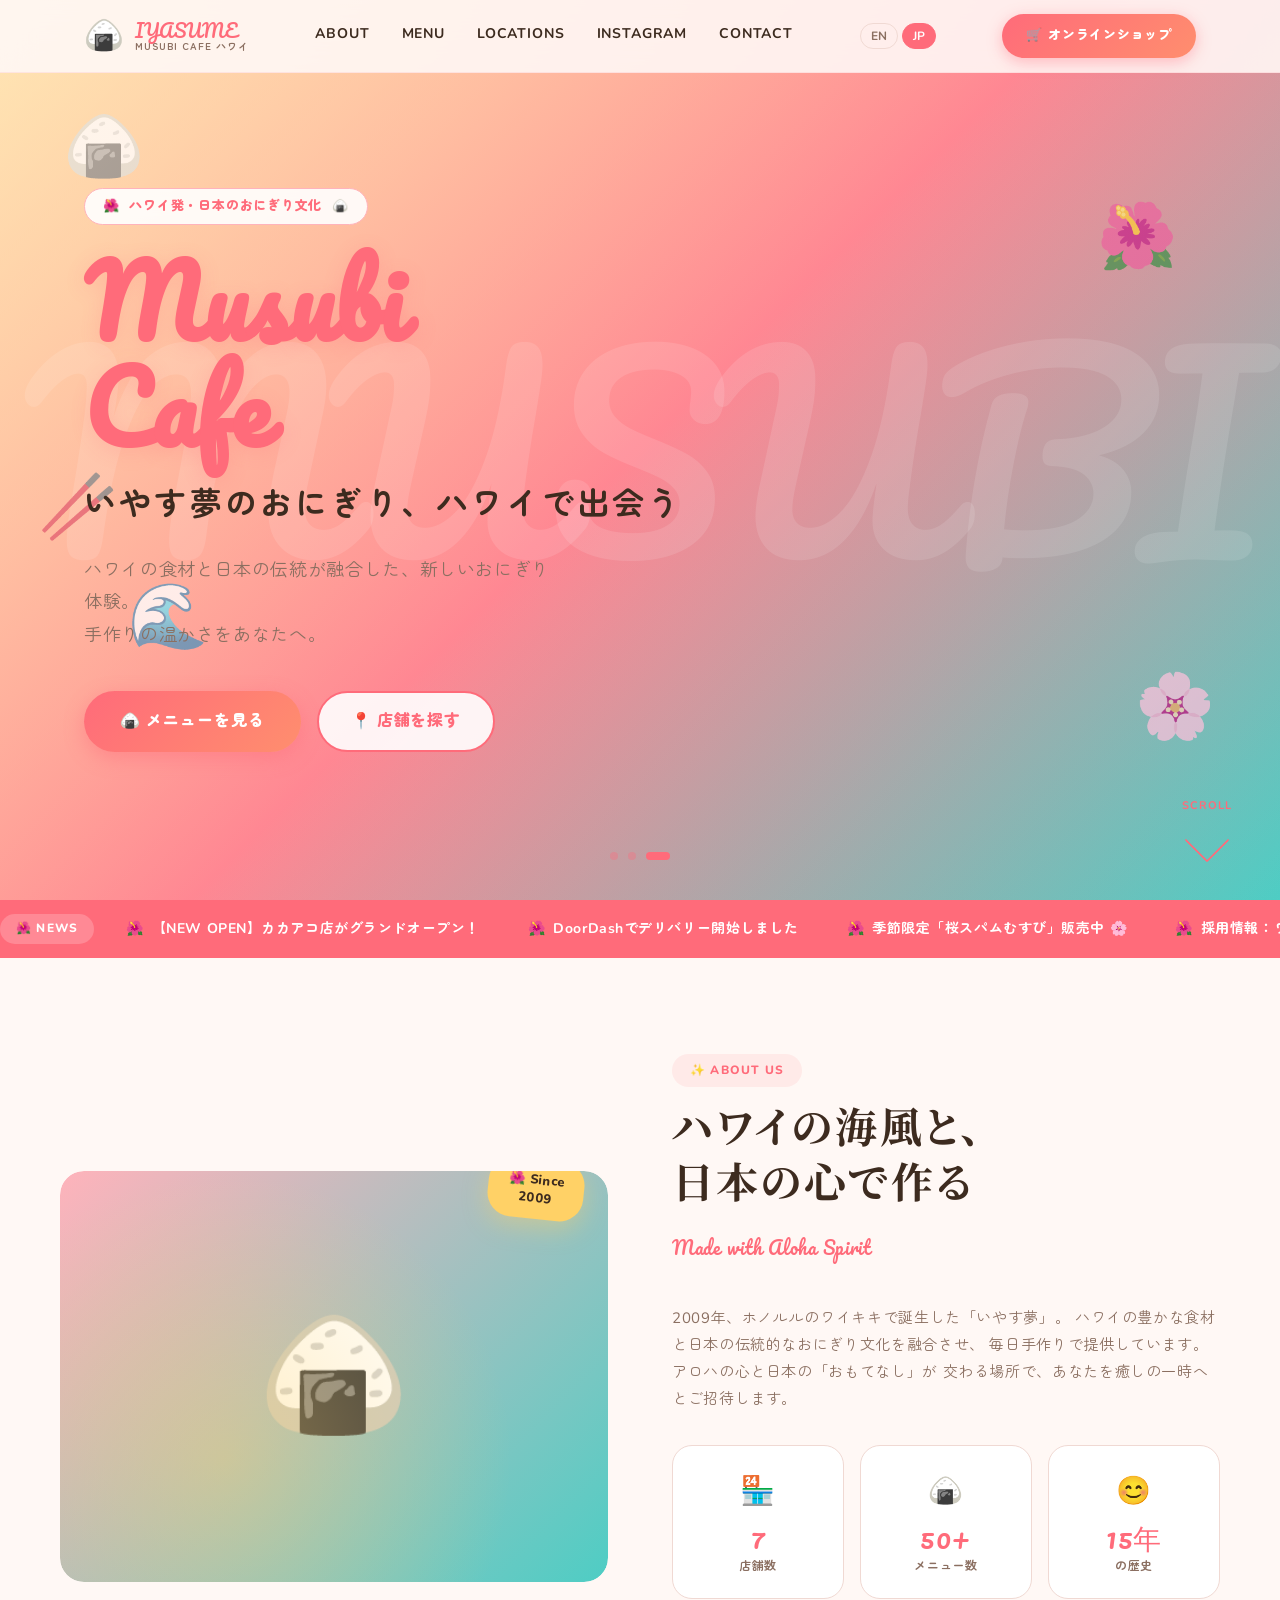
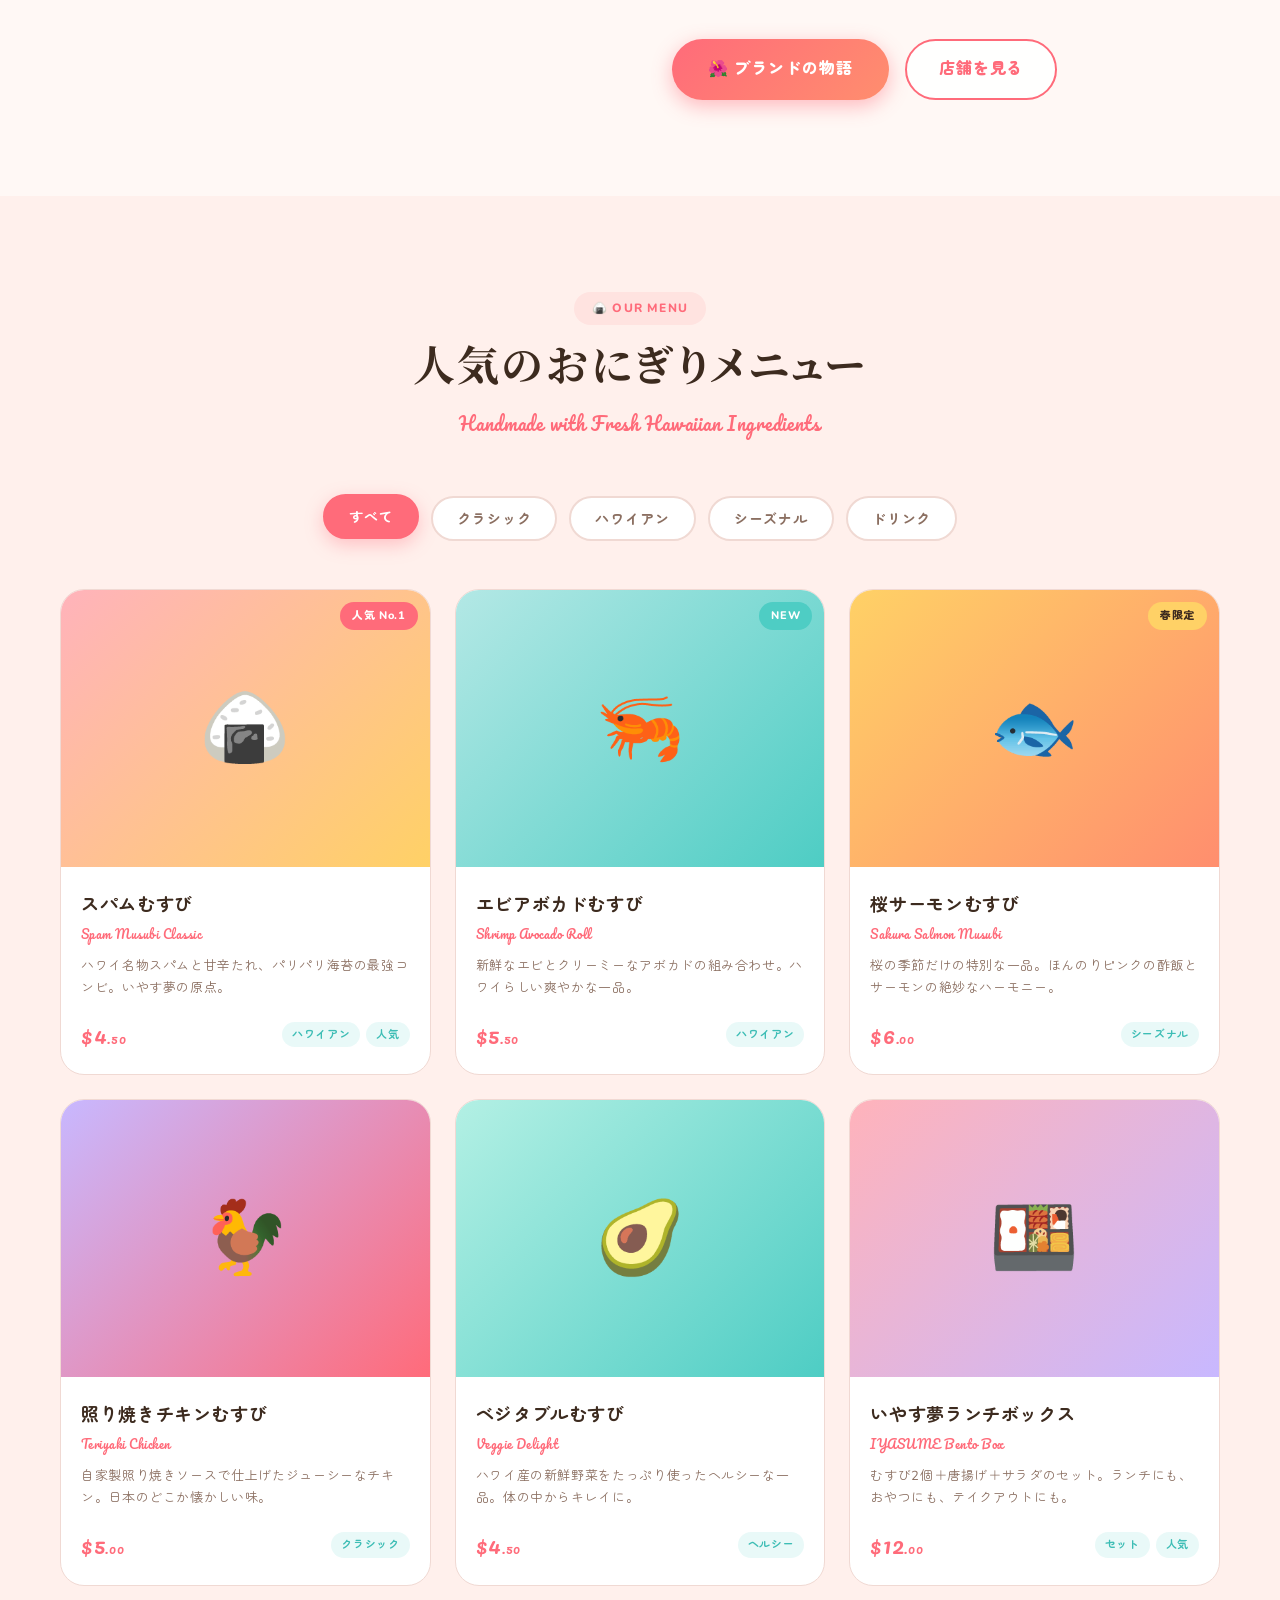
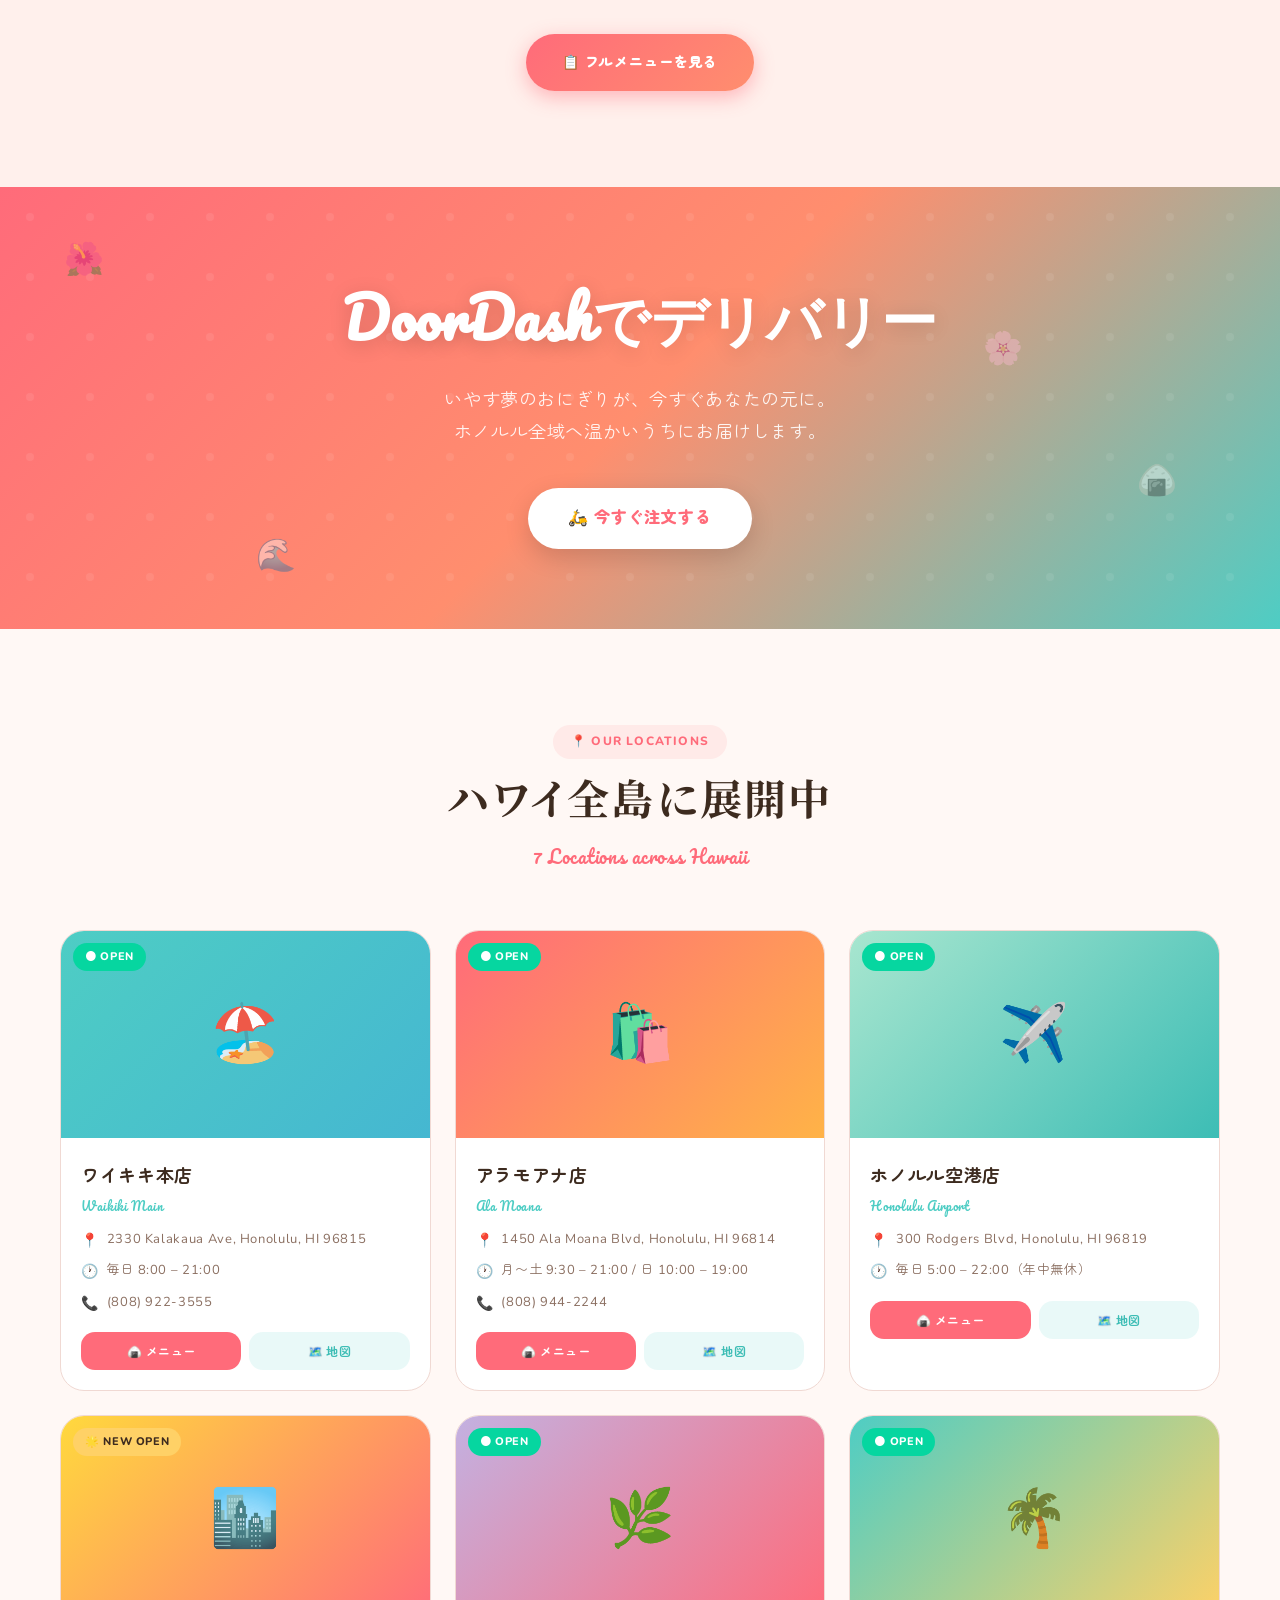
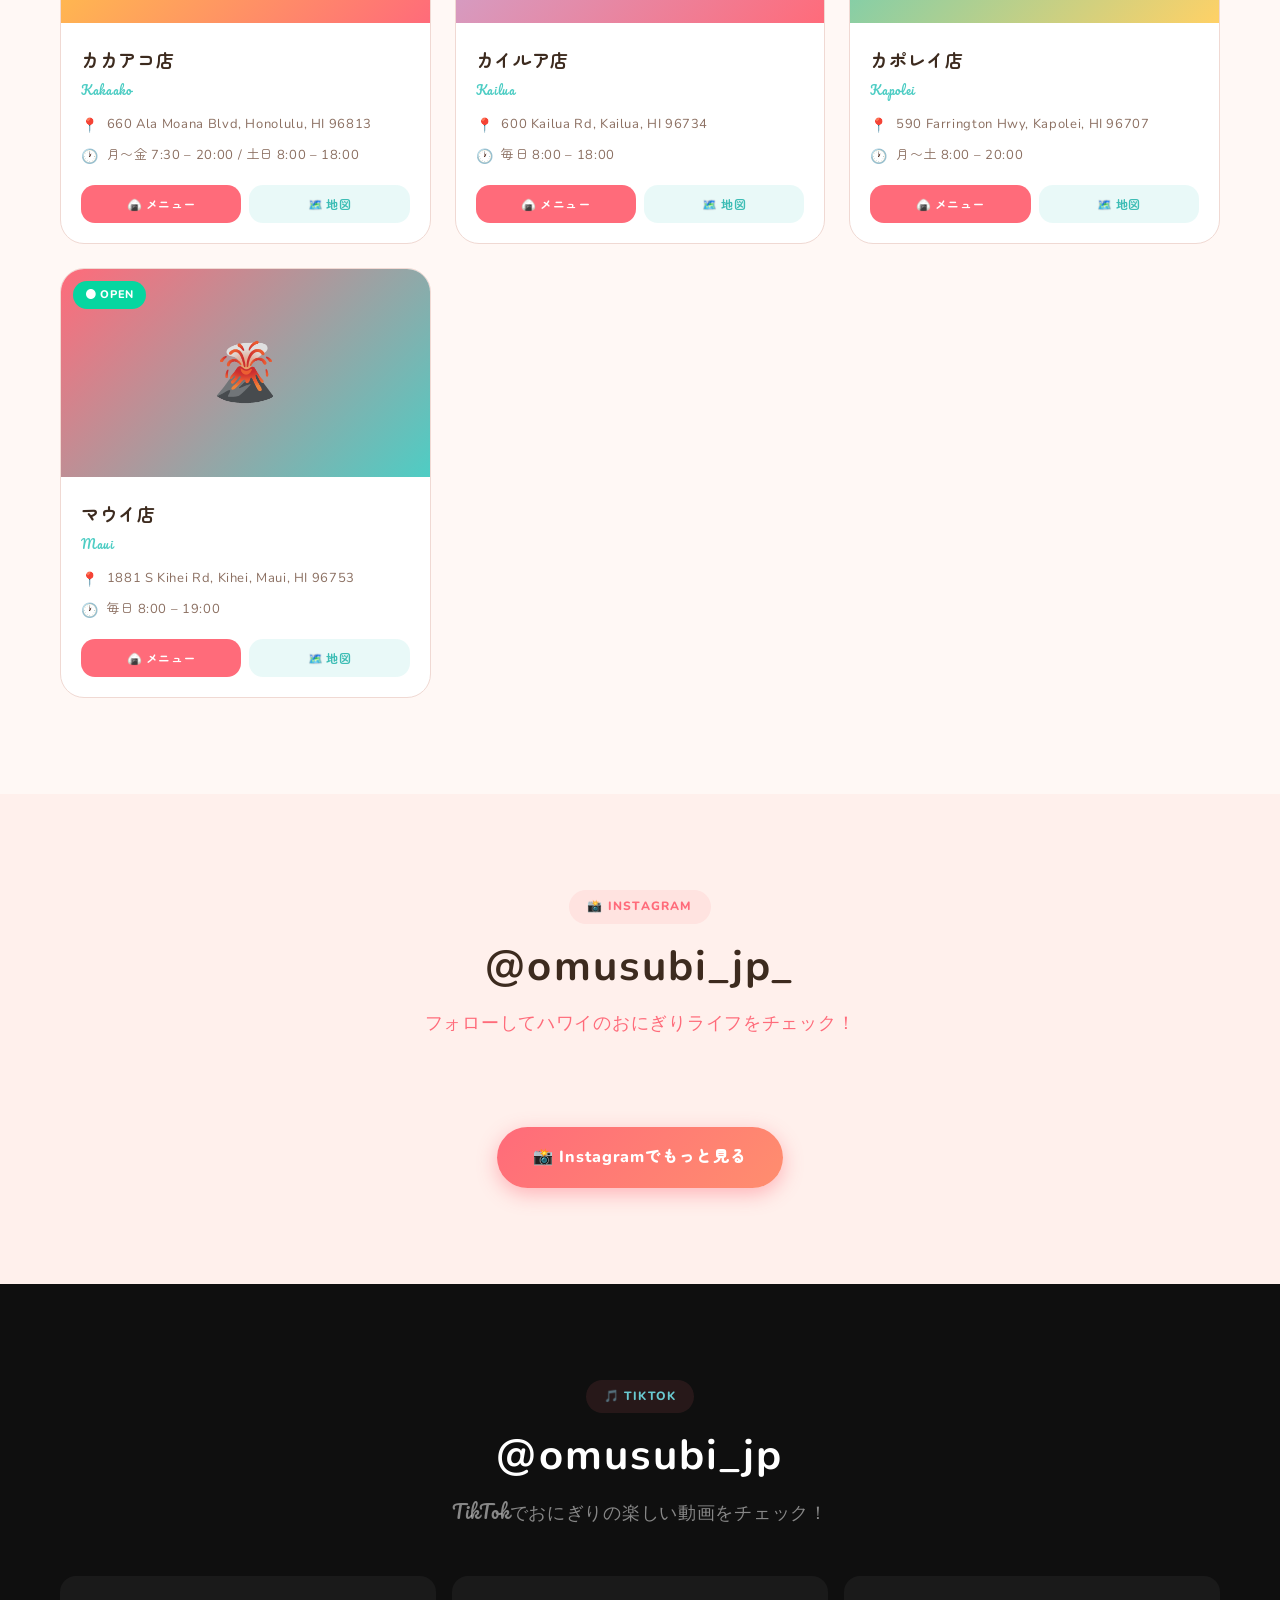
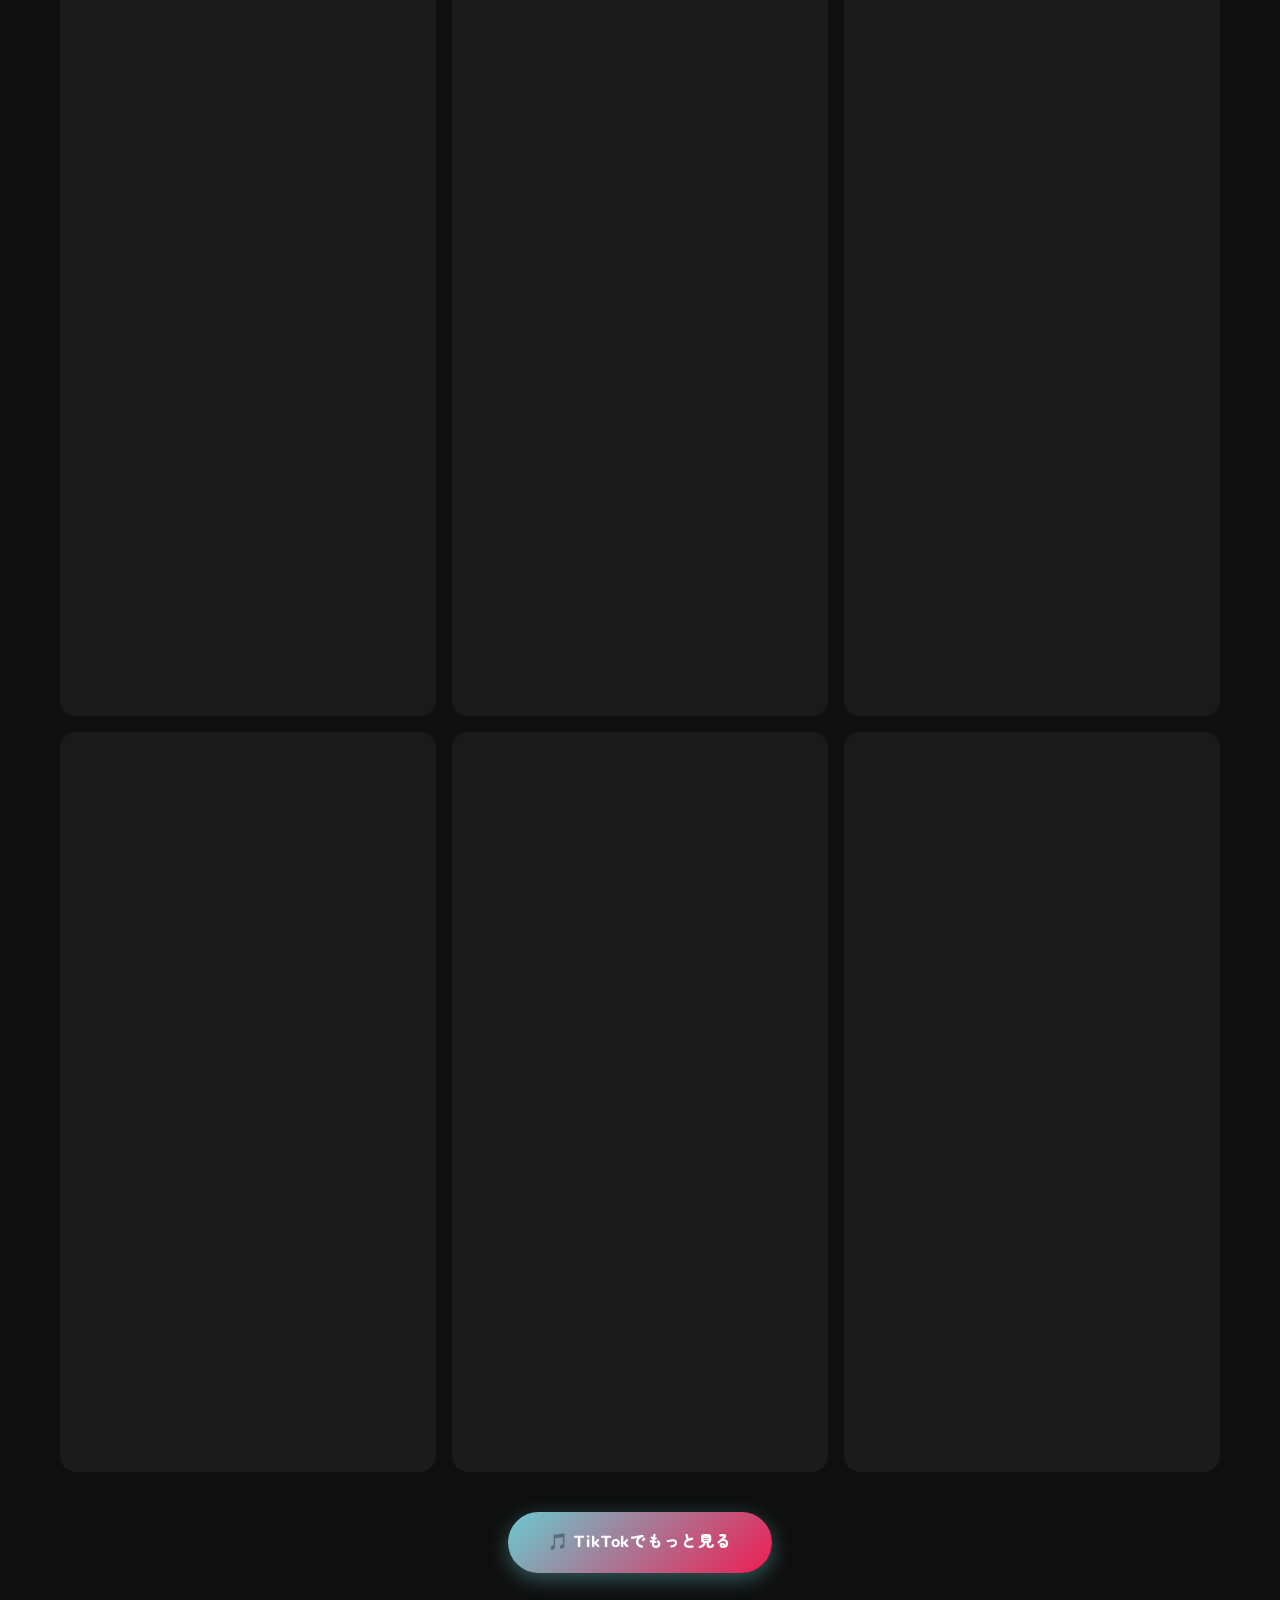
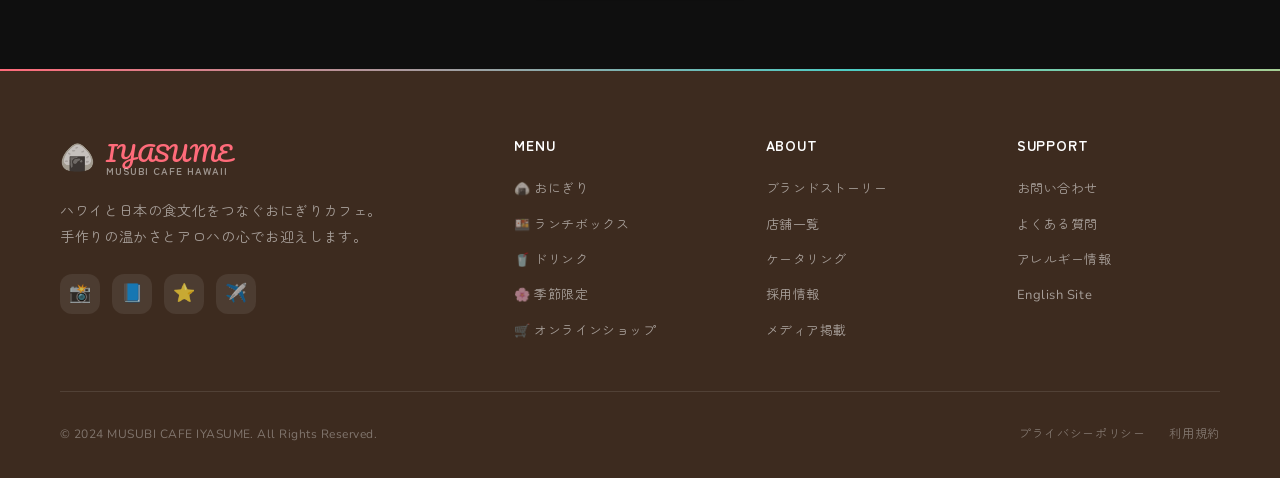
<file: index.html>
<!DOCTYPE html>
<html lang="ja">
<head>
  <meta charset="UTF-8">
  <meta name="viewport" content="width=device-width, initial-scale=1.0">
  <title>MUSUBI CAFE IYASUME | ハワイのおにぎりカフェ</title>
  <meta name="description" content="ハワイ発のおにぎりカフェ「いやす夢」。ハワイの食材と日本の伝統が出会う、新しいおにぎり体験。">
  <link rel="icon" href="favicon.svg" type="image/svg+xml">
  <link rel="preconnect" href="https://fonts.googleapis.com">
  <link rel="preconnect" href="https://fonts.gstatic.com" crossorigin>
  <link href="https://fonts.googleapis.com/css2?family=Nunito:wght@400;600;700;800;900&family=Pacifico&family=Zen+Maru+Gothic:wght@400;500;700&family=Noto+Serif+JP:wght@400;700&display=swap" rel="stylesheet">

  <style>
    /* =============================================
       CSS Variables & Reset
    ============================================= */
    :root {
      --coral:        #FF6B7A;
      --coral-dark:   #E8556A;
      --coral-light:  #FFB3BB;
      --mint:         #4ECDC4;
      --mint-dark:    #3DBDB5;
      --yellow:       #FFD166;
      --yellow-dark:  #F5B800;
      --success:      #06D6A0;
      --text:         #3D2B1F;
      --text-sub:     #8B6F61;
      --text-muted:   #C4AFA8;
      --border:       #F0D9D3;
      --bg:           #FFF8F5;
      --surface:      #FFFFFF;
      --surface-alt:  #FFF0EC;

      --font-body:    "Nunito", "Zen Maru Gothic", "Hiragino Maru Gothic ProN", "Hiragino Kaku Gothic ProN", Meiryo, sans-serif;
      --font-heading: "Nunito", "Noto Serif JP", "Zen Maru Gothic", "Hiragino Maru Gothic ProN", serif;
      --font-display: "Pacifico", "Nunito", cursive;

      --ease-bounce:  cubic-bezier(0.34, 1.56, 0.64, 1);
      --ease-smooth:  cubic-bezier(0.4, 0, 0.2, 1);
      --ease-enter:   cubic-bezier(0, 0, 0.2, 1);

      --radius-pill:  9999px;
      --radius-card:  24px;
      --radius-input: 16px;
    }

    *, *::before, *::after { box-sizing: border-box; margin: 0; padding: 0; }

    html { scroll-behavior: smooth; }

    body {
      font-family: var(--font-body);
      font-size: 16px;
      line-height: 1.8;
      letter-spacing: 0.04em;
      color: var(--text);
      background: var(--bg);
      overflow-x: hidden;
      word-break: break-all;
      overflow-wrap: break-word;
      line-break: strict;
    }

    img { max-width: 100%; display: block; }
    a { text-decoration: none; color: inherit; }
    ul { list-style: none; }

    @media (prefers-reduced-motion: reduce) {
      *, *::before, *::after {
        animation-duration: 0.01ms !important;
        transition-duration: 0.01ms !important;
      }
    }

    /* =============================================
       Page Loader
    ============================================= */
    #loader {
      position: fixed;
      inset: 0;
      background: var(--bg);
      display: flex;
      flex-direction: column;
      align-items: center;
      justify-content: center;
      z-index: 9999;
      transition: opacity 0.6s var(--ease-smooth), visibility 0.6s;
    }
    #loader.hidden { opacity: 0; visibility: hidden; }

    .loader-onigiri {
      font-size: 64px;
      animation: loaderFloat 1s var(--ease-bounce) infinite alternate;
      margin-bottom: 16px;
    }
    .loader-text {
      font-family: var(--font-display);
      font-size: 22px;
      color: var(--coral);
      letter-spacing: 0.05em;
    }
    .loader-dots span {
      display: inline-block;
      width: 8px; height: 8px;
      border-radius: 50%;
      background: var(--coral);
      margin: 0 3px;
      animation: dotPulse 1.2s var(--ease-smooth) infinite;
    }
    .loader-dots span:nth-child(2) { animation-delay: 0.2s; background: var(--mint); }
    .loader-dots span:nth-child(3) { animation-delay: 0.4s; background: var(--yellow); }

    @keyframes loaderFloat {
      from { transform: translateY(0) rotate(-5deg); }
      to   { transform: translateY(-16px) rotate(5deg); }
    }
    @keyframes dotPulse {
      0%, 80%, 100% { transform: scale(0.6); opacity: 0.4; }
      40% { transform: scale(1); opacity: 1; }
    }

    /* =============================================
       Floating Particles (背景装飾)
    ============================================= */
    .particles {
      position: fixed;
      inset: 0;
      pointer-events: none;
      z-index: 0;
      overflow: hidden;
    }
    .particle {
      position: absolute;
      font-size: 20px;
      opacity: 0;
      animation: particleDrift linear infinite;
    }
    @keyframes particleDrift {
      0%   { transform: translateY(-20px) rotate(0deg); opacity: 0; }
      10%  { opacity: 0.6; }
      90%  { opacity: 0.3; }
      100% { transform: translateY(100vh) rotate(720deg); opacity: 0; }
    }

    /* =============================================
       Scroll Reveal
    ============================================= */
    .reveal {
      opacity: 0;
      transform: translateY(32px);
      transition: opacity 0.7s var(--ease-enter), transform 0.7s var(--ease-enter);
    }
    .reveal.is-visible {
      opacity: 1;
      transform: translateY(0);
    }
    .reveal-delay-1 { transition-delay: 0.1s; }
    .reveal-delay-2 { transition-delay: 0.2s; }
    .reveal-delay-3 { transition-delay: 0.3s; }
    .reveal-delay-4 { transition-delay: 0.4s; }
    .reveal-delay-5 { transition-delay: 0.5s; }
    .reveal-delay-6 { transition-delay: 0.6s; }

    /* =============================================
       Header / Navigation
    ============================================= */
    #header {
      position: fixed;
      top: 0; left: 0; right: 0;
      z-index: 100;
      background: rgba(255, 248, 245, 0.9);
      backdrop-filter: blur(16px);
      -webkit-backdrop-filter: blur(16px);
      border-bottom: 1.5px solid rgba(255, 107, 122, 0.12);
      transition: box-shadow 0.3s var(--ease-smooth), background 0.3s;
    }
    #header.scrolled {
      box-shadow: 0 4px 24px rgba(255, 107, 122, 0.12);
      background: rgba(255, 248, 245, 0.97);
    }

    .header-inner {
      max-width: 1160px;
      margin: 0 auto;
      padding: 0 24px;
      height: 72px;
      display: flex;
      align-items: center;
      justify-content: space-between;
      gap: 24px;
    }

    .logo {
      display: flex;
      align-items: center;
      gap: 10px;
      flex-shrink: 0;
    }
    .logo-icon {
      font-size: 32px;
      animation: logoFloat 3s ease-in-out infinite;
    }
    @keyframes logoFloat {
      0%, 100% { transform: translateY(0) rotate(0deg); }
      50%       { transform: translateY(-4px) rotate(3deg); }
    }
    .logo-text {
      display: flex;
      flex-direction: column;
      line-height: 1.1;
    }
    .logo-main {
      font-family: var(--font-display);
      font-size: 18px;
      color: var(--coral);
      letter-spacing: 0.02em;
    }
    .logo-sub {
      font-family: "Zen Maru Gothic", sans-serif;
      font-size: 10px;
      font-weight: 700;
      color: var(--text-sub);
      letter-spacing: 0.1em;
    }

    .nav {
      display: flex;
      align-items: center;
      gap: 32px;
    }
    .nav-link {
      position: relative;
      font-weight: 700;
      font-size: 14px;
      letter-spacing: 0.06em;
      color: var(--text);
      padding-bottom: 4px;
      transition: color 0.2s var(--ease-smooth);
      white-space: nowrap;
    }
    .nav-link::after {
      content: '';
      position: absolute;
      bottom: 0; left: 50%;
      transform: translateX(-50%);
      width: 0; height: 2px;
      background: linear-gradient(90deg, var(--coral), var(--mint));
      border-radius: var(--radius-pill);
      transition: width 0.35s var(--ease-bounce);
    }
    .nav-link:hover { color: var(--coral); }
    .nav-link:hover::after { width: 100%; }

    .header-cta {
      background: linear-gradient(135deg, var(--coral) 0%, #FF8E6E 100%);
      color: #fff;
      padding: 10px 24px;
      border-radius: var(--radius-pill);
      font-size: 13px;
      font-weight: 800;
      letter-spacing: 0.06em;
      box-shadow: 0 4px 15px rgba(255, 107, 122, 0.4);
      transition: all 0.3s var(--ease-bounce);
      white-space: nowrap;
    }
    .header-cta:hover {
      transform: translateY(-3px) scale(1.04);
      box-shadow: 0 8px 25px rgba(255, 107, 122, 0.5);
    }

    .lang-switch {
      display: flex;
      gap: 4px;
    }
    .lang-btn {
      padding: 4px 10px;
      border-radius: var(--radius-pill);
      font-size: 12px;
      font-weight: 700;
      cursor: pointer;
      border: 1.5px solid var(--border);
      background: transparent;
      color: var(--text-sub);
      font-family: var(--font-body);
      transition: all 0.2s var(--ease-smooth);
    }
    .lang-btn.active, .lang-btn:hover {
      background: var(--coral);
      border-color: var(--coral);
      color: #fff;
    }

    /* ハンバーガー */
    .hamburger {
      display: none;
      flex-direction: column;
      gap: 5px;
      cursor: pointer;
      padding: 8px;
      border: none;
      background: none;
    }
    .hamburger span {
      display: block;
      width: 24px; height: 2.5px;
      background: var(--coral);
      border-radius: 2px;
      transition: all 0.3s var(--ease-smooth);
    }

    .mobile-menu {
      display: none;
      position: fixed;
      inset: 72px 0 0 0;
      background: #FFF8F5;
      border-top: 2px solid var(--border);
      box-shadow: 0 8px 32px rgba(255,107,122,0.12);
      z-index: 99;
      padding: 32px 24px 48px;
      flex-direction: column;
      gap: 8px;
      transform: translateX(100%);
      transition: transform 0.4s var(--ease-bounce);
      overflow-y: auto;
    }
    .mobile-menu.open { transform: translateX(0); }
    .mobile-menu .nav-link {
      font-size: 18px;
      padding: 12px 0;
      border-bottom: 1px solid var(--border);
    }

    /* =============================================
       Hero Section
    ============================================= */
    .hero {
      position: relative;
      min-height: 100vh;
      display: flex;
      align-items: center;
      overflow: hidden;
    }

    .hero-slides {
      position: absolute;
      inset: 0;
    }
    .hero-slide {
      position: absolute;
      inset: 0;
      opacity: 0;
      transition: opacity 1.2s var(--ease-smooth);
    }
    .hero-slide.active { opacity: 1; }
    .hero-slide-1 {
      background: linear-gradient(135deg, #FFB3BB 0%, #4ECDC4 50%, #FFD166 100%);
    }
    .hero-slide-2 {
      background: linear-gradient(135deg, #4ECDC4 0%, #FF6B7A 60%, #FFB3BB 100%);
    }
    .hero-slide-3 {
      background: linear-gradient(135deg, #FFD166 0%, #FF6B7A 50%, #4ECDC4 100%);
    }

    /* 背景の大きな装飾テキスト */
    .hero-bg-text {
      position: absolute;
      inset: 0;
      display: flex;
      align-items: center;
      justify-content: center;
      font-family: var(--font-display);
      font-size: clamp(120px, 20vw, 280px);
      color: rgba(255,255,255,0.12);
      letter-spacing: -0.04em;
      pointer-events: none;
      user-select: none;
      white-space: nowrap;
    }

    /* 浮遊するおにぎり */
    .hero-floats {
      position: absolute;
      inset: 0;
      pointer-events: none;
    }
    .hero-float {
      position: absolute;
      font-size: clamp(32px, 5vw, 64px);
      animation: heroFloat linear infinite;
      opacity: 0.8;
    }
    .hf1 { top: 10%; left: 5%;  animation-duration: 6s;  animation-delay: 0s; }
    .hf2 { top: 20%; right: 8%; animation-duration: 8s;  animation-delay: -2s; }
    .hf3 { bottom: 25%; left: 10%; animation-duration: 7s; animation-delay: -4s; }
    .hf4 { bottom: 15%; right: 5%; animation-duration: 5s; animation-delay: -1s; }
    .hf5 { top: 50%; left: 3%;  animation-duration: 9s;  animation-delay: -3s; }

    @keyframes heroFloat {
      0%, 100% { transform: translateY(0) rotate(-8deg); }
      33%       { transform: translateY(-20px) rotate(4deg); }
      66%       { transform: translateY(-10px) rotate(-4deg); }
    }

    /* オーバーレイ */
    .hero-overlay {
      position: absolute;
      inset: 0;
      background: linear-gradient(135deg,
        rgba(255,248,245,0.55) 0%,
        rgba(255,248,245,0.2) 50%,
        rgba(78,205,196,0.1) 100%);
    }

    .hero-content {
      position: relative;
      z-index: 2;
      max-width: 1160px;
      margin: 0 auto;
      padding: 120px 24px 80px;
      width: 100%;
    }

    .hero-badge {
      display: inline-flex;
      align-items: center;
      gap: 8px;
      background: rgba(255,255,255,0.9);
      backdrop-filter: blur(8px);
      border: 1.5px solid var(--coral-light);
      padding: 6px 18px;
      border-radius: var(--radius-pill);
      font-size: 13px;
      font-weight: 800;
      color: var(--coral);
      letter-spacing: 0.06em;
      margin-bottom: 24px;
      animation: fadeInUp 0.8s var(--ease-enter) 0.2s both;
    }

    .hero-title {
      font-family: var(--font-display);
      font-size: clamp(48px, 8vw, 96px);
      color: var(--coral);
      line-height: 1.1;
      margin-bottom: 12px;
      text-shadow: 0 4px 20px rgba(255,107,122,0.2);
      animation: heroTextReveal 1s var(--ease-bounce) 0.4s both;
    }

    .hero-title-jp {
      font-family: "Zen Maru Gothic", sans-serif;
      font-size: clamp(20px, 3vw, 32px);
      font-weight: 700;
      color: var(--text);
      letter-spacing: 0.1em;
      margin-bottom: 24px;
      animation: fadeInUp 0.8s var(--ease-enter) 0.6s both;
    }

    .hero-desc {
      font-size: clamp(15px, 2vw, 18px);
      color: var(--text-sub);
      max-width: 480px;
      margin-bottom: 40px;
      animation: fadeInUp 0.8s var(--ease-enter) 0.8s both;
    }

    .hero-ctas {
      display: flex;
      gap: 16px;
      flex-wrap: wrap;
      animation: fadeInUp 0.8s var(--ease-enter) 1s both;
    }

    .btn-primary {
      display: inline-flex;
      align-items: center;
      gap: 8px;
      background: linear-gradient(135deg, var(--coral) 0%, #FF8E6E 100%);
      color: #fff;
      padding: 16px 36px;
      border-radius: var(--radius-pill);
      font-size: 16px;
      font-weight: 800;
      letter-spacing: 0.06em;
      box-shadow: 0 6px 20px rgba(255, 107, 122, 0.45);
      transition: all 0.35s var(--ease-bounce);
      border: none;
      cursor: pointer;
      font-family: var(--font-body);
    }
    .btn-primary:hover {
      transform: translateY(-4px) scale(1.04);
      box-shadow: 0 12px 32px rgba(255, 107, 122, 0.55);
      background: linear-gradient(135deg, var(--coral-dark) 0%, #FF6B4A 100%);
    }
    .btn-primary:active { transform: translateY(0) scale(0.98); }

    .btn-secondary {
      display: inline-flex;
      align-items: center;
      gap: 8px;
      background: rgba(255,255,255,0.9);
      backdrop-filter: blur(8px);
      color: var(--coral);
      padding: 14px 32px;
      border-radius: var(--radius-pill);
      font-size: 16px;
      font-weight: 800;
      letter-spacing: 0.06em;
      border: 2px solid var(--coral);
      transition: all 0.3s var(--ease-bounce);
      cursor: pointer;
      font-family: var(--font-body);
    }
    .btn-secondary:hover {
      background: var(--coral);
      color: #fff;
      transform: translateY(-3px);
      box-shadow: 0 8px 24px rgba(255, 107, 122, 0.4);
    }

    /* スライドインジケーター */
    .hero-dots {
      position: absolute;
      bottom: 40px;
      left: 50%;
      transform: translateX(-50%);
      display: flex;
      gap: 10px;
      z-index: 3;
    }
    .hero-dot {
      width: 8px; height: 8px;
      border-radius: 50%;
      background: rgba(255,107,122,0.35);
      cursor: pointer;
      transition: all 0.3s var(--ease-bounce);
      border: none;
    }
    .hero-dot.active {
      background: var(--coral);
      width: 24px;
      border-radius: var(--radius-pill);
    }

    /* スクロールダウン矢印 */
    .scroll-down {
      position: absolute;
      bottom: 44px;
      right: 48px;
      display: flex;
      flex-direction: column;
      align-items: center;
      gap: 8px;
      color: var(--coral);
      font-size: 11px;
      font-weight: 700;
      letter-spacing: 0.1em;
      animation: scrollBounce 2s ease-in-out infinite;
      z-index: 3;
    }
    .scroll-down-arrow {
      width: 32px; height: 32px;
      border-right: 2px solid var(--coral);
      border-bottom: 2px solid var(--coral);
      transform: rotate(45deg);
      border-radius: 2px;
    }
    @keyframes scrollBounce {
      0%, 100% { transform: translateY(0); }
      50%       { transform: translateY(8px); }
    }

    @keyframes fadeInUp {
      from { opacity: 0; transform: translateY(24px); }
      to   { opacity: 1; transform: translateY(0); }
    }
    @keyframes heroTextReveal {
      from { opacity: 0; transform: translateY(48px) scale(0.92); }
      to   { opacity: 1; transform: translateY(0) scale(1); }
    }

    /* =============================================
       News Ticker
    ============================================= */
    .news-ticker {
      background: var(--coral);
      padding: 14px 0;
      overflow: hidden;
      position: relative;
      z-index: 1;
    }
    .news-ticker-inner {
      display: flex;
      align-items: center;
      gap: 0;
      white-space: nowrap;
      animation: tickerScroll 30s linear infinite;
    }
    .news-ticker-inner:hover { animation-play-state: paused; }
    .ticker-label {
      display: inline-flex;
      align-items: center;
      gap: 6px;
      background: rgba(255,255,255,0.2);
      padding: 4px 16px;
      border-radius: var(--radius-pill);
      font-size: 12px;
      font-weight: 800;
      color: #fff;
      letter-spacing: 0.1em;
      margin-right: 32px;
      flex-shrink: 0;
    }
    .ticker-item {
      display: inline-flex;
      align-items: center;
      gap: 8px;
      color: #fff;
      font-size: 14px;
      font-weight: 700;
      letter-spacing: 0.04em;
      padding-right: 48px;
      flex-shrink: 0;
    }
    .ticker-item::before {
      content: '🌺';
    }
    @keyframes tickerScroll {
      from { transform: translateX(0); }
      to   { transform: translateX(-50%); }
    }

    /* =============================================
       Section共通
    ============================================= */
    .section {
      padding: 96px 24px;
      position: relative;
    }
    .section-inner {
      max-width: 1160px;
      margin: 0 auto;
    }

    .section-tag {
      display: inline-flex;
      align-items: center;
      gap: 8px;
      background: rgba(255, 107, 122, 0.1);
      color: var(--coral);
      padding: 6px 18px;
      border-radius: var(--radius-pill);
      font-size: 12px;
      font-weight: 800;
      letter-spacing: 0.1em;
      margin-bottom: 16px;
    }

    .section-title {
      font-family: var(--font-heading);
      font-size: clamp(28px, 4vw, 42px);
      font-weight: 700;
      line-height: 1.3;
      letter-spacing: 0.05em;
      color: var(--text);
      margin-bottom: 12px;
      font-feature-settings: "palt" 1;
    }

    .section-title-en {
      font-family: var(--font-display);
      font-size: clamp(14px, 2vw, 18px);
      color: var(--coral);
      letter-spacing: 0.04em;
      margin-bottom: 40px;
    }

    /* =============================================
       About Section
    ============================================= */
    .about {
      background: var(--bg);
    }
    .about-grid {
      display: grid;
      grid-template-columns: 1fr 1fr;
      gap: 64px;
      align-items: center;
    }

    .about-visual {
      position: relative;
      border-radius: var(--radius-card);
      overflow: hidden;
    }
    .about-visual-inner {
      aspect-ratio: 4/3;
      background: linear-gradient(135deg, var(--coral-light) 0%, var(--mint) 100%);
      border-radius: var(--radius-card);
      display: flex;
      align-items: center;
      justify-content: center;
      font-size: 120px;
      position: relative;
      overflow: hidden;
    }
    .about-visual-inner::before {
      content: '';
      position: absolute;
      inset: 0;
      background: radial-gradient(circle at 30% 70%, rgba(255,209,102,0.4), transparent 60%);
    }
    .about-visual-badge {
      position: absolute;
      top: -12px;
      right: 24px;
      background: var(--yellow);
      color: var(--text);
      padding: 12px 20px;
      border-radius: var(--radius-card);
      font-size: 13px;
      font-weight: 800;
      text-align: center;
      line-height: 1.4;
      box-shadow: 0 8px 24px rgba(255,209,102,0.4);
      transform: rotate(6deg);
      animation: badgeWiggle 3s ease-in-out infinite;
    }
    @keyframes badgeWiggle {
      0%, 100% { transform: rotate(6deg); }
      50%       { transform: rotate(3deg) scale(1.03); }
    }

    .about-text .section-title { margin-bottom: 20px; }

    .about-desc {
      color: var(--text-sub);
      margin-bottom: 32px;
      font-size: 15px;
    }

    .about-stats {
      display: grid;
      grid-template-columns: repeat(3, 1fr);
      gap: 16px;
      margin-bottom: 40px;
    }
    .stat-card {
      background: var(--surface);
      border: 1.5px solid var(--border);
      border-radius: 20px;
      padding: 20px 16px;
      text-align: center;
      transition: all 0.3s var(--ease-bounce);
    }
    .stat-card:hover {
      border-color: var(--coral);
      transform: translateY(-4px);
      box-shadow: 0 8px 24px rgba(255,107,122,0.15);
    }
    .stat-icon { font-size: 28px; margin-bottom: 8px; }
    .stat-number {
      font-family: var(--font-display);
      font-size: 28px;
      color: var(--coral);
      line-height: 1;
      margin-bottom: 4px;
    }
    .stat-label {
      font-size: 12px;
      font-weight: 700;
      color: var(--text-sub);
      letter-spacing: 0.06em;
    }

    /* =============================================
       Menu Section
    ============================================= */
    .menu {
      background: var(--surface-alt);
    }
    .menu-header {
      text-align: center;
      margin-bottom: 56px;
    }

    .menu-tabs {
      display: flex;
      justify-content: center;
      gap: 12px;
      margin-bottom: 48px;
      flex-wrap: wrap;
    }
    .menu-tab {
      padding: 10px 24px;
      border-radius: var(--radius-pill);
      font-size: 14px;
      font-weight: 700;
      letter-spacing: 0.06em;
      cursor: pointer;
      border: 2px solid var(--border);
      background: var(--surface);
      color: var(--text-sub);
      transition: all 0.25s var(--ease-bounce);
      font-family: var(--font-body);
    }
    .menu-tab.active, .menu-tab:hover {
      background: var(--coral);
      border-color: var(--coral);
      color: #fff;
      transform: translateY(-2px);
      box-shadow: 0 6px 18px rgba(255,107,122,0.35);
    }

    .menu-grid {
      display: grid;
      grid-template-columns: repeat(auto-fill, minmax(280px, 1fr));
      gap: 24px;
    }

    .menu-card {
      background: var(--surface);
      border: 1.5px solid var(--border);
      border-radius: var(--radius-card);
      overflow: hidden;
      transition: all 0.4s var(--ease-bounce);
      cursor: pointer;
      position: relative;
    }
    .menu-card:hover {
      transform: translateY(-10px) rotate(0.5deg);
      box-shadow: 0 20px 48px rgba(255,107,122,0.2);
      border-color: var(--coral);
    }
    .menu-card-img {
      aspect-ratio: 4/3;
      display: flex;
      align-items: center;
      justify-content: center;
      font-size: 72px;
      position: relative;
      overflow: hidden;
      transition: all 0.5s var(--ease-smooth);
    }
    .menu-card:hover .menu-card-img { transform: scale(1.04); }

    .menu-card-img-1 { background: linear-gradient(135deg, #FFB3BB, #FFD166); }
    .menu-card-img-2 { background: linear-gradient(135deg, #B3E8E5, #4ECDC4); }
    .menu-card-img-3 { background: linear-gradient(135deg, #FFD166, #FF8E6E); }
    .menu-card-img-4 { background: linear-gradient(135deg, #C8B8FF, #FF6B7A); }
    .menu-card-img-5 { background: linear-gradient(135deg, #B3F0E4, #4ECDC4); }
    .menu-card-img-6 { background: linear-gradient(135deg, #FFB3BB, #C8B8FF); }

    .menu-card-badge {
      position: absolute;
      top: 12px; right: 12px;
      padding: 4px 12px;
      border-radius: var(--radius-pill);
      font-size: 11px;
      font-weight: 800;
      letter-spacing: 0.06em;
    }
    .badge-popular { background: var(--coral); color: #fff; }
    .badge-new     { background: var(--mint);  color: #fff; animation: badgePulse 2s ease-in-out infinite; }
    .badge-seasonal{ background: var(--yellow); color: var(--text); }

    @keyframes badgePulse {
      0%, 100% { transform: scale(1); }
      50%       { transform: scale(1.08); }
    }

    .menu-card-body { padding: 20px; }
    .menu-card-name {
      font-family: "Zen Maru Gothic", sans-serif;
      font-size: 18px;
      font-weight: 700;
      color: var(--text);
      margin-bottom: 4px;
      font-feature-settings: "palt" 1;
    }
    .menu-card-name-en {
      font-family: var(--font-display);
      font-size: 12px;
      color: var(--coral);
      margin-bottom: 10px;
      letter-spacing: 0.04em;
    }
    .menu-card-desc {
      font-size: 13px;
      color: var(--text-sub);
      line-height: 1.7;
      margin-bottom: 16px;
    }
    .menu-card-footer {
      display: flex;
      align-items: center;
      justify-content: space-between;
    }
    .menu-card-price {
      font-family: var(--font-display);
      font-size: 22px;
      color: var(--coral);
    }
    .menu-card-price span { font-size: 13px; }
    .menu-card-tag {
      display: flex;
      gap: 6px;
    }
    .tag {
      padding: 3px 10px;
      border-radius: var(--radius-pill);
      font-size: 11px;
      font-weight: 700;
      background: rgba(78,205,196,0.12);
      color: var(--mint-dark);
    }

    /* =============================================
       Locations Section
    ============================================= */
    .locations {
      background: var(--bg);
    }
    .locations-header {
      text-align: center;
      margin-bottom: 56px;
    }

    .locations-grid {
      display: grid;
      grid-template-columns: repeat(auto-fill, minmax(300px, 1fr));
      gap: 24px;
    }

    .location-card {
      background: var(--surface);
      border: 1.5px solid var(--border);
      border-radius: var(--radius-card);
      overflow: hidden;
      transition: all 0.4s var(--ease-bounce);
      position: relative;
    }
    .location-card:hover {
      transform: translateY(-8px) rotate(0.3deg);
      box-shadow: 0 16px 40px rgba(255,107,122,0.18);
      border-color: var(--coral);
    }

    .location-card-img {
      aspect-ratio: 16/9;
      display: flex;
      align-items: center;
      justify-content: center;
      font-size: 56px;
      overflow: hidden;
      transition: transform 0.5s var(--ease-smooth);
      position: relative;
    }
    .location-card:hover .location-card-img { transform: scale(1.06); }

    .loc-img-1 { background: linear-gradient(135deg, #4ECDC4, #45B7D1); }
    .loc-img-2 { background: linear-gradient(135deg, #FF6B7A, #FFB347); }
    .loc-img-3 { background: linear-gradient(135deg, #A8E6CF, #3DBDB5); }
    .loc-img-4 { background: linear-gradient(135deg, #FFD93D, #FF6B7A); }
    .loc-img-5 { background: linear-gradient(135deg, #C3B1E1, #FF6B7A); }
    .loc-img-6 { background: linear-gradient(135deg, #4ECDC4, #FFD166); }
    .loc-img-7 { background: linear-gradient(135deg, #FF6B7A, #4ECDC4); }

    .location-status {
      position: absolute;
      top: 12px; left: 12px;
      padding: 4px 12px;
      border-radius: var(--radius-pill);
      font-size: 11px;
      font-weight: 800;
    }
    .status-open   { background: var(--success); color: #fff; }
    .status-closed { background: rgba(0,0,0,0.35); color: #fff; }
    .status-new    { background: var(--yellow); color: var(--text); animation: badgePulse 2s ease-in-out infinite; }

    .location-card-body { padding: 20px; }
    .location-name {
      font-family: "Zen Maru Gothic", sans-serif;
      font-size: 18px;
      font-weight: 700;
      color: var(--text);
      margin-bottom: 4px;
      font-feature-settings: "palt" 1;
    }
    .location-name-en {
      font-family: var(--font-display);
      font-size: 12px;
      color: var(--mint);
      margin-bottom: 12px;
    }
    .location-info {
      display: flex;
      flex-direction: column;
      gap: 6px;
      margin-bottom: 16px;
    }
    .location-info-item {
      display: flex;
      align-items: flex-start;
      gap: 8px;
      font-size: 13px;
      color: var(--text-sub);
    }
    .location-info-icon { flex-shrink: 0; font-size: 14px; }
    .location-actions {
      display: flex;
      gap: 8px;
    }
    .btn-location {
      flex: 1;
      padding: 10px;
      border-radius: 14px;
      font-size: 12px;
      font-weight: 700;
      text-align: center;
      cursor: pointer;
      border: none;
      font-family: var(--font-body);
      transition: all 0.25s var(--ease-bounce);
      letter-spacing: 0.04em;
    }
    .btn-location-primary {
      background: var(--coral);
      color: #fff;
    }
    .btn-location-primary:hover {
      background: var(--coral-dark);
      transform: translateY(-2px);
      box-shadow: 0 4px 12px rgba(255,107,122,0.35);
    }
    .btn-location-secondary {
      background: rgba(78,205,196,0.12);
      color: var(--mint-dark);
    }
    .btn-location-secondary:hover {
      background: var(--mint);
      color: #fff;
      transform: translateY(-2px);
    }

    /* =============================================
       Highlight Banner
    ============================================= */
    .highlight-banner {
      background: linear-gradient(135deg, var(--coral) 0%, #FF8E6E 50%, var(--mint) 100%);
      padding: 80px 24px;
      text-align: center;
      position: relative;
      overflow: hidden;
    }
    .highlight-banner::before {
      content: '';
      position: absolute;
      inset: 0;
      background: url("data:image/svg+xml,%3Csvg width='60' height='60' viewBox='0 0 60 60' xmlns='http://www.w3.org/2000/svg'%3E%3Cg fill='none' fill-rule='evenodd'%3E%3Cg fill='%23ffffff' fill-opacity='0.08'%3E%3Ccircle cx='30' cy='30' r='4'/%3E%3C/g%3E%3C/g%3E%3C/svg%3E");
    }
    .highlight-banner .section-inner { position: relative; }
    .highlight-title {
      font-family: var(--font-display);
      font-size: clamp(32px, 5vw, 56px);
      color: #fff;
      margin-bottom: 16px;
      text-shadow: 0 4px 20px rgba(0,0,0,0.15);
    }
    .highlight-desc {
      color: rgba(255,255,255,0.9);
      font-size: 18px;
      margin-bottom: 40px;
      max-width: 560px;
      margin-left: auto;
      margin-right: auto;
    }
    .highlight-floats {
      position: absolute;
      inset: 0;
      pointer-events: none;
    }
    .hbf {
      position: absolute;
      font-size: 32px;
      opacity: 0.4;
      animation: heroFloat 5s ease-in-out infinite;
    }
    .hbf1 { top: 10%; left: 5%;  animation-delay: 0s; }
    .hbf2 { top: 60%; right: 8%; animation-delay: -2s; }
    .hbf3 { bottom: 10%; left: 20%; animation-delay: -4s; }
    .hbf4 { top: 30%; right: 20%; animation-delay: -1s; }

    .btn-white {
      display: inline-flex;
      align-items: center;
      gap: 8px;
      background: #fff;
      color: var(--coral);
      padding: 16px 40px;
      border-radius: var(--radius-pill);
      font-size: 16px;
      font-weight: 800;
      letter-spacing: 0.06em;
      box-shadow: 0 8px 24px rgba(0,0,0,0.15);
      transition: all 0.35s var(--ease-bounce);
    }
    .btn-white:hover {
      transform: translateY(-4px) scale(1.04);
      box-shadow: 0 16px 40px rgba(0,0,0,0.2);
      color: var(--coral-dark);
    }

    /* =============================================
       Instagram Section
    ============================================= */
    .instagram {
      background: var(--surface-alt);
      text-align: center;
    }
    .instagram-grid {
      display: grid;
      grid-template-columns: repeat(2, 1fr);
      gap: 20px;
      margin-bottom: 40px;
      justify-items: center;
    }
    .instagram-grid .instagram-media {
      width: 100% !important;
      max-width: 540px !important;
      min-width: 0 !important;
      border-radius: 16px !important;
      box-shadow: 0 4px 20px rgba(0,0,0,0.08) !important;
    }
    @media (max-width: 768px) {
      .instagram-grid { grid-template-columns: 1fr; }
    }

    /* =============================================
       TikTok Section
    ============================================= */
    .tiktok {
      background: #0f0f0f;
      text-align: center;
    }
    .tiktok .section-tag { color: #69C9D0; }
    .tiktok .section-title { color: #fff; }
    .tiktok .section-title-en { color: rgba(255,255,255,0.5); }
    .tiktok-grid {
      display: grid;
      grid-template-columns: repeat(3, 1fr);
      gap: 16px;
      margin-bottom: 40px;
    }
    .tiktok-card {
      border-radius: 16px;
      overflow: hidden;
      background: #1a1a1a;
      transition: transform 0.35s var(--ease-bounce), box-shadow 0.35s;
      /* TikTok embed の最小幅 325px を守るためアスペクト比ではなく高さを固定 */
      height: 740px;
    }
    .tiktok-card:hover {
      transform: translateY(-6px) scale(1.02);
      box-shadow: 0 16px 40px rgba(105,201,208,0.25);
    }
    .tiktok-card iframe {
      width: 100%;
      height: 100%;
      border: none;
      display: block;
    }

    @media (max-width: 1024px) {
      .tiktok-grid { grid-template-columns: repeat(2, 1fr); }
      .tiktok-card { height: 620px; }
    }
    @media (max-width: 768px) {
      .tiktok-grid { grid-template-columns: 1fr; }
      .tiktok-card { height: 680px; }
    }

    /* =============================================
       Footer
    ============================================= */
    footer {
      background: var(--text);
      color: rgba(255,255,255,0.7);
      padding: 64px 24px 32px;
      position: relative;
      overflow: hidden;
    }
    footer::before {
      content: '';
      position: absolute;
      top: -2px; left: 0; right: 0;
      height: 4px;
      background: linear-gradient(90deg, var(--coral), var(--mint), var(--yellow), var(--coral));
      background-size: 200%;
      animation: rainbowSlide 4s linear infinite;
    }
    @keyframes rainbowSlide {
      from { background-position: 0%; }
      to   { background-position: 200%; }
    }

    .footer-inner {
      max-width: 1160px;
      margin: 0 auto;
    }
    .footer-top {
      display: grid;
      grid-template-columns: 2fr 1fr 1fr 1fr;
      gap: 48px;
      margin-bottom: 48px;
    }
    .footer-logo .logo-main { color: var(--coral); font-size: 22px; }
    .footer-logo .logo-sub { color: rgba(255,255,255,0.5); }
    .footer-about {
      font-size: 14px;
      line-height: 1.8;
      margin: 16px 0 24px;
      color: rgba(255,255,255,0.55);
    }
    .footer-sns {
      display: flex;
      gap: 12px;
    }
    .sns-btn {
      width: 40px; height: 40px;
      border-radius: 12px;
      display: flex;
      align-items: center;
      justify-content: center;
      font-size: 18px;
      background: rgba(255,255,255,0.08);
      transition: all 0.25s var(--ease-bounce);
      cursor: pointer;
    }
    .sns-btn:hover {
      background: var(--coral);
      transform: translateY(-3px) scale(1.1);
    }

    .footer-col-title {
      font-family: "Zen Maru Gothic", sans-serif;
      font-size: 14px;
      font-weight: 700;
      color: #fff;
      letter-spacing: 0.06em;
      margin-bottom: 20px;
    }
    .footer-links {
      display: flex;
      flex-direction: column;
      gap: 12px;
    }
    .footer-link {
      font-size: 13px;
      color: rgba(255,255,255,0.55);
      transition: color 0.2s;
      letter-spacing: 0.04em;
    }
    .footer-link:hover { color: var(--coral); }

    .footer-bottom {
      padding-top: 32px;
      border-top: 1px solid rgba(255,255,255,0.1);
      display: flex;
      align-items: center;
      justify-content: space-between;
      flex-wrap: wrap;
      gap: 16px;
    }
    .footer-copy {
      font-size: 12px;
      color: rgba(255,255,255,0.35);
      letter-spacing: 0.04em;
    }
    .footer-bottom-links {
      display: flex;
      gap: 24px;
    }
    .footer-bottom-link {
      font-size: 12px;
      color: rgba(255,255,255,0.35);
      transition: color 0.2s;
    }
    .footer-bottom-link:hover { color: var(--coral); }

    /* Back to top */
    #back-top {
      position: fixed;
      bottom: 32px;
      right: 32px;
      width: 52px; height: 52px;
      background: linear-gradient(135deg, var(--coral), #FF8E6E);
      color: #fff;
      border-radius: 50%;
      display: flex;
      align-items: center;
      justify-content: center;
      font-size: 20px;
      cursor: pointer;
      box-shadow: 0 6px 20px rgba(255,107,122,0.4);
      opacity: 0;
      transform: translateY(16px);
      transition: all 0.35s var(--ease-bounce);
      z-index: 50;
      border: none;
    }
    #back-top.visible {
      opacity: 1;
      transform: translateY(0);
    }
    #back-top:hover {
      transform: translateY(-4px) scale(1.1);
      box-shadow: 0 12px 32px rgba(255,107,122,0.5);
    }

    /* =============================================
       Responsive
    ============================================= */
    @media (max-width: 1024px) {
      .about-grid { grid-template-columns: 1fr; gap: 40px; }
      .footer-top { grid-template-columns: 1fr 1fr; gap: 32px; }
    }

    @media (max-width: 768px) {
      .section { padding: 64px 20px; }
      .nav { display: none; }
      .lang-switch { display: none; }
      .header-cta { display: none; }
      .hamburger { display: flex; }
      .mobile-menu { display: flex; }
      .hero-content { padding: 100px 20px 60px; }
      .about-stats { grid-template-columns: repeat(3, 1fr); gap: 12px; }
      .menu-grid { grid-template-columns: repeat(auto-fill, minmax(240px, 1fr)); }
      .locations-grid { grid-template-columns: 1fr; }
      .footer-top { grid-template-columns: 1fr; gap: 24px; }
      .scroll-down { display: none; }
      .hero-floats .hf3, .hero-floats .hf4, .hero-floats .hf5 { display: none; }
    }

    @media (max-width: 480px) {
      .hero-ctas { flex-direction: column; }
      .btn-primary, .btn-secondary { width: 100%; justify-content: center; }
      .about-stats { grid-template-columns: repeat(3, 1fr); }
      .footer-bottom { flex-direction: column; align-items: flex-start; }
    }
  </style>
</head>
<body>

  <!-- Loader -->
  <div id="loader">
    <div class="loader-onigiri">🍙</div>
    <div class="loader-text">IYASUME</div>
    <div class="loader-dots" style="margin-top:16px">
      <span></span><span></span><span></span>
    </div>
  </div>

  <!-- 背景パーティクル -->
  <div class="particles" id="particles"></div>

  <!-- =============================================
       HEADER
  ============================================= -->
  <header id="header">
    <div class="header-inner">
      <a href="index.html" class="logo">
        <span class="logo-icon">🍙</span>
        <div class="logo-text">
          <span class="logo-main">IYASUME</span>
          <span class="logo-sub">MUSUBI CAFE ハワイ</span>
        </div>
      </a>

      <nav class="nav">
        <a href="about.html" class="nav-link">ABOUT</a>
        <a href="menu.html" class="nav-link">MENU</a>
        <a href="locations.html" class="nav-link">LOCATIONS</a>
        <a href="#instagram" class="nav-link">INSTAGRAM</a>
        <a href="contact.html" class="nav-link">CONTACT</a>
      </nav>

      <div class="lang-switch">
        <button class="lang-btn" data-lang="en">EN</button>
        <button class="lang-btn active" data-lang="jp">JP</button>
      </div>

      <a href="menu.html" class="header-cta">🛒 オンラインショップ</a>

      <button class="hamburger" id="hamburger" aria-label="メニューを開く">
        <span></span><span></span><span></span>
      </button>
    </div>

    <nav class="mobile-menu" id="mobile-menu">
      <a href="about.html" class="nav-link">ABOUT</a>
      <a href="menu.html" class="nav-link">MENU</a>
      <a href="locations.html" class="nav-link">LOCATIONS</a>
      <a href="#instagram" class="nav-link">INSTAGRAM</a>
      <a href="contact.html" class="nav-link">CONTACT</a>
      <a href="menu.html" class="btn-primary" style="justify-content:center;margin-top:8px">🛒 オンラインショップ</a>
    </nav>
  </header>

  <!-- =============================================
       HERO
  ============================================= -->
  <section class="hero">
    <div class="hero-slides">
      <div class="hero-slide hero-slide-1 active"></div>
      <div class="hero-slide hero-slide-2"></div>
      <div class="hero-slide hero-slide-3"></div>
    </div>

    <div class="hero-bg-text">MUSUBI</div>

    <div class="hero-floats">
      <span class="hero-float hf1">🍙</span>
      <span class="hero-float hf2">🌺</span>
      <span class="hero-float hf3">🌊</span>
      <span class="hero-float hf4">🌸</span>
      <span class="hero-float hf5">🥢</span>
    </div>

    <div class="hero-overlay"></div>

    <div class="hero-content">
      <div class="hero-badge" data-en="🌺 &nbsp;Born in Hawaii, Rooted in Japan&nbsp; 🍙">
        🌺 &nbsp;ハワイ発・日本のおにぎり文化 &nbsp;🍙
      </div>
      <h1 class="hero-title">Musubi<br>Cafe</h1>
      <p class="hero-title-jp" data-en="Hawaiian Onigiri, a New Experience">いやす夢のおにぎり、ハワイで出会う</p>
      <p class="hero-desc" data-en="A new onigiri experience where Hawaiian ingredients meet Japanese tradition.<br>Handmade warmth, just for you.">
        ハワイの食材と日本の伝統が融合した、新しいおにぎり体験。<br>
        手作りの温かさをあなたへ。
      </p>
      <div class="hero-ctas">
        <a href="#menu" class="btn-primary" data-en="🍙 See Menu">🍙 メニューを見る</a>
        <a href="#locations" class="btn-secondary" data-en="📍 Find a Store">📍 店舗を探す</a>
      </div>
    </div>

    <div class="hero-dots">
      <button class="hero-dot active" data-slide="0"></button>
      <button class="hero-dot" data-slide="1"></button>
      <button class="hero-dot" data-slide="2"></button>
    </div>

    <div class="scroll-down">
      <span>SCROLL</span>
      <div class="scroll-down-arrow"></div>
    </div>
  </section>

  <!-- =============================================
       NEWS TICKER
  ============================================= -->
  <div class="news-ticker">
    <div class="news-ticker-inner" id="ticker">
      <div class="ticker-label">🌺 NEWS</div>
      <span class="ticker-item" data-en="【NOW OPEN】Kakaako location grand opening!">【NEW OPEN】カカアコ店がグランドオープン！</span>
      <span class="ticker-item" data-en="Now delivering via DoorDash">DoorDashでデリバリー開始しました</span>
      <span class="ticker-item" data-en='Seasonal "Sakura Spam Musubi" now available 🌸'>季節限定「桜スパムむすび」販売中 🌸</span>
      <span class="ticker-item" data-en="Hiring: Staff wanted at Waikiki location">採用情報：ワイキキ店でスタッフ募集中</span>
      <span class="ticker-item" data-en="【Event】We'll be at the Hawaii Japan Festival!">【イベント】ハワイ日本祭りに出店します！</span>
      <span class="ticker-item" data-en="Online shop now ships nationwide">オンラインショップで全国配送対応</span>
      <!-- 繰り返し -->
      <div class="ticker-label">🌺 NEWS</div>
      <span class="ticker-item" data-en="【NOW OPEN】Kakaako location grand opening!">【NEW OPEN】カカアコ店がグランドオープン！</span>
      <span class="ticker-item" data-en="Now delivering via DoorDash">DoorDashでデリバリー開始しました</span>
      <span class="ticker-item" data-en='Seasonal "Sakura Spam Musubi" now available 🌸'>季節限定「桜スパムむすび」販売中 🌸</span>
      <span class="ticker-item" data-en="Hiring: Staff wanted at Waikiki location">採用情報：ワイキキ店でスタッフ募集中</span>
      <span class="ticker-item" data-en="【Event】We'll be at the Hawaii Japan Festival!">【イベント】ハワイ日本祭りに出店します！</span>
      <span class="ticker-item" data-en="Online shop now ships nationwide">オンラインショップで全国配送対応</span>
    </div>
  </div>

  <!-- =============================================
       ABOUT
  ============================================= -->
  <section class="section about" id="about">
    <div class="section-inner">
      <div class="about-grid">
        <div class="about-visual reveal">
          <div class="about-visual-inner">🍙</div>
          <div class="about-visual-badge">
            🌺 Since<br>2009
          </div>
        </div>

        <div class="about-text">
          <div class="section-tag reveal" data-en="✨ ABOUT US">✨ ABOUT US</div>
          <h2 class="section-title reveal reveal-delay-1" data-en="Made with Hawaiian Breeze<br>and Japanese Heart">
            ハワイの海風と、<br>日本の心で作る
          </h2>
          <p class="section-title-en reveal reveal-delay-2">Made with Aloha Spirit</p>
          <p class="about-desc reveal reveal-delay-2" data-en="Born in Waikiki, Honolulu in 2009, IYASUME blends the rich flavors of Hawaii with the traditional Japanese onigiri culture — handmade fresh every day. Where the Aloha spirit meets Japanese omotenashi, we invite you to a moment of comfort.">
            2009年、ホノルルのワイキキで誕生した「いやす夢」。
            ハワイの豊かな食材と日本の伝統的なおにぎり文化を融合させ、
            毎日手作りで提供しています。アロハの心と日本の「おもてなし」が
            交わる場所で、あなたを癒しの一時へとご招待します。
          </p>

          <div class="about-stats reveal reveal-delay-3">
            <div class="stat-card">
              <div class="stat-icon">🏪</div>
              <div class="stat-number">7</div>
              <div class="stat-label" data-en="Locations">店舗数</div>
            </div>
            <div class="stat-card">
              <div class="stat-icon">🍙</div>
              <div class="stat-number">50+</div>
              <div class="stat-label" data-en="Menu Items">メニュー数</div>
            </div>
            <div class="stat-card">
              <div class="stat-icon">😊</div>
              <div class="stat-number" data-en="15 yrs">15年</div>
              <div class="stat-label" data-en="of History">の歴史</div>
            </div>
          </div>

          <div class="reveal reveal-delay-4" style="display:flex;gap:16px;flex-wrap:wrap">
            <a href="about.html" class="btn-primary" data-en="🌺 Our Story">🌺 ブランドの物語</a>
            <a href="#locations" class="btn-secondary" data-en="See Locations">店舗を見る</a>
          </div>
        </div>
      </div>
    </div>
  </section>

  <!-- =============================================
       MENU
  ============================================= -->
  <section class="section menu" id="menu">
    <div class="section-inner">
      <div class="menu-header">
        <div class="section-tag reveal" data-en="🍙 OUR MENU">🍙 OUR MENU</div>
        <h2 class="section-title reveal reveal-delay-1" data-en="Our Popular Onigiri Menu">人気のおにぎりメニュー</h2>
        <p class="section-title-en reveal reveal-delay-2">Handmade with Fresh Hawaiian Ingredients</p>
      </div>

      <div class="menu-tabs reveal">
        <button class="menu-tab active" data-en="All">すべて</button>
        <button class="menu-tab" data-en="Classic">クラシック</button>
        <button class="menu-tab" data-en="Hawaiian">ハワイアン</button>
        <button class="menu-tab" data-en="Seasonal">シーズナル</button>
        <button class="menu-tab" data-en="Drinks">ドリンク</button>
      </div>

      <div class="menu-grid">
        <div class="menu-card reveal">
          <div class="menu-card-img menu-card-img-1">
            🍙
            <div class="menu-card-badge badge-popular" data-en="#1 Popular">人気 No.1</div>
          </div>
          <div class="menu-card-body">
            <div class="menu-card-name" data-en="Spam Musubi Classic">スパムむすび</div>
            <div class="menu-card-name-en">Spam Musubi Classic</div>
            <p class="menu-card-desc" data-en="Hawaii's famous Spam with sweet teriyaki sauce and crispy nori. The original IYASUME.">ハワイ名物スパムと甘辛たれ、パリパリ海苔の最強コンビ。いやす夢の原点。</p>
            <div class="menu-card-footer">
              <div class="menu-card-price">$4<span>.50</span></div>
              <div class="menu-card-tag">
                <span class="tag" data-en="Hawaiian">ハワイアン</span>
                <span class="tag" data-en="Popular">人気</span>
              </div>
            </div>
          </div>
        </div>

        <div class="menu-card reveal reveal-delay-1">
          <div class="menu-card-img menu-card-img-2">
            🦐
            <div class="menu-card-badge badge-new">NEW</div>
          </div>
          <div class="menu-card-body">
            <div class="menu-card-name" data-en="Shrimp Avocado Roll">エビアボカドむすび</div>
            <div class="menu-card-name-en">Shrimp Avocado Roll</div>
            <p class="menu-card-desc" data-en="Fresh shrimp and creamy avocado. A refreshing Hawaiian combination.">新鮮なエビとクリーミーなアボカドの組み合わせ。ハワイらしい爽やかな一品。</p>
            <div class="menu-card-footer">
              <div class="menu-card-price">$5<span>.50</span></div>
              <div class="menu-card-tag">
                <span class="tag" data-en="Hawaiian">ハワイアン</span>
              </div>
            </div>
          </div>
        </div>

        <div class="menu-card reveal reveal-delay-2">
          <div class="menu-card-img menu-card-img-3">
            🐟
            <div class="menu-card-badge badge-seasonal" data-en="Spring Only">春限定</div>
          </div>
          <div class="menu-card-body">
            <div class="menu-card-name" data-en="Sakura Salmon Musubi">桜サーモンむすび</div>
            <div class="menu-card-name-en">Sakura Salmon Musubi</div>
            <p class="menu-card-desc" data-en="A special spring-only item. Lightly pink vinegared rice paired with salmon in perfect harmony.">桜の季節だけの特別な一品。ほんのりピンクの酢飯とサーモンの絶妙なハーモニー。</p>
            <div class="menu-card-footer">
              <div class="menu-card-price">$6<span>.00</span></div>
              <div class="menu-card-tag">
                <span class="tag" data-en="Seasonal">シーズナル</span>
              </div>
            </div>
          </div>
        </div>

        <div class="menu-card reveal reveal-delay-3">
          <div class="menu-card-img menu-card-img-4">
            🐓
          </div>
          <div class="menu-card-body">
            <div class="menu-card-name" data-en="Teriyaki Chicken">照り焼きチキンむすび</div>
            <div class="menu-card-name-en">Teriyaki Chicken</div>
            <p class="menu-card-desc" data-en="Juicy chicken glazed with homemade teriyaki sauce. A nostalgic Japanese flavor.">自家製照り焼きソースで仕上げたジューシーなチキン。日本のどこか懐かしい味。</p>
            <div class="menu-card-footer">
              <div class="menu-card-price">$5<span>.00</span></div>
              <div class="menu-card-tag">
                <span class="tag" data-en="Classic">クラシック</span>
              </div>
            </div>
          </div>
        </div>

        <div class="menu-card reveal reveal-delay-4">
          <div class="menu-card-img menu-card-img-5">
            🥑
          </div>
          <div class="menu-card-body">
            <div class="menu-card-name" data-en="Veggie Delight">ベジタブルむすび</div>
            <div class="menu-card-name-en">Veggie Delight</div>
            <p class="menu-card-desc" data-en="Packed with fresh Hawaii-grown vegetables. Feel beautiful from the inside.">ハワイ産の新鮮野菜をたっぷり使ったヘルシーな一品。体の中からキレイに。</p>
            <div class="menu-card-footer">
              <div class="menu-card-price">$4<span>.50</span></div>
              <div class="menu-card-tag">
                <span class="tag" data-en="Healthy">ヘルシー</span>
              </div>
            </div>
          </div>
        </div>

        <div class="menu-card reveal reveal-delay-5">
          <div class="menu-card-img menu-card-img-6">
            🍱
          </div>
          <div class="menu-card-body">
            <div class="menu-card-name" data-en="IYASUME Bento Box">いやす夢ランチボックス</div>
            <div class="menu-card-name-en">IYASUME Bento Box</div>
            <p class="menu-card-desc" data-en="2 musubi + karaage + salad set. Perfect for lunch, a snack, or takeout.">むすび2個＋唐揚げ＋サラダのセット。ランチにも、おやつにも、テイクアウトにも。</p>
            <div class="menu-card-footer">
              <div class="menu-card-price">$12<span>.00</span></div>
              <div class="menu-card-tag">
                <span class="tag" data-en="Set">セット</span>
                <span class="tag" data-en="Popular">人気</span>
              </div>
            </div>
          </div>
        </div>
      </div>

      <div style="text-align:center;margin-top:48px" class="reveal">
        <a href="menu.html" class="btn-primary" style="font-size:14px" data-en="📋 Full Menu">📋 フルメニューを見る</a>
      </div>
    </div>
  </section>

  <!-- =============================================
       HIGHLIGHT BANNER
  ============================================= -->
  <div class="highlight-banner">
    <div class="highlight-floats">
      <span class="hbf hbf1">🌺</span>
      <span class="hbf hbf2">🍙</span>
      <span class="hbf hbf3">🌊</span>
      <span class="hbf hbf4">🌸</span>
    </div>
    <div class="section-inner">
      <div class="reveal">
        <h2 class="highlight-title" data-en="Delivery via DoorDash">DoorDashでデリバリー</h2>
        <p class="highlight-desc" data-en="IYASUME onigiri delivered right to you.<br>We deliver warm and fresh across all of Honolulu.">
          いやす夢のおにぎりが、今すぐあなたの元に。<br>
          ホノルル全域へ温かいうちにお届けします。
        </p>
        <a href="menu.html" class="btn-white" data-en="🛵 Order Now">🛵 今すぐ注文する</a>
      </div>
    </div>
  </div>

  <!-- =============================================
       LOCATIONS
  ============================================= -->
  <section class="section locations" id="locations">
    <div class="section-inner">
      <div class="locations-header">
        <div class="section-tag reveal" data-en="📍 OUR LOCATIONS">📍 OUR LOCATIONS</div>
        <h2 class="section-title reveal reveal-delay-1" data-en="Across the Hawaiian Islands">ハワイ全島に展開中</h2>
        <p class="section-title-en reveal reveal-delay-2">7 Locations across Hawaii</p>
      </div>

      <div class="locations-grid">
        <div class="location-card reveal">
          <div class="location-card-img loc-img-1">
            🏖️
            <div class="location-status status-open">● OPEN</div>
          </div>
          <div class="location-card-body">
            <div class="location-name" data-en="Waikiki Main">ワイキキ本店</div>
            <div class="location-name-en">Waikiki Main</div>
            <div class="location-info">
              <div class="location-info-item">
                <span class="location-info-icon">📍</span>
                <span>2330 Kalakaua Ave, Honolulu, HI 96815</span>
              </div>
              <div class="location-info-item">
                <span class="location-info-icon">🕐</span>
                <span data-en="Daily 8:00 – 21:00">毎日 8:00 – 21:00</span>
              </div>
              <div class="location-info-item">
                <span class="location-info-icon">📞</span>
                <span>(808) 922-3555</span>
              </div>
            </div>
            <div class="location-actions">
              <button class="btn-location btn-location-primary" data-en="🍙 Menu">🍙 メニュー</button>
              <button class="btn-location btn-location-secondary" data-en="🗺️ Map">🗺️ 地図</button>
            </div>
          </div>
        </div>

        <div class="location-card reveal reveal-delay-1">
          <div class="location-card-img loc-img-2">
            🛍️
            <div class="location-status status-open">● OPEN</div>
          </div>
          <div class="location-card-body">
            <div class="location-name" data-en="Ala Moana">アラモアナ店</div>
            <div class="location-name-en">Ala Moana</div>
            <div class="location-info">
              <div class="location-info-item">
                <span class="location-info-icon">📍</span>
                <span>1450 Ala Moana Blvd, Honolulu, HI 96814</span>
              </div>
              <div class="location-info-item">
                <span class="location-info-icon">🕐</span>
                <span data-en="Mon–Sat 9:30 – 21:00 / Sun 10:00 – 19:00">月〜土 9:30 – 21:00 / 日 10:00 – 19:00</span>
              </div>
              <div class="location-info-item">
                <span class="location-info-icon">📞</span>
                <span>(808) 944-2244</span>
              </div>
            </div>
            <div class="location-actions">
              <button class="btn-location btn-location-primary" data-en="🍙 Menu">🍙 メニュー</button>
              <button class="btn-location btn-location-secondary" data-en="🗺️ Map">🗺️ 地図</button>
            </div>
          </div>
        </div>

        <div class="location-card reveal reveal-delay-2">
          <div class="location-card-img loc-img-3">
            ✈️
            <div class="location-status status-open">● OPEN</div>
          </div>
          <div class="location-card-body">
            <div class="location-name" data-en="Honolulu Airport">ホノルル空港店</div>
            <div class="location-name-en">Honolulu Airport</div>
            <div class="location-info">
              <div class="location-info-item">
                <span class="location-info-icon">📍</span>
                <span>300 Rodgers Blvd, Honolulu, HI 96819</span>
              </div>
              <div class="location-info-item">
                <span class="location-info-icon">🕐</span>
                <span data-en="Daily 5:00 – 22:00 (Open year-round)">毎日 5:00 – 22:00（年中無休）</span>
              </div>
            </div>
            <div class="location-actions">
              <button class="btn-location btn-location-primary" data-en="🍙 Menu">🍙 メニュー</button>
              <button class="btn-location btn-location-secondary" data-en="🗺️ Map">🗺️ 地図</button>
            </div>
          </div>
        </div>

        <div class="location-card reveal reveal-delay-3">
          <div class="location-card-img loc-img-4">
            🏙️
            <div class="location-status status-new">🌟 NEW OPEN</div>
          </div>
          <div class="location-card-body">
            <div class="location-name" data-en="Kakaako">カカアコ店</div>
            <div class="location-name-en">Kakaako</div>
            <div class="location-info">
              <div class="location-info-item">
                <span class="location-info-icon">📍</span>
                <span>660 Ala Moana Blvd, Honolulu, HI 96813</span>
              </div>
              <div class="location-info-item">
                <span class="location-info-icon">🕐</span>
                <span data-en="Mon–Fri 7:30 – 20:00 / Sat–Sun 8:00 – 18:00">月〜金 7:30 – 20:00 / 土日 8:00 – 18:00</span>
              </div>
            </div>
            <div class="location-actions">
              <button class="btn-location btn-location-primary" data-en="🍙 Menu">🍙 メニュー</button>
              <button class="btn-location btn-location-secondary" data-en="🗺️ Map">🗺️ 地図</button>
            </div>
          </div>
        </div>

        <div class="location-card reveal reveal-delay-4">
          <div class="location-card-img loc-img-5">
            🌿
            <div class="location-status status-open">● OPEN</div>
          </div>
          <div class="location-card-body">
            <div class="location-name" data-en="Kailua">カイルア店</div>
            <div class="location-name-en">Kailua</div>
            <div class="location-info">
              <div class="location-info-item">
                <span class="location-info-icon">📍</span>
                <span>600 Kailua Rd, Kailua, HI 96734</span>
              </div>
              <div class="location-info-item">
                <span class="location-info-icon">🕐</span>
                <span data-en="Daily 8:00 – 18:00">毎日 8:00 – 18:00</span>
              </div>
            </div>
            <div class="location-actions">
              <button class="btn-location btn-location-primary" data-en="🍙 Menu">🍙 メニュー</button>
              <button class="btn-location btn-location-secondary" data-en="🗺️ Map">🗺️ 地図</button>
            </div>
          </div>
        </div>

        <div class="location-card reveal reveal-delay-5">
          <div class="location-card-img loc-img-6">
            🌴
            <div class="location-status status-open">● OPEN</div>
          </div>
          <div class="location-card-body">
            <div class="location-name" data-en="Kapolei">カポレイ店</div>
            <div class="location-name-en">Kapolei</div>
            <div class="location-info">
              <div class="location-info-item">
                <span class="location-info-icon">📍</span>
                <span>590 Farrington Hwy, Kapolei, HI 96707</span>
              </div>
              <div class="location-info-item">
                <span class="location-info-icon">🕐</span>
                <span data-en="Mon–Sat 8:00 – 20:00">月〜土 8:00 – 20:00</span>
              </div>
            </div>
            <div class="location-actions">
              <button class="btn-location btn-location-primary" data-en="🍙 Menu">🍙 メニュー</button>
              <button class="btn-location btn-location-secondary" data-en="🗺️ Map">🗺️ 地図</button>
            </div>
          </div>
        </div>

        <div class="location-card reveal reveal-delay-6">
          <div class="location-card-img loc-img-7">
            🌋
            <div class="location-status status-open">● OPEN</div>
          </div>
          <div class="location-card-body">
            <div class="location-name" data-en="Maui">マウイ店</div>
            <div class="location-name-en">Maui</div>
            <div class="location-info">
              <div class="location-info-item">
                <span class="location-info-icon">📍</span>
                <span>1881 S Kihei Rd, Kihei, Maui, HI 96753</span>
              </div>
              <div class="location-info-item">
                <span class="location-info-icon">🕐</span>
                <span data-en="Daily 8:00 – 19:00">毎日 8:00 – 19:00</span>
              </div>
            </div>
            <div class="location-actions">
              <button class="btn-location btn-location-primary" data-en="🍙 Menu">🍙 メニュー</button>
              <button class="btn-location btn-location-secondary" data-en="🗺️ Map">🗺️ 地図</button>
            </div>
          </div>
        </div>
      </div>
    </div>
  </section>

  <!-- =============================================
       INSTAGRAM
  ============================================= -->
  <section class="section instagram" id="instagram">
    <div class="section-inner">
      <div class="section-tag reveal" style="justify-content:center" data-en="📸 INSTAGRAM">📸 INSTAGRAM</div>
      <h2 class="section-title reveal reveal-delay-1">@omusubi_jp_</h2>
      <p class="section-title-en reveal reveal-delay-2" style="margin-bottom:48px" data-en="Follow us for daily Hawaiian onigiri life!">
        フォローしてハワイのおにぎりライフをチェック！
      </p>

      <div class="instagram-grid reveal reveal-delay-2">
        <blockquote class="instagram-media"
          data-instgrm-permalink="https://www.instagram.com/p/DRUD8zWknvp/"
          data-instgrm-version="14">
        </blockquote>
        <blockquote class="instagram-media"
          data-instgrm-permalink="https://www.instagram.com/p/DRwj9n0koR4/"
          data-instgrm-version="14">
        </blockquote>
      </div>
      <script async src="//www.instagram.com/embed.js"></script>

      <div class="reveal" style="margin-top:40px">
        <a href="https://www.instagram.com/omusubi_jp_/" target="_blank" rel="noopener" class="btn-primary" data-en="📸 See More on Instagram">
          📸 Instagramでもっと見る
        </a>
      </div>
    </div>
  </section>

  <!-- =============================================
       TIKTOK
  ============================================= -->
  <section class="section tiktok" id="tiktok">
    <div class="section-inner">
      <div class="section-tag reveal" style="justify-content:center" data-en="🎵 TIKTOK">🎵 TIKTOK</div>
      <h2 class="section-title reveal reveal-delay-1">@omusubi_jp</h2>
      <p class="section-title-en reveal reveal-delay-2" style="margin-bottom:48px" data-en="Watch our fun onigiri videos on TikTok!">
        TikTokでおにぎりの楽しい動画をチェック！
      </p>

      <div class="tiktok-grid reveal reveal-delay-2">
        <div class="tiktok-card">
          <iframe src="https://www.tiktok.com/embed/v2/7570661794629389576"
            allowfullscreen scrolling="no" allow="encrypted-media;" loading="lazy"></iframe>
        </div>
        <div class="tiktok-card">
          <iframe src="https://www.tiktok.com/embed/v2/7573266804588465426"
            allowfullscreen scrolling="no" allow="encrypted-media;" loading="lazy"></iframe>
        </div>
        <div class="tiktok-card">
          <iframe src="https://www.tiktok.com/embed/v2/7575103080937704724"
            allowfullscreen scrolling="no" allow="encrypted-media;" loading="lazy"></iframe>
        </div>
        <div class="tiktok-card">
          <iframe src="https://www.tiktok.com/embed/v2/7579214774693530898"
            allowfullscreen scrolling="no" allow="encrypted-media;" loading="lazy"></iframe>
        </div>
        <div class="tiktok-card">
          <iframe src="https://www.tiktok.com/embed/v2/7581095262819618056"
            allowfullscreen scrolling="no" allow="encrypted-media;" loading="lazy"></iframe>
        </div>
        <div class="tiktok-card">
          <iframe src="https://www.tiktok.com/embed/v2/7583686037784759572"
            allowfullscreen scrolling="no" allow="encrypted-media;" loading="lazy"></iframe>
        </div>
      </div>

      <div class="reveal" style="margin-top:40px">
        <a href="https://www.tiktok.com/@omusubi_jp" target="_blank" rel="noopener"
           style="display:inline-flex;align-items:center;gap:10px;background:linear-gradient(135deg,#69C9D0,#EE1D52);color:#fff;padding:16px 40px;border-radius:var(--radius-pill);font-size:16px;font-weight:800;letter-spacing:0.06em;box-shadow:0 6px 20px rgba(105,201,208,0.4);transition:all 0.35s var(--ease-bounce);"
           data-en="🎵 Watch More on TikTok"
           onmouseover="this.style.transform='translateY(-4px) scale(1.04)';this.style.boxShadow='0 12px 32px rgba(105,201,208,0.5)'"
           onmouseout="this.style.transform='';this.style.boxShadow='0 6px 20px rgba(105,201,208,0.4)'">
          🎵 TikTokでもっと見る
        </a>
      </div>
    </div>
  </section>

  <!-- =============================================
       FOOTER
  ============================================= -->
  <footer>
    <div class="footer-inner">
      <div class="footer-top">
        <div>
          <div class="logo footer-logo">
            <span class="logo-icon" style="font-size:28px">🍙</span>
            <div class="logo-text">
              <span class="logo-main">IYASUME</span>
              <span class="logo-sub">MUSUBI CAFE HAWAII</span>
            </div>
          </div>
          <p class="footer-about" data-en="Bridging Hawaiian and Japanese food culture through handmade onigiri.<br>We welcome you with warmth and the Aloha spirit.">
            ハワイと日本の食文化をつなぐおにぎりカフェ。<br>
            手作りの温かさとアロハの心でお迎えします。
          </p>
          <div class="footer-sns">
            <div class="sns-btn">📸</div>
            <div class="sns-btn">📘</div>
            <div class="sns-btn">⭐</div>
            <div class="sns-btn">✈️</div>
          </div>
        </div>

        <div>
          <div class="footer-col-title">MENU</div>
          <div class="footer-links">
            <a href="menu.html" class="footer-link" data-en="🍙 Onigiri">🍙 おにぎり</a>
            <a href="menu.html" class="footer-link" data-en="🍱 Lunch Box">🍱 ランチボックス</a>
            <a href="menu.html" class="footer-link" data-en="🥤 Drinks">🥤 ドリンク</a>
            <a href="menu.html" class="footer-link" data-en="🌸 Seasonal">🌸 季節限定</a>
            <a href="menu.html" class="footer-link" data-en="🛒 Online Shop">🛒 オンラインショップ</a>
          </div>
        </div>

        <div>
          <div class="footer-col-title">ABOUT</div>
          <div class="footer-links">
            <a href="about.html"     class="footer-link" data-en="Brand Story">ブランドストーリー</a>
            <a href="locations.html" class="footer-link" data-en="Store Locations">店舗一覧</a>
            <a href="catering.html"  class="footer-link" data-en="Catering">ケータリング</a>
            <a href="careers.html"   class="footer-link" data-en="Careers">採用情報</a>
            <a href="about.html"     class="footer-link" data-en="Media">メディア掲載</a>
          </div>
        </div>

        <div>
          <div class="footer-col-title">SUPPORT</div>
          <div class="footer-links">
            <a href="contact.html" class="footer-link" data-en="Contact Us">お問い合わせ</a>
            <a href="faq.html"     class="footer-link" data-en="FAQ">よくある質問</a>
            <a href="allergy.html" class="footer-link" data-en="Allergy Info">アレルギー情報</a>
            <a href="contact.html" class="footer-link" data-en="English Site">English Site</a>
          </div>
        </div>
      </div>

      <div class="footer-bottom">
        <div class="footer-copy">
          © 2024 MUSUBI CAFE IYASUME. All Rights Reserved.
        </div>
        <div class="footer-bottom-links">
          <a href="privacy.html" class="footer-bottom-link" data-en="Privacy Policy">プライバシーポリシー</a>
          <a href="terms.html"   class="footer-bottom-link" data-en="Terms of Use">利用規約</a>
        </div>
      </div>
    </div>
  </footer>

  <!-- Back to top -->
  <button id="back-top" aria-label="トップへ戻る">↑</button>

  <!-- =============================================
       JavaScript
  ============================================= -->
  <script>
    // =============================================
    // Loader
    // =============================================
    window.addEventListener('load', () => {
      setTimeout(() => {
        document.getElementById('loader').classList.add('hidden');
      }, 1200);
    });

    // =============================================
    // Hero Slideshow
    // =============================================
    const slides = document.querySelectorAll('.hero-slide');
    const dots   = document.querySelectorAll('.hero-dot');
    let currentSlide = 0;
    let slideInterval;

    function goToSlide(n) {
      slides[currentSlide].classList.remove('active');
      dots[currentSlide].classList.remove('active');
      currentSlide = (n + slides.length) % slides.length;
      slides[currentSlide].classList.add('active');
      dots[currentSlide].classList.add('active');
    }

    function startSlideshow() {
      slideInterval = setInterval(() => goToSlide(currentSlide + 1), 6000);
    }

    dots.forEach(dot => {
      dot.addEventListener('click', () => {
        clearInterval(slideInterval);
        goToSlide(+dot.dataset.slide);
        startSlideshow();
      });
    });

    startSlideshow();

    // =============================================
    // Header scroll effect
    // =============================================
    const header = document.getElementById('header');
    window.addEventListener('scroll', () => {
      header.classList.toggle('scrolled', window.scrollY > 40);
    }, { passive: true });

    // =============================================
    // Hamburger menu
    // =============================================
    const hamburger   = document.getElementById('hamburger');
    const mobileMenu  = document.getElementById('mobile-menu');
    let menuOpen = false;

    hamburger.addEventListener('click', () => {
      menuOpen = !menuOpen;
      mobileMenu.classList.toggle('open', menuOpen);
      const spans = hamburger.querySelectorAll('span');
      if (menuOpen) {
        spans[0].style.cssText = 'transform:translateY(7.5px) rotate(45deg)';
        spans[1].style.cssText = 'opacity:0;transform:scaleX(0)';
        spans[2].style.cssText = 'transform:translateY(-7.5px) rotate(-45deg)';
      } else {
        spans.forEach(s => s.style.cssText = '');
      }
    });

    mobileMenu.querySelectorAll('a').forEach(a => {
      a.addEventListener('click', () => {
        menuOpen = false;
        mobileMenu.classList.remove('open');
        hamburger.querySelectorAll('span').forEach(s => s.style.cssText = '');
      });
    });

    // =============================================
    // Scroll Reveal (Intersection Observer)
    // =============================================
    const revealObserver = new IntersectionObserver((entries) => {
      entries.forEach(entry => {
        if (entry.isIntersecting) {
          entry.target.classList.add('is-visible');
          revealObserver.unobserve(entry.target);
        }
      });
    }, { threshold: 0.12, rootMargin: '0px 0px -40px 0px' });

    document.querySelectorAll('.reveal').forEach(el => revealObserver.observe(el));

    // =============================================
    // Back to top
    // =============================================
    const backTop = document.getElementById('back-top');
    window.addEventListener('scroll', () => {
      backTop.classList.toggle('visible', window.scrollY > 400);
    }, { passive: true });
    backTop.addEventListener('click', () => {
      window.scrollTo({ top: 0, behavior: 'smooth' });
    });

    // =============================================
    // Menu tabs (UI only)
    // =============================================
    document.querySelectorAll('.menu-tab').forEach(tab => {
      tab.addEventListener('click', () => {
        document.querySelectorAll('.menu-tab').forEach(t => t.classList.remove('active'));
        tab.classList.add('active');
        // アニメーション演出
        document.querySelectorAll('.menu-card').forEach((card, i) => {
          card.style.opacity = '0';
          card.style.transform = 'translateY(20px)';
          setTimeout(() => {
            card.style.transition = 'all 0.4s cubic-bezier(0.34,1.56,0.64,1)';
            card.style.opacity = '1';
            card.style.transform = 'translateY(0)';
          }, i * 60);
        });
      });
    });

    // =============================================
    // 背景パーティクル生成
    // =============================================
    const particlesContainer = document.getElementById('particles');
    const emojis = ['🌸', '🌺', '✨', '🌊', '⭐'];

    function createParticle() {
      const el = document.createElement('span');
      el.className = 'particle';
      el.textContent = emojis[Math.floor(Math.random() * emojis.length)];
      el.style.left = Math.random() * 100 + 'vw';
      el.style.fontSize = (14 + Math.random() * 16) + 'px';
      const duration = 12 + Math.random() * 16;
      el.style.animationDuration = duration + 's';
      el.style.animationDelay = '0s';
      particlesContainer.appendChild(el);
      setTimeout(() => el.remove(), duration * 1000);
    }

    // 初期パーティクル
    for (let i = 0; i < 8; i++) {
      setTimeout(createParticle, i * 1800);
    }
    // 定期生成
    setInterval(createParticle, 2200);

    // =============================================
    // Smooth scroll for anchor links
    // =============================================
    document.querySelectorAll('a[href^="#"]').forEach(a => {
      a.addEventListener('click', e => {
        const target = document.querySelector(a.getAttribute('href'));
        if (target) {
          e.preventDefault();
          const offset = 72;
          const top = target.getBoundingClientRect().top + window.scrollY - offset;
          window.scrollTo({ top, behavior: 'smooth' });
        }
      });
    });

    // =============================================
    // Lang switch (EN ⇔ JP)
    // =============================================
    const JP_TEXTS = {
      'header.cta':   '🛒 オンラインショップ',
      'logo.sub':     'MUSUBI CAFE ハワイ',
    };
    const EN_TEXTS = {
      'header.cta':   '🛒 Online Shop',
      'logo.sub':     'MUSUBI CAFE HAWAII',
    };

    let currentLang = localStorage.getItem('iyasume-lang') || 'jp';

    function applyLang(lang) {
      currentLang = lang;
      localStorage.setItem('iyasume-lang', lang);

      /* data-en 属性を持つ要素を切り替え */
      document.querySelectorAll('[data-en]').forEach(el => {
        if (!el.dataset.jp) el.dataset.jp = el.innerHTML;
        el.innerHTML = lang === 'en' ? el.dataset.en : el.dataset.jp;
      });

      /* lang-btn の active 更新 */
      document.querySelectorAll('.lang-btn').forEach(btn => {
        btn.classList.toggle('active', btn.dataset.lang === lang);
      });

      /* html lang 属性 */
      document.documentElement.lang = lang === 'en' ? 'en' : 'ja';

      /* ロゴ・ヘッダーCTAの固定テキスト切り替え */
      const logoSub = document.querySelector('.logo-sub');
      if (logoSub) logoSub.textContent = lang === 'en' ? EN_TEXTS['logo.sub'] : JP_TEXTS['logo.sub'];
      const cta = document.querySelector('.header-cta');
      if (cta) cta.textContent = lang === 'en' ? EN_TEXTS['header.cta'] : JP_TEXTS['header.cta'];
    }

    document.addEventListener('click', (e) => {
      const btn = e.target.closest('.lang-btn');
      if (!btn || !btn.dataset.lang) return;
      applyLang(btn.dataset.lang);
    });

    /* ページ読み込み時に保存済み言語を適用 */
    if (currentLang === 'en') applyLang('en');
  </script>
</body>
</html>
</file>
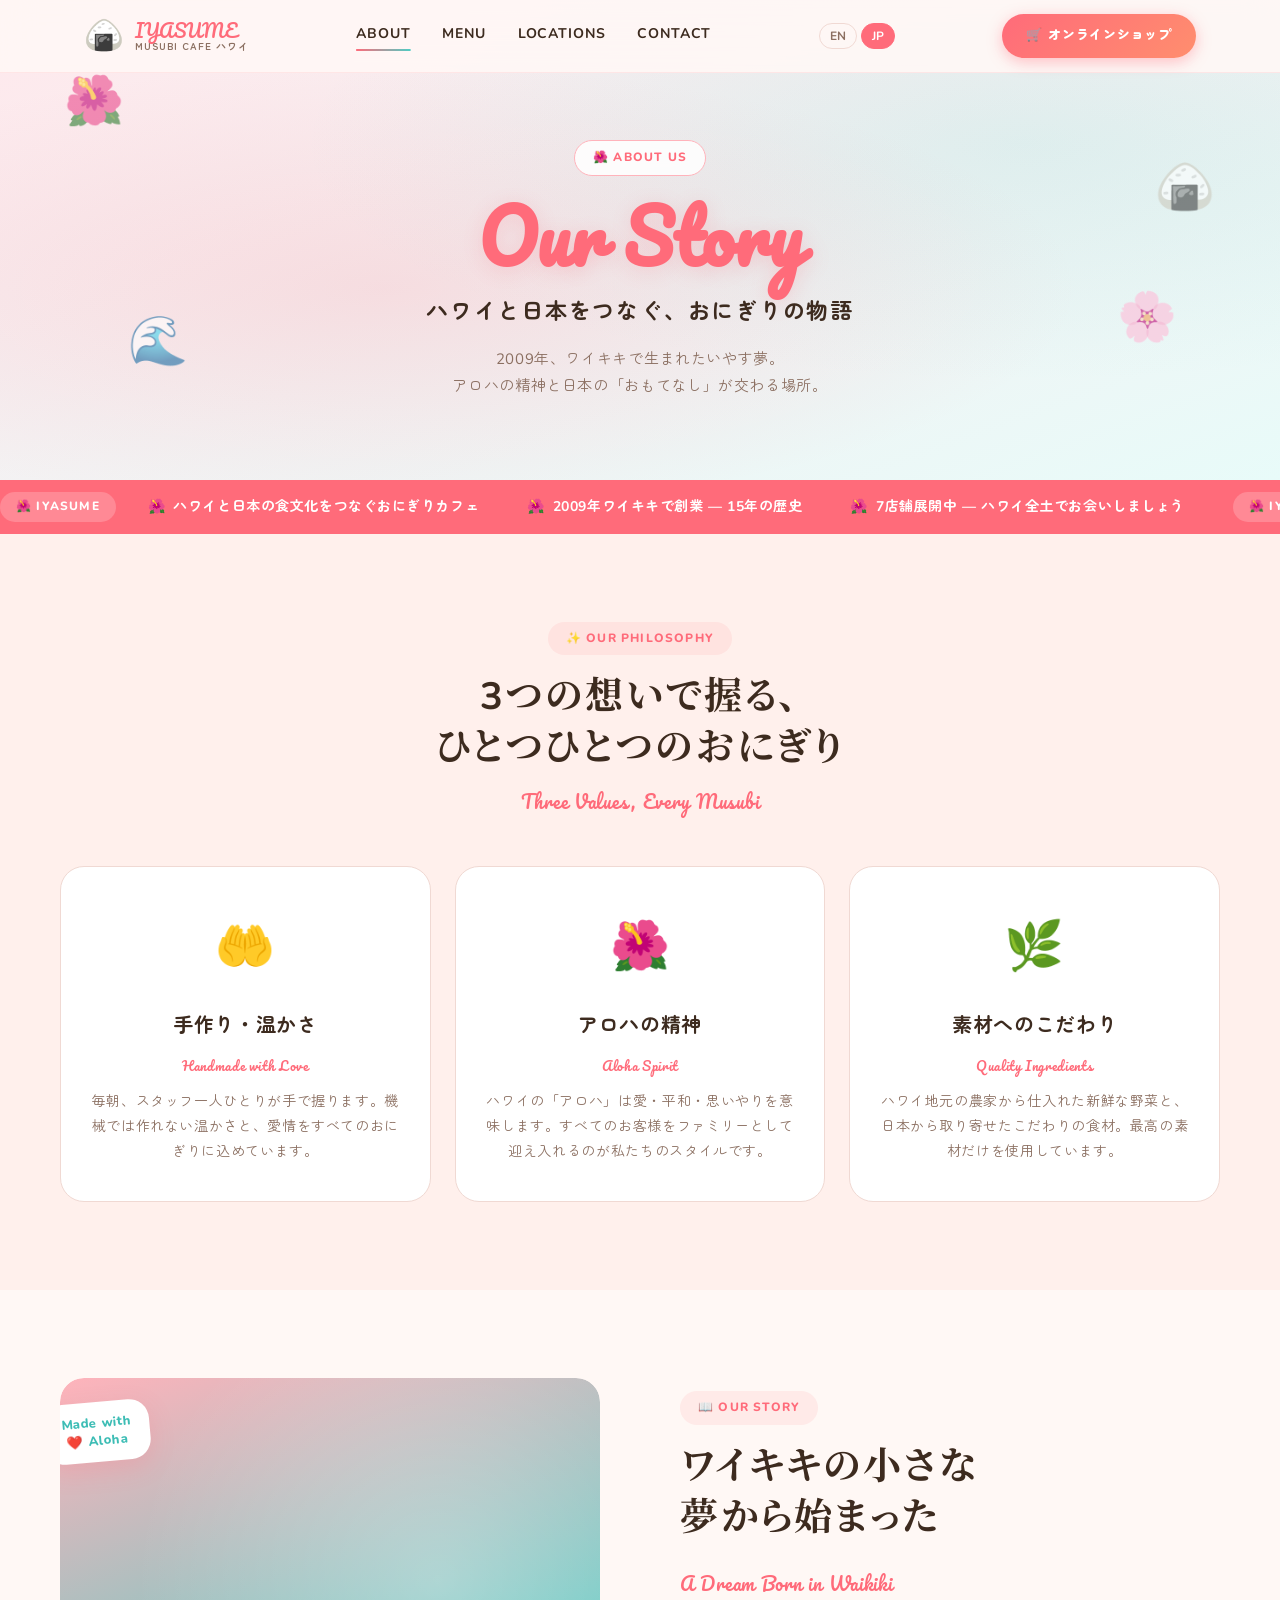
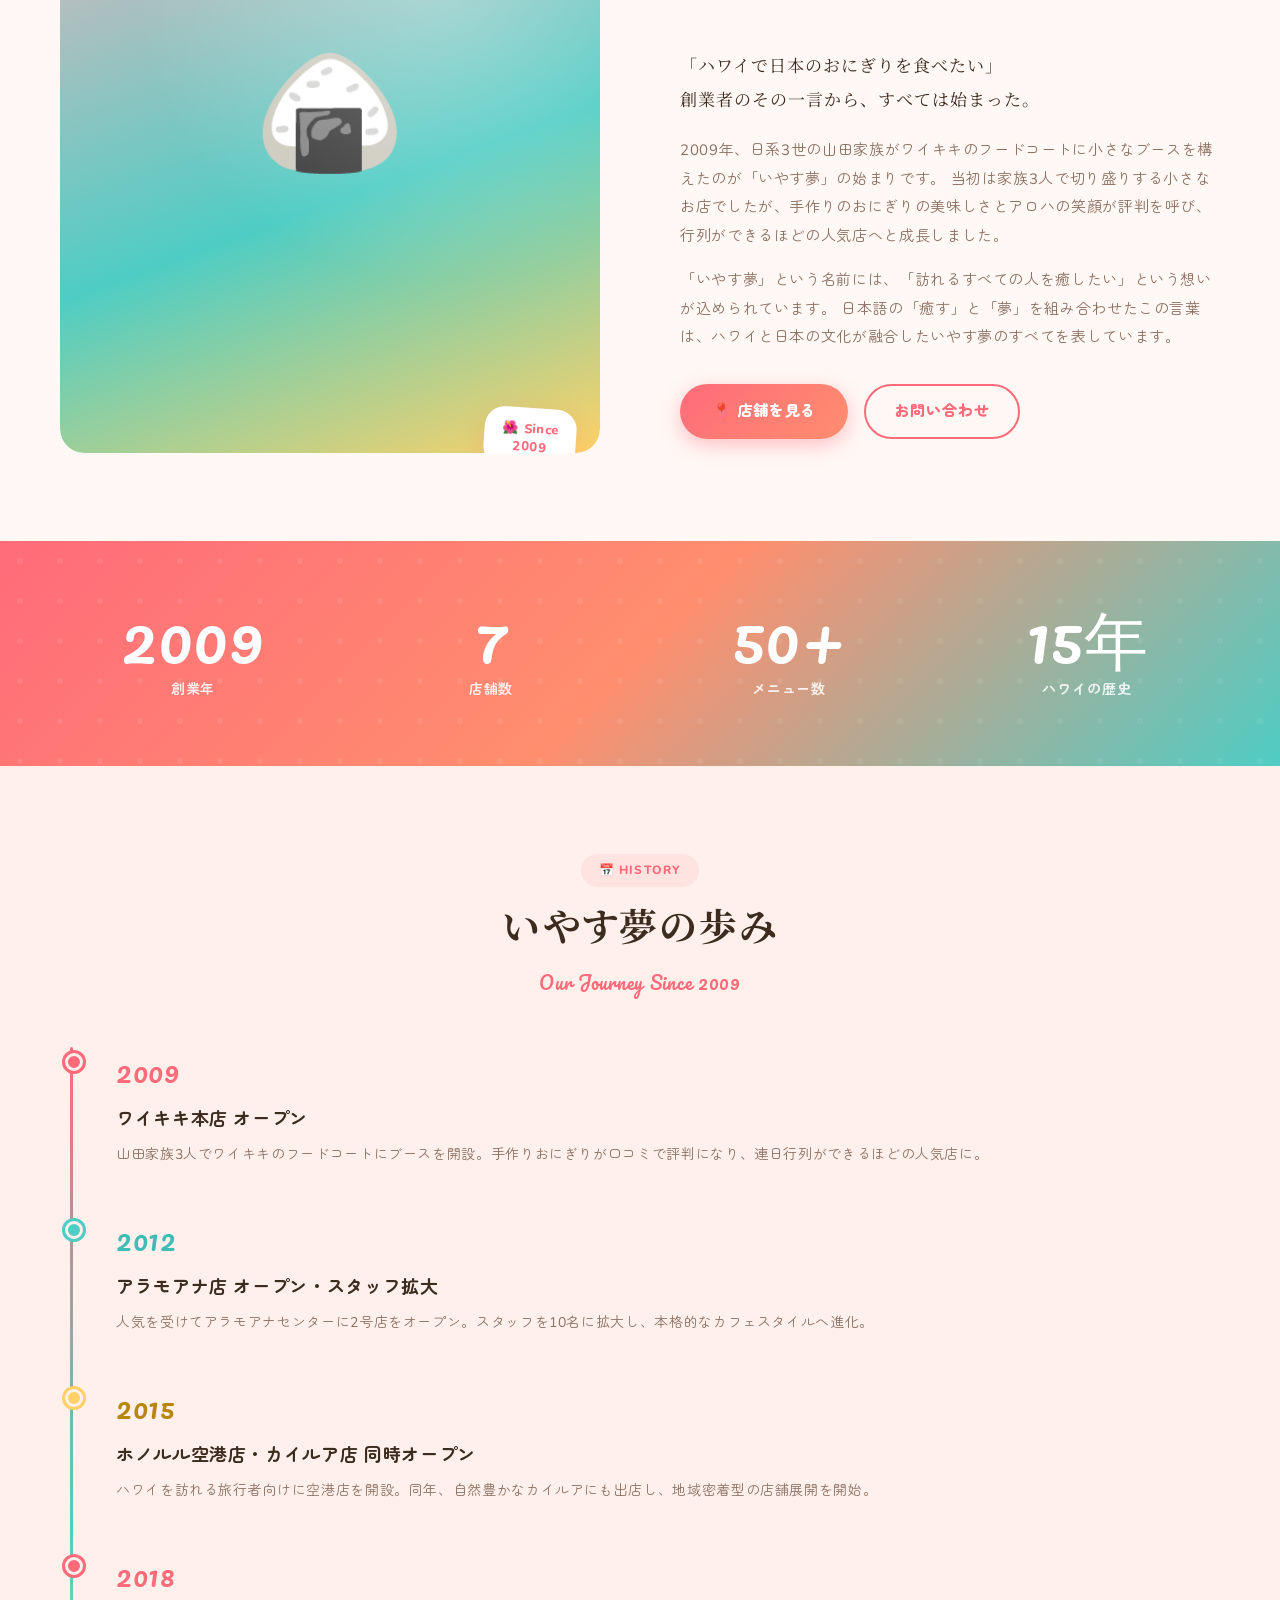
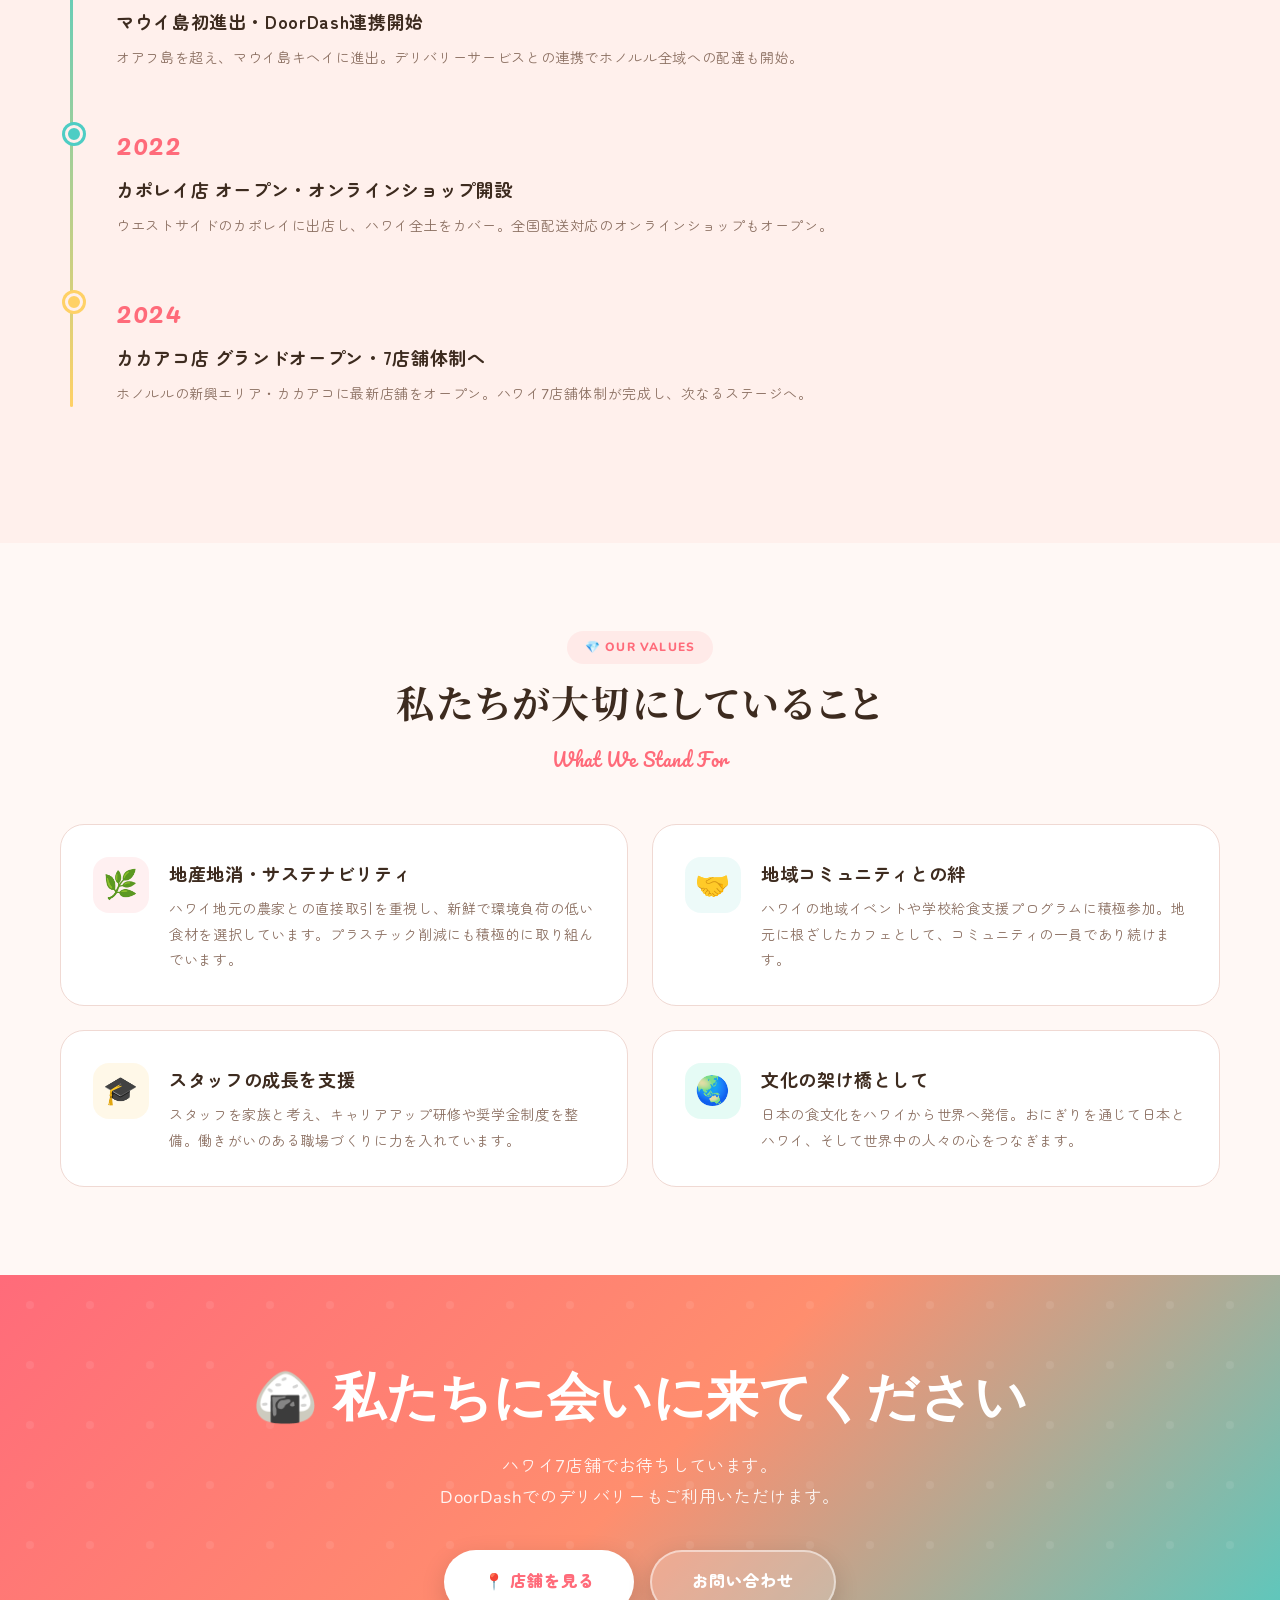
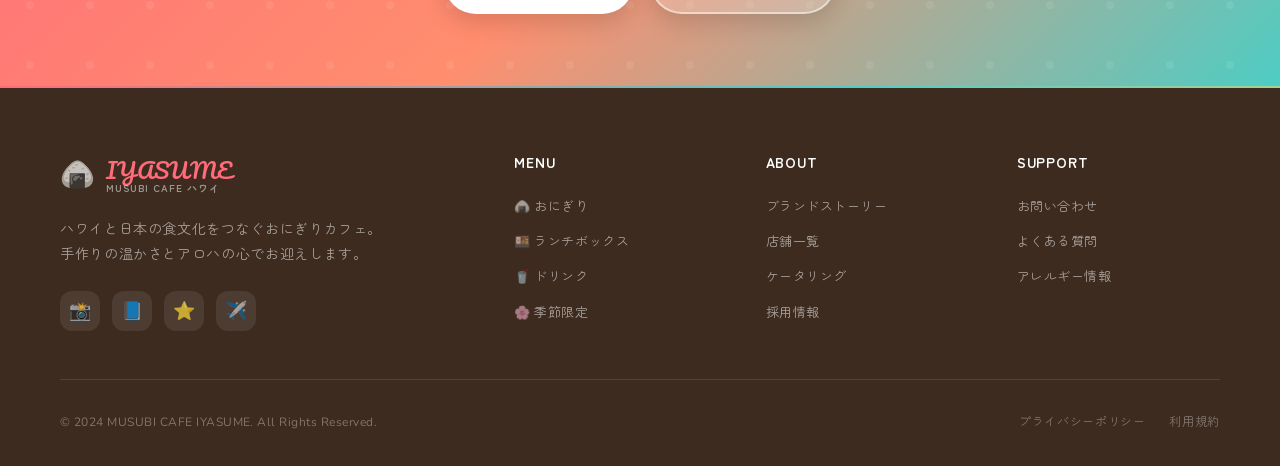
<file: about.html>
<!DOCTYPE html>
<html lang="ja">
<head>
  <meta charset="UTF-8">
  <meta name="viewport" content="width=device-width, initial-scale=1.0">
  <title>ABOUT | MUSUBI CAFE IYASUME</title>
  <link rel="icon" href="favicon.svg" type="image/svg+xml">
  <link rel="preconnect" href="https://fonts.googleapis.com">
  <link rel="preconnect" href="https://fonts.gstatic.com" crossorigin>
  <link href="https://fonts.googleapis.com/css2?family=Nunito:wght@400;600;700;800;900&family=Pacifico&family=Zen+Maru+Gothic:wght@400;500;700&family=Noto+Serif+JP:wght@400;700&display=swap" rel="stylesheet">
  <link rel="stylesheet" href="style.css">
  <style>
    .about-hero-bg {
      position: absolute; inset: 0;
      background: linear-gradient(160deg, #FFE8EC 0%, #E8FBF9 100%);
    }
    .about-hero-bg::after {
      content: '';
      position: absolute; inset: 0;
      background: radial-gradient(ellipse at 30% 60%, rgba(255,107,122,0.15) 0%, transparent 55%),
                  radial-gradient(ellipse at 80% 30%, rgba(78,205,196,0.12) 0%, transparent 50%);
    }

    /* ---- Philosophy ---- */
    .philosophy {
      background: var(--surface-alt);
    }
    .philosophy-grid {
      display: grid;
      grid-template-columns: repeat(3, 1fr);
      gap: 24px;
      margin-top: 48px;
    }
    .philosophy-card {
      background: var(--surface);
      border: 1.5px solid var(--border);
      border-radius: var(--radius-card);
      padding: 36px 28px;
      text-align: center;
      transition: all 0.4s var(--ease-bounce);
    }
    .philosophy-card:hover {
      transform: translateY(-8px);
      box-shadow: 0 16px 40px rgba(255,107,122,0.15);
      border-color: var(--coral);
    }
    .philosophy-icon { font-size: 48px; margin-bottom: 16px; }
    .philosophy-title {
      font-family: "Zen Maru Gothic", sans-serif;
      font-size: 20px;
      font-weight: 700;
      color: var(--text);
      margin-bottom: 12px;
      font-feature-settings: "palt" 1;
    }
    .philosophy-title-en {
      font-family: var(--font-display);
      font-size: 13px;
      color: var(--coral);
      margin-bottom: 12px;
    }
    .philosophy-desc { font-size: 14px; color: var(--text-sub); line-height: 1.8; }

    /* ---- Story / Timeline ---- */
    .story { background: var(--bg); }
    .story-grid {
      display: grid;
      grid-template-columns: 1fr 1fr;
      gap: 80px;
      align-items: center;
    }
    .story-visual {
      border-radius: var(--radius-card);
      overflow: hidden;
      position: relative;
    }
    .story-visual-inner {
      aspect-ratio: 4/5;
      background: linear-gradient(160deg, #FFB3BB 0%, #4ECDC4 60%, #FFD166 100%);
      display: flex;
      align-items: center;
      justify-content: center;
      font-size: 120px;
      border-radius: var(--radius-card);
      position: relative;
    }
    .story-visual-inner::before {
      content: '';
      position: absolute; inset: 0;
      background: radial-gradient(circle at 70% 30%, rgba(255,255,255,0.3), transparent 50%);
      border-radius: var(--radius-card);
    }
    .story-sticker {
      position: absolute;
      background: #fff;
      border-radius: 20px;
      padding: 12px 18px;
      box-shadow: 0 8px 24px rgba(255,107,122,0.2);
      font-size: 13px;
      font-weight: 800;
      line-height: 1.4;
      text-align: center;
    }
    .sticker-1 { bottom: -16px; right: 24px; transform: rotate(4deg); color: var(--coral); }
    .sticker-2 { top: 24px; left: -16px; transform: rotate(-5deg); color: var(--mint-dark); }

    .story-text {}
    .story-text .section-title { margin-bottom: 24px; }
    .story-lead {
      font-family: "Noto Serif JP", serif;
      font-size: 17px;
      line-height: 2.0;
      color: var(--text);
      margin-bottom: 20px;
      letter-spacing: 0.06em;
    }
    .story-body { font-size: 15px; color: var(--text-sub); line-height: 1.9; }

    /* ---- Timeline ---- */
    .timeline-section { background: var(--surface-alt); }
    .timeline {
      position: relative;
      padding-left: 32px;
      margin-top: 48px;
    }
    .timeline::before {
      content: '';
      position: absolute;
      left: 10px; top: 0; bottom: 0;
      width: 3px;
      background: linear-gradient(180deg, var(--coral), var(--mint), var(--yellow));
      border-radius: 2px;
    }
    .timeline-item {
      position: relative;
      margin-bottom: 48px;
      padding-left: 24px;
    }
    .timeline-item::before {
      content: '';
      position: absolute;
      left: -27px; top: 6px;
      width: 18px; height: 18px;
      border-radius: 50%;
      background: var(--coral);
      border: 3px solid var(--surface-alt);
      box-shadow: 0 0 0 3px var(--coral);
      transition: all 0.3s var(--ease-bounce);
    }
    .timeline-item:hover::before {
      transform: scale(1.4);
      box-shadow: 0 0 0 6px rgba(255,107,122,0.2);
    }
    .timeline-item:nth-child(2)::before { background: var(--mint); box-shadow: 0 0 0 3px var(--mint); }
    .timeline-item:nth-child(2):hover::before { box-shadow: 0 0 0 6px rgba(78,205,196,0.2); }
    .timeline-item:nth-child(3)::before { background: var(--yellow); box-shadow: 0 0 0 3px var(--yellow); }
    .timeline-item:nth-child(4)::before { background: var(--coral); box-shadow: 0 0 0 3px var(--coral); }
    .timeline-item:nth-child(5)::before { background: var(--mint); box-shadow: 0 0 0 3px var(--mint); }
    .timeline-item:nth-child(6)::before { background: var(--yellow); box-shadow: 0 0 0 3px var(--yellow); }

    .timeline-year {
      font-family: var(--font-display);
      font-size: 28px;
      color: var(--coral);
      margin-bottom: 4px;
    }
    .timeline-item:nth-child(2) .timeline-year { color: var(--mint-dark); }
    .timeline-item:nth-child(3) .timeline-year { color: #B8860B; }

    .timeline-title {
      font-family: "Zen Maru Gothic", sans-serif;
      font-size: 18px;
      font-weight: 700;
      color: var(--text);
      margin-bottom: 8px;
      font-feature-settings: "palt" 1;
    }
    .timeline-desc { font-size: 14px; color: var(--text-sub); line-height: 1.8; }

    /* ---- Values ---- */
    .values { background: var(--bg); }
    .values-grid {
      display: grid;
      grid-template-columns: repeat(2, 1fr);
      gap: 24px;
      margin-top: 48px;
    }
    .value-card {
      background: var(--surface);
      border: 1.5px solid var(--border);
      border-radius: var(--radius-card);
      padding: 32px;
      display: flex;
      gap: 20px;
      align-items: flex-start;
      transition: all 0.4s var(--ease-bounce);
    }
    .value-card:hover {
      transform: translateY(-6px);
      box-shadow: 0 12px 32px rgba(255,107,122,0.15);
      border-color: var(--coral);
    }
    .value-card-icon {
      width: 56px; height: 56px;
      border-radius: 16px;
      display: flex;
      align-items: center;
      justify-content: center;
      font-size: 28px;
      flex-shrink: 0;
    }
    .vi-coral  { background: rgba(255,107,122,0.1); }
    .vi-mint   { background: rgba(78,205,196,0.1); }
    .vi-yellow { background: rgba(255,209,102,0.15); }
    .vi-green  { background: rgba(6,214,160,0.1); }
    .value-card-body {}
    .value-card-title {
      font-family: "Zen Maru Gothic", sans-serif;
      font-size: 18px;
      font-weight: 700;
      color: var(--text);
      margin-bottom: 8px;
      font-feature-settings: "palt" 1;
    }
    .value-card-desc { font-size: 14px; color: var(--text-sub); line-height: 1.8; }

    /* ---- Stats ---- */
    .stats-band {
      background: linear-gradient(135deg, var(--coral), #FF8E6E 50%, var(--mint));
      padding: 64px 24px;
      position: relative;
      overflow: hidden;
    }
    .stats-band::before {
      content: '';
      position: absolute; inset: 0;
      background: url("data:image/svg+xml,%3Csvg width='40' height='40' viewBox='0 0 40 40' xmlns='http://www.w3.org/2000/svg'%3E%3Cg fill='%23fff' fill-opacity='0.07'%3E%3Ccircle cx='20' cy='20' r='3'/%3E%3C/g%3E%3C/svg%3E");
    }
    .stats-inner {
      max-width: 1160px; margin: 0 auto;
      position: relative;
      display: grid;
      grid-template-columns: repeat(4, 1fr);
      gap: 32px;
      text-align: center;
    }
    .stat-item {}
    .stat-number {
      font-family: var(--font-display);
      font-size: clamp(40px, 6vw, 64px);
      color: #fff;
      line-height: 1;
      margin-bottom: 8px;
    }
    .stat-label { font-size: 14px; font-weight: 700; color: rgba(255,255,255,0.85); letter-spacing: 0.06em; }

    @media (max-width: 1024px) {
      .story-grid { grid-template-columns: 1fr; gap: 40px; }
      .philosophy-grid { grid-template-columns: 1fr; }
      .values-grid { grid-template-columns: 1fr; }
      .stats-inner { grid-template-columns: repeat(2, 1fr); }
    }
    @media (max-width: 768px) {
      .stats-inner { grid-template-columns: repeat(2, 1fr); gap: 24px; }
    }
  </style>
</head>
<body>
  <div class="particles" id="particles"></div>
  <header id="header"></header>

  <!-- Hero -->
  <div class="page-hero">
    <div class="about-hero-bg page-hero-bg"></div>
    <div class="page-hero-floats">
      <span class="page-hero-float" style="top:12%;left:5%;animation-duration:7s">🌺</span>
      <span class="page-hero-float" style="top:30%;right:5%;animation-duration:6s;animation-delay:-2s">🍙</span>
      <span class="page-hero-float" style="bottom:20%;left:10%;animation-duration:8s;animation-delay:-5s">🌊</span>
      <span class="page-hero-float" style="bottom:25%;right:8%;animation-duration:5s;animation-delay:-3s">🌸</span>
    </div>
    <div class="page-hero-content reveal">
      <div class="page-hero-tag" data-en="🌺 ABOUT US">🌺 ABOUT US</div>
      <h1 class="page-hero-title">Our Story</h1>
      <p class="page-hero-title-jp" data-en="An Onigiri Story Connecting Hawaii & Japan">ハワイと日本をつなぐ、おにぎりの物語</p>
      <p class="page-hero-desc" data-en="Born in Waikiki in 2009.<br>Where the Aloha spirit meets Japanese omotenashi.">2009年、ワイキキで生まれたいやす夢。<br>アロハの精神と日本の「おもてなし」が交わる場所。</p>
    </div>
  </div>

  <!-- News Ticker -->
  <div class="news-ticker">
    <div class="news-ticker-inner">
      <div class="ticker-label">🌺 IYASUME</div>
      <span class="ticker-item" data-en="Onigiri cafe bridging Hawaiian &amp; Japanese food culture">ハワイと日本の食文化をつなぐおにぎりカフェ</span>
      <span class="ticker-item" data-en="Founded in Waikiki 2009 — 15 years of history">2009年ワイキキで創業 — 15年の歴史</span>
      <span class="ticker-item" data-en="7 locations — find us all across Hawaii">7店舗展開中 — ハワイ全土でお会いしましょう</span>
      <div class="ticker-label">🌺 IYASUME</div>
      <span class="ticker-item" data-en="Onigiri cafe bridging Hawaiian &amp; Japanese food culture">ハワイと日本の食文化をつなぐおにぎりカフェ</span>
      <span class="ticker-item" data-en="Founded in Waikiki 2009 — 15 years of history">2009年ワイキキで創業 — 15年の歴史</span>
      <span class="ticker-item" data-en="7 locations — find us all across Hawaii">7店舗展開中 — ハワイ全土でお会いしましょう</span>
    </div>
  </div>

  <!-- Philosophy -->
  <section class="section philosophy">
    <div class="section-inner">
      <div class="text-center">
        <div class="section-tag reveal">✨ OUR PHILOSOPHY</div>
        <h2 class="section-title reveal reveal-delay-1" data-en="Three Values in Every Musubi">3つの想いで握る、<br>ひとつひとつのおにぎり</h2>
        <p class="section-title-en reveal reveal-delay-2">Three Values, Every Musubi</p>
      </div>
      <div class="philosophy-grid">
        <div class="philosophy-card reveal reveal-delay-1">
          <div class="philosophy-icon">🤲</div>
          <div class="philosophy-title" data-en="Handmade Warmth">手作り・温かさ</div>
          <div class="philosophy-title-en">Handmade with Love</div>
          <p class="philosophy-desc" data-en="Every morning, each staff member shapes onigiri by hand. The warmth and love that no machine can replicate goes into every single one.">毎朝、スタッフ一人ひとりが手で握ります。機械では作れない温かさと、愛情をすべてのおにぎりに込めています。</p>
        </div>
        <div class="philosophy-card reveal reveal-delay-2">
          <div class="philosophy-icon">🌺</div>
          <div class="philosophy-title" data-en="Aloha Spirit">アロハの精神</div>
          <div class="philosophy-title-en">Aloha Spirit</div>
          <p class="philosophy-desc" data-en="Aloha means love, peace, and compassion. Our style is to welcome every customer as family — that's the Hawaiian way.">ハワイの「アロハ」は愛・平和・思いやりを意味します。すべてのお客様をファミリーとして迎え入れるのが私たちのスタイルです。</p>
        </div>
        <div class="philosophy-card reveal reveal-delay-3">
          <div class="philosophy-icon">🌿</div>
          <div class="philosophy-title" data-en="Quality Ingredients">素材へのこだわり</div>
          <div class="philosophy-title-en">Quality Ingredients</div>
          <p class="philosophy-desc" data-en="Fresh vegetables sourced from local Hawaiian farms, paired with carefully selected ingredients from Japan. Only the finest go into our onigiri.">ハワイ地元の農家から仕入れた新鮮な野菜と、日本から取り寄せたこだわりの食材。最高の素材だけを使用しています。</p>
        </div>
      </div>
    </div>
  </section>

  <!-- Story -->
  <section class="section story">
    <div class="section-inner">
      <div class="story-grid">
        <div class="story-visual reveal">
          <div class="story-visual-inner">🍙</div>
          <div class="story-sticker sticker-1">🌺 Since<br>2009</div>
          <div class="story-sticker sticker-2">Made with<br>❤️ Aloha</div>
        </div>
        <div class="story-text">
          <div class="section-tag reveal">📖 OUR STORY</div>
          <h2 class="section-title reveal reveal-delay-1" data-en="A Small Dream Born<br>in Waikiki">ワイキキの小さな<br>夢から始まった</h2>
          <p class="section-title-en reveal reveal-delay-2">A Dream Born in Waikiki</p>
          <p class="story-lead reveal reveal-delay-2" data-en="&ldquo;I want to eat Japanese onigiri in Hawaii.&rdquo;<br>Everything began with those words from our founder.">
            「ハワイで日本のおにぎりを食べたい」<br>
            創業者のその一言から、すべては始まった。
          </p>
          <p class="story-body reveal reveal-delay-3" data-en="In 2009, the Yamada family — third-generation Japanese-Americans — set up a small booth in a Waikiki food court. That was the beginning of IYASUME.">
            2009年、日系3世の山田家族がワイキキのフードコートに小さなブースを構えたのが「いやす夢」の始まりです。
            当初は家族3人で切り盛りする小さなお店でしたが、手作りのおにぎりの美味しさとアロハの笑顔が評判を呼び、
            行列ができるほどの人気店へと成長しました。
          </p>
          <p class="story-body reveal reveal-delay-4" style="margin-top:16px" data-en="The name &ldquo;IYASUME&rdquo; carries the wish to &ldquo;heal everyone who visits.&rdquo; Combining the Japanese words for &ldquo;heal&rdquo; and &ldquo;dream,&rdquo; it perfectly captures the fusion of Hawaiian and Japanese culture at the heart of who we are.">
            「いやす夢」という名前には、「訪れるすべての人を癒したい」という想いが込められています。
            日本語の「癒す」と「夢」を組み合わせたこの言葉は、ハワイと日本の文化が融合したいやす夢のすべてを表しています。
          </p>
          <div class="reveal reveal-delay-5" style="margin-top:32px;display:flex;gap:16px;flex-wrap:wrap">
            <a href="locations.html" class="btn-primary" data-en="📍 Find a Store">📍 店舗を見る</a>
            <a href="contact.html" class="btn-secondary" data-en="Contact Us">お問い合わせ</a>
          </div>
        </div>
      </div>
    </div>
  </section>

  <!-- Stats Band -->
  <div class="stats-band">
    <div class="stats-inner">
      <div class="stat-item reveal">
        <div class="stat-number">2009</div>
        <div class="stat-label" data-en="Founded">創業年</div>
      </div>
      <div class="stat-item reveal reveal-delay-1">
        <div class="stat-number">7</div>
        <div class="stat-label" data-en="Locations">店舗数</div>
      </div>
      <div class="stat-item reveal reveal-delay-2">
        <div class="stat-number">50+</div>
        <div class="stat-label" data-en="Menu Items">メニュー数</div>
      </div>
      <div class="stat-item reveal reveal-delay-3">
        <div class="stat-number" data-en="15 yrs">15年</div>
        <div class="stat-label" data-en="in Hawaii">ハワイの歴史</div>
      </div>
    </div>
  </div>

  <!-- Timeline -->
  <section class="section timeline-section">
    <div class="section-inner">
      <div class="text-center">
        <div class="section-tag reveal">📅 HISTORY</div>
        <h2 class="section-title reveal reveal-delay-1" data-en="Our Journey">いやす夢の歩み</h2>
        <p class="section-title-en reveal reveal-delay-2">Our Journey Since 2009</p>
      </div>
      <div class="timeline">
        <div class="timeline-item reveal">
          <div class="timeline-year">2009</div>
          <div class="timeline-title" data-en="Waikiki Flagship Opens">ワイキキ本店 オープン</div>
          <p class="timeline-desc" data-en="The Yamada family opened a small booth in a Waikiki food court. Word spread fast about their handmade onigiri, and long lines became a daily sight.">山田家族3人でワイキキのフードコートにブースを開設。手作りおにぎりが口コミで評判になり、連日行列ができるほどの人気店に。</p>
        </div>
        <div class="timeline-item reveal reveal-delay-1">
          <div class="timeline-year">2012</div>
          <div class="timeline-title" data-en="Ala Moana Opens · Team Expands">アラモアナ店 オープン・スタッフ拡大</div>
          <p class="timeline-desc" data-en="Riding the wave of success, we opened our 2nd location at Ala Moana Center. The team grew to 10 and the concept evolved into a full café experience.">人気を受けてアラモアナセンターに2号店をオープン。スタッフを10名に拡大し、本格的なカフェスタイルへ進化。</p>
        </div>
        <div class="timeline-item reveal reveal-delay-2">
          <div class="timeline-year">2015</div>
          <div class="timeline-title" data-en="Airport &amp; Kailua Open Simultaneously">ホノルル空港店・カイルア店 同時オープン</div>
          <p class="timeline-desc" data-en="We opened an airport location to greet arriving travelers. The same year, a nature-surrounded Kailua location launched our community-focused expansion.">ハワイを訪れる旅行者向けに空港店を開設。同年、自然豊かなカイルアにも出店し、地域密着型の店舗展開を開始。</p>
        </div>
        <div class="timeline-item reveal reveal-delay-3">
          <div class="timeline-year">2018</div>
          <div class="timeline-title" data-en="Maui Debut · DoorDash Partnership">マウイ島初進出・DoorDash連携開始</div>
          <p class="timeline-desc" data-en="We crossed over to Maui's Kihei and partnered with DoorDash to deliver across all of Honolulu.">オアフ島を超え、マウイ島キヘイに進出。デリバリーサービスとの連携でホノルル全域への配達も開始。</p>
        </div>
        <div class="timeline-item reveal reveal-delay-4">
          <div class="timeline-year">2022</div>
          <div class="timeline-title" data-en="Kapolei Opens · Online Shop Launches">カポレイ店 オープン・オンラインショップ開設</div>
          <p class="timeline-desc" data-en="Our Kapolei location brought full coverage across Hawaii. We also launched an online shop with island-wide shipping.">ウエストサイドのカポレイに出店し、ハワイ全土をカバー。全国配送対応のオンラインショップもオープン。</p>
        </div>
        <div class="timeline-item reveal reveal-delay-5">
          <div class="timeline-year">2024</div>
          <div class="timeline-title" data-en="Kakaako Grand Opening · 7 Locations Strong">カカアコ店 グランドオープン・7店舗体制へ</div>
          <p class="timeline-desc" data-en="Our newest flagship opened in Honolulu's vibrant Kakaako district, completing our 7-location Hawaii network and ushering in the next chapter.">ホノルルの新興エリア・カカアコに最新店舗をオープン。ハワイ7店舗体制が完成し、次なるステージへ。</p>
        </div>
      </div>
    </div>
  </section>

  <!-- Values -->
  <section class="section values">
    <div class="section-inner">
      <div class="text-center">
        <div class="section-tag reveal">💎 OUR VALUES</div>
        <h2 class="section-title reveal reveal-delay-1" data-en="What We Stand For">私たちが大切にしていること</h2>
        <p class="section-title-en reveal reveal-delay-2">What We Stand For</p>
      </div>
      <div class="values-grid">
        <div class="value-card reveal reveal-delay-1">
          <div class="value-card-icon vi-coral">🌿</div>
          <div class="value-card-body">
            <div class="value-card-title" data-en="Local Sourcing &amp; Sustainability">地産地消・サステナビリティ</div>
            <p class="value-card-desc" data-en="We prioritize direct relationships with local Hawaiian farmers, choosing fresh, low-impact ingredients. We're also actively working to reduce plastic waste.">ハワイ地元の農家との直接取引を重視し、新鮮で環境負荷の低い食材を選択しています。プラスチック削減にも積極的に取り組んでいます。</p>
          </div>
        </div>
        <div class="value-card reveal reveal-delay-2">
          <div class="value-card-icon vi-mint">🤝</div>
          <div class="value-card-body">
            <div class="value-card-title" data-en="Community Connection">地域コミュニティとの絆</div>
            <p class="value-card-desc" data-en="We actively participate in local Hawaii events and school lunch support programs. As a community-rooted café, we're proud to be a true member of the neighborhood.">ハワイの地域イベントや学校給食支援プログラムに積極参加。地元に根ざしたカフェとして、コミュニティの一員であり続けます。</p>
          </div>
        </div>
        <div class="value-card reveal reveal-delay-3">
          <div class="value-card-icon vi-yellow">🎓</div>
          <div class="value-card-body">
            <div class="value-card-title" data-en="Supporting Staff Growth">スタッフの成長を支援</div>
            <p class="value-card-desc" data-en="We treat our team like family, offering career development training and scholarship programs. Building a fulfilling, empowering workplace is a core mission.">スタッフを家族と考え、キャリアアップ研修や奨学金制度を整備。働きがいのある職場づくりに力を入れています。</p>
          </div>
        </div>
        <div class="value-card reveal reveal-delay-4">
          <div class="value-card-icon vi-green">🌏</div>
          <div class="value-card-body">
            <div class="value-card-title" data-en="A Bridge Between Cultures">文化の架け橋として</div>
            <p class="value-card-desc" data-en="We share Japan's food culture with the world from Hawaii. Through onigiri, we connect hearts across Japan, Hawaii, and beyond.">日本の食文化をハワイから世界へ発信。おにぎりを通じて日本とハワイ、そして世界中の人々の心をつなぎます。</p>
          </div>
        </div>
      </div>
    </div>
  </section>

  <!-- CTA -->
  <div class="highlight-banner">
    <div class="section-inner">
      <div class="reveal">
        <h2 class="highlight-title" data-en="🍙 Come Find Us">🍙 私たちに会いに来てください</h2>
        <p class="highlight-desc" data-en="We're waiting at 7 locations across Hawaii.<br>Or order delivery via DoorDash!">ハワイ7店舗でお待ちしています。<br>DoorDashでのデリバリーもご利用いただけます。</p>
        <div style="display:flex;gap:16px;justify-content:center;flex-wrap:wrap">
          <a href="locations.html" class="btn-white" data-en="📍 Find a Store">📍 店舗を見る</a>
          <a href="contact.html" class="btn-white" style="background:rgba(255,255,255,0.2);color:#fff;border:2px solid rgba(255,255,255,0.5)" data-en="Contact Us">お問い合わせ</a>
        </div>
      </div>
    </div>
  </div>

  <footer id="footer"></footer>
  <button id="back-top" aria-label="トップへ戻る">↑</button>
  <script src="components.js"></script>
</body>
</html>
</file>
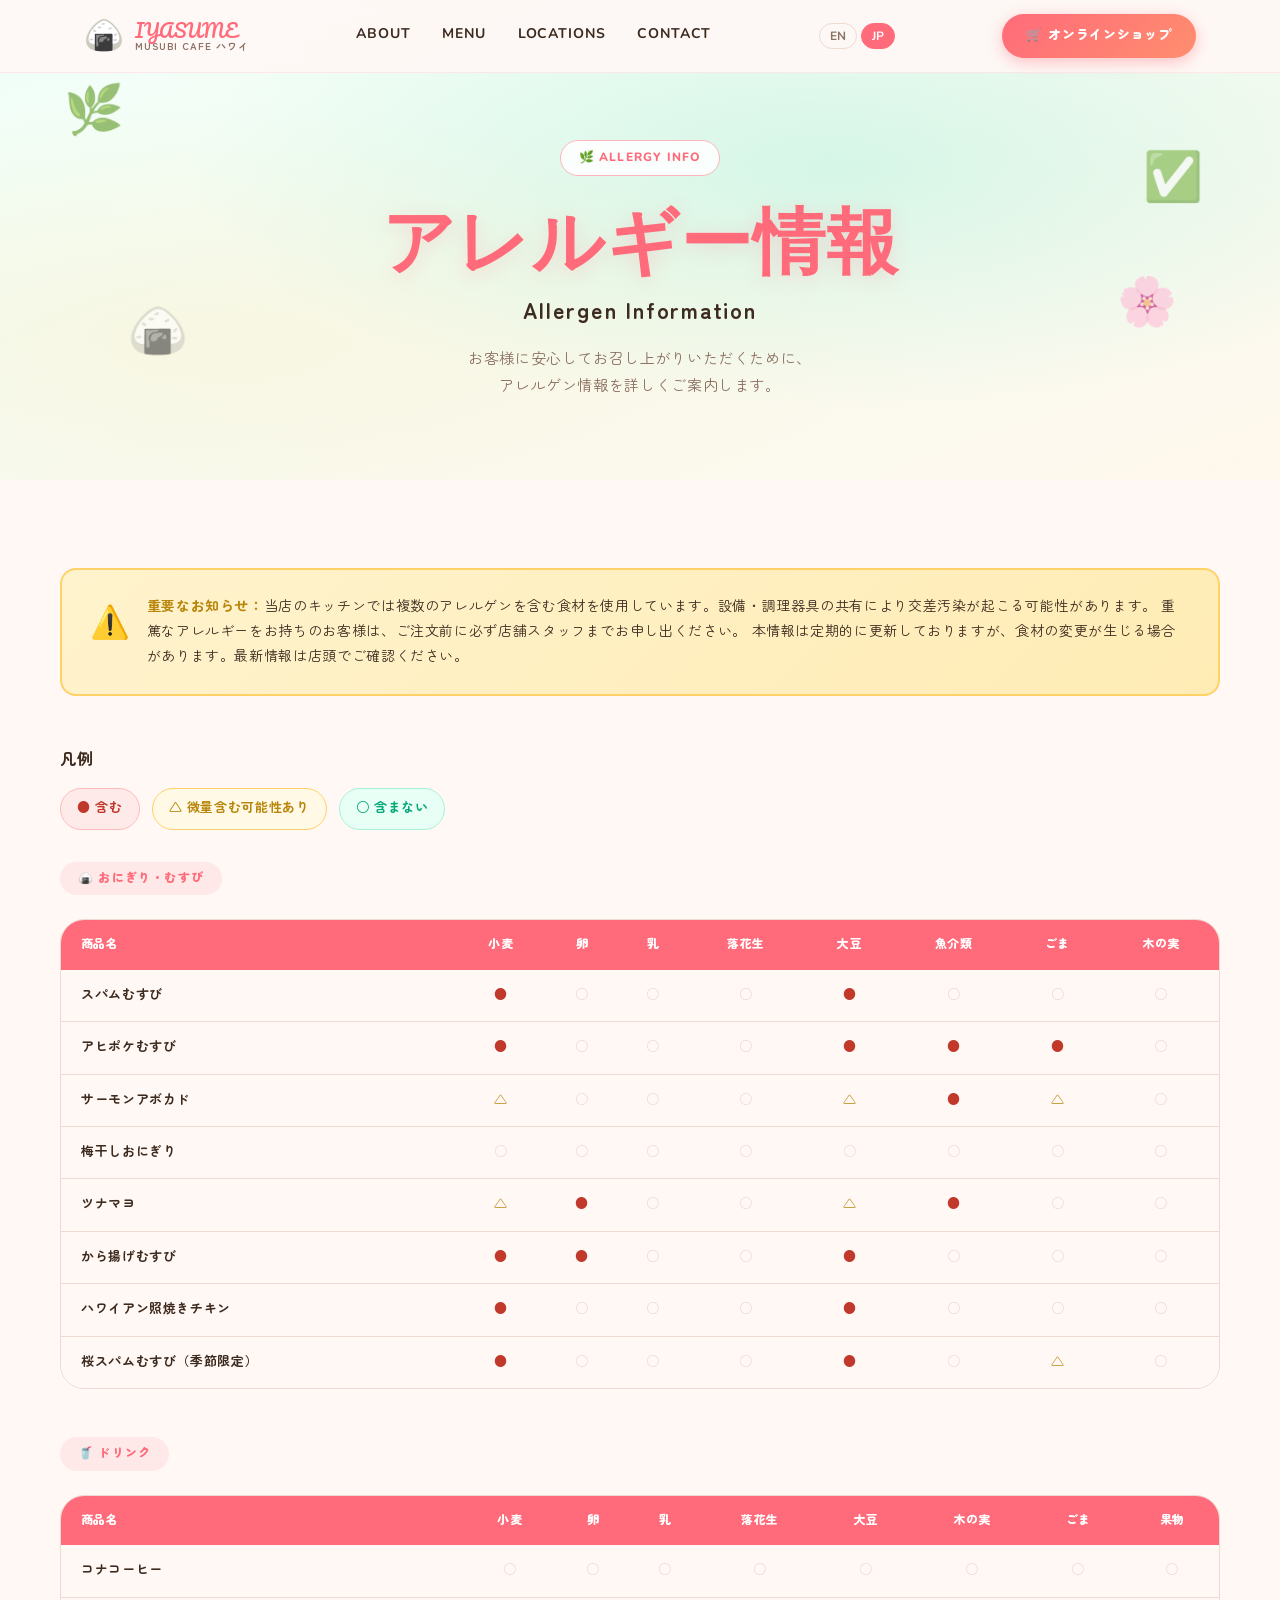
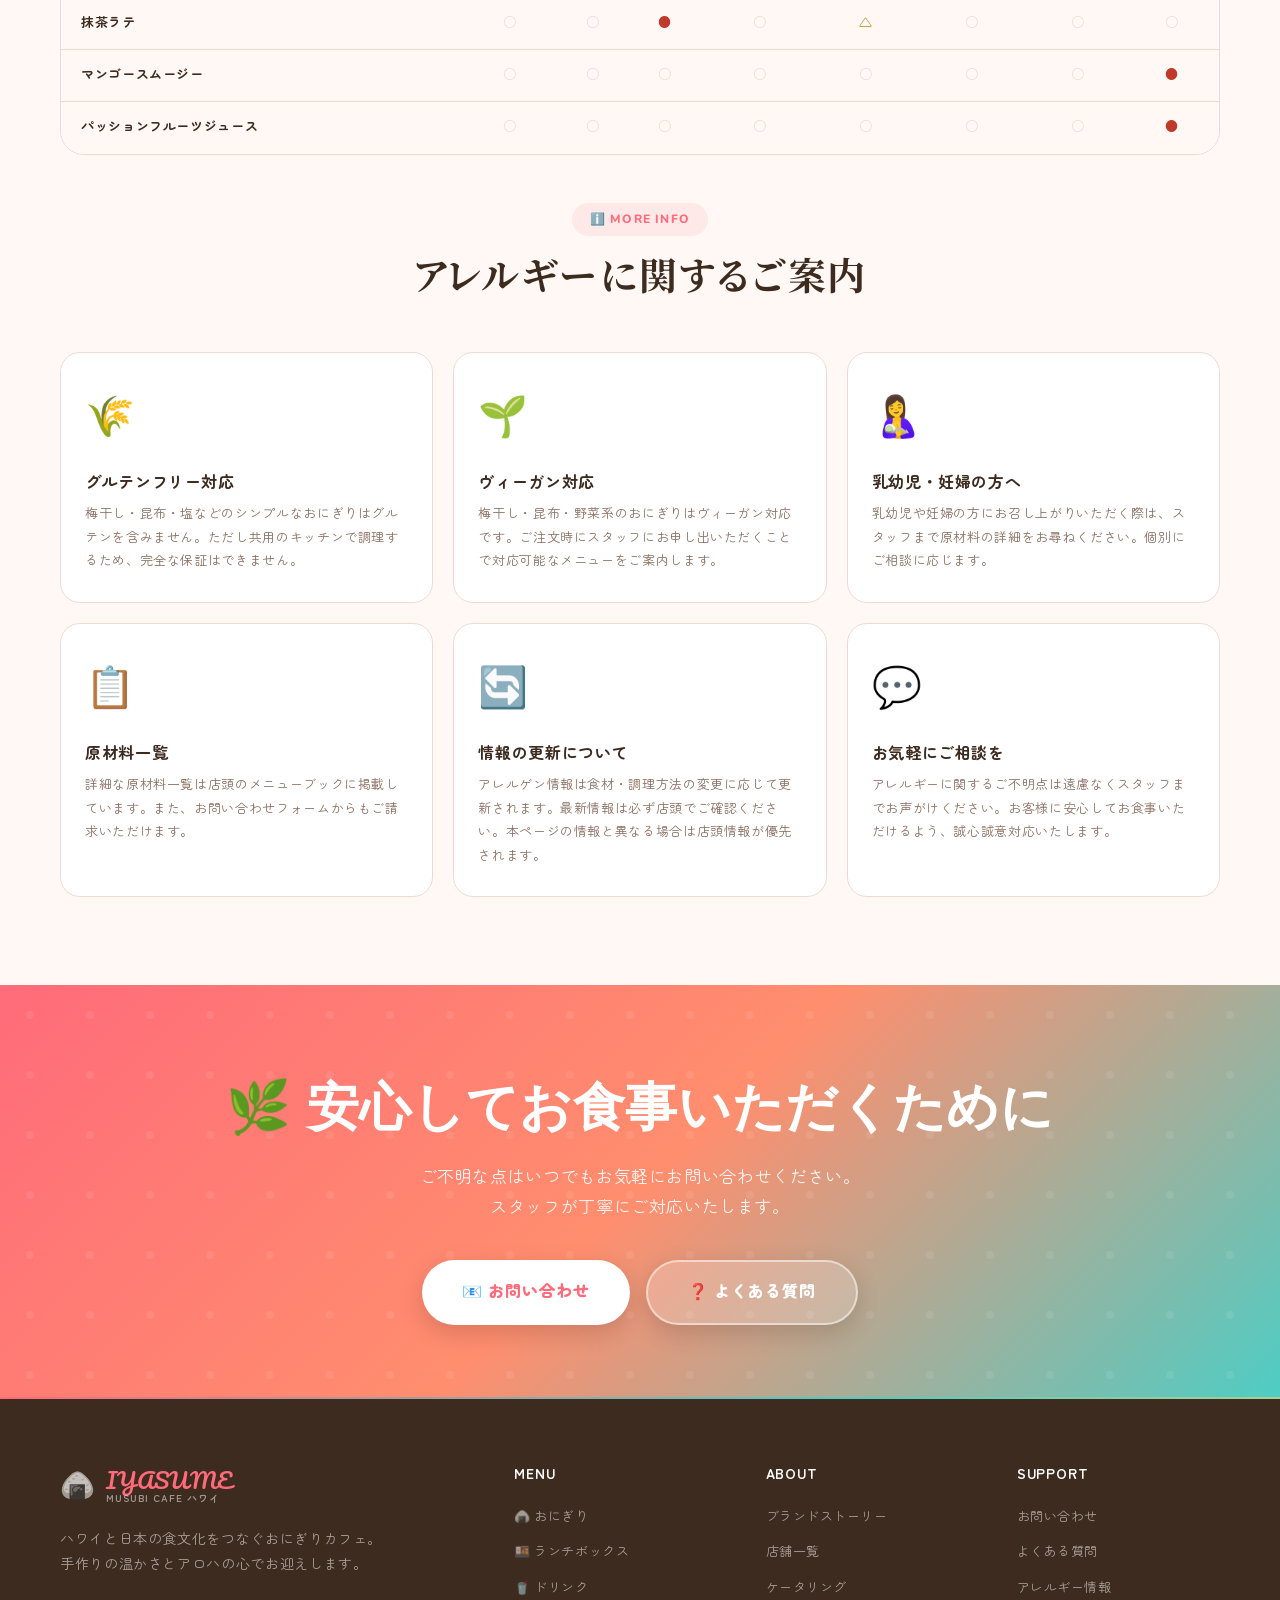
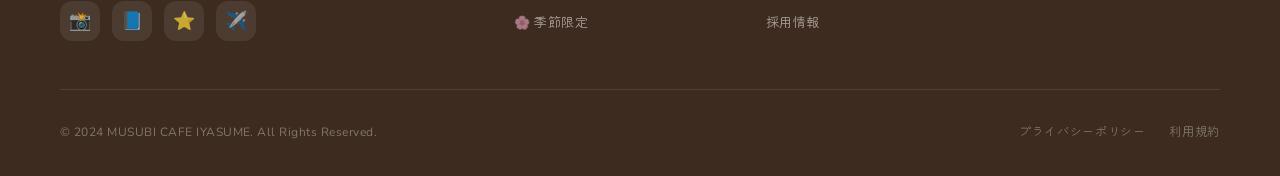
<file: allergy.html>
<!DOCTYPE html>
<html lang="ja">
<head>
  <meta charset="UTF-8">
  <meta name="viewport" content="width=device-width, initial-scale=1.0">
  <title>アレルギー情報 | MUSUBI CAFE IYASUME</title>
  <link rel="icon" href="favicon.svg" type="image/svg+xml">
  <link rel="preconnect" href="https://fonts.googleapis.com">
  <link rel="preconnect" href="https://fonts.gstatic.com" crossorigin>
  <link href="https://fonts.googleapis.com/css2?family=Nunito:wght@400;600;700;800;900&family=Pacifico&family=Zen+Maru+Gothic:wght@400;500;700&family=Noto+Serif+JP:wght@400;700&display=swap" rel="stylesheet">
  <link rel="stylesheet" href="style.css">
  <style>
    .allergy-hero-bg {
      position: absolute; inset: 0;
      background: linear-gradient(160deg, #F0FFF9 0%, #FFF8EC 100%);
    }
    .allergy-hero-bg::after {
      content: '';
      position: absolute; inset: 0;
      background: radial-gradient(ellipse at 65% 35%, rgba(6,214,160,0.14) 0%, transparent 55%),
                  radial-gradient(ellipse at 15% 70%, rgba(255,209,102,0.12) 0%, transparent 50%);
    }

    /* ---- Alert Banner ---- */
    .allergy-alert {
      background: linear-gradient(135deg, #FFF3CD, #FFECB5);
      border: 2px solid #FFD166;
      border-radius: 16px;
      padding: 24px 28px;
      display: flex;
      gap: 16px;
      align-items: flex-start;
      margin-bottom: 48px;
    }
    .allergy-alert-icon { font-size: 32px; flex-shrink: 0; }
    .allergy-alert-text { font-size: 14px; color: var(--text); line-height: 1.8; }
    .allergy-alert-text strong { color: #B8860B; }

    /* ---- Legend ---- */
    .legend-grid {
      display: flex;
      flex-wrap: wrap;
      gap: 12px;
      margin-bottom: 32px;
    }
    .legend-item {
      display: flex;
      align-items: center;
      gap: 8px;
      padding: 8px 16px;
      border-radius: var(--radius-pill);
      font-size: 13px;
      font-weight: 700;
    }
    .legend-contains { background: #FFEAEA; color: #C0392B; border: 1.5px solid #FFBBBB; }
    .legend-may      { background: #FFF9E6; color: #B8860B; border: 1.5px solid #FFD166; }
    .legend-free     { background: #E8FFF5; color: #05A87A; border: 1.5px solid #A8F0D8; }

    /* ---- Allergen Tags ---- */
    .allergen-tags {
      display: flex;
      flex-wrap: wrap;
      gap: 8px;
      margin-bottom: 40px;
    }
    .allergen-tag {
      display: inline-flex;
      align-items: center;
      gap: 6px;
      padding: 8px 18px;
      border-radius: var(--radius-pill);
      font-size: 13px;
      font-weight: 700;
      background: var(--surface);
      border: 1.5px solid var(--border);
      color: var(--text);
      transition: all 0.25s var(--ease-bounce);
    }
    .allergen-tag.selected {
      background: var(--coral);
      border-color: var(--coral);
      color: #fff;
      box-shadow: 0 4px 12px rgba(255,107,122,0.3);
    }

    /* ---- Table ---- */
    .allergy-table-wrap {
      overflow-x: auto;
      border-radius: var(--radius-card);
      border: 1.5px solid var(--border);
      margin-bottom: 48px;
    }
    .allergy-table {
      width: 100%;
      border-collapse: collapse;
      min-width: 700px;
    }
    .allergy-table th {
      background: var(--coral);
      color: #fff;
      padding: 14px 12px;
      font-size: 12px;
      font-weight: 800;
      text-align: center;
      letter-spacing: 0.04em;
      white-space: nowrap;
    }
    .allergy-table th:first-child {
      text-align: left;
      padding-left: 20px;
      min-width: 160px;
    }
    .allergy-table td {
      padding: 14px 12px;
      text-align: center;
      border-bottom: 1px solid var(--border);
      font-size: 13px;
    }
    .allergy-table td:first-child {
      text-align: left;
      padding-left: 20px;
      font-weight: 700;
      color: var(--text);
    }
    .allergy-table tr:last-child td { border-bottom: none; }
    .allergy-table tr:nth-child(even) td { background: var(--bg); }
    .allergy-table tr:hover td { background: #FFF5F5; }
    .cell-yes  { color: #C0392B; font-size: 18px; }
    .cell-may  { color: #B8860B; font-size: 16px; }
    .cell-no   { color: var(--border); font-size: 16px; }

    /* ---- Category Sections ---- */
    .allergy-cat-title {
      font-family: "Zen Maru Gothic", sans-serif;
      font-size: 18px;
      font-weight: 700;
      color: var(--text);
      padding: 12px 20px;
      background: var(--surface-alt);
    }

    /* ---- Info Cards ---- */
    .info-card-grid {
      display: grid;
      grid-template-columns: repeat(auto-fill, minmax(280px, 1fr));
      gap: 20px;
      margin-top: 48px;
    }
    .info-card {
      background: var(--surface);
      border: 1.5px solid var(--border);
      border-radius: 20px;
      padding: 28px 24px;
      transition: all 0.3s var(--ease-bounce);
    }
    .info-card:hover {
      transform: translateY(-4px);
      box-shadow: 0 10px 28px rgba(78,205,196,0.14);
      border-color: var(--mint);
    }
    .info-card-icon { font-size: 40px; margin-bottom: 14px; }
    .info-card-title {
      font-family: "Zen Maru Gothic", sans-serif;
      font-size: 16px;
      font-weight: 700;
      color: var(--text);
      margin-bottom: 8px;
    }
    .info-card-desc { font-size: 13px; color: var(--text-sub); line-height: 1.8; }
  </style>
</head>
<body>
  <div class="particles" id="particles"></div>
  <header id="header"></header>

  <!-- Hero -->
  <div class="page-hero">
    <div class="allergy-hero-bg page-hero-bg"></div>
    <div class="page-hero-floats">
      <span class="page-hero-float" style="top:14%;left:5%;animation-duration:7s">🌿</span>
      <span class="page-hero-float" style="top:28%;right:6%;animation-duration:6s;animation-delay:-2s">✅</span>
      <span class="page-hero-float" style="bottom:22%;left:10%;animation-duration:8s;animation-delay:-5s">🍙</span>
      <span class="page-hero-float" style="bottom:28%;right:8%;animation-duration:5s;animation-delay:-3s">🌸</span>
    </div>
    <div class="page-hero-content reveal">
      <div class="page-hero-tag">🌿 ALLERGY INFO</div>
      <h1 class="page-hero-title">アレルギー情報</h1>
      <p class="page-hero-title-jp">Allergen Information</p>
      <p class="page-hero-desc">お客様に安心してお召し上がりいただくために、<br>アレルゲン情報を詳しくご案内します。</p>
    </div>
  </div>

  <!-- Main Content -->
  <section class="section">
    <div class="section-inner">

      <!-- Alert -->
      <div class="allergy-alert reveal">
        <div class="allergy-alert-icon">⚠️</div>
        <div class="allergy-alert-text">
          <strong>重要なお知らせ：</strong>当店のキッチンでは複数のアレルゲンを含む食材を使用しています。設備・調理器具の共有により交差汚染が起こる可能性があります。
          重篤なアレルギーをお持ちのお客様は、ご注文前に必ず店舗スタッフまでお申し出ください。
          本情報は定期的に更新しておりますが、食材の変更が生じる場合があります。最新情報は店頭でご確認ください。
        </div>
      </div>

      <!-- Legend -->
      <div class="reveal">
        <h3 style="font-family:'Zen Maru Gothic',sans-serif;font-size:16px;font-weight:700;color:var(--text);margin-bottom:16px">凡例</h3>
        <div class="legend-grid">
          <div class="legend-item legend-contains">● 含む</div>
          <div class="legend-item legend-may">△ 微量含む可能性あり</div>
          <div class="legend-item legend-free">○ 含まない</div>
        </div>
      </div>

      <!-- Allergen Table -->
      <div class="reveal">
        <div class="section-tag" style="margin-bottom:24px">🍙 おにぎり・むすび</div>
        <div class="allergy-table-wrap">
          <table class="allergy-table">
            <thead>
              <tr>
                <th>商品名</th>
                <th>小麦</th>
                <th>卵</th>
                <th>乳</th>
                <th>落花生</th>
                <th>大豆</th>
                <th>魚介類</th>
                <th>ごま</th>
                <th>木の実</th>
              </tr>
            </thead>
            <tbody>
              <tr>
                <td>スパムむすび</td>
                <td class="cell-yes">●</td>
                <td class="cell-no">○</td>
                <td class="cell-no">○</td>
                <td class="cell-no">○</td>
                <td class="cell-yes">●</td>
                <td class="cell-no">○</td>
                <td class="cell-no">○</td>
                <td class="cell-no">○</td>
              </tr>
              <tr>
                <td>アヒポケむすび</td>
                <td class="cell-yes">●</td>
                <td class="cell-no">○</td>
                <td class="cell-no">○</td>
                <td class="cell-no">○</td>
                <td class="cell-yes">●</td>
                <td class="cell-yes">●</td>
                <td class="cell-yes">●</td>
                <td class="cell-no">○</td>
              </tr>
              <tr>
                <td>サーモンアボカド</td>
                <td class="cell-may">△</td>
                <td class="cell-no">○</td>
                <td class="cell-no">○</td>
                <td class="cell-no">○</td>
                <td class="cell-may">△</td>
                <td class="cell-yes">●</td>
                <td class="cell-may">△</td>
                <td class="cell-no">○</td>
              </tr>
              <tr>
                <td>梅干しおにぎり</td>
                <td class="cell-no">○</td>
                <td class="cell-no">○</td>
                <td class="cell-no">○</td>
                <td class="cell-no">○</td>
                <td class="cell-no">○</td>
                <td class="cell-no">○</td>
                <td class="cell-no">○</td>
                <td class="cell-no">○</td>
              </tr>
              <tr>
                <td>ツナマヨ</td>
                <td class="cell-may">△</td>
                <td class="cell-yes">●</td>
                <td class="cell-no">○</td>
                <td class="cell-no">○</td>
                <td class="cell-may">△</td>
                <td class="cell-yes">●</td>
                <td class="cell-no">○</td>
                <td class="cell-no">○</td>
              </tr>
              <tr>
                <td>から揚げむすび</td>
                <td class="cell-yes">●</td>
                <td class="cell-yes">●</td>
                <td class="cell-no">○</td>
                <td class="cell-no">○</td>
                <td class="cell-yes">●</td>
                <td class="cell-no">○</td>
                <td class="cell-no">○</td>
                <td class="cell-no">○</td>
              </tr>
              <tr>
                <td>ハワイアン照焼きチキン</td>
                <td class="cell-yes">●</td>
                <td class="cell-no">○</td>
                <td class="cell-no">○</td>
                <td class="cell-no">○</td>
                <td class="cell-yes">●</td>
                <td class="cell-no">○</td>
                <td class="cell-no">○</td>
                <td class="cell-no">○</td>
              </tr>
              <tr>
                <td>桜スパムむすび（季節限定）</td>
                <td class="cell-yes">●</td>
                <td class="cell-no">○</td>
                <td class="cell-no">○</td>
                <td class="cell-no">○</td>
                <td class="cell-yes">●</td>
                <td class="cell-no">○</td>
                <td class="cell-may">△</td>
                <td class="cell-no">○</td>
              </tr>
            </tbody>
          </table>
        </div>
      </div>

      <!-- Drinks Table -->
      <div class="reveal">
        <div class="section-tag" style="margin-bottom:24px">🥤 ドリンク</div>
        <div class="allergy-table-wrap">
          <table class="allergy-table">
            <thead>
              <tr>
                <th>商品名</th>
                <th>小麦</th>
                <th>卵</th>
                <th>乳</th>
                <th>落花生</th>
                <th>大豆</th>
                <th>木の実</th>
                <th>ごま</th>
                <th>果物</th>
              </tr>
            </thead>
            <tbody>
              <tr>
                <td>コナコーヒー</td>
                <td class="cell-no">○</td>
                <td class="cell-no">○</td>
                <td class="cell-no">○</td>
                <td class="cell-no">○</td>
                <td class="cell-no">○</td>
                <td class="cell-no">○</td>
                <td class="cell-no">○</td>
                <td class="cell-no">○</td>
              </tr>
              <tr>
                <td>抹茶ラテ</td>
                <td class="cell-no">○</td>
                <td class="cell-no">○</td>
                <td class="cell-yes">●</td>
                <td class="cell-no">○</td>
                <td class="cell-may">△</td>
                <td class="cell-no">○</td>
                <td class="cell-no">○</td>
                <td class="cell-no">○</td>
              </tr>
              <tr>
                <td>マンゴースムージー</td>
                <td class="cell-no">○</td>
                <td class="cell-no">○</td>
                <td class="cell-no">○</td>
                <td class="cell-no">○</td>
                <td class="cell-no">○</td>
                <td class="cell-no">○</td>
                <td class="cell-no">○</td>
                <td class="cell-yes">●</td>
              </tr>
              <tr>
                <td>パッションフルーツジュース</td>
                <td class="cell-no">○</td>
                <td class="cell-no">○</td>
                <td class="cell-no">○</td>
                <td class="cell-no">○</td>
                <td class="cell-no">○</td>
                <td class="cell-no">○</td>
                <td class="cell-no">○</td>
                <td class="cell-yes">●</td>
              </tr>
            </tbody>
          </table>
        </div>
      </div>

      <!-- Info Cards -->
      <div class="text-center">
        <div class="section-tag reveal">ℹ️ MORE INFO</div>
        <h2 class="section-title reveal reveal-delay-1">アレルギーに関するご案内</h2>
      </div>
      <div class="info-card-grid">
        <div class="info-card reveal reveal-delay-1">
          <div class="info-card-icon">🌾</div>
          <div class="info-card-title">グルテンフリー対応</div>
          <p class="info-card-desc">梅干し・昆布・塩などのシンプルなおにぎりはグルテンを含みません。ただし共用のキッチンで調理するため、完全な保証はできません。</p>
        </div>
        <div class="info-card reveal reveal-delay-2">
          <div class="info-card-icon">🌱</div>
          <div class="info-card-title">ヴィーガン対応</div>
          <p class="info-card-desc">梅干し・昆布・野菜系のおにぎりはヴィーガン対応です。ご注文時にスタッフにお申し出いただくことで対応可能なメニューをご案内します。</p>
        </div>
        <div class="info-card reveal reveal-delay-3">
          <div class="info-card-icon">🤱</div>
          <div class="info-card-title">乳幼児・妊婦の方へ</div>
          <p class="info-card-desc">乳幼児や妊婦の方にお召し上がりいただく際は、スタッフまで原材料の詳細をお尋ねください。個別にご相談に応じます。</p>
        </div>
        <div class="info-card reveal reveal-delay-1">
          <div class="info-card-icon">📋</div>
          <div class="info-card-title">原材料一覧</div>
          <p class="info-card-desc">詳細な原材料一覧は店頭のメニューブックに掲載しています。また、お問い合わせフォームからもご請求いただけます。</p>
        </div>
        <div class="info-card reveal reveal-delay-2">
          <div class="info-card-icon">🔄</div>
          <div class="info-card-title">情報の更新について</div>
          <p class="info-card-desc">アレルゲン情報は食材・調理方法の変更に応じて更新されます。最新情報は必ず店頭でご確認ください。本ページの情報と異なる場合は店頭情報が優先されます。</p>
        </div>
        <div class="info-card reveal reveal-delay-3">
          <div class="info-card-icon">💬</div>
          <div class="info-card-title">お気軽にご相談を</div>
          <p class="info-card-desc">アレルギーに関するご不明点は遠慮なくスタッフまでお声がけください。お客様に安心してお食事いただけるよう、誠心誠意対応いたします。</p>
        </div>
      </div>

    </div>
  </section>

  <!-- CTA -->
  <div class="highlight-banner">
    <div class="section-inner">
      <div class="reveal">
        <h2 class="highlight-title">🌿 安心してお食事いただくために</h2>
        <p class="highlight-desc">ご不明な点はいつでもお気軽にお問い合わせください。<br>スタッフが丁寧にご対応いたします。</p>
        <div style="display:flex;gap:16px;justify-content:center;flex-wrap:wrap">
          <a href="contact.html" class="btn-white">📧 お問い合わせ</a>
          <a href="faq.html" class="btn-white" style="background:rgba(255,255,255,0.2);color:#fff;border:2px solid rgba(255,255,255,0.5)">❓ よくある質問</a>
        </div>
      </div>
    </div>
  </div>

  <footer id="footer"></footer>
  <button id="back-top" aria-label="トップへ戻る">↑</button>
  <script src="components.js"></script>
</body>
</html>
</file>
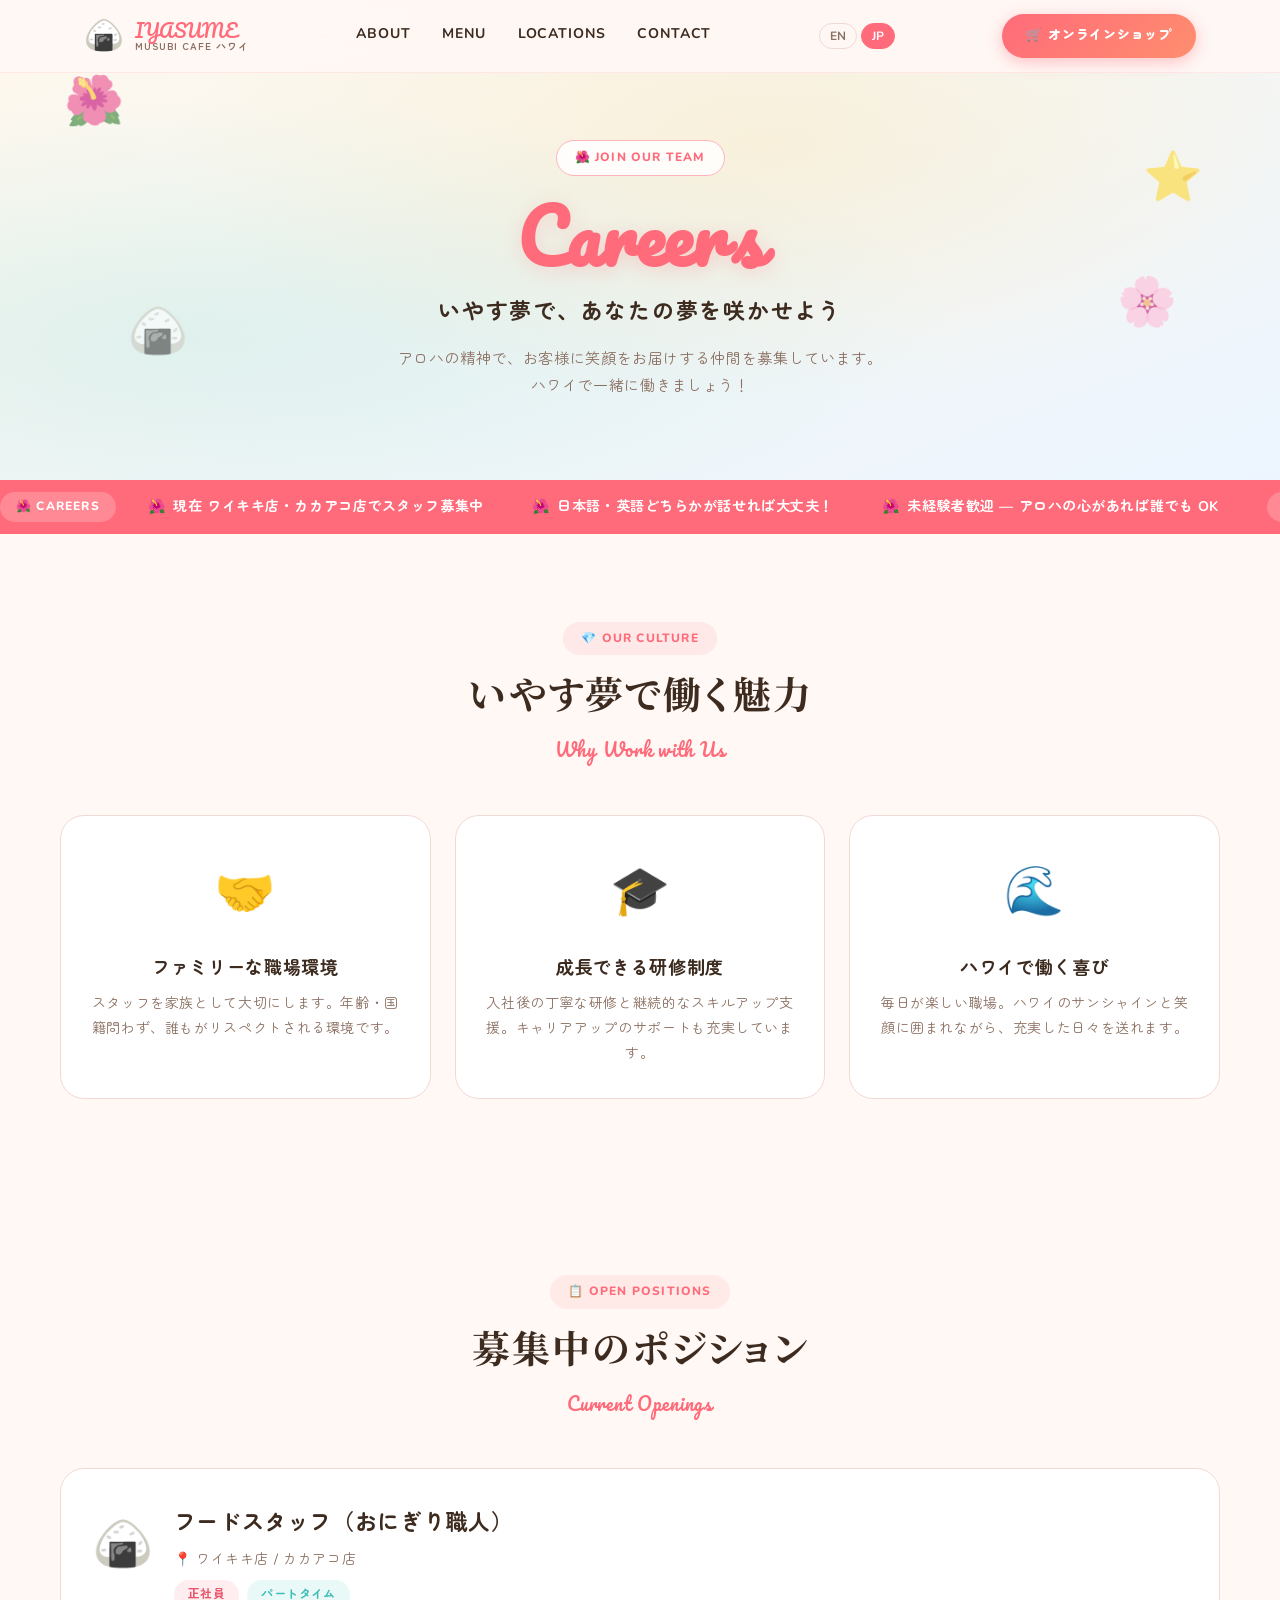
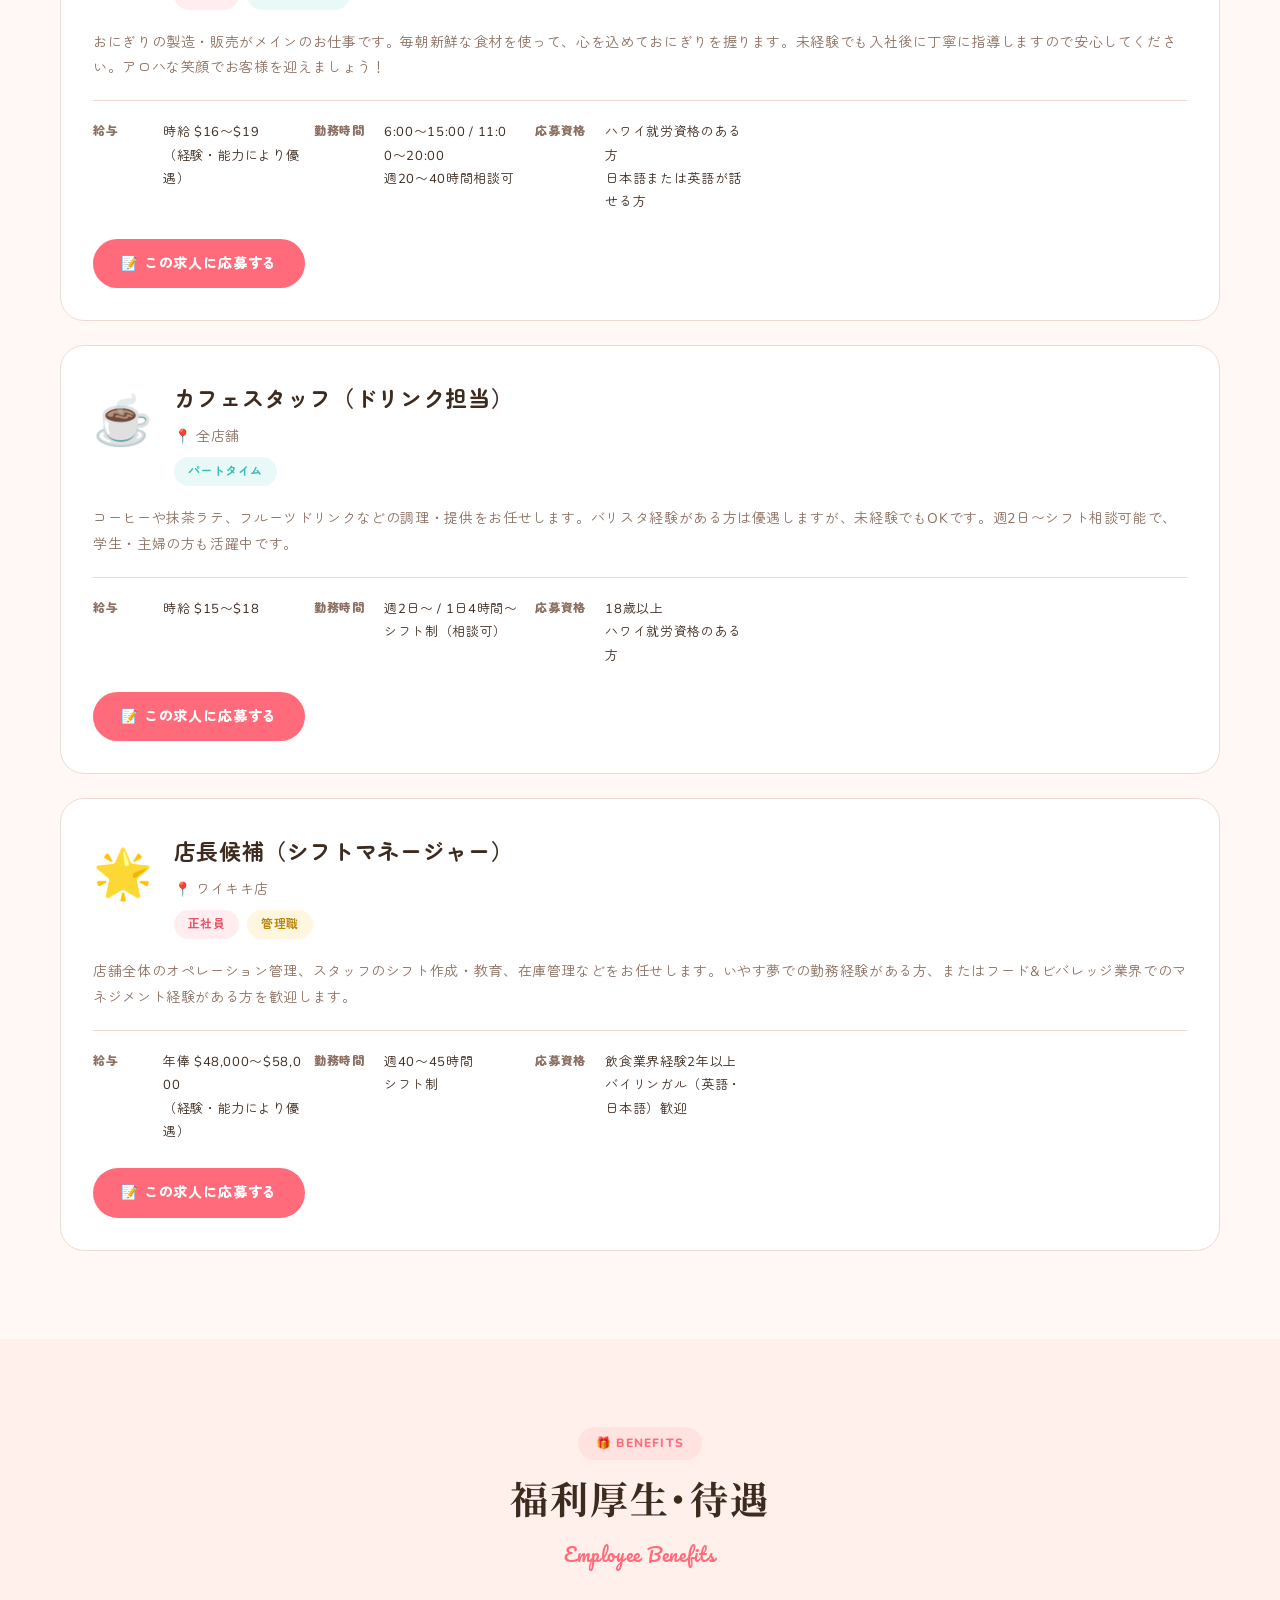
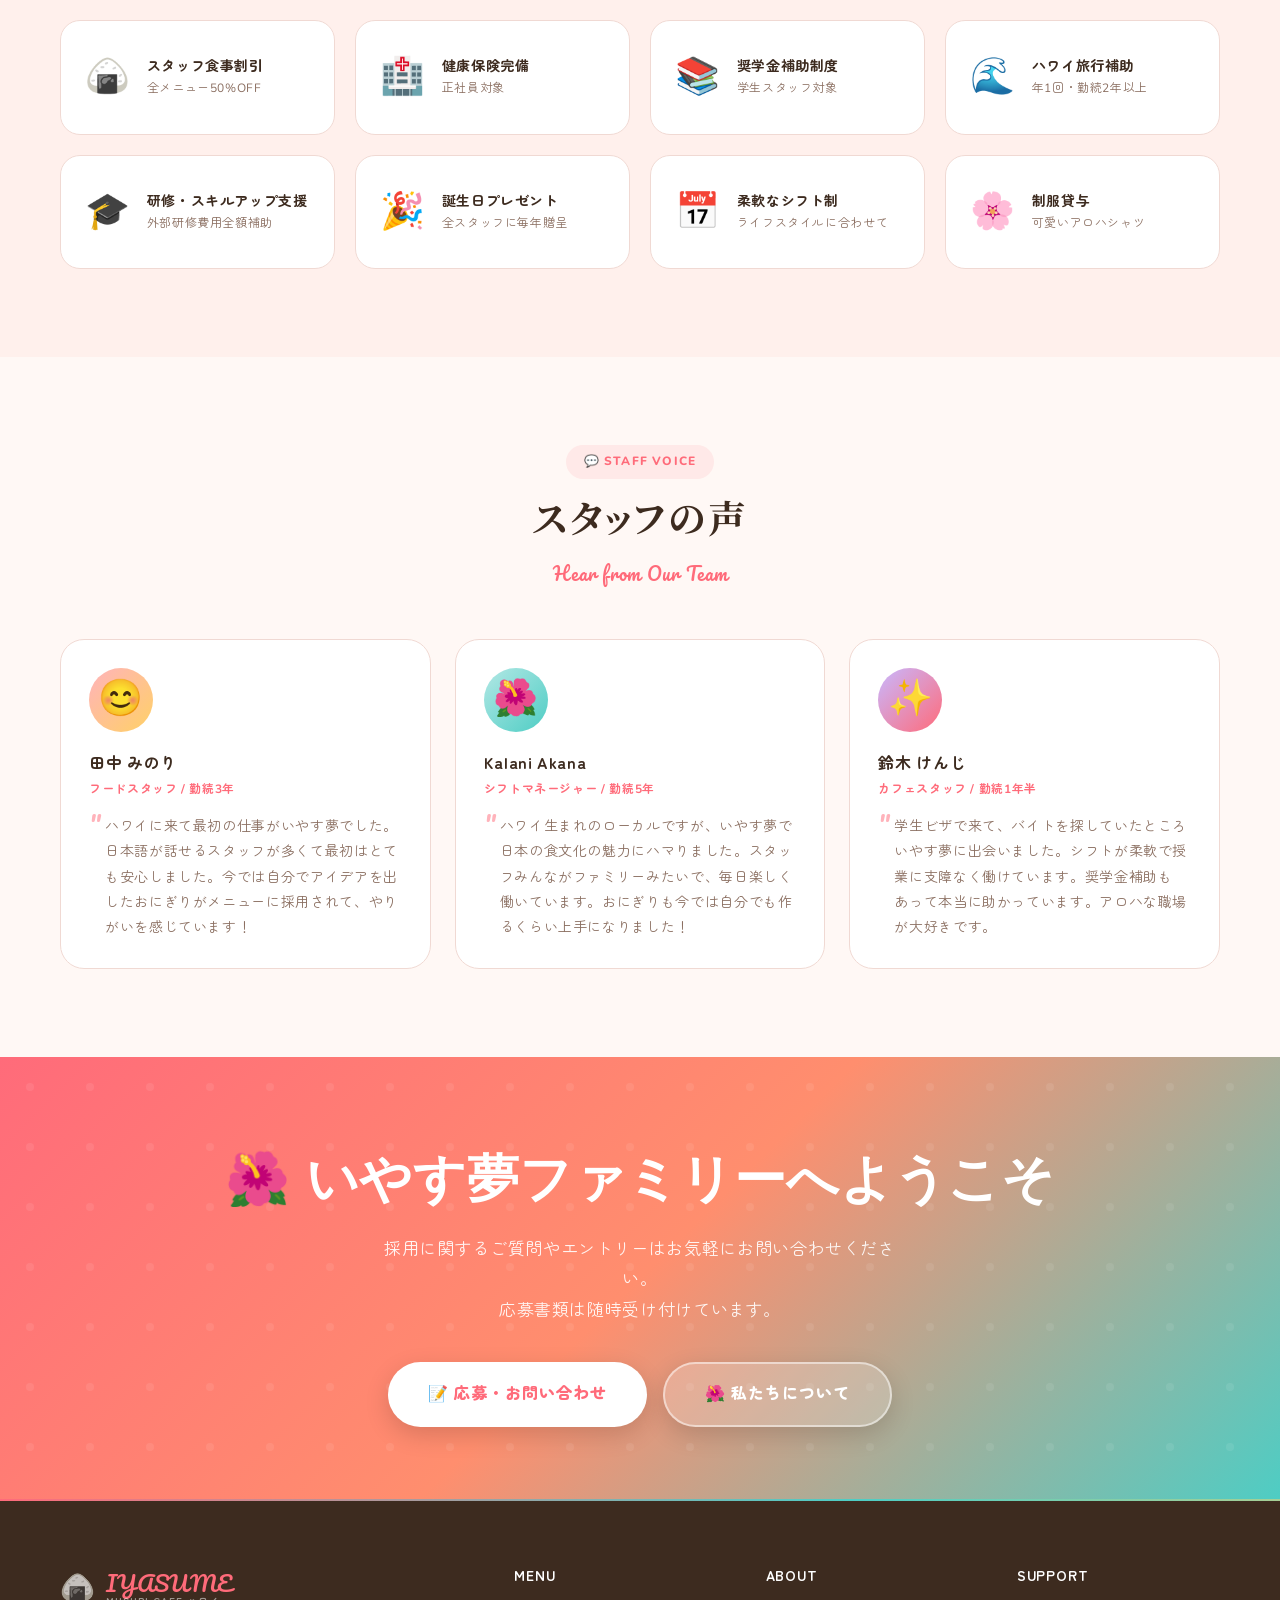
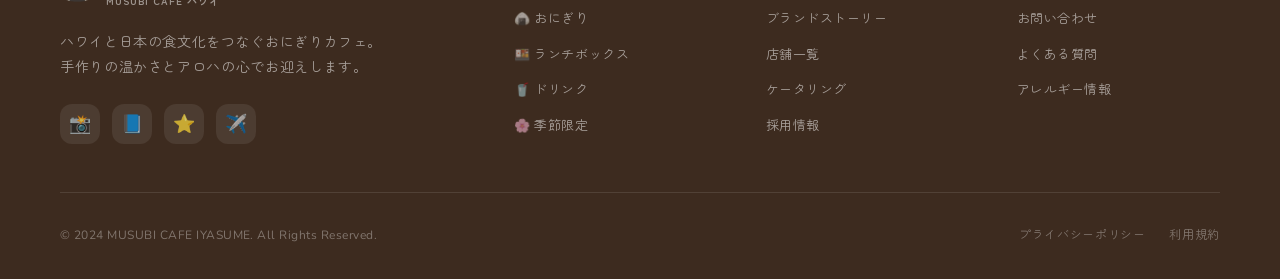
<file: careers.html>
<!DOCTYPE html>
<html lang="ja">
<head>
  <meta charset="UTF-8">
  <meta name="viewport" content="width=device-width, initial-scale=1.0">
  <title>採用情報 | MUSUBI CAFE IYASUME</title>
  <link rel="icon" href="favicon.svg" type="image/svg+xml">
  <link rel="preconnect" href="https://fonts.googleapis.com">
  <link rel="preconnect" href="https://fonts.gstatic.com" crossorigin>
  <link href="https://fonts.googleapis.com/css2?family=Nunito:wght@400;600;700;800;900&family=Pacifico&family=Zen+Maru+Gothic:wght@400;500;700&family=Noto+Serif+JP:wght@400;700&display=swap" rel="stylesheet">
  <link rel="stylesheet" href="style.css">
  <style>
    .careers-hero-bg {
      position: absolute; inset: 0;
      background: linear-gradient(160deg, #FFF8EC 0%, #ECF5FF 100%);
    }
    .careers-hero-bg::after {
      content: '';
      position: absolute; inset: 0;
      background: radial-gradient(ellipse at 60% 30%, rgba(255,209,102,0.18) 0%, transparent 55%),
                  radial-gradient(ellipse at 15% 70%, rgba(78,205,196,0.14) 0%, transparent 50%);
    }

    /* ---- Values ---- */
    .values-grid-careers {
      display: grid;
      grid-template-columns: repeat(3, 1fr);
      gap: 24px;
      margin-top: 48px;
    }
    .value-card-careers {
      background: var(--surface);
      border: 1.5px solid var(--border);
      border-radius: var(--radius-card);
      padding: 32px 24px;
      text-align: center;
      transition: all 0.4s var(--ease-bounce);
    }
    .value-card-careers:hover {
      transform: translateY(-8px);
      box-shadow: 0 16px 40px rgba(255,107,122,0.14);
      border-color: var(--coral);
    }
    .value-icon { font-size: 48px; margin-bottom: 16px; }
    .value-title {
      font-family: "Zen Maru Gothic", sans-serif;
      font-size: 18px;
      font-weight: 700;
      color: var(--text);
      margin-bottom: 8px;
    }
    .value-desc { font-size: 14px; color: var(--text-sub); line-height: 1.8; }

    /* ---- Job Listings ---- */
    .job-grid {
      display: grid;
      gap: 24px;
      margin-top: 48px;
    }
    .job-card {
      background: var(--surface);
      border: 1.5px solid var(--border);
      border-radius: var(--radius-card);
      padding: 32px;
      transition: all 0.35s var(--ease-bounce);
      cursor: pointer;
    }
    .job-card:hover {
      border-color: var(--coral);
      transform: translateY(-4px);
      box-shadow: 0 12px 32px rgba(255,107,122,0.14);
    }
    .job-header {
      display: flex;
      align-items: flex-start;
      gap: 20px;
      margin-bottom: 20px;
    }
    .job-emoji { font-size: 48px; flex-shrink: 0; }
    .job-meta { flex: 1; }
    .job-title {
      font-family: "Zen Maru Gothic", sans-serif;
      font-size: 22px;
      font-weight: 700;
      color: var(--text);
      margin-bottom: 6px;
    }
    .job-location {
      font-size: 14px;
      color: var(--text-sub);
      display: flex;
      align-items: center;
      gap: 6px;
    }
    .job-badges { display: flex; gap: 8px; flex-wrap: wrap; margin-top: 8px; }
    .job-badge {
      padding: 4px 14px;
      border-radius: var(--radius-pill);
      font-size: 12px;
      font-weight: 700;
      letter-spacing: 0.04em;
    }
    .badge-type-full { background: rgba(255,107,122,0.12); color: var(--coral-dark); }
    .badge-type-part { background: rgba(78,205,196,0.12); color: var(--mint-dark); }
    .badge-type-mgr  { background: rgba(255,209,102,0.2); color: #B8860B; }
    .job-body { font-size: 14px; color: var(--text-sub); line-height: 1.8; margin-bottom: 20px; }
    .job-details {
      display: grid;
      grid-template-columns: repeat(auto-fill, minmax(200px, 1fr));
      gap: 12px;
      padding-top: 20px;
      border-top: 1px solid var(--border);
    }
    .job-detail-item { display: flex; gap: 10px; align-items: flex-start; }
    .job-detail-label {
      font-size: 12px;
      font-weight: 800;
      color: var(--text-sub);
      white-space: nowrap;
      min-width: 60px;
    }
    .job-detail-value { font-size: 13px; color: var(--text); }
    .job-apply-btn {
      display: inline-flex;
      align-items: center;
      gap: 8px;
      margin-top: 24px;
      padding: 12px 28px;
      background: var(--coral);
      color: #fff;
      border-radius: var(--radius-pill);
      font-size: 14px;
      font-weight: 800;
      letter-spacing: 0.06em;
      transition: all 0.3s var(--ease-bounce);
      text-decoration: none;
    }
    .job-apply-btn:hover {
      background: var(--coral-dark);
      transform: translateY(-2px);
      box-shadow: 0 8px 20px rgba(255,107,122,0.4);
    }

    /* ---- Benefits ---- */
    .benefits-section { background: var(--surface-alt); }
    .benefits-grid {
      display: grid;
      grid-template-columns: repeat(auto-fill, minmax(240px, 1fr));
      gap: 20px;
      margin-top: 48px;
    }
    .benefit-card {
      background: var(--surface);
      border: 1.5px solid var(--border);
      border-radius: 20px;
      padding: 24px;
      display: flex;
      gap: 16px;
      align-items: center;
      transition: all 0.3s var(--ease-bounce);
    }
    .benefit-card:hover {
      border-color: var(--mint);
      transform: translateY(-4px);
      box-shadow: 0 10px 24px rgba(78,205,196,0.15);
    }
    .benefit-icon { font-size: 36px; flex-shrink: 0; }
    .benefit-text { font-size: 14px; font-weight: 700; color: var(--text); line-height: 1.5; }

    /* ---- Voice ---- */
    .voice-grid {
      display: grid;
      grid-template-columns: repeat(3, 1fr);
      gap: 24px;
      margin-top: 48px;
    }
    .voice-card {
      background: var(--surface);
      border: 1.5px solid var(--border);
      border-radius: var(--radius-card);
      padding: 28px;
      transition: all 0.35s var(--ease-bounce);
    }
    .voice-card:hover {
      transform: translateY(-6px);
      box-shadow: 0 12px 32px rgba(255,107,122,0.12);
      border-color: var(--coral);
    }
    .voice-avatar {
      width: 64px; height: 64px;
      border-radius: 50%;
      font-size: 36px;
      display: flex;
      align-items: center;
      justify-content: center;
      margin-bottom: 16px;
    }
    .va1 { background: linear-gradient(135deg, #FFB3BB, #FFD166); }
    .va2 { background: linear-gradient(135deg, #B3E8E5, #4ECDC4); }
    .va3 { background: linear-gradient(135deg, #C8B8FF, #FF6B7A); }
    .voice-name {
      font-family: "Zen Maru Gothic", sans-serif;
      font-size: 16px;
      font-weight: 700;
      color: var(--text);
      margin-bottom: 2px;
    }
    .voice-role { font-size: 12px; color: var(--coral); font-weight: 700; margin-bottom: 14px; }
    .voice-text {
      font-size: 14px;
      color: var(--text-sub);
      line-height: 1.8;
      position: relative;
      padding-left: 16px;
    }
    .voice-text::before {
      content: '"';
      position: absolute;
      left: 0;
      top: -2px;
      font-size: 24px;
      color: var(--coral-light);
      font-family: var(--font-display);
      line-height: 1;
    }

    @media (max-width: 1024px) {
      .values-grid-careers { grid-template-columns: repeat(2, 1fr); }
      .voice-grid { grid-template-columns: 1fr; }
    }
    @media (max-width: 768px) {
      .values-grid-careers { grid-template-columns: 1fr; }
      .job-header { flex-direction: column; }
    }
  </style>
</head>
<body>
  <div class="particles" id="particles"></div>
  <header id="header"></header>

  <!-- Hero -->
  <div class="page-hero">
    <div class="careers-hero-bg page-hero-bg"></div>
    <div class="page-hero-floats">
      <span class="page-hero-float" style="top:12%;left:5%;animation-duration:7s">🌺</span>
      <span class="page-hero-float" style="top:28%;right:6%;animation-duration:6s;animation-delay:-2s">⭐</span>
      <span class="page-hero-float" style="bottom:22%;left:10%;animation-duration:8s;animation-delay:-5s">🍙</span>
      <span class="page-hero-float" style="bottom:28%;right:8%;animation-duration:5s;animation-delay:-3s">🌸</span>
    </div>
    <div class="page-hero-content reveal">
      <div class="page-hero-tag">🌺 JOIN OUR TEAM</div>
      <h1 class="page-hero-title">Careers</h1>
      <p class="page-hero-title-jp">いやす夢で、あなたの夢を咲かせよう</p>
      <p class="page-hero-desc">アロハの精神で、お客様に笑顔をお届けする仲間を募集しています。<br>ハワイで一緒に働きましょう！</p>
    </div>
  </div>

  <!-- News Ticker -->
  <div class="news-ticker">
    <div class="news-ticker-inner">
      <div class="ticker-label">🌺 CAREERS</div>
      <span class="ticker-item">現在 ワイキキ店・カカアコ店でスタッフ募集中</span>
      <span class="ticker-item">日本語・英語どちらかが話せれば大丈夫！</span>
      <span class="ticker-item">未経験者歓迎 — アロハの心があれば誰でも OK</span>
      <div class="ticker-label">🌺 CAREERS</div>
      <span class="ticker-item">現在 ワイキキ店・カカアコ店でスタッフ募集中</span>
      <span class="ticker-item">日本語・英語どちらかが話せれば大丈夫！</span>
      <span class="ticker-item">未経験者歓迎 — アロハの心があれば誰でも OK</span>
    </div>
  </div>

  <!-- Values -->
  <section class="section">
    <div class="section-inner">
      <div class="text-center">
        <div class="section-tag reveal">💎 OUR CULTURE</div>
        <h2 class="section-title reveal reveal-delay-1">いやす夢で働く魅力</h2>
        <p class="section-title-en reveal reveal-delay-2">Why Work with Us</p>
      </div>
      <div class="values-grid-careers">
        <div class="value-card-careers reveal reveal-delay-1">
          <div class="value-icon">🤝</div>
          <div class="value-title">ファミリーな職場環境</div>
          <p class="value-desc">スタッフを家族として大切にします。年齢・国籍問わず、誰もがリスペクトされる環境です。</p>
        </div>
        <div class="value-card-careers reveal reveal-delay-2">
          <div class="value-icon">🎓</div>
          <div class="value-title">成長できる研修制度</div>
          <p class="value-desc">入社後の丁寧な研修と継続的なスキルアップ支援。キャリアアップのサポートも充実しています。</p>
        </div>
        <div class="value-card-careers reveal reveal-delay-3">
          <div class="value-icon">🌊</div>
          <div class="value-title">ハワイで働く喜び</div>
          <p class="value-desc">毎日が楽しい職場。ハワイのサンシャインと笑顔に囲まれながら、充実した日々を送れます。</p>
        </div>
      </div>
    </div>
  </section>

  <!-- Job Listings -->
  <section class="section" style="background:var(--bg)">
    <div class="section-inner">
      <div class="text-center">
        <div class="section-tag reveal">📋 OPEN POSITIONS</div>
        <h2 class="section-title reveal reveal-delay-1">募集中のポジション</h2>
        <p class="section-title-en reveal reveal-delay-2">Current Openings</p>
      </div>
      <div class="job-grid">

        <!-- Job 1 -->
        <div class="job-card reveal reveal-delay-1">
          <div class="job-header">
            <div class="job-emoji">🍙</div>
            <div class="job-meta">
              <div class="job-title">フードスタッフ（おにぎり職人）</div>
              <div class="job-location">📍 ワイキキ店 / カカアコ店</div>
              <div class="job-badges">
                <span class="job-badge badge-type-full">正社員</span>
                <span class="job-badge badge-type-part">パートタイム</span>
              </div>
            </div>
          </div>
          <p class="job-body">おにぎりの製造・販売がメインのお仕事です。毎朝新鮮な食材を使って、心を込めておにぎりを握ります。未経験でも入社後に丁寧に指導しますので安心してください。アロハな笑顔でお客様を迎えましょう！</p>
          <div class="job-details">
            <div class="job-detail-item">
              <span class="job-detail-label">給与</span>
              <span class="job-detail-value">時給 $16〜$19<br>（経験・能力により優遇）</span>
            </div>
            <div class="job-detail-item">
              <span class="job-detail-label">勤務時間</span>
              <span class="job-detail-value">6:00〜15:00 / 11:00〜20:00<br>週20〜40時間相談可</span>
            </div>
            <div class="job-detail-item">
              <span class="job-detail-label">応募資格</span>
              <span class="job-detail-value">ハワイ就労資格のある方<br>日本語または英語が話せる方</span>
            </div>
          </div>
          <a href="contact.html" class="job-apply-btn">📝 この求人に応募する</a>
        </div>

        <!-- Job 2 -->
        <div class="job-card reveal reveal-delay-2">
          <div class="job-header">
            <div class="job-emoji">☕</div>
            <div class="job-meta">
              <div class="job-title">カフェスタッフ（ドリンク担当）</div>
              <div class="job-location">📍 全店舗</div>
              <div class="job-badges">
                <span class="job-badge badge-type-part">パートタイム</span>
              </div>
            </div>
          </div>
          <p class="job-body">コーヒーや抹茶ラテ、フルーツドリンクなどの調理・提供をお任せします。バリスタ経験がある方は優遇しますが、未経験でもOKです。週2日〜シフト相談可能で、学生・主婦の方も活躍中です。</p>
          <div class="job-details">
            <div class="job-detail-item">
              <span class="job-detail-label">給与</span>
              <span class="job-detail-value">時給 $15〜$18</span>
            </div>
            <div class="job-detail-item">
              <span class="job-detail-label">勤務時間</span>
              <span class="job-detail-value">週2日〜 / 1日4時間〜<br>シフト制（相談可）</span>
            </div>
            <div class="job-detail-item">
              <span class="job-detail-label">応募資格</span>
              <span class="job-detail-value">18歳以上<br>ハワイ就労資格のある方</span>
            </div>
          </div>
          <a href="contact.html" class="job-apply-btn">📝 この求人に応募する</a>
        </div>

        <!-- Job 3 -->
        <div class="job-card reveal reveal-delay-3">
          <div class="job-header">
            <div class="job-emoji">🌟</div>
            <div class="job-meta">
              <div class="job-title">店長候補（シフトマネージャー）</div>
              <div class="job-location">📍 ワイキキ店</div>
              <div class="job-badges">
                <span class="job-badge badge-type-full">正社員</span>
                <span class="job-badge badge-type-mgr">管理職</span>
              </div>
            </div>
          </div>
          <p class="job-body">店舗全体のオペレーション管理、スタッフのシフト作成・教育、在庫管理などをお任せします。いやす夢での勤務経験がある方、またはフード&ビバレッジ業界でのマネジメント経験がある方を歓迎します。</p>
          <div class="job-details">
            <div class="job-detail-item">
              <span class="job-detail-label">給与</span>
              <span class="job-detail-value">年俸 $48,000〜$58,000<br>（経験・能力により優遇）</span>
            </div>
            <div class="job-detail-item">
              <span class="job-detail-label">勤務時間</span>
              <span class="job-detail-value">週40〜45時間<br>シフト制</span>
            </div>
            <div class="job-detail-item">
              <span class="job-detail-label">応募資格</span>
              <span class="job-detail-value">飲食業界経験2年以上<br>バイリンガル（英語・日本語）歓迎</span>
            </div>
          </div>
          <a href="contact.html" class="job-apply-btn">📝 この求人に応募する</a>
        </div>

      </div>
    </div>
  </section>

  <!-- Benefits -->
  <section class="section benefits-section">
    <div class="section-inner">
      <div class="text-center">
        <div class="section-tag reveal">🎁 BENEFITS</div>
        <h2 class="section-title reveal reveal-delay-1">福利厚生・待遇</h2>
        <p class="section-title-en reveal reveal-delay-2">Employee Benefits</p>
      </div>
      <div class="benefits-grid">
        <div class="benefit-card reveal reveal-delay-1">
          <div class="benefit-icon">🍙</div>
          <div class="benefit-text">スタッフ食事割引<br><span style="font-size:12px;font-weight:400;color:var(--text-sub)">全メニュー50%OFF</span></div>
        </div>
        <div class="benefit-card reveal reveal-delay-2">
          <div class="benefit-icon">🏥</div>
          <div class="benefit-text">健康保険完備<br><span style="font-size:12px;font-weight:400;color:var(--text-sub)">正社員対象</span></div>
        </div>
        <div class="benefit-card reveal reveal-delay-3">
          <div class="benefit-icon">📚</div>
          <div class="benefit-text">奨学金補助制度<br><span style="font-size:12px;font-weight:400;color:var(--text-sub)">学生スタッフ対象</span></div>
        </div>
        <div class="benefit-card reveal reveal-delay-1">
          <div class="benefit-icon">🌊</div>
          <div class="benefit-text">ハワイ旅行補助<br><span style="font-size:12px;font-weight:400;color:var(--text-sub)">年1回・勤続2年以上</span></div>
        </div>
        <div class="benefit-card reveal reveal-delay-2">
          <div class="benefit-icon">🎓</div>
          <div class="benefit-text">研修・スキルアップ支援<br><span style="font-size:12px;font-weight:400;color:var(--text-sub)">外部研修費用全額補助</span></div>
        </div>
        <div class="benefit-card reveal reveal-delay-3">
          <div class="benefit-icon">🎉</div>
          <div class="benefit-text">誕生日プレゼント<br><span style="font-size:12px;font-weight:400;color:var(--text-sub)">全スタッフに毎年贈呈</span></div>
        </div>
        <div class="benefit-card reveal reveal-delay-1">
          <div class="benefit-icon">📅</div>
          <div class="benefit-text">柔軟なシフト制<br><span style="font-size:12px;font-weight:400;color:var(--text-sub)">ライフスタイルに合わせて</span></div>
        </div>
        <div class="benefit-card reveal reveal-delay-2">
          <div class="benefit-icon">🌸</div>
          <div class="benefit-text">制服貸与<br><span style="font-size:12px;font-weight:400;color:var(--text-sub)">可愛いアロハシャツ</span></div>
        </div>
      </div>
    </div>
  </section>

  <!-- Staff Voices -->
  <section class="section">
    <div class="section-inner">
      <div class="text-center">
        <div class="section-tag reveal">💬 STAFF VOICE</div>
        <h2 class="section-title reveal reveal-delay-1">スタッフの声</h2>
        <p class="section-title-en reveal reveal-delay-2">Hear from Our Team</p>
      </div>
      <div class="voice-grid">
        <div class="voice-card reveal reveal-delay-1">
          <div class="voice-avatar va1">😊</div>
          <div class="voice-name">田中 みのり</div>
          <div class="voice-role">フードスタッフ / 勤続3年</div>
          <p class="voice-text">ハワイに来て最初の仕事がいやす夢でした。日本語が話せるスタッフが多くて最初はとても安心しました。今では自分でアイデアを出したおにぎりがメニューに採用されて、やりがいを感じています！</p>
        </div>
        <div class="voice-card reveal reveal-delay-2">
          <div class="voice-avatar va2">🌺</div>
          <div class="voice-name">Kalani Akana</div>
          <div class="voice-role">シフトマネージャー / 勤続5年</div>
          <p class="voice-text">ハワイ生まれのローカルですが、いやす夢で日本の食文化の魅力にハマりました。スタッフみんながファミリーみたいで、毎日楽しく働いています。おにぎりも今では自分でも作るくらい上手になりました！</p>
        </div>
        <div class="voice-card reveal reveal-delay-3">
          <div class="voice-avatar va3">✨</div>
          <div class="voice-name">鈴木 けんじ</div>
          <div class="voice-role">カフェスタッフ / 勤続1年半</div>
          <p class="voice-text">学生ビザで来て、バイトを探していたところいやす夢に出会いました。シフトが柔軟で授業に支障なく働けています。奨学金補助もあって本当に助かっています。アロハな職場が大好きです。</p>
        </div>
      </div>
    </div>
  </section>

  <!-- CTA -->
  <div class="highlight-banner">
    <div class="section-inner">
      <div class="reveal">
        <h2 class="highlight-title">🌺 いやす夢ファミリーへようこそ</h2>
        <p class="highlight-desc">採用に関するご質問やエントリーはお気軽にお問い合わせください。<br>応募書類は随時受け付けています。</p>
        <div style="display:flex;gap:16px;justify-content:center;flex-wrap:wrap">
          <a href="contact.html" class="btn-white">📝 応募・お問い合わせ</a>
          <a href="about.html" class="btn-white" style="background:rgba(255,255,255,0.2);color:#fff;border:2px solid rgba(255,255,255,0.5)">🌺 私たちについて</a>
        </div>
      </div>
    </div>
  </div>

  <footer id="footer"></footer>
  <button id="back-top" aria-label="トップへ戻る">↑</button>
  <script src="components.js"></script>
</body>
</html>
</file>
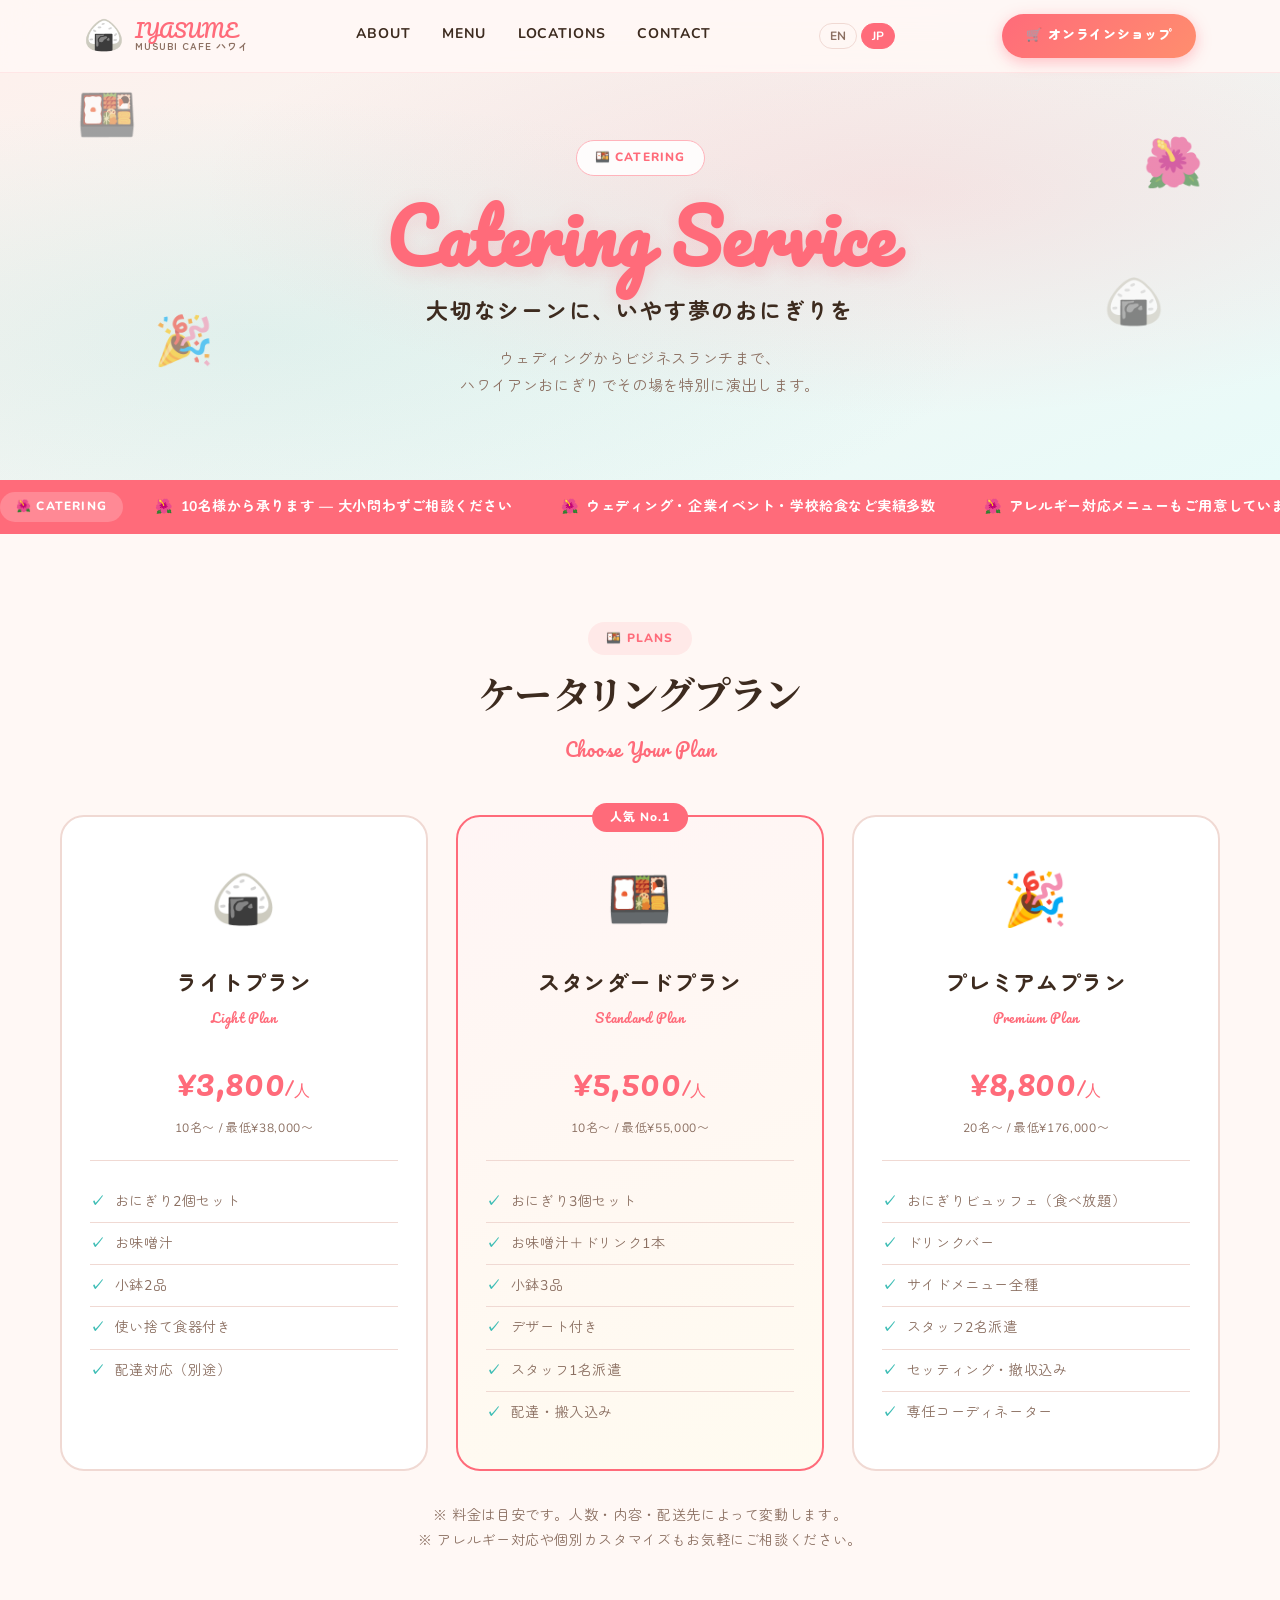
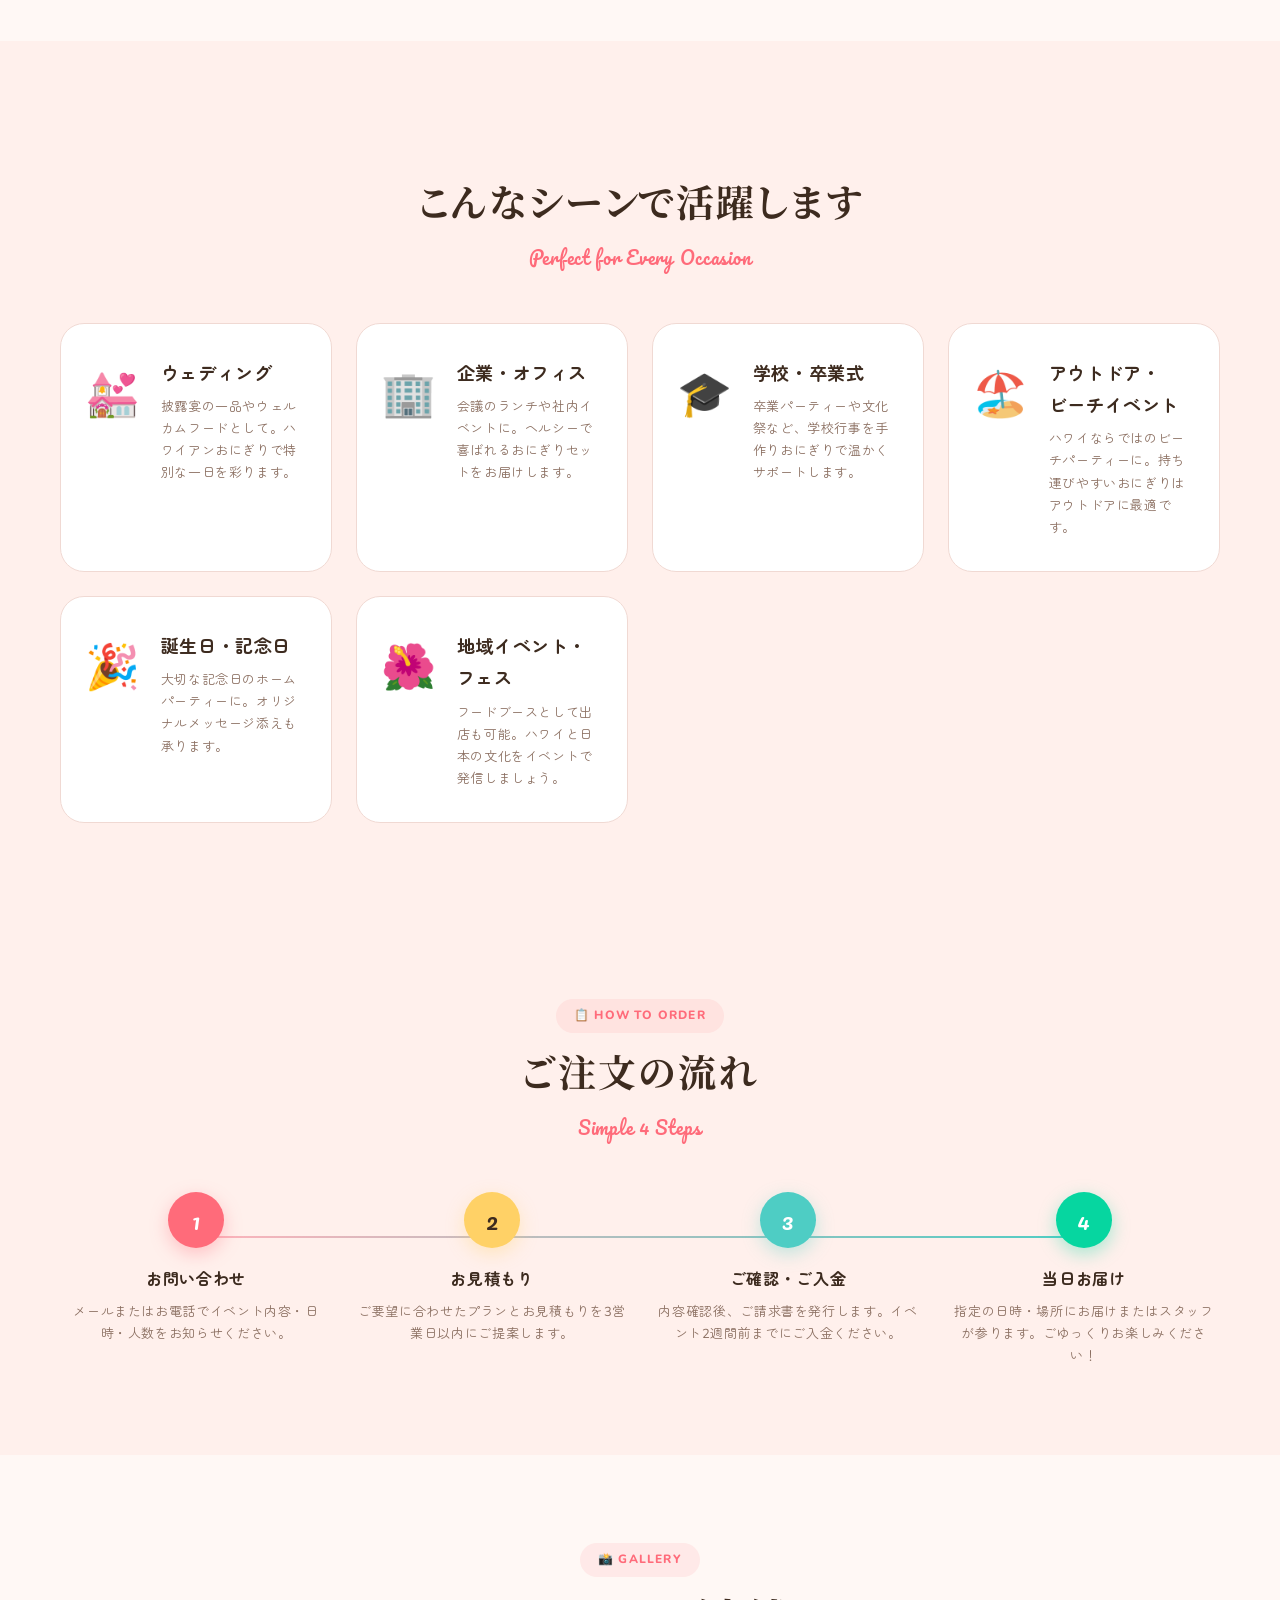
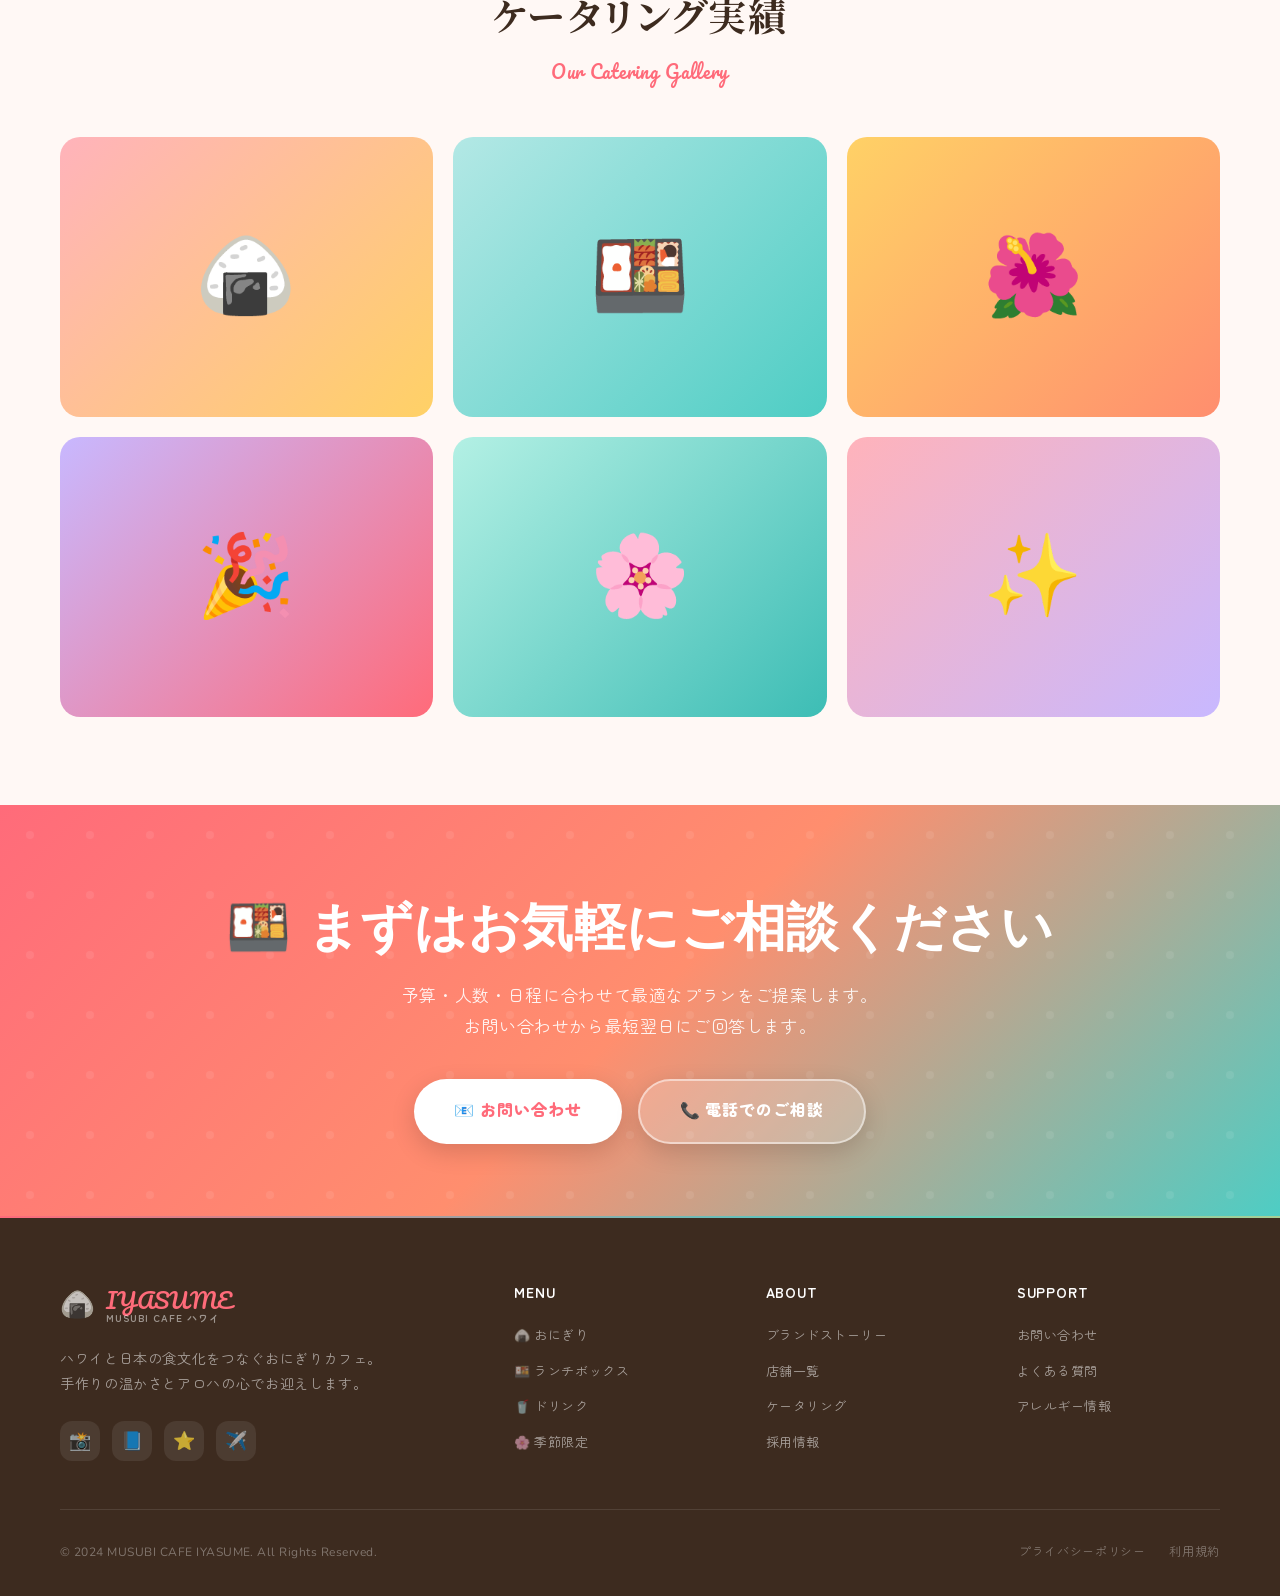
<file: catering.html>
<!DOCTYPE html>
<html lang="ja">
<head>
  <meta charset="UTF-8">
  <meta name="viewport" content="width=device-width, initial-scale=1.0">
  <title>ケータリング | MUSUBI CAFE IYASUME</title>
  <link rel="icon" href="favicon.svg" type="image/svg+xml">
  <link rel="preconnect" href="https://fonts.googleapis.com">
  <link rel="preconnect" href="https://fonts.gstatic.com" crossorigin>
  <link href="https://fonts.googleapis.com/css2?family=Nunito:wght@400;600;700;800;900&family=Pacifico&family=Zen+Maru+Gothic:wght@400;500;700&family=Noto+Serif+JP:wght@400;700&display=swap" rel="stylesheet">
  <link rel="stylesheet" href="style.css">
  <style>
    .catering-hero-bg {
      position: absolute; inset: 0;
      background: linear-gradient(160deg, #FFF0EC 0%, #E8FBF9 100%);
    }
    .catering-hero-bg::after {
      content: '';
      position: absolute; inset: 0;
      background: radial-gradient(ellipse at 70% 40%, rgba(255,107,122,0.14) 0%, transparent 55%),
                  radial-gradient(ellipse at 20% 70%, rgba(78,205,196,0.12) 0%, transparent 50%);
    }

    /* ---- Plan Cards ---- */
    .plan-grid {
      display: grid;
      grid-template-columns: repeat(3, 1fr);
      gap: 28px;
      margin-top: 48px;
    }
    .plan-card {
      background: var(--surface);
      border: 2px solid var(--border);
      border-radius: var(--radius-card);
      padding: 36px 28px;
      text-align: center;
      position: relative;
      transition: all 0.4s var(--ease-bounce);
    }
    .plan-card:hover {
      transform: translateY(-10px);
      box-shadow: 0 20px 48px rgba(255,107,122,0.18);
      border-color: var(--coral);
    }
    .plan-card.featured {
      border-color: var(--coral);
      background: linear-gradient(160deg, #FFF5F5 0%, #FFFBF0 100%);
    }
    .plan-badge {
      position: absolute;
      top: -14px; left: 50%;
      transform: translateX(-50%);
      background: var(--coral);
      color: #fff;
      font-size: 12px;
      font-weight: 800;
      letter-spacing: 0.08em;
      padding: 4px 18px;
      border-radius: var(--radius-pill);
    }
    .plan-icon { font-size: 52px; margin-bottom: 16px; }
    .plan-name {
      font-family: "Zen Maru Gothic", sans-serif;
      font-size: 22px;
      font-weight: 700;
      color: var(--text);
      margin-bottom: 4px;
    }
    .plan-name-en {
      font-family: var(--font-display);
      font-size: 13px;
      color: var(--coral);
      margin-bottom: 20px;
    }
    .plan-price {
      font-family: var(--font-display);
      font-size: 36px;
      color: var(--coral);
      margin-bottom: 4px;
    }
    .plan-price-note { font-size: 12px; color: var(--text-sub); margin-bottom: 20px; }
    .plan-divider {
      border: none;
      border-top: 1.5px solid var(--border);
      margin: 20px 0;
    }
    .plan-features { text-align: left; }
    .plan-feature-item {
      display: flex;
      align-items: flex-start;
      gap: 10px;
      padding: 8px 0;
      font-size: 14px;
      color: var(--text-sub);
      border-bottom: 1px solid var(--border);
    }
    .plan-feature-item:last-child { border-bottom: none; }
    .plan-feature-check { color: var(--mint-dark); font-weight: 900; flex-shrink: 0; }

    /* ---- Flow ---- */
    .flow-section { background: var(--surface-alt); }
    .flow-steps {
      display: grid;
      grid-template-columns: repeat(4, 1fr);
      gap: 24px;
      margin-top: 48px;
      position: relative;
    }
    .flow-steps::before {
      content: '';
      position: absolute;
      top: 44px; left: 12%; right: 12%;
      height: 2px;
      background: linear-gradient(90deg, var(--coral-light), var(--mint));
    }
    .flow-step { text-align: center; position: relative; }
    .flow-num {
      width: 56px; height: 56px;
      border-radius: 50%;
      background: var(--coral);
      color: #fff;
      font-family: var(--font-display);
      font-size: 22px;
      display: flex;
      align-items: center;
      justify-content: center;
      margin: 0 auto 16px;
      position: relative;
      z-index: 1;
      box-shadow: 0 6px 18px rgba(255,107,122,0.35);
    }
    .flow-step:nth-child(2) .flow-num { background: var(--yellow); color: var(--text); box-shadow: 0 6px 18px rgba(255,209,102,0.35); }
    .flow-step:nth-child(3) .flow-num { background: var(--mint); box-shadow: 0 6px 18px rgba(78,205,196,0.35); }
    .flow-step:nth-child(4) .flow-num { background: var(--success); box-shadow: 0 6px 18px rgba(6,214,160,0.35); }
    .flow-title {
      font-family: "Zen Maru Gothic", sans-serif;
      font-size: 16px;
      font-weight: 700;
      color: var(--text);
      margin-bottom: 8px;
    }
    .flow-desc { font-size: 13px; color: var(--text-sub); line-height: 1.7; }

    /* ---- Use Cases ---- */
    .usecase-grid {
      display: grid;
      grid-template-columns: repeat(auto-fill, minmax(260px, 1fr));
      gap: 24px;
      margin-top: 48px;
    }
    .usecase-card {
      background: var(--surface);
      border: 1.5px solid var(--border);
      border-radius: var(--radius-card);
      padding: 32px 24px;
      display: flex;
      gap: 20px;
      align-items: flex-start;
      transition: all 0.35s var(--ease-bounce);
    }
    .usecase-card:hover {
      transform: translateY(-6px);
      box-shadow: 0 14px 36px rgba(255,107,122,0.14);
      border-color: var(--coral);
    }
    .usecase-icon {
      font-size: 44px;
      flex-shrink: 0;
    }
    .usecase-title {
      font-family: "Zen Maru Gothic", sans-serif;
      font-size: 18px;
      font-weight: 700;
      color: var(--text);
      margin-bottom: 8px;
    }
    .usecase-desc { font-size: 13px; color: var(--text-sub); line-height: 1.7; }

    /* ---- Gallery ---- */
    .gallery-grid {
      display: grid;
      grid-template-columns: repeat(3, 1fr);
      gap: 20px;
      margin-top: 48px;
    }
    .gallery-item {
      border-radius: 20px;
      overflow: hidden;
      aspect-ratio: 4/3;
      display: flex;
      align-items: center;
      justify-content: center;
      font-size: 80px;
      transition: transform 0.4s var(--ease-bounce);
    }
    .gallery-item:hover { transform: scale(1.04); }
    .gi1 { background: linear-gradient(135deg, #FFB3BB, #FFD166); }
    .gi2 { background: linear-gradient(135deg, #B3E8E5, #4ECDC4); }
    .gi3 { background: linear-gradient(135deg, #FFD166, #FF8E6E); }
    .gi4 { background: linear-gradient(135deg, #C8B8FF, #FF6B7A); }
    .gi5 { background: linear-gradient(135deg, #B3F0E4, #3DBDB5); }
    .gi6 { background: linear-gradient(135deg, #FFB3BB, #C8B8FF); }

    @media (max-width: 1024px) {
      .plan-grid { grid-template-columns: 1fr; max-width: 440px; margin-left: auto; margin-right: auto; }
      .flow-steps { grid-template-columns: repeat(2, 1fr); }
      .flow-steps::before { display: none; }
    }
    @media (max-width: 768px) {
      .gallery-grid { grid-template-columns: repeat(2, 1fr); }
    }
    @media (max-width: 480px) {
      .gallery-grid { grid-template-columns: 1fr; }
    }
  </style>
</head>
<body>
  <div class="particles" id="particles"></div>
  <header id="header"></header>

  <!-- Hero -->
  <div class="page-hero">
    <div class="catering-hero-bg page-hero-bg"></div>
    <div class="page-hero-floats">
      <span class="page-hero-float" style="top:15%;left:6%;animation-duration:7s">🍱</span>
      <span class="page-hero-float" style="top:25%;right:6%;animation-duration:6s;animation-delay:-2s">🌺</span>
      <span class="page-hero-float" style="bottom:20%;left:12%;animation-duration:8s;animation-delay:-4s">🎉</span>
      <span class="page-hero-float" style="bottom:28%;right:9%;animation-duration:5s;animation-delay:-3s">🍙</span>
    </div>
    <div class="page-hero-content reveal">
      <div class="page-hero-tag">🍱 CATERING</div>
      <h1 class="page-hero-title">Catering Service</h1>
      <p class="page-hero-title-jp">大切なシーンに、いやす夢のおにぎりを</p>
      <p class="page-hero-desc">ウェディングからビジネスランチまで、<br>ハワイアンおにぎりでその場を特別に演出します。</p>
    </div>
  </div>

  <!-- News Ticker -->
  <div class="news-ticker">
    <div class="news-ticker-inner">
      <div class="ticker-label">🌺 CATERING</div>
      <span class="ticker-item">10名様から承ります — 大小問わずご相談ください</span>
      <span class="ticker-item">ウェディング・企業イベント・学校給食など実績多数</span>
      <span class="ticker-item">アレルギー対応メニューもご用意しています</span>
      <div class="ticker-label">🌺 CATERING</div>
      <span class="ticker-item">10名様から承ります — 大小問わずご相談ください</span>
      <span class="ticker-item">ウェディング・企業イベント・学校給食など実績多数</span>
      <span class="ticker-item">アレルギー対応メニューもご用意しています</span>
    </div>
  </div>

  <!-- Plans -->
  <section class="section">
    <div class="section-inner">
      <div class="text-center">
        <div class="section-tag reveal">🍱 PLANS</div>
        <h2 class="section-title reveal reveal-delay-1">ケータリングプラン</h2>
        <p class="section-title-en reveal reveal-delay-2">Choose Your Plan</p>
      </div>
      <div class="plan-grid">
        <div class="plan-card reveal reveal-delay-1">
          <div class="plan-icon">🍙</div>
          <div class="plan-name">ライトプラン</div>
          <div class="plan-name-en">Light Plan</div>
          <div class="plan-price">¥3,800<span style="font-size:16px">/人</span></div>
          <div class="plan-price-note">10名〜 / 最低¥38,000〜</div>
          <hr class="plan-divider">
          <ul class="plan-features">
            <li class="plan-feature-item"><span class="plan-feature-check">✓</span>おにぎり2個セット</li>
            <li class="plan-feature-item"><span class="plan-feature-check">✓</span>お味噌汁</li>
            <li class="plan-feature-item"><span class="plan-feature-check">✓</span>小鉢2品</li>
            <li class="plan-feature-item"><span class="plan-feature-check">✓</span>使い捨て食器付き</li>
            <li class="plan-feature-item"><span class="plan-feature-check">✓</span>配達対応（別途）</li>
          </ul>
        </div>
        <div class="plan-card featured reveal reveal-delay-2">
          <div class="plan-badge">人気 No.1</div>
          <div class="plan-icon">🍱</div>
          <div class="plan-name">スタンダードプラン</div>
          <div class="plan-name-en">Standard Plan</div>
          <div class="plan-price">¥5,500<span style="font-size:16px">/人</span></div>
          <div class="plan-price-note">10名〜 / 最低¥55,000〜</div>
          <hr class="plan-divider">
          <ul class="plan-features">
            <li class="plan-feature-item"><span class="plan-feature-check">✓</span>おにぎり3個セット</li>
            <li class="plan-feature-item"><span class="plan-feature-check">✓</span>お味噌汁＋ドリンク1本</li>
            <li class="plan-feature-item"><span class="plan-feature-check">✓</span>小鉢3品</li>
            <li class="plan-feature-item"><span class="plan-feature-check">✓</span>デザート付き</li>
            <li class="plan-feature-item"><span class="plan-feature-check">✓</span>スタッフ1名派遣</li>
            <li class="plan-feature-item"><span class="plan-feature-check">✓</span>配達・搬入込み</li>
          </ul>
        </div>
        <div class="plan-card reveal reveal-delay-3">
          <div class="plan-icon">🎉</div>
          <div class="plan-name">プレミアムプラン</div>
          <div class="plan-name-en">Premium Plan</div>
          <div class="plan-price">¥8,800<span style="font-size:16px">/人</span></div>
          <div class="plan-price-note">20名〜 / 最低¥176,000〜</div>
          <hr class="plan-divider">
          <ul class="plan-features">
            <li class="plan-feature-item"><span class="plan-feature-check">✓</span>おにぎりビュッフェ（食べ放題）</li>
            <li class="plan-feature-item"><span class="plan-feature-check">✓</span>ドリンクバー</li>
            <li class="plan-feature-item"><span class="plan-feature-check">✓</span>サイドメニュー全種</li>
            <li class="plan-feature-item"><span class="plan-feature-check">✓</span>スタッフ2名派遣</li>
            <li class="plan-feature-item"><span class="plan-feature-check">✓</span>セッティング・撤収込み</li>
            <li class="plan-feature-item"><span class="plan-feature-check">✓</span>専任コーディネーター</li>
          </ul>
        </div>
      </div>
      <p class="text-center reveal" style="margin-top:32px;font-size:14px;color:var(--text-sub)">
        ※ 料金は目安です。人数・内容・配送先によって変動します。<br>
        ※ アレルギー対応や個別カスタマイズもお気軽にご相談ください。
      </p>
    </div>
  </section>

  <!-- Use Cases -->
  <section class="section" style="background:var(--surface-alt)">
    <div class="section-inner">
      <div class="text-center">
        <div class="section-tag reveal">🎊 USE CASES</div>
        <h2 class="section-title reveal reveal-delay-1">こんなシーンで活躍します</h2>
        <p class="section-title-en reveal reveal-delay-2">Perfect for Every Occasion</p>
      </div>
      <div class="usecase-grid">
        <div class="usecase-card reveal reveal-delay-1">
          <div class="usecase-icon">💒</div>
          <div>
            <div class="usecase-title">ウェディング</div>
            <p class="usecase-desc">披露宴の一品やウェルカムフードとして。ハワイアンおにぎりで特別な一日を彩ります。</p>
          </div>
        </div>
        <div class="usecase-card reveal reveal-delay-2">
          <div class="usecase-icon">🏢</div>
          <div>
            <div class="usecase-title">企業・オフィス</div>
            <p class="usecase-desc">会議のランチや社内イベントに。ヘルシーで喜ばれるおにぎりセットをお届けします。</p>
          </div>
        </div>
        <div class="usecase-card reveal reveal-delay-3">
          <div class="usecase-icon">🎓</div>
          <div>
            <div class="usecase-title">学校・卒業式</div>
            <p class="usecase-desc">卒業パーティーや文化祭など、学校行事を手作りおにぎりで温かくサポートします。</p>
          </div>
        </div>
        <div class="usecase-card reveal reveal-delay-1">
          <div class="usecase-icon">🏖️</div>
          <div>
            <div class="usecase-title">アウトドア・ビーチイベント</div>
            <p class="usecase-desc">ハワイならではのビーチパーティーに。持ち運びやすいおにぎりはアウトドアに最適です。</p>
          </div>
        </div>
        <div class="usecase-card reveal reveal-delay-2">
          <div class="usecase-icon">🎉</div>
          <div>
            <div class="usecase-title">誕生日・記念日</div>
            <p class="usecase-desc">大切な記念日のホームパーティーに。オリジナルメッセージ添えも承ります。</p>
          </div>
        </div>
        <div class="usecase-card reveal reveal-delay-3">
          <div class="usecase-icon">🌺</div>
          <div>
            <div class="usecase-title">地域イベント・フェス</div>
            <p class="usecase-desc">フードブースとして出店も可能。ハワイと日本の文化をイベントで発信しましょう。</p>
          </div>
        </div>
      </div>
    </div>
  </section>

  <!-- Flow -->
  <section class="section flow-section">
    <div class="section-inner">
      <div class="text-center">
        <div class="section-tag reveal">📋 HOW TO ORDER</div>
        <h2 class="section-title reveal reveal-delay-1">ご注文の流れ</h2>
        <p class="section-title-en reveal reveal-delay-2">Simple 4 Steps</p>
      </div>
      <div class="flow-steps">
        <div class="flow-step reveal reveal-delay-1">
          <div class="flow-num">1</div>
          <div class="flow-title">お問い合わせ</div>
          <p class="flow-desc">メールまたはお電話でイベント内容・日時・人数をお知らせください。</p>
        </div>
        <div class="flow-step reveal reveal-delay-2">
          <div class="flow-num">2</div>
          <div class="flow-title">お見積もり</div>
          <p class="flow-desc">ご要望に合わせたプランとお見積もりを3営業日以内にご提案します。</p>
        </div>
        <div class="flow-step reveal reveal-delay-3">
          <div class="flow-num">3</div>
          <div class="flow-title">ご確認・ご入金</div>
          <p class="flow-desc">内容確認後、ご請求書を発行します。イベント2週間前までにご入金ください。</p>
        </div>
        <div class="flow-step reveal reveal-delay-4">
          <div class="flow-num">4</div>
          <div class="flow-title">当日お届け</div>
          <p class="flow-desc">指定の日時・場所にお届けまたはスタッフが参ります。ごゆっくりお楽しみください！</p>
        </div>
      </div>
    </div>
  </section>

  <!-- Gallery -->
  <section class="section">
    <div class="section-inner">
      <div class="text-center">
        <div class="section-tag reveal">📸 GALLERY</div>
        <h2 class="section-title reveal reveal-delay-1">ケータリング実績</h2>
        <p class="section-title-en reveal reveal-delay-2">Our Catering Gallery</p>
      </div>
      <div class="gallery-grid">
        <div class="gallery-item gi1 reveal reveal-delay-1">🍙</div>
        <div class="gallery-item gi2 reveal reveal-delay-2">🍱</div>
        <div class="gallery-item gi3 reveal reveal-delay-3">🌺</div>
        <div class="gallery-item gi4 reveal reveal-delay-1">🎉</div>
        <div class="gallery-item gi5 reveal reveal-delay-2">🌸</div>
        <div class="gallery-item gi6 reveal reveal-delay-3">✨</div>
      </div>
    </div>
  </section>

  <!-- CTA -->
  <div class="highlight-banner">
    <div class="section-inner">
      <div class="reveal">
        <h2 class="highlight-title">🍱 まずはお気軽にご相談ください</h2>
        <p class="highlight-desc">予算・人数・日程に合わせて最適なプランをご提案します。<br>お問い合わせから最短翌日にご回答します。</p>
        <div style="display:flex;gap:16px;justify-content:center;flex-wrap:wrap">
          <a href="contact.html" class="btn-white">📧 お問い合わせ</a>
          <a href="tel:+18081234567" class="btn-white" style="background:rgba(255,255,255,0.2);color:#fff;border:2px solid rgba(255,255,255,0.5)">📞 電話でのご相談</a>
        </div>
      </div>
    </div>
  </div>

  <footer id="footer"></footer>
  <button id="back-top" aria-label="トップへ戻る">↑</button>
  <script src="components.js"></script>
</body>
</html>
</file>
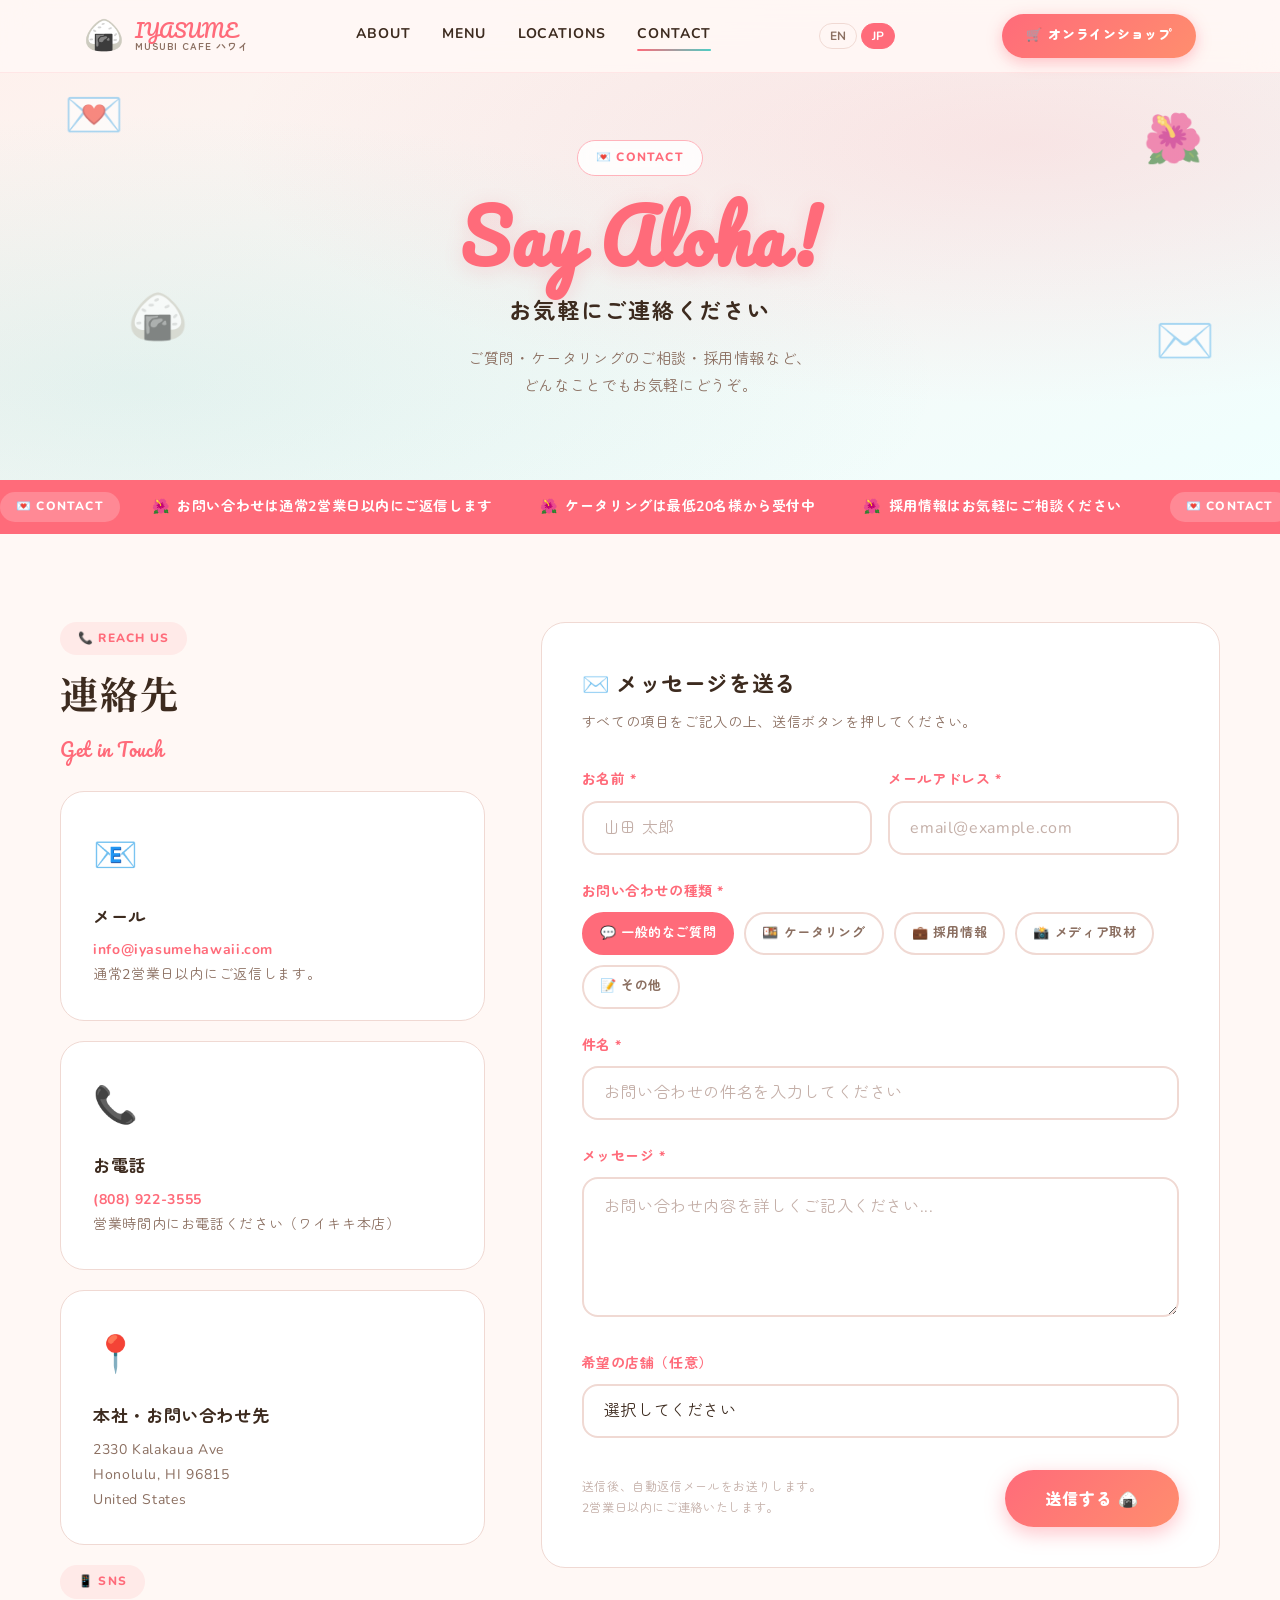
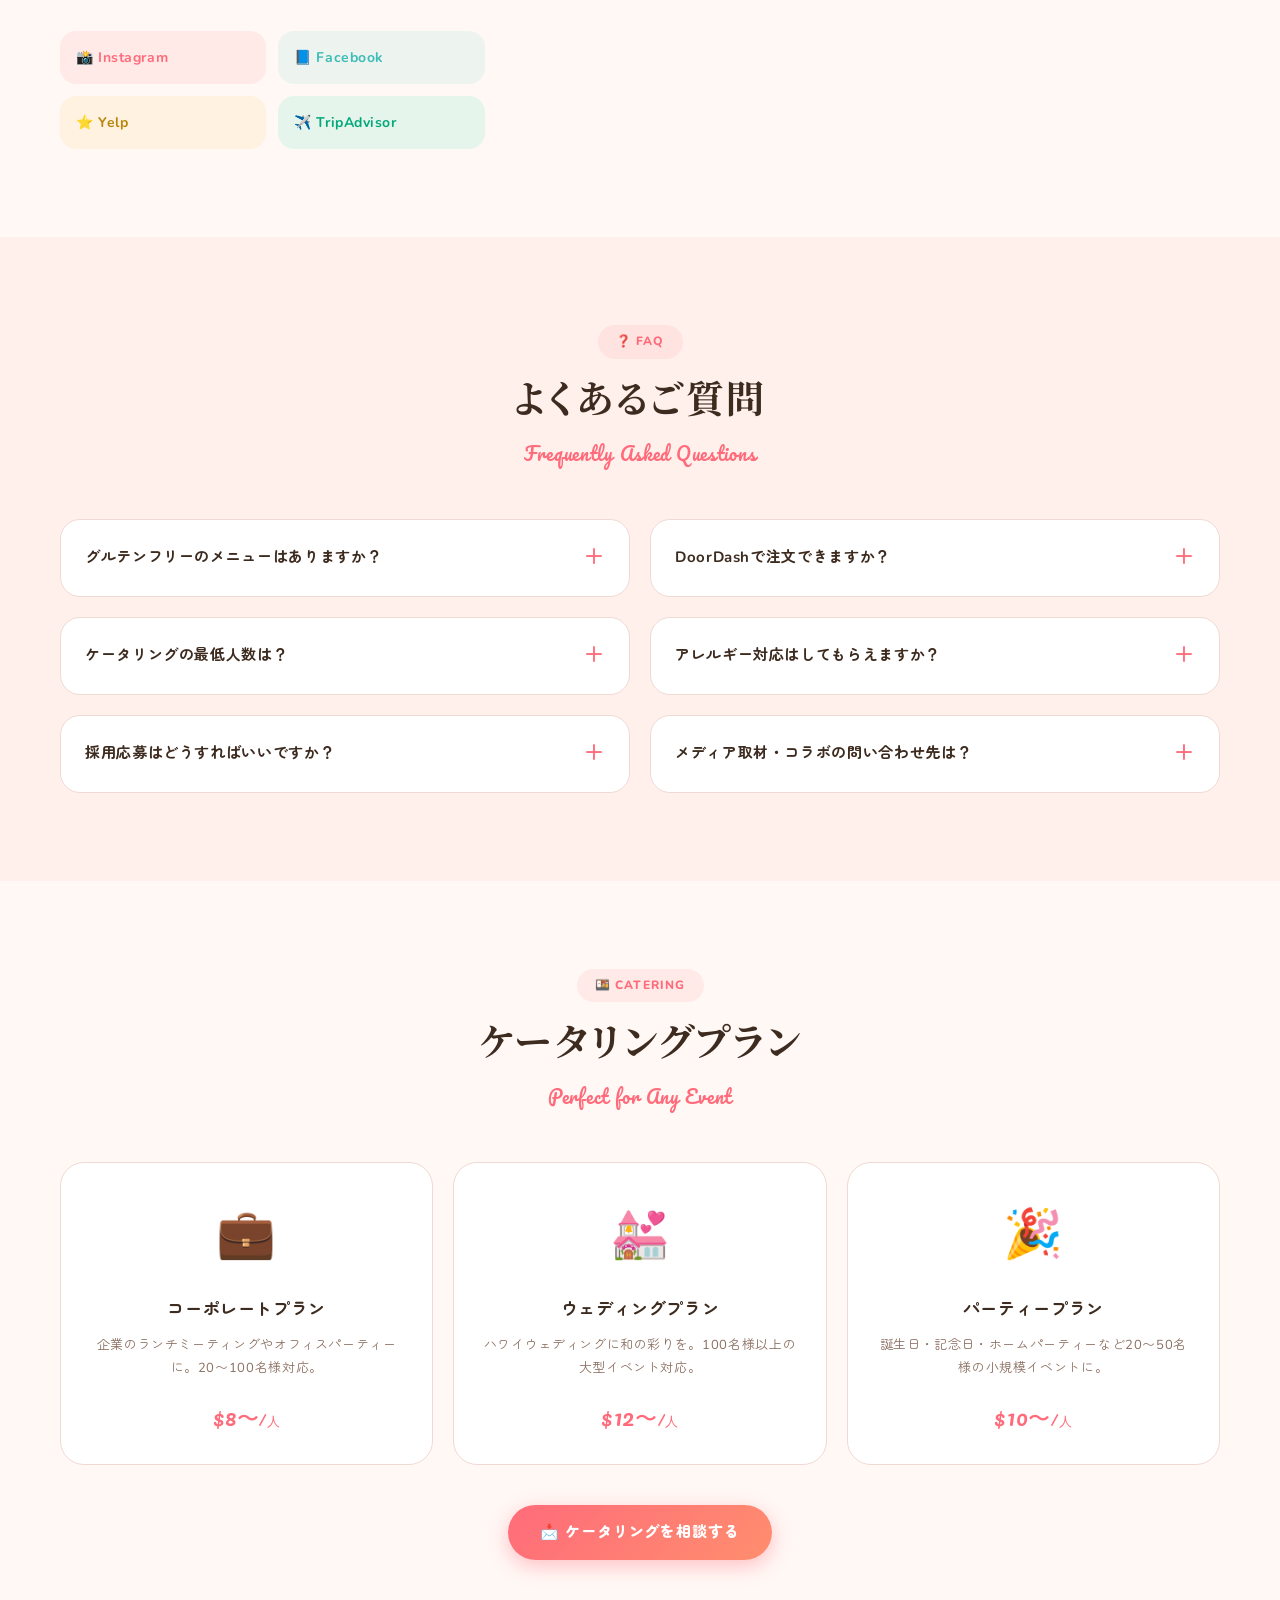
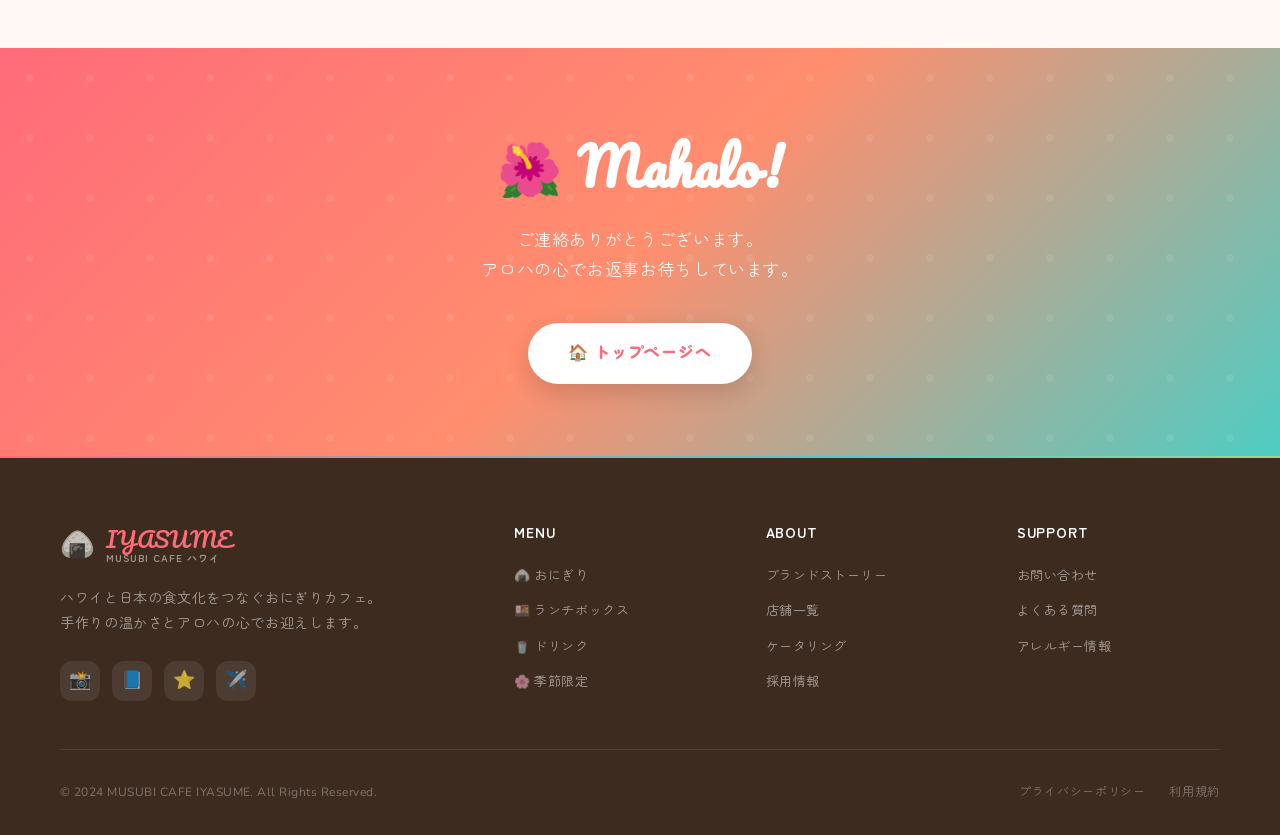
<file: contact.html>
<!DOCTYPE html>
<html lang="ja">
<head>
  <meta charset="UTF-8">
  <meta name="viewport" content="width=device-width, initial-scale=1.0">
  <title>CONTACT | MUSUBI CAFE IYASUME</title>
  <link rel="icon" href="favicon.svg" type="image/svg+xml">
  <link rel="preconnect" href="https://fonts.googleapis.com">
  <link rel="preconnect" href="https://fonts.gstatic.com" crossorigin>
  <link href="https://fonts.googleapis.com/css2?family=Nunito:wght@400;600;700;800;900&family=Pacifico&family=Zen+Maru+Gothic:wght@400;500;700&family=Noto+Serif+JP:wght@400;700&display=swap" rel="stylesheet">
  <link rel="stylesheet" href="style.css">
  <style>
    .contact-hero-bg {
      position: absolute; inset: 0;
      background: linear-gradient(160deg, #FFF0EC 0%, #F0FFFE 100%);
    }
    .contact-hero-bg::after {
      content: '';
      position: absolute; inset: 0;
      background: radial-gradient(ellipse at 80% 30%, rgba(255,107,122,0.14) 0%, transparent 55%),
                  radial-gradient(ellipse at 10% 80%, rgba(78,205,196,0.12) 0%, transparent 50%);
    }

    /* ---- Layout ---- */
    .contact-layout {
      display: grid;
      grid-template-columns: 1fr 1.6fr;
      gap: 56px;
      align-items: flex-start;
    }

    /* ---- Contact Info ---- */
    .contact-info {}
    .contact-info-card {
      background: var(--surface);
      border: 1.5px solid var(--border);
      border-radius: var(--radius-card);
      padding: 32px;
      margin-bottom: 20px;
      transition: all 0.35s var(--ease-bounce);
    }
    .contact-info-card:hover {
      border-color: var(--coral);
      transform: translateY(-4px);
      box-shadow: 0 10px 28px rgba(255,107,122,0.15);
    }
    .contact-info-icon { font-size: 36px; margin-bottom: 12px; }
    .contact-info-title {
      font-family: "Zen Maru Gothic", sans-serif;
      font-size: 17px;
      font-weight: 700;
      color: var(--text);
      margin-bottom: 6px;
      font-feature-settings: "palt" 1;
    }
    .contact-info-value {
      font-size: 14px;
      color: var(--text-sub);
      line-height: 1.8;
    }
    .contact-info-link {
      color: var(--coral);
      font-weight: 700;
      transition: opacity 0.2s;
    }
    .contact-info-link:hover { opacity: 0.7; }

    /* ---- SNS Links ---- */
    .sns-links {
      display: grid;
      grid-template-columns: 1fr 1fr;
      gap: 12px;
      margin-top: 20px;
    }
    .sns-link {
      display: flex;
      align-items: center;
      gap: 10px;
      padding: 14px 16px;
      border-radius: 16px;
      font-size: 14px;
      font-weight: 700;
      letter-spacing: 0.04em;
      transition: all 0.3s var(--ease-bounce);
      cursor: pointer;
    }
    .sns-link-ig  { background: rgba(255,107,122,0.1); color: var(--coral); }
    .sns-link-fb  { background: rgba(78,205,196,0.1); color: var(--mint-dark); }
    .sns-link-yelp{ background: rgba(255,209,102,0.15); color: #B8860B; }
    .sns-link-ta  { background: rgba(6,214,160,0.1); color: #05A87A; }
    .sns-link:hover { transform: translateY(-3px) scale(1.03); filter: brightness(0.9); }

    /* ---- Contact Form ---- */
    .contact-form-wrap {
      background: var(--surface);
      border: 1.5px solid var(--border);
      border-radius: var(--radius-card);
      padding: 40px;
    }
    .form-title {
      font-family: "Zen Maru Gothic", sans-serif;
      font-size: 22px;
      font-weight: 700;
      color: var(--text);
      margin-bottom: 8px;
      font-feature-settings: "palt" 1;
    }
    .form-subtitle { font-size: 14px; color: var(--text-sub); margin-bottom: 32px; }

    .form-row {
      display: grid;
      grid-template-columns: 1fr 1fr;
      gap: 16px;
    }
    .form-label span { color: var(--coral); }

    .radio-group {
      display: flex;
      flex-wrap: wrap;
      gap: 10px;
      margin-top: 4px;
    }
    .radio-btn {
      display: flex;
      align-items: center;
      gap: 6px;
      padding: 8px 16px;
      border-radius: var(--radius-pill);
      border: 2px solid var(--border);
      background: var(--surface);
      font-size: 13px;
      font-weight: 700;
      cursor: pointer;
      transition: all 0.25s var(--ease-bounce);
      font-family: var(--font-body);
      color: var(--text-sub);
    }
    .radio-btn:hover {
      border-color: var(--coral);
      color: var(--coral);
      transform: translateY(-2px);
    }
    .radio-btn input { display: none; }
    .radio-btn.selected {
      background: var(--coral);
      border-color: var(--coral);
      color: #fff;
    }

    .form-submit {
      display: flex;
      align-items: center;
      justify-content: space-between;
      margin-top: 32px;
      flex-wrap: wrap;
      gap: 16px;
    }
    .form-note { font-size: 12px; color: var(--text-muted); }

    .btn-submit {
      display: inline-flex;
      align-items: center;
      gap: 10px;
      background: linear-gradient(135deg, var(--coral), #FF8E6E);
      color: #fff;
      padding: 16px 40px;
      border-radius: var(--radius-pill);
      font-size: 16px;
      font-weight: 800;
      letter-spacing: 0.06em;
      border: none;
      cursor: pointer;
      font-family: var(--font-body);
      box-shadow: 0 6px 20px rgba(255,107,122,0.4);
      transition: all 0.35s var(--ease-bounce);
    }
    .btn-submit:hover {
      transform: translateY(-4px) scale(1.04);
      box-shadow: 0 12px 32px rgba(255,107,122,0.5);
    }

    /* Success message */
    .form-success {
      display: none;
      text-align: center;
      padding: 48px 24px;
    }
    .form-success-icon { font-size: 64px; margin-bottom: 16px; }
    .form-success-title {
      font-family: "Zen Maru Gothic", sans-serif;
      font-size: 24px;
      font-weight: 700;
      color: var(--text);
      margin-bottom: 8px;
    }
    .form-success-desc { font-size: 14px; color: var(--text-sub); }

    /* ---- FAQ ---- */
    .faq-section { background: var(--surface-alt); }
    .faq-grid {
      display: grid;
      grid-template-columns: 1fr 1fr;
      gap: 20px;
      margin-top: 48px;
    }
    .faq-item {
      background: var(--surface);
      border: 1.5px solid var(--border);
      border-radius: 20px;
      overflow: hidden;
      transition: all 0.3s var(--ease-bounce);
    }
    .faq-item:hover { border-color: var(--coral); }
    .faq-q {
      display: flex;
      align-items: center;
      justify-content: space-between;
      gap: 16px;
      padding: 20px 24px;
      cursor: pointer;
      font-weight: 700;
      font-size: 15px;
      color: var(--text);
      user-select: none;
    }
    .faq-q::after {
      content: '＋';
      font-size: 20px;
      color: var(--coral);
      flex-shrink: 0;
      transition: transform 0.3s var(--ease-smooth);
    }
    .faq-item.open .faq-q::after { transform: rotate(45deg); }
    .faq-a {
      max-height: 0;
      overflow: hidden;
      transition: max-height 0.4s var(--ease-smooth), padding 0.3s;
      font-size: 14px;
      color: var(--text-sub);
      line-height: 1.8;
      padding: 0 24px;
    }
    .faq-item.open .faq-a {
      max-height: 300px;
      padding: 0 24px 20px;
    }

    /* ---- Catering Section ---- */
    .catering-section { background: var(--bg); }
    .catering-grid {
      display: grid;
      grid-template-columns: repeat(3, 1fr);
      gap: 20px;
      margin-top: 48px;
    }
    .catering-card {
      background: var(--surface);
      border: 1.5px solid var(--border);
      border-radius: var(--radius-card);
      padding: 28px;
      text-align: center;
      transition: all 0.4s var(--ease-bounce);
    }
    .catering-card:hover {
      transform: translateY(-8px);
      border-color: var(--coral);
      box-shadow: 0 16px 40px rgba(255,107,122,0.15);
    }
    .catering-card-icon { font-size: 48px; margin-bottom: 16px; }
    .catering-card-title {
      font-family: "Zen Maru Gothic", sans-serif;
      font-size: 17px;
      font-weight: 700;
      margin-bottom: 10px;
      font-feature-settings: "palt" 1;
    }
    .catering-card-desc { font-size: 13px; color: var(--text-sub); line-height: 1.8; }
    .catering-card-price {
      font-family: var(--font-display);
      font-size: 22px;
      color: var(--coral);
      margin-top: 16px;
    }
    .catering-card-price span { font-size: 13px; }

    @media (max-width: 1024px) {
      .contact-layout { grid-template-columns: 1fr; }
      .faq-grid { grid-template-columns: 1fr; }
      .catering-grid { grid-template-columns: 1fr; }
    }
    @media (max-width: 768px) {
      .form-row { grid-template-columns: 1fr; }
      .sns-links { grid-template-columns: 1fr; }
    }
  </style>
</head>
<body>
  <div class="particles" id="particles"></div>
  <header id="header"></header>

  <!-- Hero -->
  <div class="page-hero">
    <div class="contact-hero-bg page-hero-bg"></div>
    <div class="page-hero-floats">
      <span class="page-hero-float" style="top:15%;left:5%;animation-duration:6s">💌</span>
      <span class="page-hero-float" style="top:20%;right:6%;animation-duration:8s;animation-delay:-2s">🌺</span>
      <span class="page-hero-float" style="bottom:25%;left:10%;animation-duration:7s;animation-delay:-4s">🍙</span>
      <span class="page-hero-float" style="bottom:20%;right:5%;animation-duration:5s;animation-delay:-1s">✉️</span>
    </div>
    <div class="page-hero-content reveal">
      <div class="page-hero-tag" data-en="💌 CONTACT">💌 CONTACT</div>
      <h1 class="page-hero-title">Say Aloha!</h1>
      <p class="page-hero-title-jp" data-en="Feel Free to Reach Out">お気軽にご連絡ください</p>
      <p class="page-hero-desc" data-en="Questions, catering inquiries, job opportunities — whatever it is,<br>we'd love to hear from you.">ご質問・ケータリングのご相談・採用情報など、<br>どんなことでもお気軽にどうぞ。</p>
    </div>
  </div>

  <!-- Ticker -->
  <div class="news-ticker">
    <div class="news-ticker-inner">
      <div class="ticker-label">💌 CONTACT</div>
      <span class="ticker-item" data-en="We reply within 2 business days">お問い合わせは通常2営業日以内にご返信します</span>
      <span class="ticker-item" data-en="Catering available for 20+ guests">ケータリングは最低20名様から受付中</span>
      <span class="ticker-item" data-en="Feel free to ask about career opportunities">採用情報はお気軽にご相談ください</span>
      <div class="ticker-label">💌 CONTACT</div>
      <span class="ticker-item" data-en="We reply within 2 business days">お問い合わせは通常2営業日以内にご返信します</span>
      <span class="ticker-item" data-en="Catering available for 20+ guests">ケータリングは最低20名様から受付中</span>
      <span class="ticker-item" data-en="Feel free to ask about career opportunities">採用情報はお気軽にご相談ください</span>
    </div>
  </div>

  <!-- Contact Main -->
  <section class="section" style="background:var(--bg)">
    <div class="section-inner">
      <div class="contact-layout">

        <!-- Left: Info -->
        <div class="contact-info">
          <div class="section-tag reveal">📞 REACH US</div>
          <h2 class="section-title reveal reveal-delay-1" data-en="Contact Us">連絡先</h2>
          <p class="section-title-en reveal reveal-delay-2" style="margin-bottom:24px">Get in Touch</p>

          <div class="contact-info-card reveal reveal-delay-2">
            <div class="contact-info-icon">📧</div>
            <div class="contact-info-title" data-en="Email">メール</div>
            <div class="contact-info-value">
              <a href="mailto:info@iyasumehawaii.com" class="contact-info-link">info@iyasumehawaii.com</a><br>
              <span data-en="We usually reply within 2 business days.">通常2営業日以内にご返信します。</span>
            </div>
          </div>

          <div class="contact-info-card reveal reveal-delay-3">
            <div class="contact-info-icon">📞</div>
            <div class="contact-info-title" data-en="Phone">お電話</div>
            <div class="contact-info-value">
              <a href="tel:+18089223555" class="contact-info-link">(808) 922-3555</a><br>
              <span data-en="Please call during business hours (Waikiki Main)">営業時間内にお電話ください（ワイキキ本店）</span>
            </div>
          </div>

          <div class="contact-info-card reveal reveal-delay-4">
            <div class="contact-info-icon">📍</div>
            <div class="contact-info-title" data-en="Head Office &amp; Contact">本社・お問い合わせ先</div>
            <div class="contact-info-value">
              2330 Kalakaua Ave<br>
              Honolulu, HI 96815<br>
              United States
            </div>
          </div>

          <div class="reveal reveal-delay-4">
            <div class="section-tag" style="margin-bottom:12px">📱 SNS</div>
            <div class="sns-links">
              <a href="https://www.instagram.com/omusubi_jp_/" target="_blank" rel="noopener" class="sns-link sns-link-ig">📸 Instagram</a>
              <a href="https://www.facebook.com/" target="_blank" rel="noopener" class="sns-link sns-link-fb">📘 Facebook</a>
              <a href="https://www.yelp.com/" target="_blank" rel="noopener" class="sns-link sns-link-yelp">⭐ Yelp</a>
              <a href="https://www.tripadvisor.com/" target="_blank" rel="noopener" class="sns-link sns-link-ta">✈️ TripAdvisor</a>
            </div>
          </div>
        </div>

        <!-- Right: Form -->
        <div class="contact-form-wrap reveal reveal-delay-1">
          <div id="form-body">
            <div class="form-title" data-en="✉️ Send a Message">✉️ メッセージを送る</div>
            <p class="form-subtitle" data-en="Please fill in all fields and hit the send button.">すべての項目をご記入の上、送信ボタンを押してください。</p>

            <form id="contact-form" action="https://formspree.io/f/xjgjgden" method="POST" novalidate>
              <div class="form-row">
                <div class="form-group">
                  <label class="form-label"><span data-en="Your Name">お名前</span> <span>*</span></label>
                  <input type="text" name="name" class="input" placeholder="山田 太郎" data-en-placeholder="Taro Yamada" required>
                </div>
                <div class="form-group">
                  <label class="form-label"><span data-en="Email Address">メールアドレス</span> <span>*</span></label>
                  <input type="email" name="email" class="input" placeholder="email@example.com" required>
                </div>
              </div>

              <div class="form-group">
                <label class="form-label"><span data-en="Inquiry Type">お問い合わせの種類</span> <span>*</span></label>
                <div class="radio-group">
                  <label class="radio-btn selected">
                    <input type="radio" name="type" value="general" checked>
                    <span data-en="💬 General Inquiry">💬 一般的なご質問</span>
                  </label>
                  <label class="radio-btn">
                    <input type="radio" name="type" value="catering">
                    <span data-en="🍱 Catering">🍱 ケータリング</span>
                  </label>
                  <label class="radio-btn">
                    <input type="radio" name="type" value="careers">
                    <span data-en="💼 Careers">💼 採用情報</span>
                  </label>
                  <label class="radio-btn">
                    <input type="radio" name="type" value="media">
                    <span data-en="📸 Media">📸 メディア取材</span>
                  </label>
                  <label class="radio-btn">
                    <input type="radio" name="type" value="other">
                    <span data-en="📝 Other">📝 その他</span>
                  </label>
                </div>
              </div>

              <div class="form-group">
                <label class="form-label"><span data-en="Subject">件名</span> <span>*</span></label>
                <input type="text" name="subject" class="input" placeholder="お問い合わせの件名を入力してください" data-en-placeholder="Enter the subject of your inquiry" required>
              </div>

              <div class="form-group">
                <label class="form-label"><span data-en="Message">メッセージ</span> <span>*</span></label>
                <textarea name="message" class="textarea" placeholder="お問い合わせ内容を詳しくご記入ください..." data-en-placeholder="Please describe your inquiry in detail..." required></textarea>
              </div>

              <div class="form-group">
                <label class="form-label"><span data-en="Preferred Location (optional)">希望の店舗（任意）</span></label>
                <select name="location" class="input select">
                  <option value="" data-en="Please select">選択してください</option>
                  <option data-en="Waikiki Main">ワイキキ本店</option>
                  <option data-en="Ala Moana">アラモアナ店</option>
                  <option data-en="Honolulu Airport">ホノルル空港店</option>
                  <option data-en="Kakaako">カカアコ店</option>
                  <option data-en="Kailua">カイルア店</option>
                  <option data-en="Kapolei">カポレイ店</option>
                  <option data-en="Maui">マウイ店</option>
                  <option data-en="All Locations / HQ">全店舗・本社</option>
                </select>
              </div>

              <div class="form-submit">
                <p class="form-note" data-en="An auto-reply will be sent after submission.<br>We will follow up within 2 business days.">送信後、自動返信メールをお送りします。<br>2営業日以内にご連絡いたします。</p>
                <button type="submit" class="btn-submit" data-en="Send 🍙">
                  送信する 🍙
                </button>
              </div>
            </form>
          </div>

          <div class="form-success" id="form-success">
            <div class="form-success-icon">🎉</div>
            <div class="form-success-title" data-en="Message Sent! Thank You 🎉">送信しました！ありがとうございます</div>
            <p class="form-success-desc" data-en="We'll get back to you within 2 business days.<br>In the meantime, follow us on social media!">2営業日以内にご連絡いたします。<br>それまでの間、SNSでいやす夢をフォローしてね！</p>
            <div style="margin-top:24px">
              <a href="index.html" class="btn-primary" data-en="🏠 Back to Top">🏠 トップページへ戻る</a>
            </div>
          </div>
        </div>
      </div>
    </div>
  </section>

  <!-- FAQ -->
  <section class="section faq-section">
    <div class="section-inner">
      <div class="text-center">
        <div class="section-tag reveal">❓ FAQ</div>
        <h2 class="section-title reveal reveal-delay-1" data-en="Frequently Asked Questions">よくあるご質問</h2>
        <p class="section-title-en reveal reveal-delay-2">Frequently Asked Questions</p>
      </div>
      <div class="faq-grid">
        <div class="faq-item reveal">
          <div class="faq-q" data-en="Do you have gluten-free options?">グルテンフリーのメニューはありますか？</div>
          <div class="faq-a" data-en="Yes! We offer gluten-free options such as shio musubi and umeboshi musubi. Ask a staff member and we'll be happy to guide you.">はい、ございます。塩むすびや梅干しむすびなど、グルテンフリー対応のメニューをご用意しています。スタッフにお申し付けいただければ、対応メニューをご案内します。</div>
        </div>
        <div class="faq-item reveal reveal-delay-1">
          <div class="faq-q" data-en="Can I order on DoorDash?">DoorDashで注文できますか？</div>
          <div class="faq-a" data-en="Yes! We deliver to all Honolulu addresses. Search for &quot;IYASUME&quot; in the DoorDash app and place your order. Delivery in as little as 30 minutes.">はい！ホノルル全域のご住所へデリバリーが可能です。DoorDashアプリで「IYASUME」を検索してご注文ください。最短30分でお届けします。</div>
        </div>
        <div class="faq-item reveal reveal-delay-2">
          <div class="faq-q" data-en="What is the minimum for catering?">ケータリングの最低人数は？</div>
          <div class="faq-a" data-en="Catering is available for a minimum of 20 guests. Details vary by order and schedule, so feel free to reach out first.">ケータリングは最低20名様から承っています。ご注文内容や日程によって異なりますので、まずはお気軽にお問い合わせください。</div>
        </div>
        <div class="faq-item reveal reveal-delay-3">
          <div class="faq-q" data-en="Do you accommodate allergies?">アレルギー対応はしてもらえますか？</div>
          <div class="faq-a" data-en="Guests with allergies can request an ingredient list. Staff can also suggest allergen-conscious menu options upon request.">アレルギーをお持ちのお客様には、成分表をお渡しすることができます。また、スタッフにお申し付けいただければ、アレルゲンに配慮したメニューのご提案も可能です。</div>
        </div>
        <div class="faq-item reveal reveal-delay-4">
          <div class="faq-q" data-en="How do I apply for a job?">採用応募はどうすればいいですか？</div>
          <div class="faq-a" data-en="Select &quot;Careers&quot; in the contact form on this page. You can also speak directly with staff at any of our locations.">このページのお問い合わせフォームから「採用情報」を選択してご連絡ください。または各店舗のスタッフに直接お声がけいただいても構いません。</div>
        </div>
        <div class="faq-item reveal reveal-delay-5">
          <div class="faq-q" data-en="How do I contact you for media or collaborations?">メディア取材・コラボの問い合わせ先は？</div>
          <div class="faq-a" data-en="Select &quot;Media&quot; in the contact form and reach out. Press releases and media kits are available upon request.">お問い合わせフォームから「メディア取材」をお選びいただき、ご連絡ください。プレスリリースやメディアキットのご提供も可能です。</div>
        </div>
      </div>
    </div>
  </section>

  <!-- Catering -->
  <section class="section catering-section">
    <div class="section-inner">
      <div class="text-center">
        <div class="section-tag reveal">🍱 CATERING</div>
        <h2 class="section-title reveal reveal-delay-1" data-en="Catering Plans">ケータリングプラン</h2>
        <p class="section-title-en reveal reveal-delay-2">Perfect for Any Event</p>
      </div>
      <div class="catering-grid">
        <div class="catering-card reveal reveal-delay-1">
          <div class="catering-card-icon">💼</div>
          <div class="catering-card-title" data-en="Corporate Plan">コーポレートプラン</div>
          <p class="catering-card-desc" data-en="Perfect for office lunch meetings and corporate parties. Serves 20–100 guests.">企業のランチミーティングやオフィスパーティーに。20〜100名様対応。</p>
          <div class="catering-card-price">$8〜<span>/人</span></div>
        </div>
        <div class="catering-card reveal reveal-delay-2">
          <div class="catering-card-icon">💒</div>
          <div class="catering-card-title" data-en="Wedding Plan">ウェディングプラン</div>
          <p class="catering-card-desc" data-en="Add a Japanese touch to your Hawaii wedding. Available for large events of 100+ guests.">ハワイウェディングに和の彩りを。100名様以上の大型イベント対応。</p>
          <div class="catering-card-price">$12〜<span>/人</span></div>
        </div>
        <div class="catering-card reveal reveal-delay-3">
          <div class="catering-card-icon">🎉</div>
          <div class="catering-card-title" data-en="Party Plan">パーティープラン</div>
          <p class="catering-card-desc" data-en="Great for birthdays, anniversaries, and home parties. Serves 20–50 guests.">誕生日・記念日・ホームパーティーなど20〜50名様の小規模イベントに。</p>
          <div class="catering-card-price">$10〜<span>/人</span></div>
        </div>
      </div>
      <div class="text-center reveal" style="margin-top:40px">
        <a href="#contact-form" class="btn-primary" data-en="📩 Inquire About Catering">📩 ケータリングを相談する</a>
      </div>
    </div>
  </section>

  <!-- CTA -->
  <div class="highlight-banner">
    <div class="section-inner">
      <div class="reveal">
        <h2 class="highlight-title">🌺 Mahalo!</h2>
        <p class="highlight-desc" data-en="Thank you for reaching out.<br>We'll reply with the Aloha spirit.">ご連絡ありがとうございます。<br>アロハの心でお返事お待ちしています。</p>
        <a href="index.html" class="btn-white" data-en="🏠 Back to Top">🏠 トップページへ</a>
      </div>
    </div>
  </div>

  <footer id="footer"></footer>
  <button id="back-top" aria-label="トップへ戻る">↑</button>

  <script src="components.js"></script>
  <script>
    // Radio button UI
    document.querySelectorAll('.radio-btn').forEach(btn => {
      btn.addEventListener('click', () => {
        document.querySelectorAll('.radio-btn').forEach(b => b.classList.remove('selected'));
        btn.classList.add('selected');
        btn.querySelector('input').checked = true;
      });
    });

    // Form submit → Formspree
    document.getElementById('contact-form').addEventListener('submit', async (e) => {
      e.preventDefault();
      const form = e.target;
      const btn = form.querySelector('.btn-submit');
      const originalText = btn.innerHTML;
      btn.disabled = true;
      btn.innerHTML = '送信中... ⏳';

      try {
        const response = await fetch(form.action, {
          method: 'POST',
          body: new FormData(form),
          headers: { 'Accept': 'application/json' }
        });

        if (response.ok) {
          document.getElementById('form-body').style.display = 'none';
          document.getElementById('form-success').style.display = 'block';
        } else {
          const data = await response.json();
          const msg = data.errors ? data.errors.map(err => err.message).join(', ') : '送信に失敗しました。';
          alert('エラー: ' + msg);
          btn.disabled = false;
          btn.innerHTML = originalText;
        }
      } catch (err) {
        alert('エラー詳細: ' + err.message + '\n\nURL: ' + form.action);
        btn.disabled = false;
        btn.innerHTML = originalText;
      }
    });

    // FAQ accordion
    document.querySelectorAll('.faq-q').forEach(q => {
      q.addEventListener('click', () => {
        const item = q.closest('.faq-item');
        const isOpen = item.classList.contains('open');
        document.querySelectorAll('.faq-item').forEach(i => i.classList.remove('open'));
        if (!isOpen) item.classList.add('open');
      });
    });
  </script>
</body>
</html>
</file>
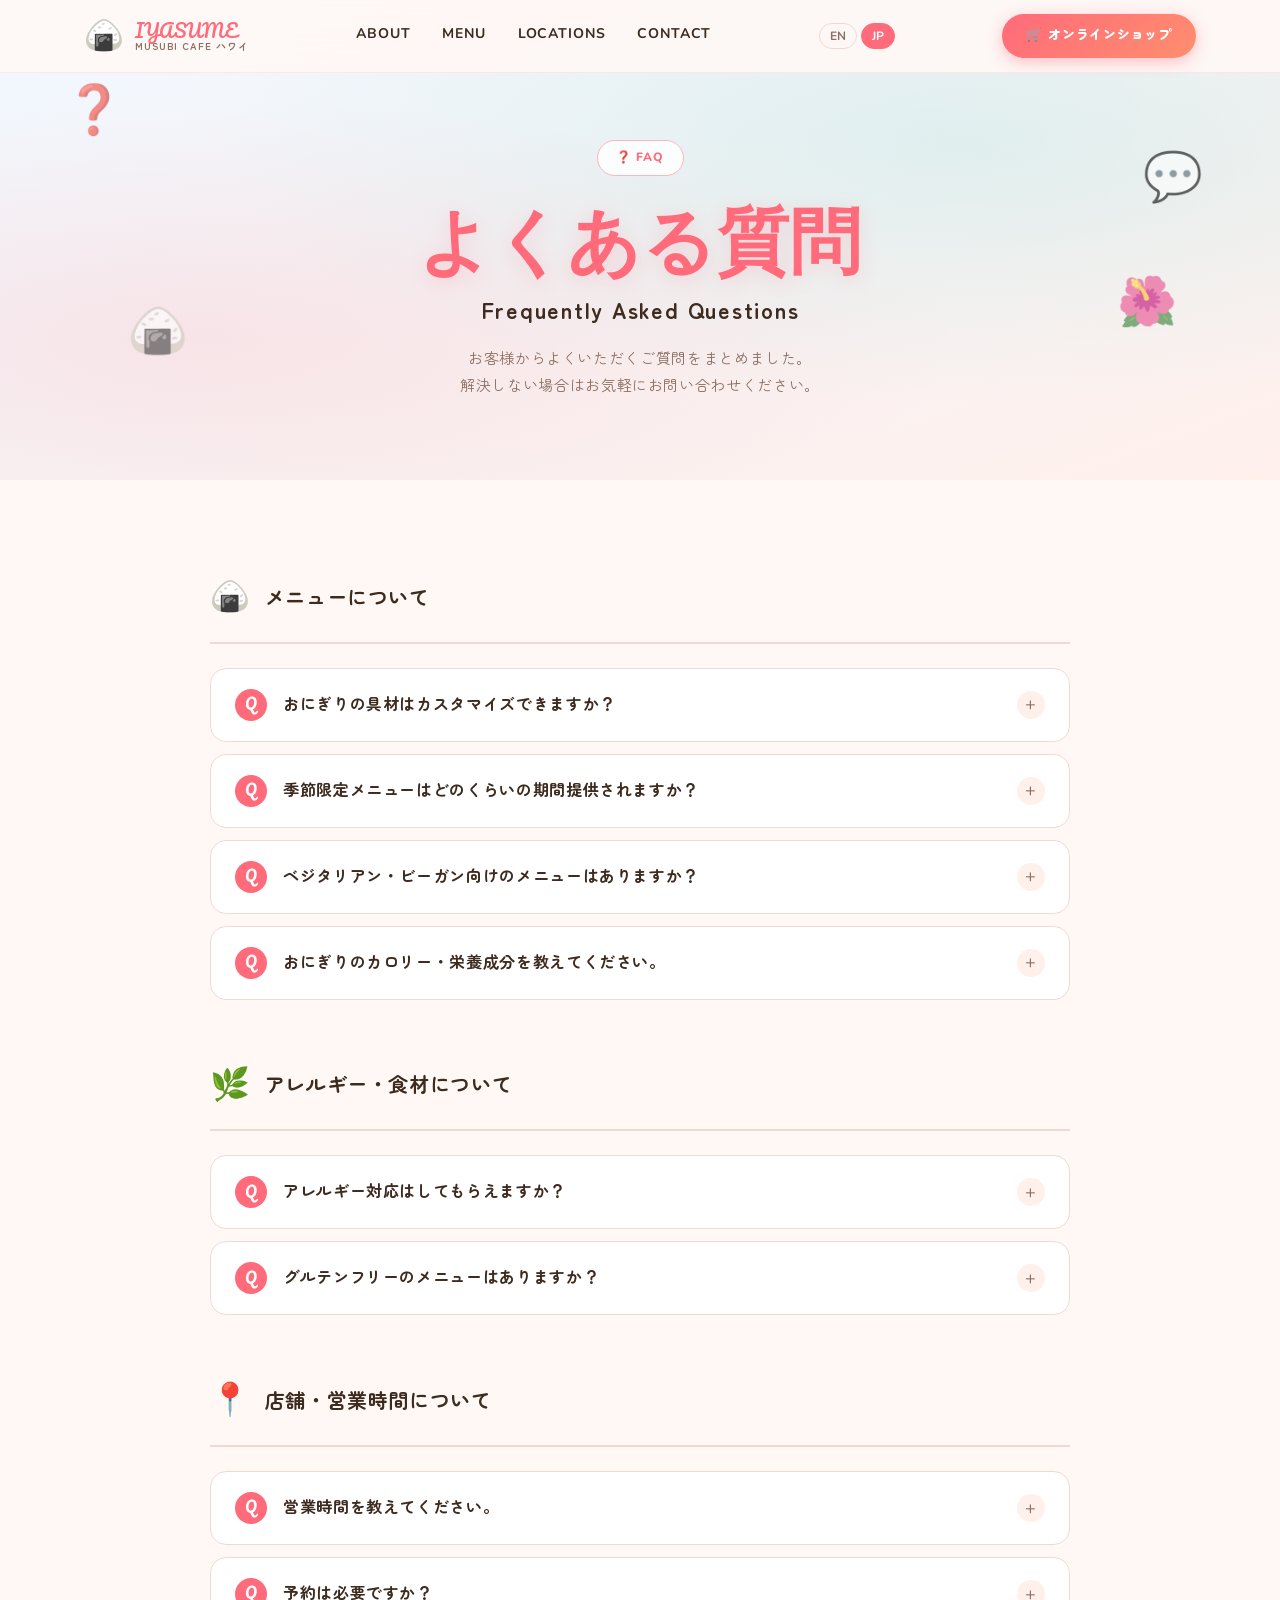
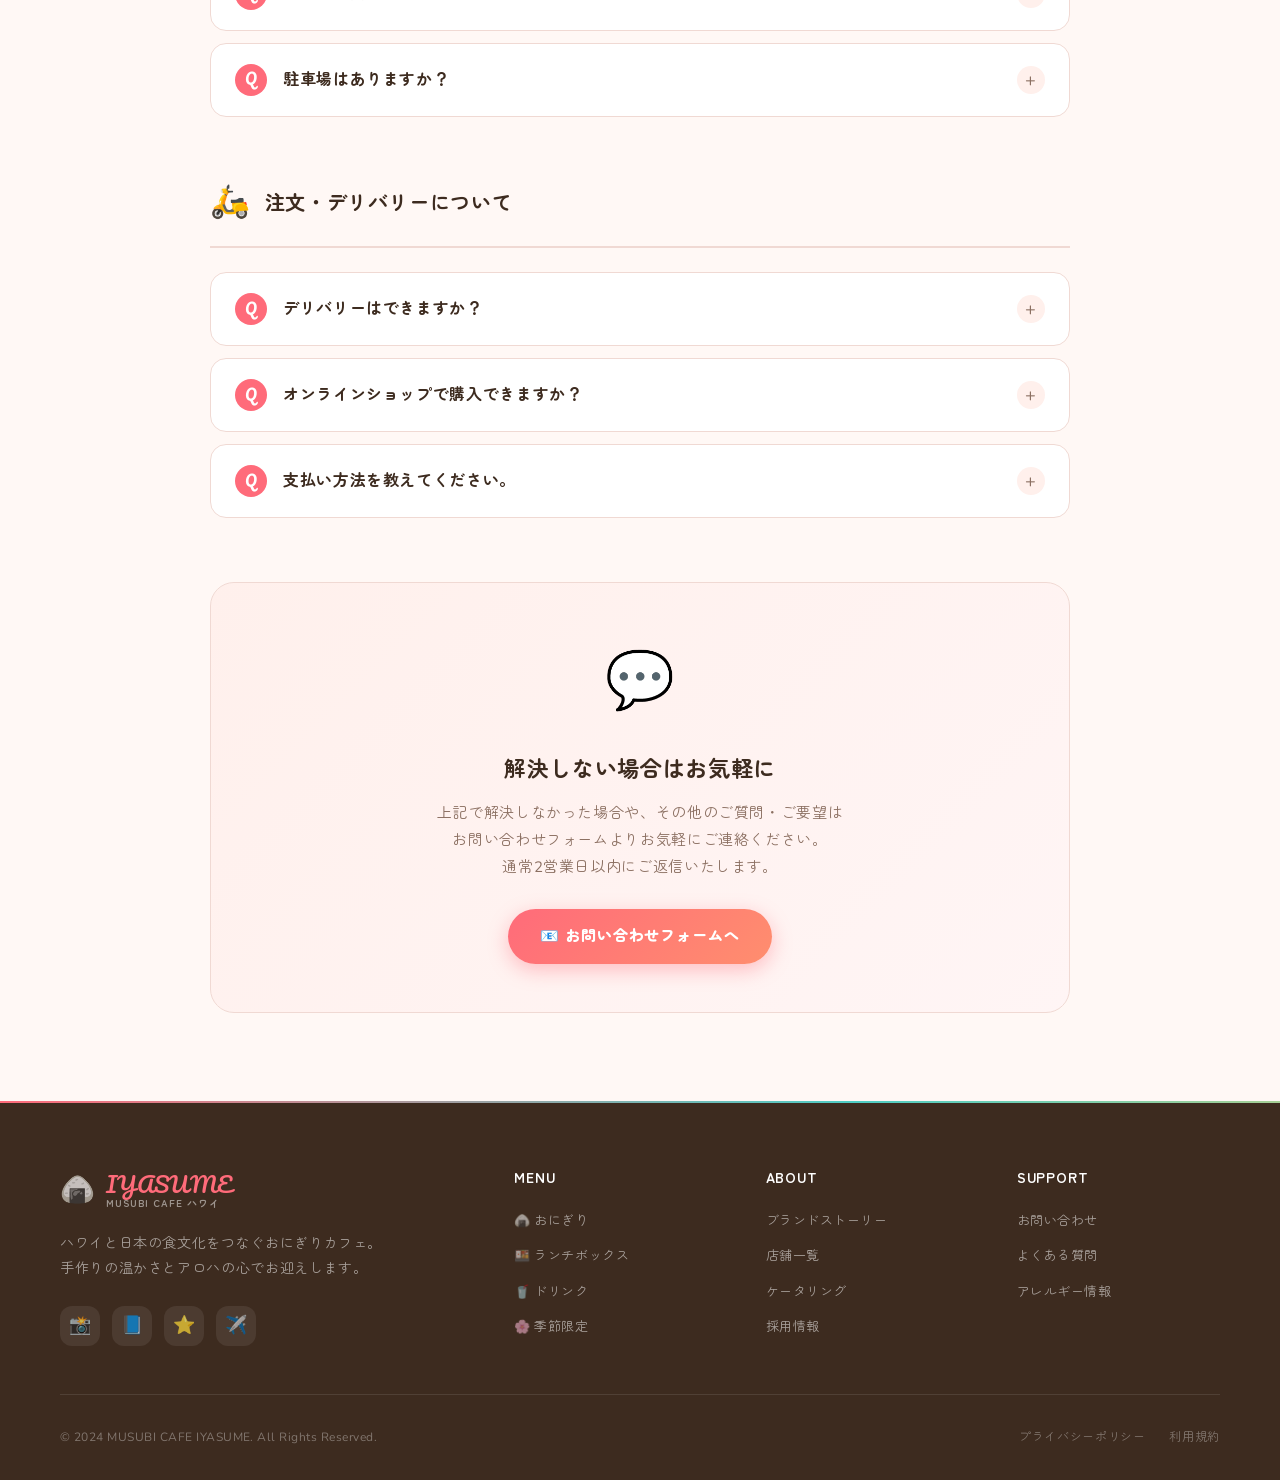
<file: faq.html>
<!DOCTYPE html>
<html lang="ja">
<head>
  <meta charset="UTF-8">
  <meta name="viewport" content="width=device-width, initial-scale=1.0">
  <title>よくある質問 | MUSUBI CAFE IYASUME</title>
  <link rel="icon" href="favicon.svg" type="image/svg+xml">
  <link rel="preconnect" href="https://fonts.googleapis.com">
  <link rel="preconnect" href="https://fonts.gstatic.com" crossorigin>
  <link href="https://fonts.googleapis.com/css2?family=Nunito:wght@400;600;700;800;900&family=Pacifico&family=Zen+Maru+Gothic:wght@400;500;700&family=Noto+Serif+JP:wght@400;700&display=swap" rel="stylesheet">
  <link rel="stylesheet" href="style.css">
  <style>
    .faq-hero-bg {
      position: absolute; inset: 0;
      background: linear-gradient(160deg, #F0F8FF 0%, #FFF0EC 100%);
    }
    .faq-hero-bg::after {
      content: '';
      position: absolute; inset: 0;
      background: radial-gradient(ellipse at 75% 30%, rgba(78,205,196,0.14) 0%, transparent 55%),
                  radial-gradient(ellipse at 15% 70%, rgba(255,107,122,0.12) 0%, transparent 50%);
    }

    /* ---- Category Tabs ---- */
    .faq-categories {
      display: flex;
      justify-content: center;
      gap: 12px;
      flex-wrap: wrap;
      margin-bottom: 48px;
    }
    .faq-cat-btn {
      padding: 10px 24px;
      border-radius: var(--radius-pill);
      font-size: 14px;
      font-weight: 700;
      cursor: pointer;
      border: 2px solid var(--border);
      background: var(--surface);
      color: var(--text-sub);
      transition: all 0.3s var(--ease-bounce);
      font-family: var(--font-body);
    }
    .faq-cat-btn.active,
    .faq-cat-btn:hover {
      background: var(--coral);
      border-color: var(--coral);
      color: #fff;
      transform: translateY(-2px);
      box-shadow: 0 6px 18px rgba(255,107,122,0.3);
    }

    /* ---- FAQ Section ---- */
    .faq-section {
      margin-bottom: 56px;
    }
    .faq-section-header {
      display: flex;
      align-items: center;
      gap: 14px;
      margin-bottom: 24px;
      padding-bottom: 16px;
      border-bottom: 2px solid var(--border);
    }
    .faq-section-icon { font-size: 32px; }
    .faq-section-title {
      font-family: "Zen Maru Gothic", sans-serif;
      font-size: 20px;
      font-weight: 700;
      color: var(--text);
    }

    /* ---- Accordion ---- */
    .faq-item {
      background: var(--surface);
      border: 1.5px solid var(--border);
      border-radius: 16px;
      margin-bottom: 12px;
      overflow: hidden;
      transition: border-color 0.3s var(--ease-smooth),
                  box-shadow 0.3s var(--ease-smooth);
    }
    .faq-item.open {
      border-color: var(--coral);
      box-shadow: 0 6px 24px rgba(255,107,122,0.12);
    }
    .faq-question {
      display: flex;
      align-items: center;
      gap: 16px;
      padding: 20px 24px;
      cursor: pointer;
      user-select: none;
    }
    .faq-q-icon {
      width: 32px; height: 32px;
      border-radius: 50%;
      background: var(--coral);
      color: #fff;
      font-size: 14px;
      font-weight: 900;
      font-family: var(--font-display);
      display: flex;
      align-items: center;
      justify-content: center;
      flex-shrink: 0;
    }
    .faq-item.open .faq-q-icon { background: var(--coral-dark); }
    .faq-q-text {
      flex: 1;
      font-size: 16px;
      font-weight: 700;
      color: var(--text);
      line-height: 1.5;
    }
    .faq-toggle {
      width: 28px; height: 28px;
      border-radius: 50%;
      background: var(--surface-alt);
      display: flex;
      align-items: center;
      justify-content: center;
      font-size: 18px;
      color: var(--text-sub);
      flex-shrink: 0;
      transition: transform 0.3s var(--ease-smooth), background 0.3s;
    }
    .faq-item.open .faq-toggle {
      transform: rotate(45deg);
      background: var(--coral-light);
      color: var(--coral-dark);
    }
    .faq-answer {
      max-height: 0;
      overflow: hidden;
      transition: max-height 0.4s var(--ease-smooth);
    }
    .faq-item.open .faq-answer { max-height: 400px; }
    .faq-answer-inner {
      padding: 0 24px 24px 72px;
      font-size: 15px;
      color: var(--text-sub);
      line-height: 1.9;
    }
    .faq-answer-inner a {
      color: var(--coral);
      font-weight: 700;
      text-decoration: underline;
    }
    .faq-answer-inner a:hover { color: var(--coral-dark); }

    /* ---- Contact CTA ---- */
    .faq-contact-box {
      background: linear-gradient(135deg, var(--surface-alt) 0%, #FFF5F5 100%);
      border: 1.5px solid var(--border);
      border-radius: var(--radius-card);
      padding: 48px;
      text-align: center;
      margin-top: 64px;
    }
    .faq-contact-icon { font-size: 56px; margin-bottom: 16px; }
    .faq-contact-title {
      font-family: "Zen Maru Gothic", sans-serif;
      font-size: 22px;
      font-weight: 700;
      color: var(--text);
      margin-bottom: 12px;
    }
    .faq-contact-desc { font-size: 15px; color: var(--text-sub); line-height: 1.8; margin-bottom: 28px; }
  </style>
</head>
<body>
  <div class="particles" id="particles"></div>
  <header id="header"></header>

  <!-- Hero -->
  <div class="page-hero">
    <div class="faq-hero-bg page-hero-bg"></div>
    <div class="page-hero-floats">
      <span class="page-hero-float" style="top:14%;left:5%;animation-duration:7s">❓</span>
      <span class="page-hero-float" style="top:28%;right:6%;animation-duration:6s;animation-delay:-2s">💬</span>
      <span class="page-hero-float" style="bottom:22%;left:10%;animation-duration:8s;animation-delay:-5s">🍙</span>
      <span class="page-hero-float" style="bottom:28%;right:8%;animation-duration:5s;animation-delay:-3s">🌺</span>
    </div>
    <div class="page-hero-content reveal">
      <div class="page-hero-tag">❓ FAQ</div>
      <h1 class="page-hero-title">よくある質問</h1>
      <p class="page-hero-title-jp">Frequently Asked Questions</p>
      <p class="page-hero-desc">お客様からよくいただくご質問をまとめました。<br>解決しない場合はお気軽にお問い合わせください。</p>
    </div>
  </div>

  <!-- FAQ Content -->
  <section class="section">
    <div class="section-inner" style="max-width:860px">

      <!-- Menu FAQs -->
      <div class="faq-section reveal">
        <div class="faq-section-header">
          <div class="faq-section-icon">🍙</div>
          <div class="faq-section-title">メニューについて</div>
        </div>

        <div class="faq-item">
          <div class="faq-question" onclick="toggleFaq(this)">
            <div class="faq-q-icon">Q</div>
            <div class="faq-q-text">おにぎりの具材はカスタマイズできますか？</div>
            <div class="faq-toggle">+</div>
          </div>
          <div class="faq-answer">
            <div class="faq-answer-inner">
              はい、一部のメニューは具材・海苔の有無・ご飯の量などをカスタマイズいただけます。店頭でスタッフにお気軽にお申し付けください。なお、具材の変更は在庫状況により承れない場合もございます。
            </div>
          </div>
        </div>

        <div class="faq-item">
          <div class="faq-question" onclick="toggleFaq(this)">
            <div class="faq-q-icon">Q</div>
            <div class="faq-q-text">季節限定メニューはどのくらいの期間提供されますか？</div>
            <div class="faq-toggle">+</div>
          </div>
          <div class="faq-answer">
            <div class="faq-answer-inner">
              季節限定メニューは概ね2〜3ヶ月ごとに入れ替わります。現在の季節限定メニューの情報はInstagramや店頭でお知らせしています。売り切れ次第終了となりますのでお早めにどうぞ。
            </div>
          </div>
        </div>

        <div class="faq-item">
          <div class="faq-question" onclick="toggleFaq(this)">
            <div class="faq-q-icon">Q</div>
            <div class="faq-q-text">ベジタリアン・ビーガン向けのメニューはありますか？</div>
            <div class="faq-toggle">+</div>
          </div>
          <div class="faq-answer">
            <div class="faq-answer-inner">
              はい、ベジタリアン対応のメニューをご用意しています。メニューに「🌿 ベジ」のマークが付いているものが該当します。ビーガン対応については店舗スタッフにご確認ください。
            </div>
          </div>
        </div>

        <div class="faq-item">
          <div class="faq-question" onclick="toggleFaq(this)">
            <div class="faq-q-icon">Q</div>
            <div class="faq-q-text">おにぎりのカロリー・栄養成分を教えてください。</div>
            <div class="faq-toggle">+</div>
          </div>
          <div class="faq-answer">
            <div class="faq-answer-inner">
              主要メニューのカロリー・栄養成分表は店頭のメニューボードにてご確認いただけます。詳細な情報が必要な場合は店舗スタッフまたは<a href="contact.html">お問い合わせフォーム</a>よりご連絡ください。
            </div>
          </div>
        </div>
      </div>

      <!-- Allergy FAQs -->
      <div class="faq-section reveal">
        <div class="faq-section-header">
          <div class="faq-section-icon">🌿</div>
          <div class="faq-section-title">アレルギー・食材について</div>
        </div>

        <div class="faq-item">
          <div class="faq-question" onclick="toggleFaq(this)">
            <div class="faq-q-icon">Q</div>
            <div class="faq-q-text">アレルギー対応はしてもらえますか？</div>
            <div class="faq-toggle">+</div>
          </div>
          <div class="faq-answer">
            <div class="faq-answer-inner">
              はい、対応可能なアレルギーがございます。ご注文の際に店舗スタッフにアレルギーについてお申し出ください。ただし、当店のキッチンでは卵・小麦・大豆・魚介類等のアレルゲンを含む食材を使用しており、完全に交差汚染を防ぐことは難しい場合があります。重篤なアレルギーをお持ちの方は<a href="allergy.html">アレルギー情報ページ</a>をご確認の上、ご相談ください。
            </div>
          </div>
        </div>

        <div class="faq-item">
          <div class="faq-question" onclick="toggleFaq(this)">
            <div class="faq-q-icon">Q</div>
            <div class="faq-q-text">グルテンフリーのメニューはありますか？</div>
            <div class="faq-toggle">+</div>
          </div>
          <div class="faq-answer">
            <div class="faq-answer-inner">
              白米を使ったおにぎりはグルテンを含まない食材が多いですが、醤油・タレ類にはグルテンが含まれる場合があります。グルテンフリー対応が必要な方は店舗スタッフにご相談ください。「GF」マークのついたメニューも一部ございます。
            </div>
          </div>
        </div>
      </div>

      <!-- Stores FAQs -->
      <div class="faq-section reveal">
        <div class="faq-section-header">
          <div class="faq-section-icon">📍</div>
          <div class="faq-section-title">店舗・営業時間について</div>
        </div>

        <div class="faq-item">
          <div class="faq-question" onclick="toggleFaq(this)">
            <div class="faq-q-icon">Q</div>
            <div class="faq-q-text">営業時間を教えてください。</div>
            <div class="faq-toggle">+</div>
          </div>
          <div class="faq-answer">
            <div class="faq-answer-inner">
              店舗によって営業時間が異なります。各店舗の営業時間は<a href="locations.html">店舗一覧ページ</a>をご確認ください。祝日・特別営業日については各店舗のSNSでもお知らせします。
            </div>
          </div>
        </div>

        <div class="faq-item">
          <div class="faq-question" onclick="toggleFaq(this)">
            <div class="faq-q-icon">Q</div>
            <div class="faq-q-text">予約は必要ですか？</div>
            <div class="faq-toggle">+</div>
          </div>
          <div class="faq-answer">
            <div class="faq-answer-inner">
              通常のご来店は予約不要です。ただし、ケータリングやグループでのご利用（10名以上）の場合は事前にご予約をお願いしています。<a href="contact.html">お問い合わせフォーム</a>からご連絡ください。
            </div>
          </div>
        </div>

        <div class="faq-item">
          <div class="faq-question" onclick="toggleFaq(this)">
            <div class="faq-q-icon">Q</div>
            <div class="faq-q-text">駐車場はありますか？</div>
            <div class="faq-toggle">+</div>
          </div>
          <div class="faq-answer">
            <div class="faq-answer-inner">
              ワイキキ本店・アラモアナ店には専用駐車場はございません。近隣の公共駐車場をご利用ください。カイルア店・カポレイ店・マウイ店には無料駐車場が隣接しています。詳しくは<a href="locations.html">店舗情報</a>をご確認ください。
            </div>
          </div>
        </div>
      </div>

      <!-- Order / Delivery FAQs -->
      <div class="faq-section reveal">
        <div class="faq-section-header">
          <div class="faq-section-icon">🛵</div>
          <div class="faq-section-title">注文・デリバリーについて</div>
        </div>

        <div class="faq-item">
          <div class="faq-question" onclick="toggleFaq(this)">
            <div class="faq-q-icon">Q</div>
            <div class="faq-q-text">デリバリーはできますか？</div>
            <div class="faq-toggle">+</div>
          </div>
          <div class="faq-answer">
            <div class="faq-answer-inner">
              はい、DoorDash・Uber Eatsを通じてホノルル市内へのデリバリーを承っています。一部の店舗は対象外となる場合がありますので、アプリでご確認ください。
            </div>
          </div>
        </div>

        <div class="faq-item">
          <div class="faq-question" onclick="toggleFaq(this)">
            <div class="faq-q-icon">Q</div>
            <div class="faq-q-text">オンラインショップで購入できますか？</div>
            <div class="faq-toggle">+</div>
          </div>
          <div class="faq-answer">
            <div class="faq-answer-inner">
              はい、冷凍おにぎりや調味料・ギフトセットをオンラインショップにてご購入いただけます。ハワイ全域への配送に加え、米国本土への発送も対応しています。詳しくはオンラインショップをご覧ください。
            </div>
          </div>
        </div>

        <div class="faq-item">
          <div class="faq-question" onclick="toggleFaq(this)">
            <div class="faq-q-icon">Q</div>
            <div class="faq-q-text">支払い方法を教えてください。</div>
            <div class="faq-toggle">+</div>
          </div>
          <div class="faq-answer">
            <div class="faq-answer-inner">
              現金・クレジットカード（Visa / Mastercard / American Express）・Apple Pay・Google Pay・各種電子マネーがご利用いただけます。なお、空港店では現金のみとなっております。
            </div>
          </div>
        </div>
      </div>

      <!-- Contact box -->
      <div class="faq-contact-box reveal">
        <div class="faq-contact-icon">💬</div>
        <div class="faq-contact-title">解決しない場合はお気軽に</div>
        <p class="faq-contact-desc">
          上記で解決しなかった場合や、その他のご質問・ご要望は<br>
          お問い合わせフォームよりお気軽にご連絡ください。<br>
          通常2営業日以内にご返信いたします。
        </p>
        <a href="contact.html" class="btn-primary">📧 お問い合わせフォームへ</a>
      </div>

    </div>
  </section>

  <footer id="footer"></footer>
  <button id="back-top" aria-label="トップへ戻る">↑</button>
  <script src="components.js"></script>
  <script>
    function toggleFaq(questionEl) {
      const item = questionEl.closest('.faq-item');
      const isOpen = item.classList.contains('open');
      // Close all
      document.querySelectorAll('.faq-item.open').forEach(el => el.classList.remove('open'));
      // Open clicked if was not open
      if (!isOpen) item.classList.add('open');
    }
  </script>
</body>
</html>
</file>
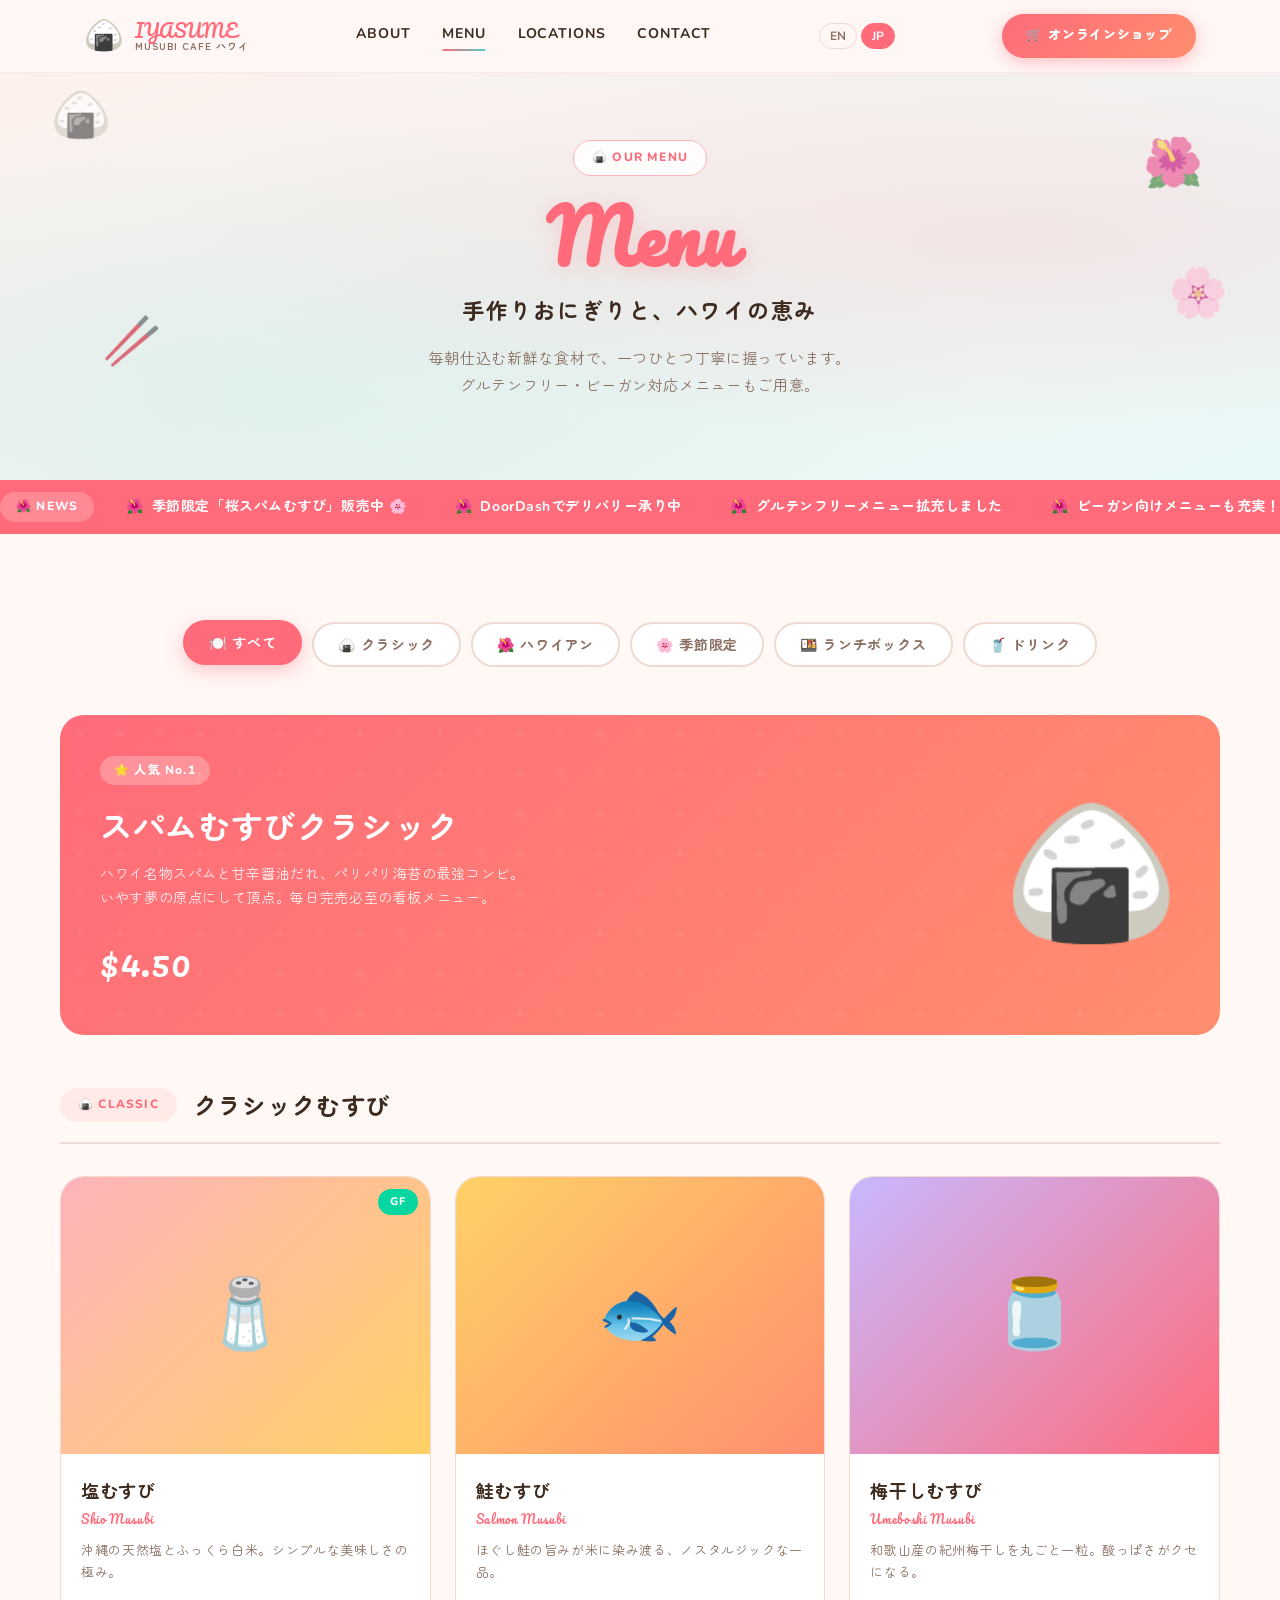
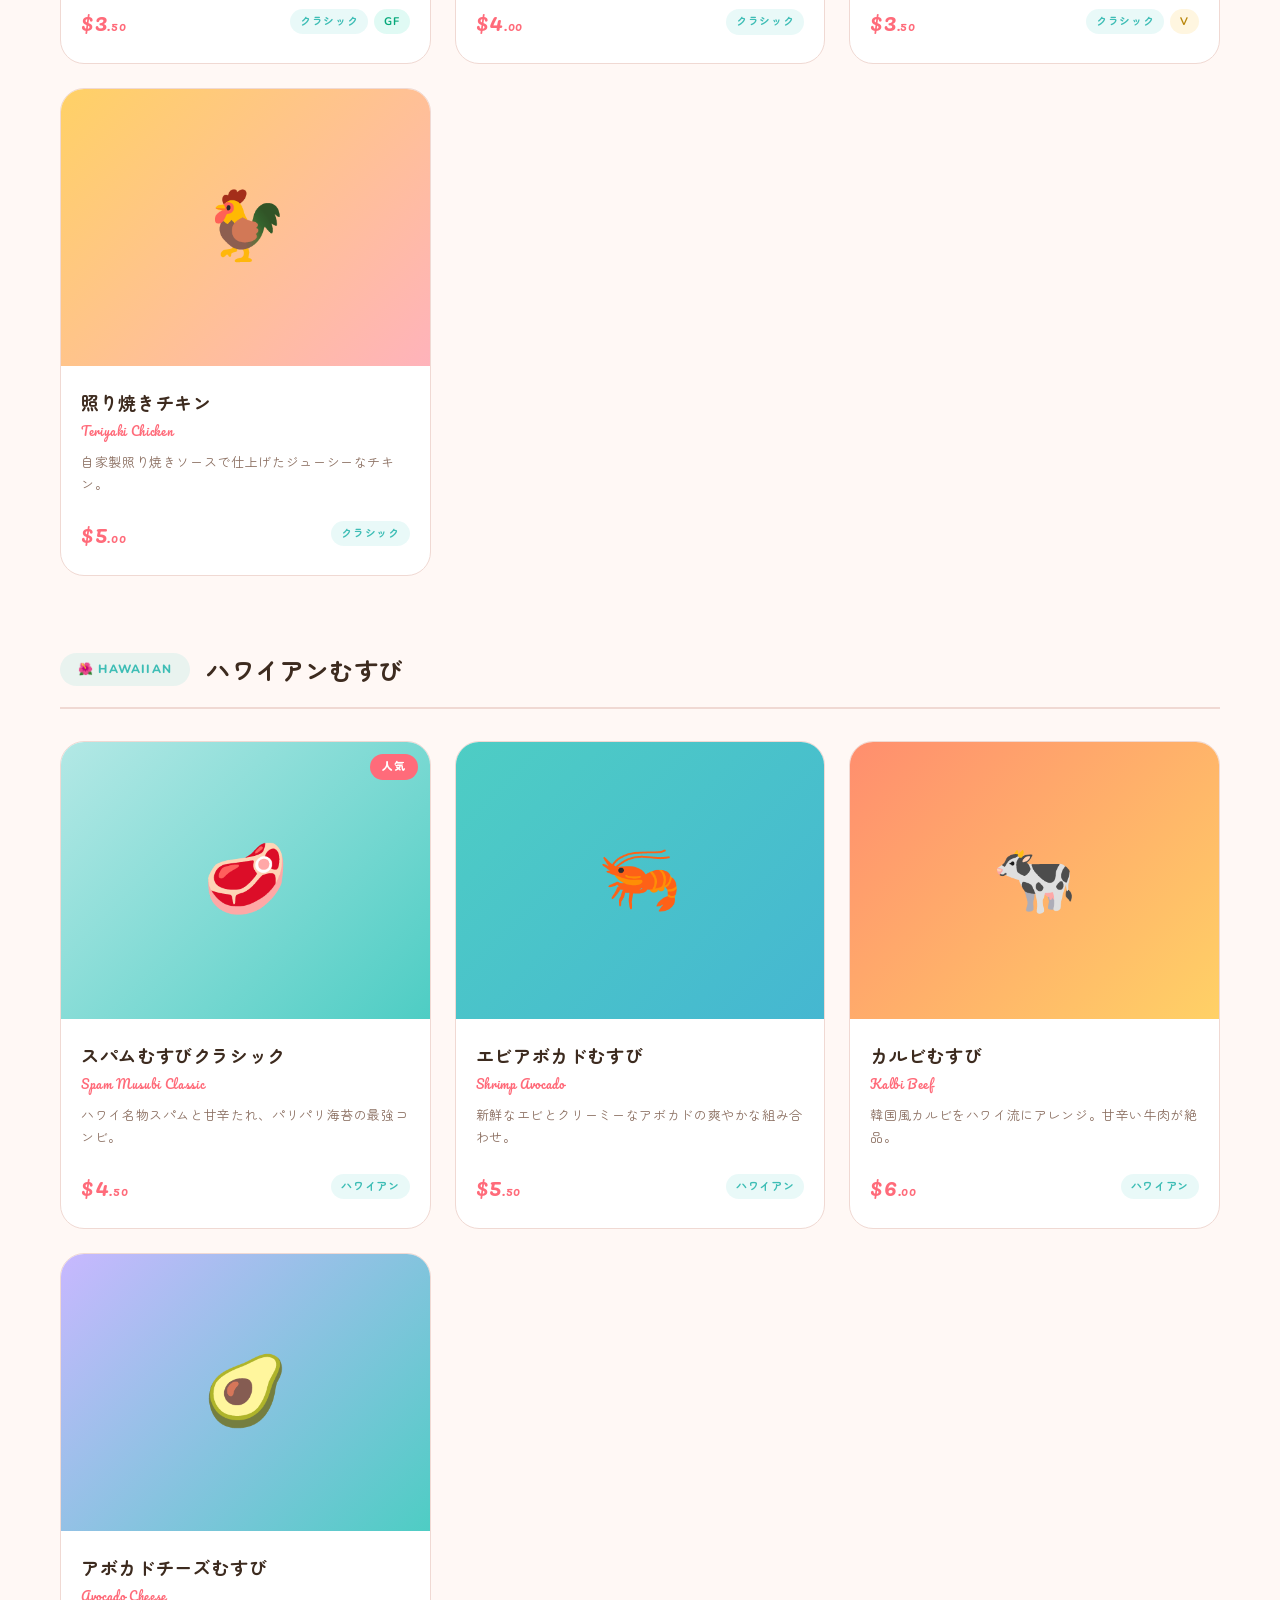
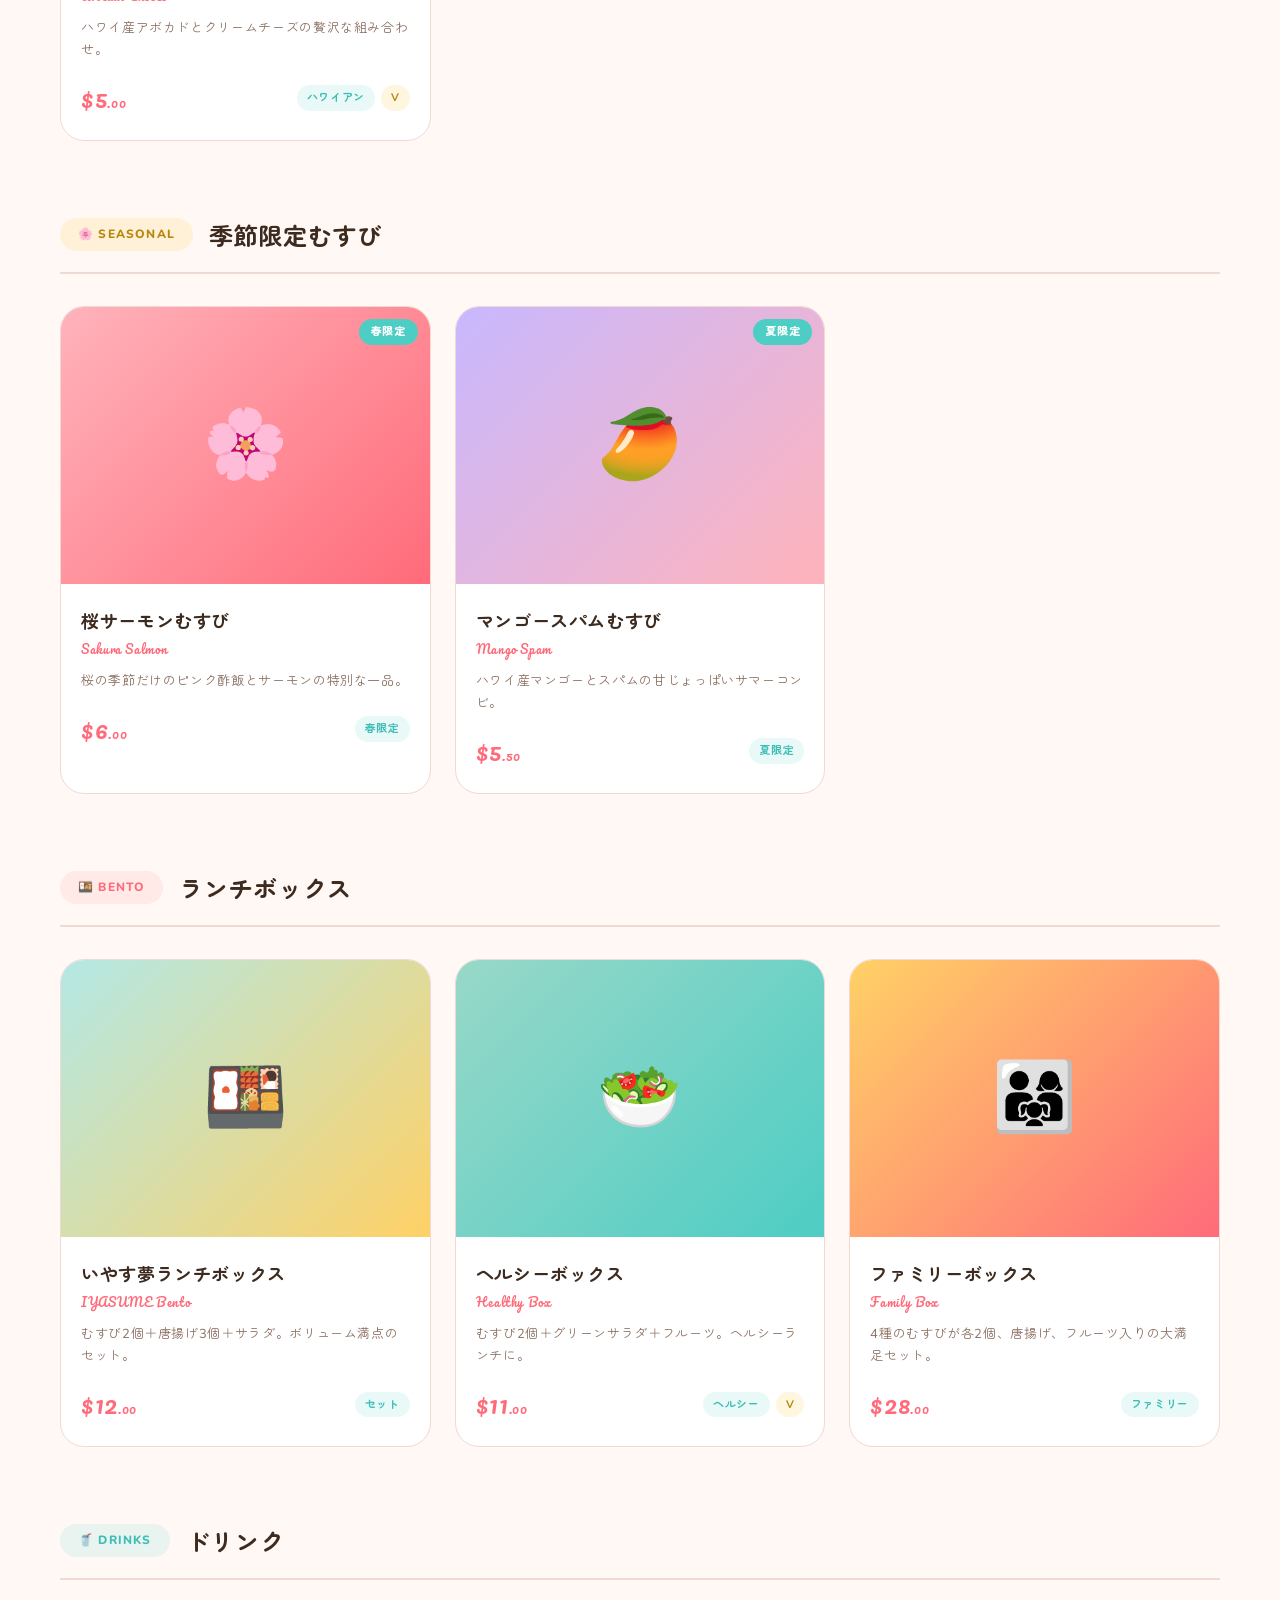
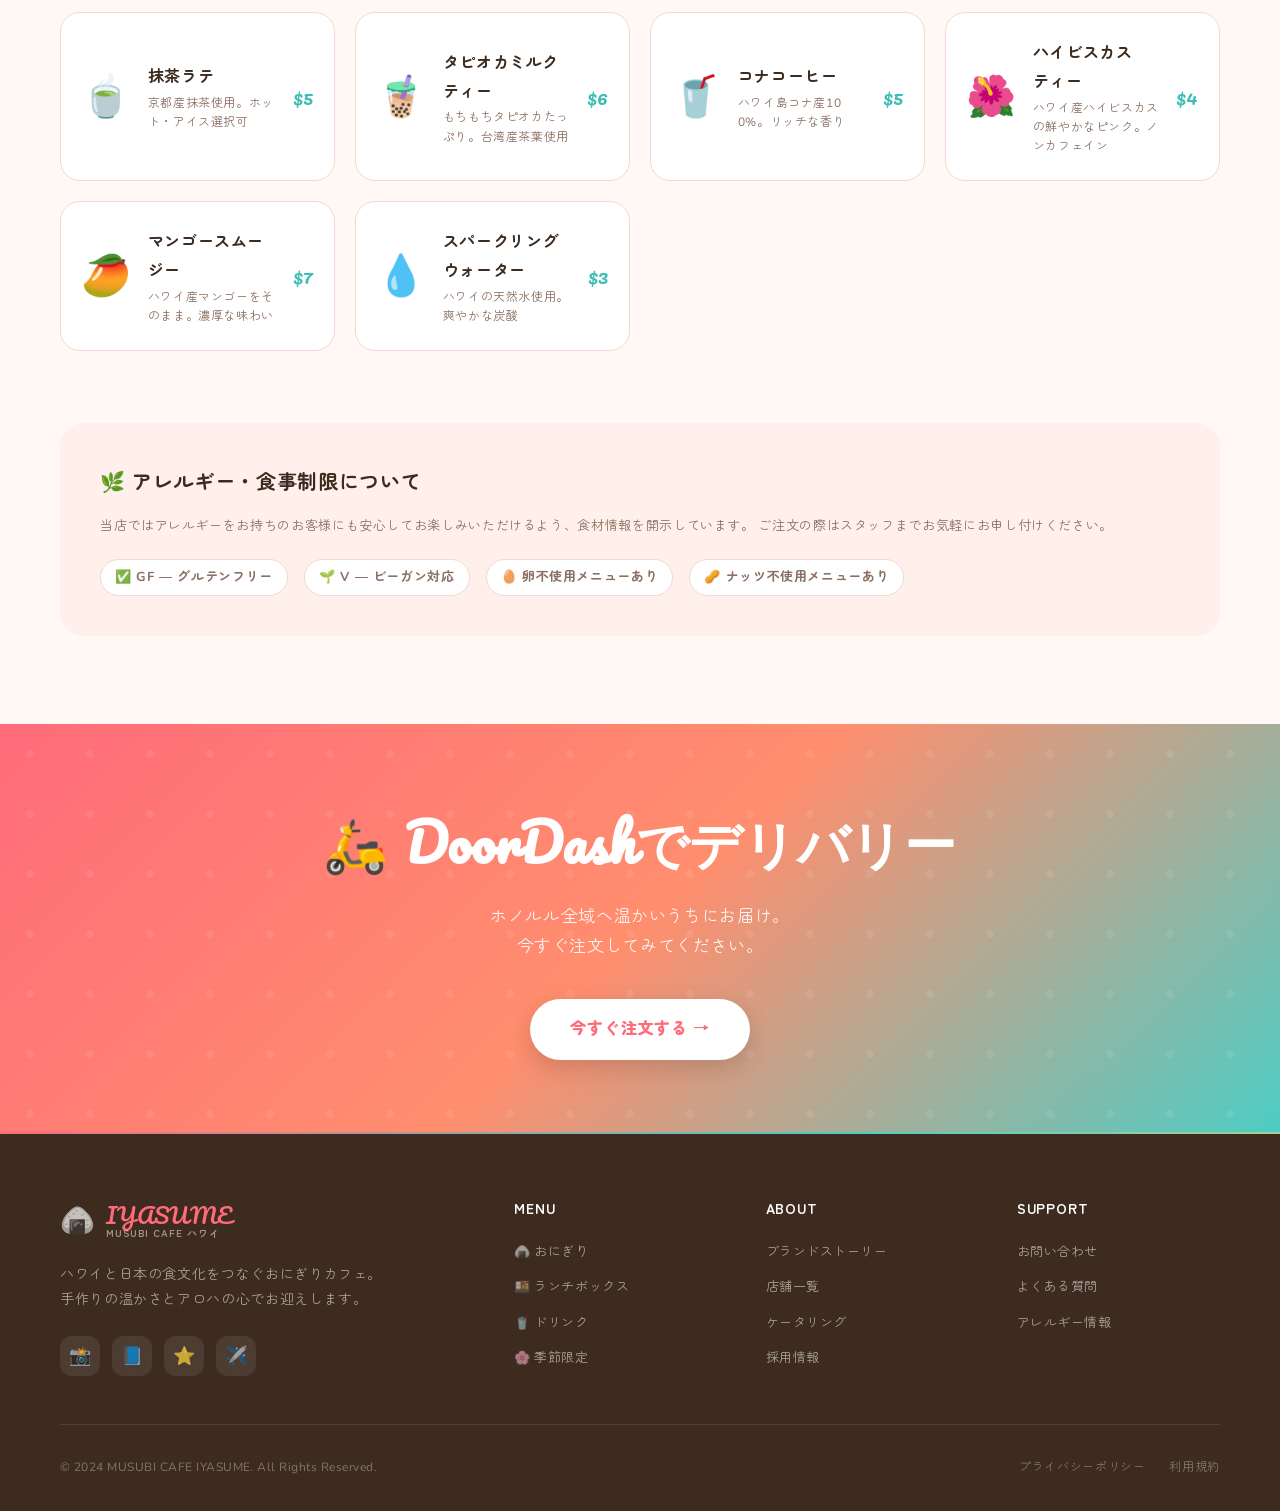
<file: menu.html>
<!DOCTYPE html>
<html lang="ja">
<head>
  <meta charset="UTF-8">
  <meta name="viewport" content="width=device-width, initial-scale=1.0">
  <title>MENU | MUSUBI CAFE IYASUME</title>
  <link rel="icon" href="favicon.svg" type="image/svg+xml">
  <link rel="preconnect" href="https://fonts.googleapis.com">
  <link rel="preconnect" href="https://fonts.gstatic.com" crossorigin>
  <link href="https://fonts.googleapis.com/css2?family=Nunito:wght@400;600;700;800;900&family=Pacifico&family=Zen+Maru+Gothic:wght@400;500;700&family=Noto+Serif+JP:wght@400;700&display=swap" rel="stylesheet">
  <link rel="stylesheet" href="style.css">
  <style>
    /* ---- Page Hero ---- */
    .page-hero { background: var(--bg); }
    .menu-hero-bg {
      position: absolute; inset: 0;
      background: linear-gradient(160deg, #FFF0EC 0%, #E8F9F8 100%);
    }
    .menu-hero-bg::after {
      content: '';
      position: absolute; inset: 0;
      background: radial-gradient(ellipse at 80% 50%, rgba(255,107,122,0.12) 0%, transparent 60%),
                  radial-gradient(ellipse at 20% 80%, rgba(78,205,196,0.12) 0%, transparent 50%);
    }

    /* ---- Filter ---- */
    .filter-bar {
      display: flex;
      justify-content: center;
      gap: 10px;
      flex-wrap: wrap;
      margin-bottom: 48px;
    }
    .filter-btn {
      padding: 10px 24px;
      border-radius: var(--radius-pill);
      font-size: 14px;
      font-weight: 700;
      letter-spacing: 0.06em;
      cursor: pointer;
      border: 2px solid var(--border);
      background: var(--surface);
      color: var(--text-sub);
      transition: all 0.3s var(--ease-bounce);
      font-family: var(--font-body);
    }
    .filter-btn.active,
    .filter-btn:hover {
      background: var(--coral);
      border-color: var(--coral);
      color: #fff;
      transform: translateY(-2px);
      box-shadow: 0 6px 18px rgba(255,107,122,0.35);
    }
    .filter-btn.mint.active,
    .filter-btn.mint:hover {
      background: var(--mint);
      border-color: var(--mint);
      box-shadow: 0 6px 18px rgba(78,205,196,0.35);
    }
    .filter-btn.yellow.active,
    .filter-btn.yellow:hover {
      background: var(--yellow);
      border-color: var(--yellow);
      color: var(--text);
      box-shadow: 0 6px 18px rgba(255,209,102,0.35);
    }

    /* ---- Menu Grid ---- */
    .menu-section { margin-bottom: 72px; }
    .menu-section-title {
      display: flex;
      align-items: center;
      gap: 16px;
      margin-bottom: 32px;
      padding-bottom: 16px;
      border-bottom: 2px solid var(--border);
    }
    .menu-section-title h2 {
      font-family: "Zen Maru Gothic", sans-serif;
      font-size: 24px;
      font-weight: 700;
      color: var(--text);
      font-feature-settings: "palt" 1;
    }
    .menu-section-title .section-tag { margin-bottom: 0; }

    .menu-grid {
      display: grid;
      grid-template-columns: repeat(auto-fill, minmax(280px, 1fr));
      gap: 24px;
    }

    .menu-card {
      background: var(--surface);
      border: 1.5px solid var(--border);
      border-radius: var(--radius-card);
      overflow: hidden;
      transition: all 0.4s var(--ease-bounce);
      cursor: pointer;
      position: relative;
    }
    .menu-card:hover {
      transform: translateY(-10px) rotate(0.5deg);
      box-shadow: 0 20px 48px rgba(255,107,122,0.2);
      border-color: var(--coral);
    }
    .menu-card-img {
      aspect-ratio: 4/3;
      display: flex;
      align-items: center;
      justify-content: center;
      font-size: 68px;
      position: relative;
      overflow: hidden;
      transition: transform 0.5s var(--ease-smooth);
    }
    .menu-card:hover .menu-card-img { transform: scale(1.05); }

    .mc1  { background: linear-gradient(135deg, #FFB3BB, #FFD166); }
    .mc2  { background: linear-gradient(135deg, #B3E8E5, #4ECDC4); }
    .mc3  { background: linear-gradient(135deg, #FFD166, #FF8E6E); }
    .mc4  { background: linear-gradient(135deg, #C8B8FF, #FF6B7A); }
    .mc5  { background: linear-gradient(135deg, #B3F0E4, #3DBDB5); }
    .mc6  { background: linear-gradient(135deg, #FFB3BB, #C8B8FF); }
    .mc7  { background: linear-gradient(135deg, #FFD166, #FFB3BB); }
    .mc8  { background: linear-gradient(135deg, #4ECDC4, #45B7D1); }
    .mc9  { background: linear-gradient(135deg, #FF8E6E, #FFD166); }
    .mc10 { background: linear-gradient(135deg, #C8B8FF, #4ECDC4); }
    .mc11 { background: linear-gradient(135deg, #B3E8E5, #FFD166); }
    .mc12 { background: linear-gradient(135deg, #FFB3BB, #FF6B7A); }
    .mc13 { background: linear-gradient(135deg, #98D8C8, #4ECDC4); }
    .mc14 { background: linear-gradient(135deg, #FFD166, #FF6B7A); }
    .mc15 { background: linear-gradient(135deg, #C8B8FF, #FFB3BB); }
    .mc16 { background: linear-gradient(135deg, #45B7D1, #4ECDC4); }

    .menu-card-badge-wrap {
      position: absolute;
      top: 12px; right: 12px;
      display: flex;
      flex-direction: column;
      gap: 4px;
      align-items: flex-end;
    }

    .menu-card-body { padding: 20px; }
    .menu-card-name {
      font-family: "Zen Maru Gothic", sans-serif;
      font-size: 18px;
      font-weight: 700;
      color: var(--text);
      margin-bottom: 2px;
      font-feature-settings: "palt" 1;
    }
    .menu-card-name-en {
      font-family: var(--font-display);
      font-size: 12px;
      color: var(--coral);
      margin-bottom: 10px;
    }
    .menu-card-desc {
      font-size: 13px;
      color: var(--text-sub);
      line-height: 1.7;
      margin-bottom: 16px;
    }
    .menu-card-footer {
      display: flex;
      align-items: center;
      justify-content: space-between;
    }
    .menu-card-price {
      font-family: var(--font-display);
      font-size: 24px;
      color: var(--coral);
    }
    .menu-card-price span { font-size: 13px; }
    .menu-card-tags { display: flex; gap: 6px; flex-wrap: wrap; justify-content: flex-end; }
    .tag {
      padding: 3px 10px;
      border-radius: var(--radius-pill);
      font-size: 11px;
      font-weight: 700;
      background: rgba(78,205,196,0.12);
      color: var(--mint-dark);
    }
    .tag-gf { background: rgba(6,214,160,0.12); color: #05A87A; }
    .tag-v  { background: rgba(255,209,102,0.2); color: #B8860B; }

    /* ---- Featured / Hero Card ---- */
    .featured-card {
      background: linear-gradient(135deg, var(--coral), #FF8E6E);
      border-radius: var(--radius-card);
      padding: 40px;
      display: grid;
      grid-template-columns: 1fr auto;
      align-items: center;
      gap: 32px;
      margin-bottom: 48px;
      position: relative;
      overflow: hidden;
      color: #fff;
    }
    .featured-card::before {
      content: '';
      position: absolute; inset: 0;
      background: url("data:image/svg+xml,%3Csvg width='40' height='40' viewBox='0 0 40 40' xmlns='http://www.w3.org/2000/svg'%3E%3Cg fill='%23fff' fill-opacity='0.06'%3E%3Ccircle cx='20' cy='20' r='3'/%3E%3C/g%3E%3C/svg%3E");
    }
    .featured-card > * { position: relative; }
    .featured-tag {
      display: inline-flex;
      align-items: center;
      gap: 6px;
      background: rgba(255,255,255,0.25);
      padding: 4px 14px;
      border-radius: var(--radius-pill);
      font-size: 12px;
      font-weight: 800;
      letter-spacing: 0.1em;
      margin-bottom: 12px;
    }
    .featured-title {
      font-family: "Zen Maru Gothic", sans-serif;
      font-size: clamp(22px, 3vw, 32px);
      font-weight: 700;
      margin-bottom: 8px;
      font-feature-settings: "palt" 1;
    }
    .featured-desc { font-size: 14px; opacity: 0.9; margin-bottom: 20px; line-height: 1.7; }
    .featured-price { font-family: var(--font-display); font-size: 36px; }
    .featured-emoji { font-size: clamp(80px, 12vw, 140px); animation: heroFloat 4s ease-in-out infinite; line-height: 1; }

    /* ---- Drinks ---- */
    .drink-grid {
      display: grid;
      grid-template-columns: repeat(auto-fill, minmax(220px, 1fr));
      gap: 20px;
    }
    .drink-card {
      background: var(--surface);
      border: 1.5px solid var(--border);
      border-radius: 20px;
      padding: 24px 20px;
      display: flex;
      align-items: center;
      gap: 16px;
      transition: all 0.35s var(--ease-bounce);
      cursor: pointer;
    }
    .drink-card:hover {
      border-color: var(--mint);
      transform: translateY(-6px);
      box-shadow: 0 12px 32px rgba(78,205,196,0.2);
    }
    .drink-icon { font-size: 40px; flex-shrink: 0; }
    .drink-info { flex: 1; }
    .drink-name { font-family: "Zen Maru Gothic", sans-serif; font-size: 16px; font-weight: 700; margin-bottom: 4px; }
    .drink-desc { font-size: 12px; color: var(--text-sub); line-height: 1.6; }
    .drink-price { font-family: var(--font-display); font-size: 20px; color: var(--mint-dark); white-space: nowrap; }

    /* ---- Allergy Table ---- */
    .allergy-section {
      background: var(--surface-alt);
      border-radius: var(--radius-card);
      padding: 40px;
      margin-top: 64px;
    }
    .allergy-title { font-family: "Zen Maru Gothic", sans-serif; font-size: 20px; font-weight: 700; margin-bottom: 16px; }
    .allergy-note { font-size: 13px; color: var(--text-sub); line-height: 1.8; }
    .allergy-icons { display: flex; gap: 16px; flex-wrap: wrap; margin-top: 20px; }
    .allergy-icon-item {
      display: flex;
      align-items: center;
      gap: 6px;
      font-size: 13px;
      color: var(--text-sub);
      font-weight: 700;
      padding: 6px 14px;
      border-radius: var(--radius-pill);
      background: var(--surface);
      border: 1px solid var(--border);
    }

    @media (max-width: 768px) {
      .featured-card { grid-template-columns: 1fr; }
      .featured-emoji { font-size: 80px; text-align: center; }
      .menu-grid { grid-template-columns: repeat(auto-fill, minmax(240px, 1fr)); }
    }
    @media (max-width: 480px) {
      .menu-grid { grid-template-columns: 1fr; }
      .drink-grid { grid-template-columns: 1fr; }
    }
  </style>
</head>
<body>
  <div class="particles" id="particles"></div>
  <header id="header"></header>

  <!-- Hero -->
  <div class="page-hero">
    <div class="menu-hero-bg page-hero-bg"></div>
    <div class="page-hero-floats">
      <span class="page-hero-float" style="top:15%;left:4%;animation-duration:6s">🍙</span>
      <span class="page-hero-float" style="top:25%;right:6%;animation-duration:8s;animation-delay:-3s">🌺</span>
      <span class="page-hero-float" style="bottom:20%;left:8%;animation-duration:7s;animation-delay:-1s">🥢</span>
      <span class="page-hero-float" style="bottom:30%;right:4%;animation-duration:5s;animation-delay:-4s">🌸</span>
    </div>
    <div class="page-hero-content reveal">
      <div class="page-hero-tag" data-en="🍙 OUR MENU">🍙 OUR MENU</div>
      <h1 class="page-hero-title">Menu</h1>
      <p class="page-hero-title-jp" data-en="Handmade Onigiri & Hawaiian Flavors">手作りおにぎりと、ハワイの恵み</p>
      <p class="page-hero-desc" data-en="Made fresh every morning with quality ingredients, shaped with care one by one.<br>Gluten-free and vegan options available.">毎朝仕込む新鮮な食材で、一つひとつ丁寧に握っています。<br>グルテンフリー・ビーガン対応メニューもご用意。</p>
    </div>
  </div>

  <!-- Ticker -->
  <div class="news-ticker">
    <div class="news-ticker-inner">
      <div class="ticker-label">🌺 NEWS</div>
      <span class="ticker-item" data-en='Seasonal "Sakura Spam Musubi" now available 🌸'>季節限定「桜スパムむすび」販売中 🌸</span>
      <span class="ticker-item" data-en="Now delivering via DoorDash">DoorDashでデリバリー承り中</span>
      <span class="ticker-item" data-en="Gluten-free menu options expanded">グルテンフリーメニュー拡充しました</span>
      <span class="ticker-item" data-en="Vegan-friendly options available!">ビーガン向けメニューも充実！</span>
      <div class="ticker-label">🌺 NEWS</div>
      <span class="ticker-item" data-en='Seasonal "Sakura Spam Musubi" now available 🌸'>季節限定「桜スパムむすび」販売中 🌸</span>
      <span class="ticker-item" data-en="Now delivering via DoorDash">DoorDashでデリバリー承り中</span>
      <span class="ticker-item" data-en="Gluten-free menu options expanded">グルテンフリーメニュー拡充しました</span>
      <span class="ticker-item" data-en="Vegan-friendly options available!">ビーガン向けメニューも充実！</span>
    </div>
  </div>

  <!-- Menu Contents -->
  <section class="section" style="background:var(--bg)">
    <div class="section-inner">

      <!-- Filter -->
      <div class="filter-bar reveal">
        <button class="filter-btn active" data-cat="all" data-en="🍽️ All">🍽️ すべて</button>
        <button class="filter-btn" data-cat="classic" data-en="🍙 Classic">🍙 クラシック</button>
        <button class="filter-btn mint" data-cat="hawaiian" data-en="🌺 Hawaiian">🌺 ハワイアン</button>
        <button class="filter-btn yellow" data-cat="seasonal" data-en="🌸 Seasonal">🌸 季節限定</button>
        <button class="filter-btn" data-cat="bento" data-en="🍱 Lunch Box">🍱 ランチボックス</button>
        <button class="filter-btn mint" data-cat="drinks" data-en="🥤 Drinks">🥤 ドリンク</button>
      </div>

      <!-- Featured -->
      <div class="featured-card reveal" data-cat="hawaiian">
        <div>
          <div class="featured-tag" data-en="⭐ #1 Popular">⭐ 人気 No.1</div>
          <div class="featured-title" data-en="Spam Musubi Classic">スパムむすびクラシック</div>
          <p class="featured-desc" data-en="Hawaii's famous Spam with sweet soy tare and crispy nori — the ultimate combo.<br>IYASUME's #1 bestseller, selling out daily.">
            ハワイ名物スパムと甘辛醤油だれ、パリパリ海苔の最強コンビ。<br>
            いやす夢の原点にして頂点。毎日完売必至の看板メニュー。
          </p>
          <div class="featured-price">$4.50</div>
        </div>
        <div class="featured-emoji">🍙</div>
      </div>

      <!-- Classic -->
      <div class="menu-section" id="cat-classic">
        <div class="menu-section-title reveal">
          <span class="section-tag" style="margin-bottom:0">🍙 CLASSIC</span>
          <h2 data-en="Classic Musubi">クラシックむすび</h2>
        </div>
        <div class="menu-grid">
          <div class="menu-card reveal" data-cat="classic">
            <div class="menu-card-img mc1">
              🧂
              <div class="menu-card-badge-wrap">
                <span class="badge badge-success">GF</span>
              </div>
            </div>
            <div class="menu-card-body">
              <div class="menu-card-name" data-en="Shio Musubi">塩むすび</div>
              <div class="menu-card-name-en">Shio Musubi</div>
              <p class="menu-card-desc" data-en="Okinawa natural salt and fluffy white rice. The ultimate in simple, pure flavor.">沖縄の天然塩とふっくら白米。シンプルな美味しさの極み。</p>
              <div class="menu-card-footer">
                <div class="menu-card-price">$3<span>.50</span></div>
                <div class="menu-card-tags"><span class="tag" data-en="Classic">クラシック</span><span class="tag-gf tag">GF</span></div>
              </div>
            </div>
          </div>

          <div class="menu-card reveal reveal-delay-1" data-cat="classic">
            <div class="menu-card-img mc3">🐟</div>
            <div class="menu-card-body">
              <div class="menu-card-name" data-en="Salmon Musubi">鮭むすび</div>
              <div class="menu-card-name-en">Salmon Musubi</div>
              <p class="menu-card-desc" data-en="Flaked salmon soaks into every grain of rice — a nostalgic, comforting flavor.">ほぐし鮭の旨みが米に染み渡る、ノスタルジックな一品。</p>
              <div class="menu-card-footer">
                <div class="menu-card-price">$4<span>.00</span></div>
                <div class="menu-card-tags"><span class="tag" data-en="Classic">クラシック</span></div>
              </div>
            </div>
          </div>

          <div class="menu-card reveal reveal-delay-2" data-cat="classic">
            <div class="menu-card-img mc4">🫙</div>
            <div class="menu-card-body">
              <div class="menu-card-name" data-en="Umeboshi Musubi">梅干しむすび</div>
              <div class="menu-card-name-en">Umeboshi Musubi</div>
              <p class="menu-card-desc" data-en="One whole Kishu pickled plum from Wakayama. That addictive tartness keeps you coming back.">和歌山産の紀州梅干しを丸ごと一粒。酸っぱさがクセになる。</p>
              <div class="menu-card-footer">
                <div class="menu-card-price">$3<span>.50</span></div>
                <div class="menu-card-tags"><span class="tag" data-en="Classic">クラシック</span><span class="tag-v tag">V</span></div>
              </div>
            </div>
          </div>

          <div class="menu-card reveal reveal-delay-3" data-cat="classic">
            <div class="menu-card-img mc7">🐓</div>
            <div class="menu-card-body">
              <div class="menu-card-name" data-en="Teriyaki Chicken">照り焼きチキン</div>
              <div class="menu-card-name-en">Teriyaki Chicken</div>
              <p class="menu-card-desc" data-en="Juicy chicken glazed with our house-made teriyaki sauce.">自家製照り焼きソースで仕上げたジューシーなチキン。</p>
              <div class="menu-card-footer">
                <div class="menu-card-price">$5<span>.00</span></div>
                <div class="menu-card-tags"><span class="tag" data-en="Classic">クラシック</span></div>
              </div>
            </div>
          </div>
        </div>
      </div>

      <!-- Hawaiian -->
      <div class="menu-section" id="cat-hawaiian">
        <div class="menu-section-title reveal">
          <span class="section-tag" style="margin-bottom:0;background:rgba(78,205,196,0.12);color:var(--mint-dark)">🌺 HAWAIIAN</span>
          <h2 data-en="Hawaiian Musubi">ハワイアンむすび</h2>
        </div>
        <div class="menu-grid">
          <div class="menu-card reveal" data-cat="hawaiian">
            <div class="menu-card-img mc2">
              🥩
              <div class="menu-card-badge-wrap">
                <span class="badge badge-coral" data-en="Popular">人気</span>
              </div>
            </div>
            <div class="menu-card-body">
              <div class="menu-card-name" data-en="Spam Musubi Classic">スパムむすびクラシック</div>
              <div class="menu-card-name-en">Spam Musubi Classic</div>
              <p class="menu-card-desc" data-en="Hawaii's famous Spam with sweet soy tare and crispy nori — the ultimate combo.">ハワイ名物スパムと甘辛たれ、パリパリ海苔の最強コンビ。</p>
              <div class="menu-card-footer">
                <div class="menu-card-price">$4<span>.50</span></div>
                <div class="menu-card-tags"><span class="tag" data-en="Hawaiian">ハワイアン</span></div>
              </div>
            </div>
          </div>

          <div class="menu-card reveal reveal-delay-1" data-cat="hawaiian">
            <div class="menu-card-img mc8">🦐</div>
            <div class="menu-card-body">
              <div class="menu-card-name" data-en="Shrimp Avocado">エビアボカドむすび</div>
              <div class="menu-card-name-en">Shrimp Avocado</div>
              <p class="menu-card-desc" data-en="Fresh shrimp and creamy avocado — a refreshing Hawaiian pairing.">新鮮なエビとクリーミーなアボカドの爽やかな組み合わせ。</p>
              <div class="menu-card-footer">
                <div class="menu-card-price">$5<span>.50</span></div>
                <div class="menu-card-tags"><span class="tag" data-en="Hawaiian">ハワイアン</span></div>
              </div>
            </div>
          </div>

          <div class="menu-card reveal reveal-delay-2" data-cat="hawaiian">
            <div class="menu-card-img mc9">🐄</div>
            <div class="menu-card-body">
              <div class="menu-card-name" data-en="Kalbi Beef">カルビむすび</div>
              <div class="menu-card-name-en">Kalbi Beef</div>
              <p class="menu-card-desc" data-en="Korean-style kalbi beef with a Hawaiian twist. The sweet and savory beef is outstanding.">韓国風カルビをハワイ流にアレンジ。甘辛い牛肉が絶品。</p>
              <div class="menu-card-footer">
                <div class="menu-card-price">$6<span>.00</span></div>
                <div class="menu-card-tags"><span class="tag" data-en="Hawaiian">ハワイアン</span></div>
              </div>
            </div>
          </div>

          <div class="menu-card reveal reveal-delay-3" data-cat="hawaiian">
            <div class="menu-card-img mc10">🥑</div>
            <div class="menu-card-body">
              <div class="menu-card-name" data-en="Avocado Cheese">アボカドチーズむすび</div>
              <div class="menu-card-name-en">Avocado Cheese</div>
              <p class="menu-card-desc" data-en="Hawaii-grown avocado meets cream cheese in a luxurious combination.">ハワイ産アボカドとクリームチーズの贅沢な組み合わせ。</p>
              <div class="menu-card-footer">
                <div class="menu-card-price">$5<span>.00</span></div>
                <div class="menu-card-tags"><span class="tag" data-en="Hawaiian">ハワイアン</span><span class="tag-v tag">V</span></div>
              </div>
            </div>
          </div>
        </div>
      </div>

      <!-- Seasonal -->
      <div class="menu-section" id="cat-seasonal">
        <div class="menu-section-title reveal">
          <span class="section-tag" style="margin-bottom:0;background:rgba(255,209,102,0.2);color:#B8860B">🌸 SEASONAL</span>
          <h2 data-en="Seasonal Musubi">季節限定むすび</h2>
        </div>
        <div class="menu-grid">
          <div class="menu-card reveal" data-cat="seasonal">
            <div class="menu-card-img mc12">
              🌸
              <div class="menu-card-badge-wrap">
                <span class="badge badge-mint" data-en="Spring Only">春限定</span>
              </div>
            </div>
            <div class="menu-card-body">
              <div class="menu-card-name" data-en="Sakura Salmon">桜サーモンむすび</div>
              <div class="menu-card-name-en">Sakura Salmon</div>
              <p class="menu-card-desc" data-en="A cherry-blossom special — lightly pink vinegared rice paired with salmon. Spring only.">桜の季節だけのピンク酢飯とサーモンの特別な一品。</p>
              <div class="menu-card-footer">
                <div class="menu-card-price">$6<span>.00</span></div>
                <div class="menu-card-tags"><span class="tag" data-en="Spring Only">春限定</span></div>
              </div>
            </div>
          </div>

          <div class="menu-card reveal reveal-delay-1" data-cat="seasonal">
            <div class="menu-card-img mc15">
              🥭
              <div class="menu-card-badge-wrap">
                <span class="badge badge-mint" data-en="Summer Only">夏限定</span>
              </div>
            </div>
            <div class="menu-card-body">
              <div class="menu-card-name" data-en="Mango Spam">マンゴースパムむすび</div>
              <div class="menu-card-name-en">Mango Spam</div>
              <p class="menu-card-desc" data-en="Hawaii-grown mango and Spam — a sweet-salty summer combo. Summer only.">ハワイ産マンゴーとスパムの甘じょっぱいサマーコンビ。</p>
              <div class="menu-card-footer">
                <div class="menu-card-price">$5<span>.50</span></div>
                <div class="menu-card-tags"><span class="tag" data-en="Summer Only">夏限定</span></div>
              </div>
            </div>
          </div>
        </div>
      </div>

      <!-- Bento -->
      <div class="menu-section" id="cat-bento">
        <div class="menu-section-title reveal">
          <span class="section-tag" style="margin-bottom:0">🍱 BENTO</span>
          <h2 data-en="Lunch Box">ランチボックス</h2>
        </div>
        <div class="menu-grid">
          <div class="menu-card reveal" data-cat="bento">
            <div class="menu-card-img mc11">🍱</div>
            <div class="menu-card-body">
              <div class="menu-card-name" data-en="IYASUME Bento">いやす夢ランチボックス</div>
              <div class="menu-card-name-en">IYASUME Bento</div>
              <p class="menu-card-desc" data-en="2 musubi + 3 karaage + salad. A hearty, satisfying set.">むすび2個＋唐揚げ3個＋サラダ。ボリューム満点のセット。</p>
              <div class="menu-card-footer">
                <div class="menu-card-price">$12<span>.00</span></div>
                <div class="menu-card-tags"><span class="tag" data-en="Set">セット</span></div>
              </div>
            </div>
          </div>

          <div class="menu-card reveal reveal-delay-1" data-cat="bento">
            <div class="menu-card-img mc13">🥗</div>
            <div class="menu-card-body">
              <div class="menu-card-name" data-en="Healthy Box">ヘルシーボックス</div>
              <div class="menu-card-name-en">Healthy Box</div>
              <p class="menu-card-desc" data-en="2 musubi + green salad + fruit. A light and healthy lunch.">むすび2個＋グリーンサラダ＋フルーツ。ヘルシーランチに。</p>
              <div class="menu-card-footer">
                <div class="menu-card-price">$11<span>.00</span></div>
                <div class="menu-card-tags"><span class="tag" data-en="Healthy">ヘルシー</span><span class="tag-v tag">V</span></div>
              </div>
            </div>
          </div>

          <div class="menu-card reveal reveal-delay-2" data-cat="bento">
            <div class="menu-card-img mc14">👨‍👩‍👧</div>
            <div class="menu-card-body">
              <div class="menu-card-name" data-en="Family Box">ファミリーボックス</div>
              <div class="menu-card-name-en">Family Box</div>
              <p class="menu-card-desc" data-en="2 each of 4 musubi varieties + karaage + fruit. Perfect for sharing.">4種のむすびが各2個、唐揚げ、フルーツ入りの大満足セット。</p>
              <div class="menu-card-footer">
                <div class="menu-card-price">$28<span>.00</span></div>
                <div class="menu-card-tags"><span class="tag" data-en="Family">ファミリー</span></div>
              </div>
            </div>
          </div>
        </div>
      </div>

      <!-- Drinks -->
      <div class="menu-section" id="cat-drinks">
        <div class="menu-section-title reveal">
          <span class="section-tag" style="margin-bottom:0;background:rgba(78,205,196,0.12);color:var(--mint-dark)">🥤 DRINKS</span>
          <h2 data-en="Drinks">ドリンク</h2>
        </div>
        <div class="drink-grid">
          <div class="drink-card reveal" data-cat="drinks">
            <div class="drink-icon">🍵</div>
            <div class="drink-info">
              <div class="drink-name" data-en="Matcha Latte">抹茶ラテ</div>
              <p class="drink-desc" data-en="Kyoto-grown matcha. Available hot or iced.">京都産抹茶使用。ホット・アイス選択可</p>
            </div>
            <div class="drink-price">$5</div>
          </div>
          <div class="drink-card reveal reveal-delay-1" data-cat="drinks">
            <div class="drink-icon">🧋</div>
            <div class="drink-info">
              <div class="drink-name" data-en="Tapioca Milk Tea">タピオカミルクティー</div>
              <p class="drink-desc" data-en="Loaded with chewy tapioca. Taiwan-sourced tea leaves.">もちもちタピオカたっぷり。台湾産茶葉使用</p>
            </div>
            <div class="drink-price">$6</div>
          </div>
          <div class="drink-card reveal reveal-delay-2" data-cat="drinks">
            <div class="drink-icon">🥤</div>
            <div class="drink-info">
              <div class="drink-name" data-en="Kona Coffee">コナコーヒー</div>
              <p class="drink-desc" data-en="100% Kona-grown from the Big Island. Rich, aromatic.">ハワイ島コナ産100%。リッチな香り</p>
            </div>
            <div class="drink-price">$5</div>
          </div>
          <div class="drink-card reveal reveal-delay-3" data-cat="drinks">
            <div class="drink-icon">🌺</div>
            <div class="drink-info">
              <div class="drink-name" data-en="Hibiscus Tea">ハイビスカスティー</div>
              <p class="drink-desc" data-en="Vivid pink from Hawaii-grown hibiscus. Caffeine-free.">ハワイ産ハイビスカスの鮮やかなピンク。ノンカフェイン</p>
            </div>
            <div class="drink-price">$4</div>
          </div>
          <div class="drink-card reveal reveal-delay-4" data-cat="drinks">
            <div class="drink-icon">🥭</div>
            <div class="drink-info">
              <div class="drink-name" data-en="Mango Smoothie">マンゴースムージー</div>
              <p class="drink-desc" data-en="Pure Hawaii-grown mango. Rich and full-bodied.">ハワイ産マンゴーをそのまま。濃厚な味わい</p>
            </div>
            <div class="drink-price">$7</div>
          </div>
          <div class="drink-card reveal reveal-delay-5" data-cat="drinks">
            <div class="drink-icon">💧</div>
            <div class="drink-info">
              <div class="drink-name" data-en="Sparkling Water">スパークリングウォーター</div>
              <p class="drink-desc" data-en="Hawaiian natural spring water with a refreshing fizz.">ハワイの天然水使用。爽やかな炭酸</p>
            </div>
            <div class="drink-price">$3</div>
          </div>
        </div>
      </div>

      <!-- Allergy -->
      <div class="allergy-section reveal">
        <div class="allergy-title" data-en="🌿 Allergen &amp; Dietary Info">🌿 アレルギー・食事制限について</div>
        <p class="allergy-note" data-en="We disclose full ingredient information so guests with allergies can dine with confidence. Please ask a staff member and we'll be happy to guide you.">
          当店ではアレルギーをお持ちのお客様にも安心してお楽しみいただけるよう、食材情報を開示しています。
          ご注文の際はスタッフまでお気軽にお申し付けください。
        </p>
        <div class="allergy-icons">
          <div class="allergy-icon-item" data-en="✅ GF — Gluten-Free">✅ GF — グルテンフリー</div>
          <div class="allergy-icon-item" data-en="🌱 V — Vegan">🌱 V — ビーガン対応</div>
          <div class="allergy-icon-item" data-en="🥚 Egg-free options available">🥚 卵不使用メニューあり</div>
          <div class="allergy-icon-item" data-en="🥜 Nut-free options available">🥜 ナッツ不使用メニューあり</div>
        </div>
      </div>

    </div>
  </section>

  <!-- CTA Banner -->
  <div class="highlight-banner">
    <div class="section-inner">
      <div class="reveal">
        <h2 class="highlight-title" data-en="🛵 Delivery via DoorDash">🛵 DoorDashでデリバリー</h2>
        <p class="highlight-desc" data-en="Delivered warm to you across all of Honolulu.<br>Order right now!">ホノルル全域へ温かいうちにお届け。<br>今すぐ注文してみてください。</p>
        <a href="https://www.doordash.com" target="_blank" rel="noopener" class="btn-white" data-en="Order Now →">今すぐ注文する →</a>
      </div>
    </div>
  </div>

  <footer id="footer"></footer>
  <button id="back-top" aria-label="トップへ戻る">↑</button>

  <script src="components.js"></script>
  <script>
    // Filter
    const filterBtns = document.querySelectorAll('.filter-btn');
    const menuCards  = document.querySelectorAll('[data-cat]');

    filterBtns.forEach(btn => {
      btn.addEventListener('click', () => {
        filterBtns.forEach(b => b.classList.remove('active'));
        btn.classList.add('active');

        const cat = btn.dataset.cat;
        menuCards.forEach((card, i) => {
          const match = cat === 'all' || card.dataset.cat === cat;
          card.style.opacity = '0';
          card.style.transform = 'translateY(20px)';
          setTimeout(() => {
            card.style.display = match ? '' : 'none';
            if (match) {
              setTimeout(() => {
                card.style.transition = 'all 0.4s var(--ease-bounce, cubic-bezier(0.34,1.56,0.64,1))';
                card.style.opacity = '1';
                card.style.transform = 'translateY(0)';
              }, i * 40);
            }
          }, 100);
        });
      });
    });
  </script>
</body>
</html>
</file>
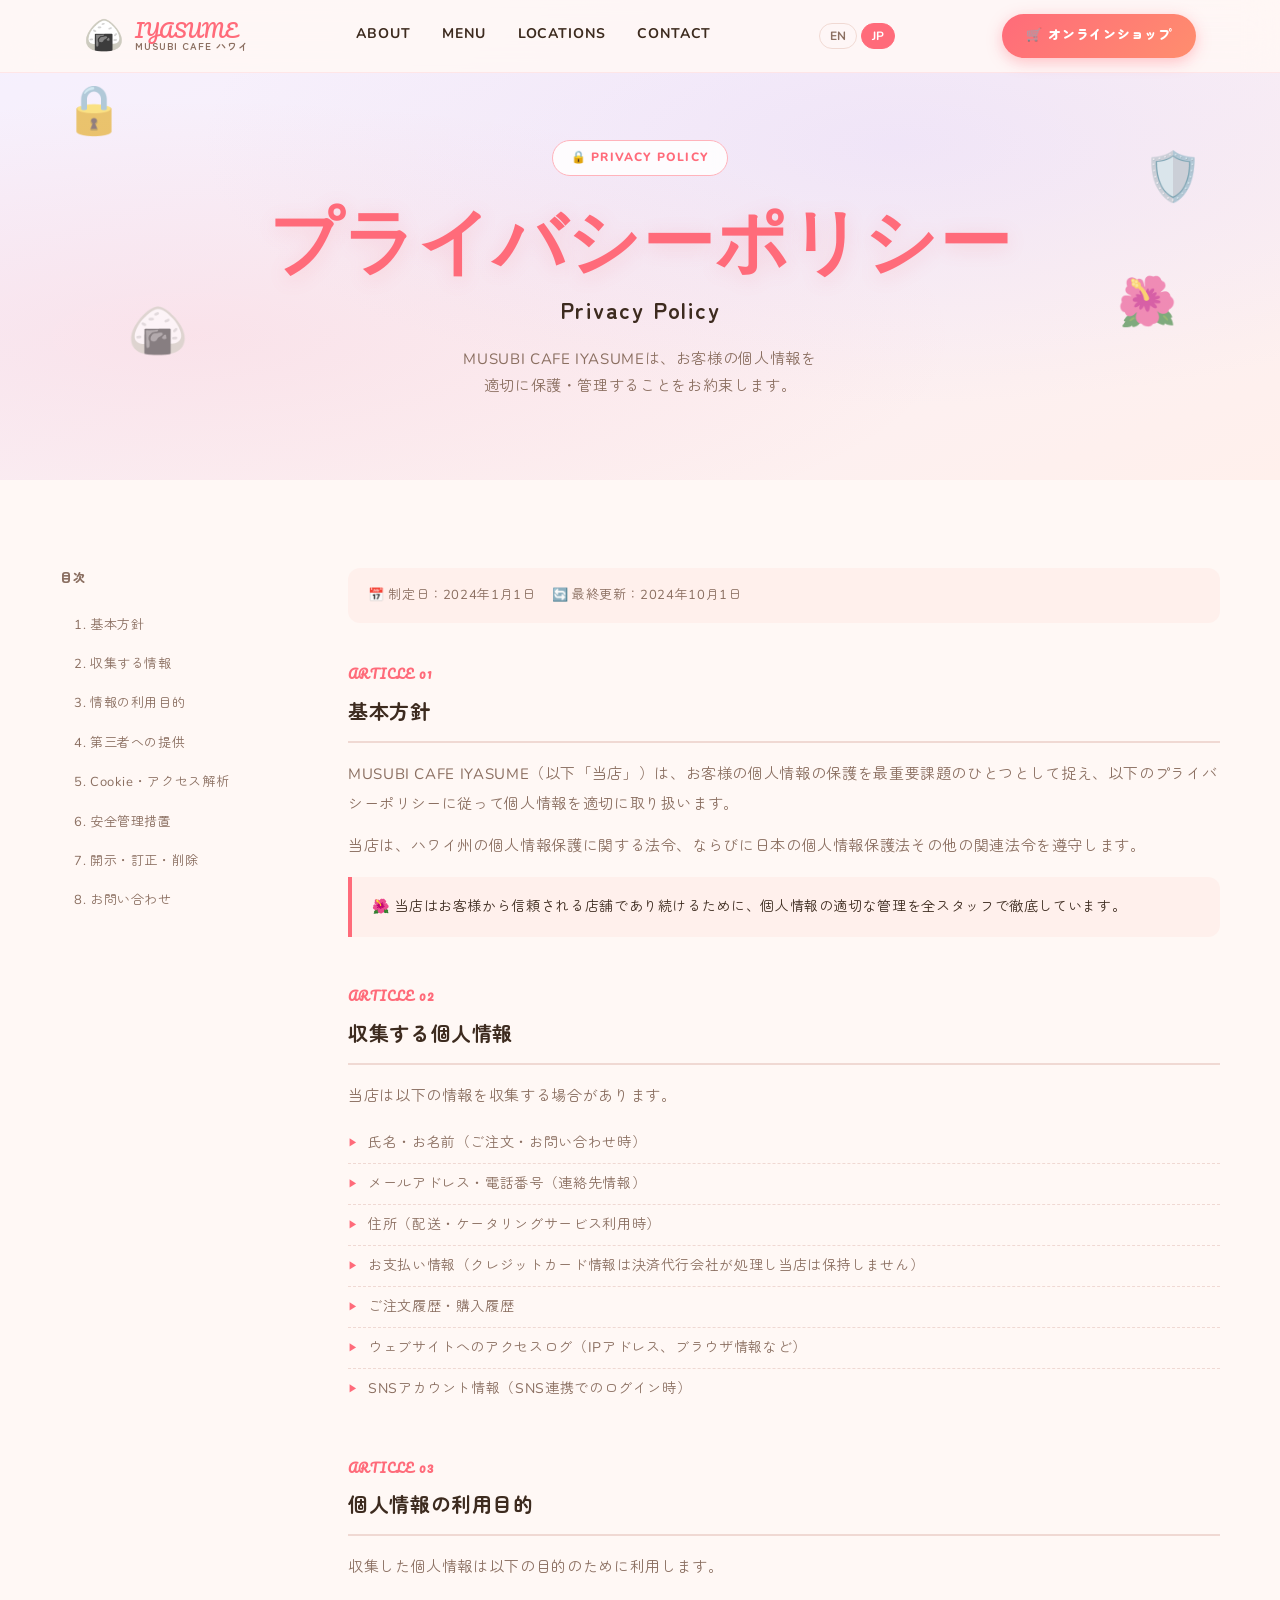
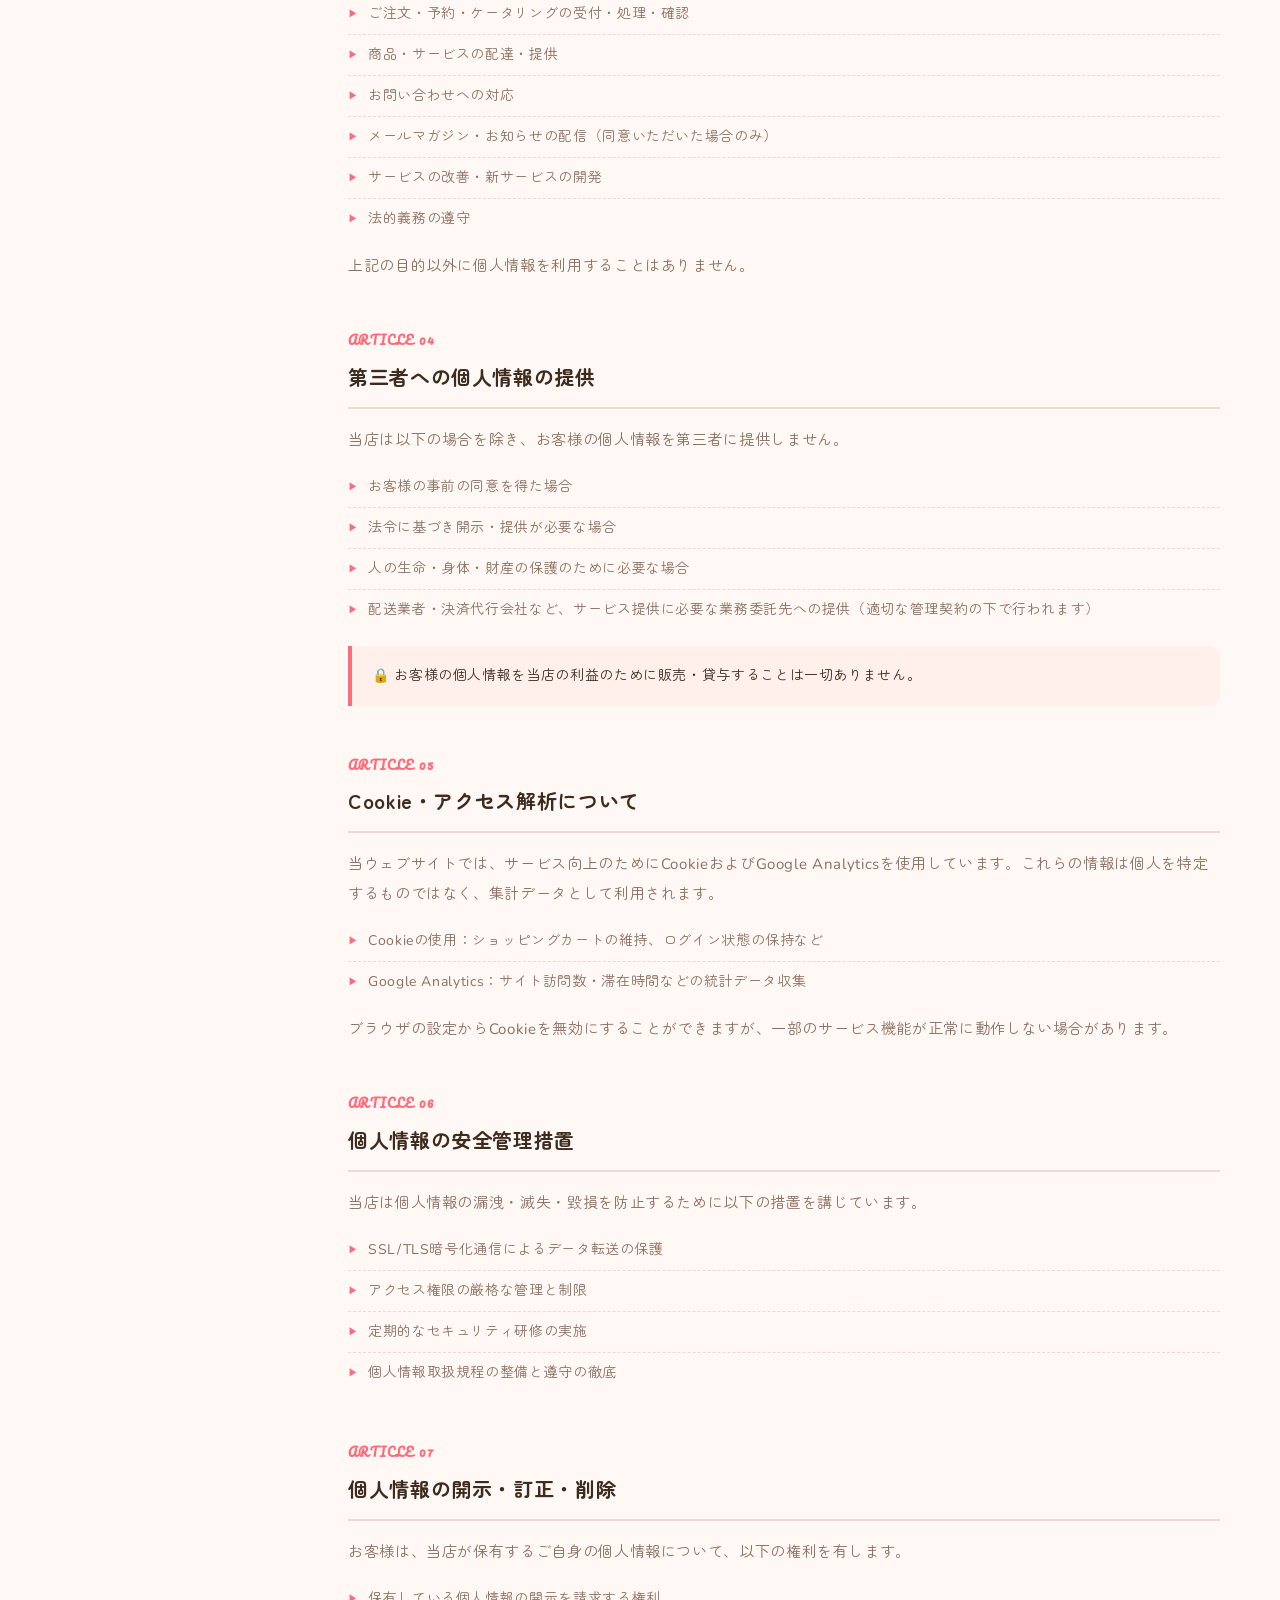
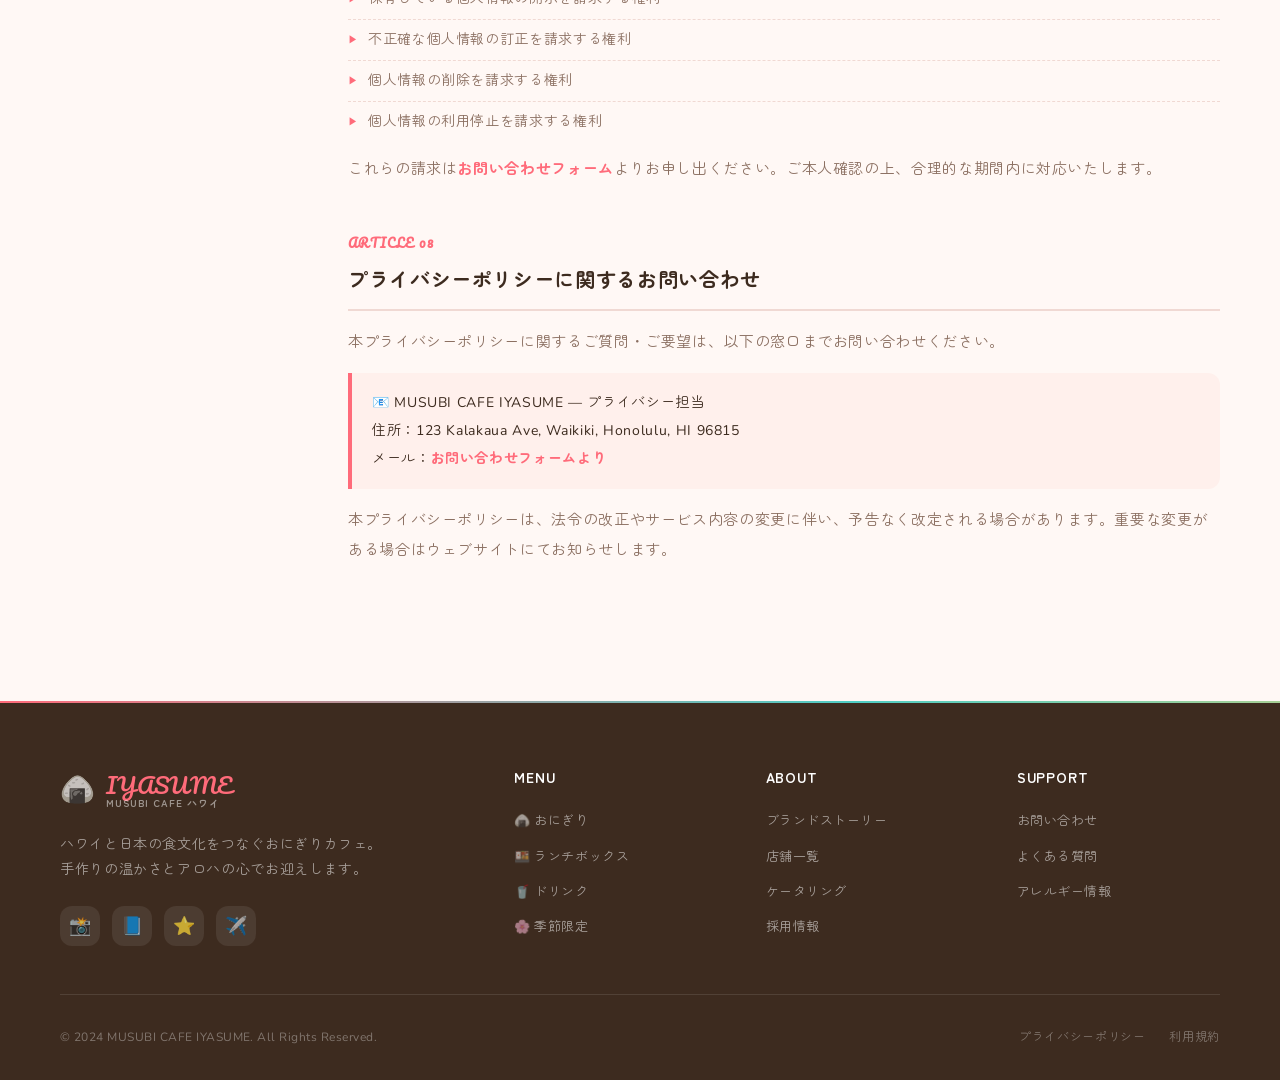
<file: privacy.html>
<!DOCTYPE html>
<html lang="ja">
<head>
  <meta charset="UTF-8">
  <meta name="viewport" content="width=device-width, initial-scale=1.0">
  <title>プライバシーポリシー | MUSUBI CAFE IYASUME</title>
  <link rel="icon" href="favicon.svg" type="image/svg+xml">
  <link rel="preconnect" href="https://fonts.googleapis.com">
  <link rel="preconnect" href="https://fonts.gstatic.com" crossorigin>
  <link href="https://fonts.googleapis.com/css2?family=Nunito:wght@400;600;700;800;900&family=Pacifico&family=Zen+Maru+Gothic:wght@400;500;700&family=Noto+Serif+JP:wght@400;700&display=swap" rel="stylesheet">
  <link rel="stylesheet" href="style.css">
  <style>
    .privacy-hero-bg {
      position: absolute; inset: 0;
      background: linear-gradient(160deg, #F5F0FF 0%, #FFF0EC 100%);
    }
    .privacy-hero-bg::after {
      content: '';
      position: absolute; inset: 0;
      background: radial-gradient(ellipse at 70% 30%, rgba(200,184,255,0.2) 0%, transparent 55%),
                  radial-gradient(ellipse at 15% 70%, rgba(255,107,122,0.1) 0%, transparent 50%);
    }

    /* ---- Policy Layout ---- */
    .policy-layout {
      display: grid;
      grid-template-columns: 240px 1fr;
      gap: 48px;
      align-items: flex-start;
    }
    .policy-toc {
      position: sticky;
      top: 96px;
    }
    .policy-toc-title {
      font-size: 12px;
      font-weight: 800;
      letter-spacing: 0.1em;
      color: var(--text-sub);
      text-transform: uppercase;
      margin-bottom: 16px;
    }
    .policy-toc-list { list-style: none; }
    .policy-toc-item a {
      display: block;
      padding: 8px 12px;
      border-radius: 10px;
      font-size: 13px;
      color: var(--text-sub);
      transition: all 0.2s;
      border-left: 2px solid transparent;
    }
    .policy-toc-item a:hover,
    .policy-toc-item a.active {
      background: var(--surface-alt);
      color: var(--coral);
      border-left-color: var(--coral);
    }

    /* ---- Policy Content ---- */
    .policy-meta {
      display: flex;
      gap: 16px;
      align-items: center;
      margin-bottom: 40px;
      padding: 16px 20px;
      background: var(--surface-alt);
      border-radius: 12px;
      font-size: 13px;
      color: var(--text-sub);
    }
    .policy-meta-item { display: flex; align-items: center; gap: 6px; }

    .policy-section { margin-bottom: 48px; scroll-margin-top: 96px; }
    .policy-section-num {
      font-family: var(--font-display);
      font-size: 12px;
      color: var(--coral);
      font-weight: 900;
      letter-spacing: 0.1em;
      margin-bottom: 8px;
    }
    .policy-section-title {
      font-family: "Zen Maru Gothic", sans-serif;
      font-size: 20px;
      font-weight: 700;
      color: var(--text);
      margin-bottom: 16px;
      padding-bottom: 12px;
      border-bottom: 2px solid var(--border);
    }
    .policy-text {
      font-size: 15px;
      color: var(--text-sub);
      line-height: 2;
    }
    .policy-text p { margin-bottom: 12px; }
    .policy-text ul {
      list-style: none;
      margin: 12px 0;
    }
    .policy-text ul li {
      padding: 6px 0 6px 20px;
      position: relative;
      font-size: 14px;
      border-bottom: 1px dashed var(--border);
    }
    .policy-text ul li:last-child { border-bottom: none; }
    .policy-text ul li::before {
      content: '▶';
      position: absolute;
      left: 0;
      color: var(--coral);
      font-size: 10px;
      top: 10px;
    }
    .policy-highlight {
      background: var(--surface-alt);
      border-left: 4px solid var(--coral);
      border-radius: 0 12px 12px 0;
      padding: 16px 20px;
      margin: 16px 0;
      font-size: 14px;
      color: var(--text);
    }

    @media (max-width: 1024px) {
      .policy-layout { grid-template-columns: 1fr; }
      .policy-toc { display: none; }
    }
  </style>
</head>
<body>
  <div class="particles" id="particles"></div>
  <header id="header"></header>

  <!-- Hero -->
  <div class="page-hero">
    <div class="privacy-hero-bg page-hero-bg"></div>
    <div class="page-hero-floats">
      <span class="page-hero-float" style="top:14%;left:5%;animation-duration:7s">🔒</span>
      <span class="page-hero-float" style="top:28%;right:6%;animation-duration:6s;animation-delay:-2s">🛡️</span>
      <span class="page-hero-float" style="bottom:22%;left:10%;animation-duration:8s;animation-delay:-5s">🍙</span>
      <span class="page-hero-float" style="bottom:28%;right:8%;animation-duration:5s;animation-delay:-3s">🌺</span>
    </div>
    <div class="page-hero-content reveal">
      <div class="page-hero-tag">🔒 PRIVACY POLICY</div>
      <h1 class="page-hero-title">プライバシーポリシー</h1>
      <p class="page-hero-title-jp">Privacy Policy</p>
      <p class="page-hero-desc">MUSUBI CAFE IYASUMEは、お客様の個人情報を<br>適切に保護・管理することをお約束します。</p>
    </div>
  </div>

  <!-- Content -->
  <section class="section">
    <div class="section-inner">
      <div class="policy-layout">

        <!-- TOC -->
        <aside class="policy-toc reveal">
          <div class="policy-toc-title">目次</div>
          <ul class="policy-toc-list">
            <li class="policy-toc-item"><a href="#p1">1. 基本方針</a></li>
            <li class="policy-toc-item"><a href="#p2">2. 収集する情報</a></li>
            <li class="policy-toc-item"><a href="#p3">3. 情報の利用目的</a></li>
            <li class="policy-toc-item"><a href="#p4">4. 第三者への提供</a></li>
            <li class="policy-toc-item"><a href="#p5">5. Cookie・アクセス解析</a></li>
            <li class="policy-toc-item"><a href="#p6">6. 安全管理措置</a></li>
            <li class="policy-toc-item"><a href="#p7">7. 開示・訂正・削除</a></li>
            <li class="policy-toc-item"><a href="#p8">8. お問い合わせ</a></li>
          </ul>
        </aside>

        <!-- Policy Body -->
        <div class="policy-body reveal">
          <div class="policy-meta">
            <div class="policy-meta-item">📅 制定日：2024年1月1日</div>
            <div class="policy-meta-item">🔄 最終更新：2024年10月1日</div>
          </div>

          <div class="policy-section" id="p1">
            <div class="policy-section-num">ARTICLE 01</div>
            <div class="policy-section-title">基本方針</div>
            <div class="policy-text">
              <p>MUSUBI CAFE IYASUME（以下「当店」）は、お客様の個人情報の保護を最重要課題のひとつとして捉え、以下のプライバシーポリシーに従って個人情報を適切に取り扱います。</p>
              <p>当店は、ハワイ州の個人情報保護に関する法令、ならびに日本の個人情報保護法その他の関連法令を遵守します。</p>
              <div class="policy-highlight">
                🌺 当店はお客様から信頼される店舗であり続けるために、個人情報の適切な管理を全スタッフで徹底しています。
              </div>
            </div>
          </div>

          <div class="policy-section" id="p2">
            <div class="policy-section-num">ARTICLE 02</div>
            <div class="policy-section-title">収集する個人情報</div>
            <div class="policy-text">
              <p>当店は以下の情報を収集する場合があります。</p>
              <ul>
                <li>氏名・お名前（ご注文・お問い合わせ時）</li>
                <li>メールアドレス・電話番号（連絡先情報）</li>
                <li>住所（配送・ケータリングサービス利用時）</li>
                <li>お支払い情報（クレジットカード情報は決済代行会社が処理し当店は保持しません）</li>
                <li>ご注文履歴・購入履歴</li>
                <li>ウェブサイトへのアクセスログ（IPアドレス、ブラウザ情報など）</li>
                <li>SNSアカウント情報（SNS連携でのログイン時）</li>
              </ul>
            </div>
          </div>

          <div class="policy-section" id="p3">
            <div class="policy-section-num">ARTICLE 03</div>
            <div class="policy-section-title">個人情報の利用目的</div>
            <div class="policy-text">
              <p>収集した個人情報は以下の目的のために利用します。</p>
              <ul>
                <li>ご注文・予約・ケータリングの受付・処理・確認</li>
                <li>商品・サービスの配達・提供</li>
                <li>お問い合わせへの対応</li>
                <li>メールマガジン・お知らせの配信（同意いただいた場合のみ）</li>
                <li>サービスの改善・新サービスの開発</li>
                <li>法的義務の遵守</li>
              </ul>
              <p>上記の目的以外に個人情報を利用することはありません。</p>
            </div>
          </div>

          <div class="policy-section" id="p4">
            <div class="policy-section-num">ARTICLE 04</div>
            <div class="policy-section-title">第三者への個人情報の提供</div>
            <div class="policy-text">
              <p>当店は以下の場合を除き、お客様の個人情報を第三者に提供しません。</p>
              <ul>
                <li>お客様の事前の同意を得た場合</li>
                <li>法令に基づき開示・提供が必要な場合</li>
                <li>人の生命・身体・財産の保護のために必要な場合</li>
                <li>配送業者・決済代行会社など、サービス提供に必要な業務委託先への提供（適切な管理契約の下で行われます）</li>
              </ul>
              <div class="policy-highlight">
                🔒 お客様の個人情報を当店の利益のために販売・貸与することは一切ありません。
              </div>
            </div>
          </div>

          <div class="policy-section" id="p5">
            <div class="policy-section-num">ARTICLE 05</div>
            <div class="policy-section-title">Cookie・アクセス解析について</div>
            <div class="policy-text">
              <p>当ウェブサイトでは、サービス向上のためにCookieおよびGoogle Analyticsを使用しています。これらの情報は個人を特定するものではなく、集計データとして利用されます。</p>
              <ul>
                <li>Cookieの使用：ショッピングカートの維持、ログイン状態の保持など</li>
                <li>Google Analytics：サイト訪問数・滞在時間などの統計データ収集</li>
              </ul>
              <p>ブラウザの設定からCookieを無効にすることができますが、一部のサービス機能が正常に動作しない場合があります。</p>
            </div>
          </div>

          <div class="policy-section" id="p6">
            <div class="policy-section-num">ARTICLE 06</div>
            <div class="policy-section-title">個人情報の安全管理措置</div>
            <div class="policy-text">
              <p>当店は個人情報の漏洩・滅失・毀損を防止するために以下の措置を講じています。</p>
              <ul>
                <li>SSL/TLS暗号化通信によるデータ転送の保護</li>
                <li>アクセス権限の厳格な管理と制限</li>
                <li>定期的なセキュリティ研修の実施</li>
                <li>個人情報取扱規程の整備と遵守の徹底</li>
              </ul>
            </div>
          </div>

          <div class="policy-section" id="p7">
            <div class="policy-section-num">ARTICLE 07</div>
            <div class="policy-section-title">個人情報の開示・訂正・削除</div>
            <div class="policy-text">
              <p>お客様は、当店が保有するご自身の個人情報について、以下の権利を有します。</p>
              <ul>
                <li>保有している個人情報の開示を請求する権利</li>
                <li>不正確な個人情報の訂正を請求する権利</li>
                <li>個人情報の削除を請求する権利</li>
                <li>個人情報の利用停止を請求する権利</li>
              </ul>
              <p>これらの請求は<a href="contact.html" style="color:var(--coral);font-weight:700">お問い合わせフォーム</a>よりお申し出ください。ご本人確認の上、合理的な期間内に対応いたします。</p>
            </div>
          </div>

          <div class="policy-section" id="p8">
            <div class="policy-section-num">ARTICLE 08</div>
            <div class="policy-section-title">プライバシーポリシーに関するお問い合わせ</div>
            <div class="policy-text">
              <p>本プライバシーポリシーに関するご質問・ご要望は、以下の窓口までお問い合わせください。</p>
              <div class="policy-highlight">
                📧 MUSUBI CAFE IYASUME — プライバシー担当<br>
                住所：123 Kalakaua Ave, Waikiki, Honolulu, HI 96815<br>
                メール：<a href="contact.html" style="color:var(--coral);font-weight:700">お問い合わせフォームより</a>
              </div>
              <p>本プライバシーポリシーは、法令の改正やサービス内容の変更に伴い、予告なく改定される場合があります。重要な変更がある場合はウェブサイトにてお知らせします。</p>
            </div>
          </div>

        </div>
      </div>
    </div>
  </section>

  <footer id="footer"></footer>
  <button id="back-top" aria-label="トップへ戻る">↑</button>
  <script src="components.js"></script>
</body>
</html>
</file>
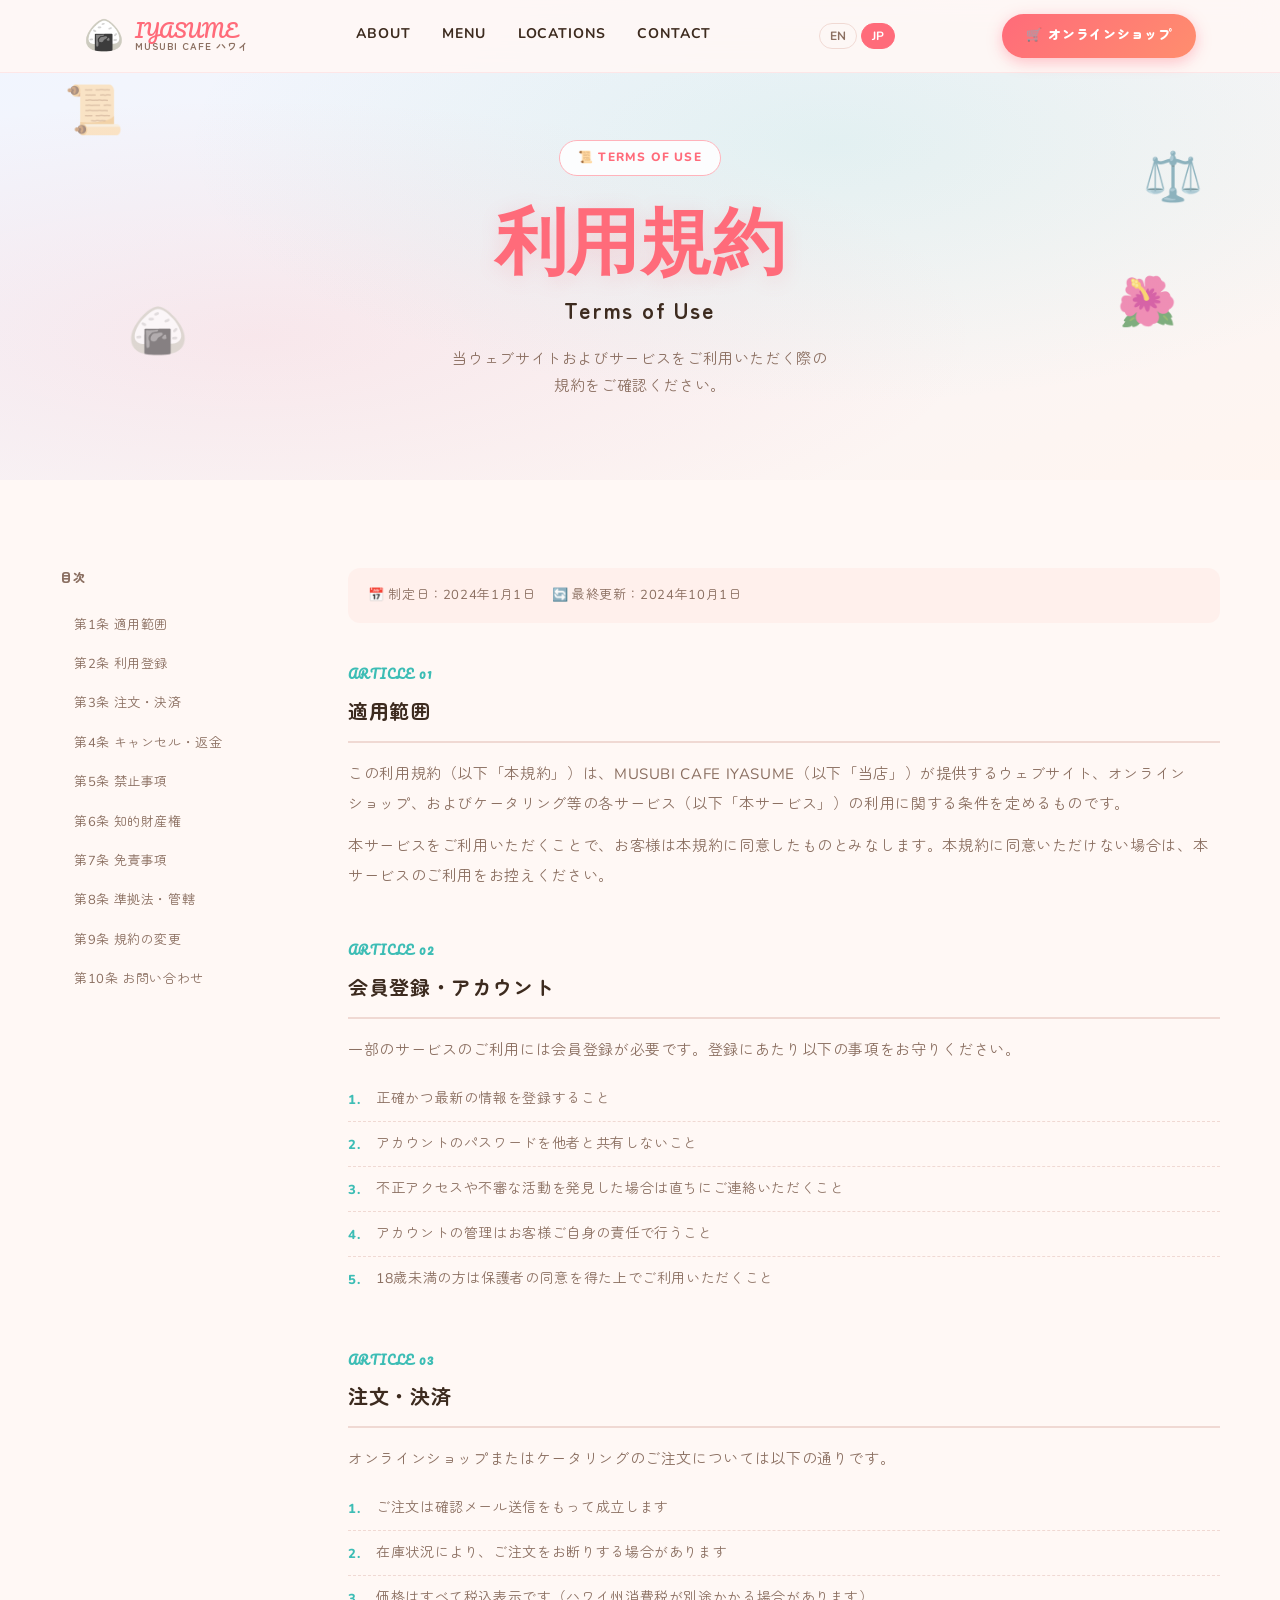
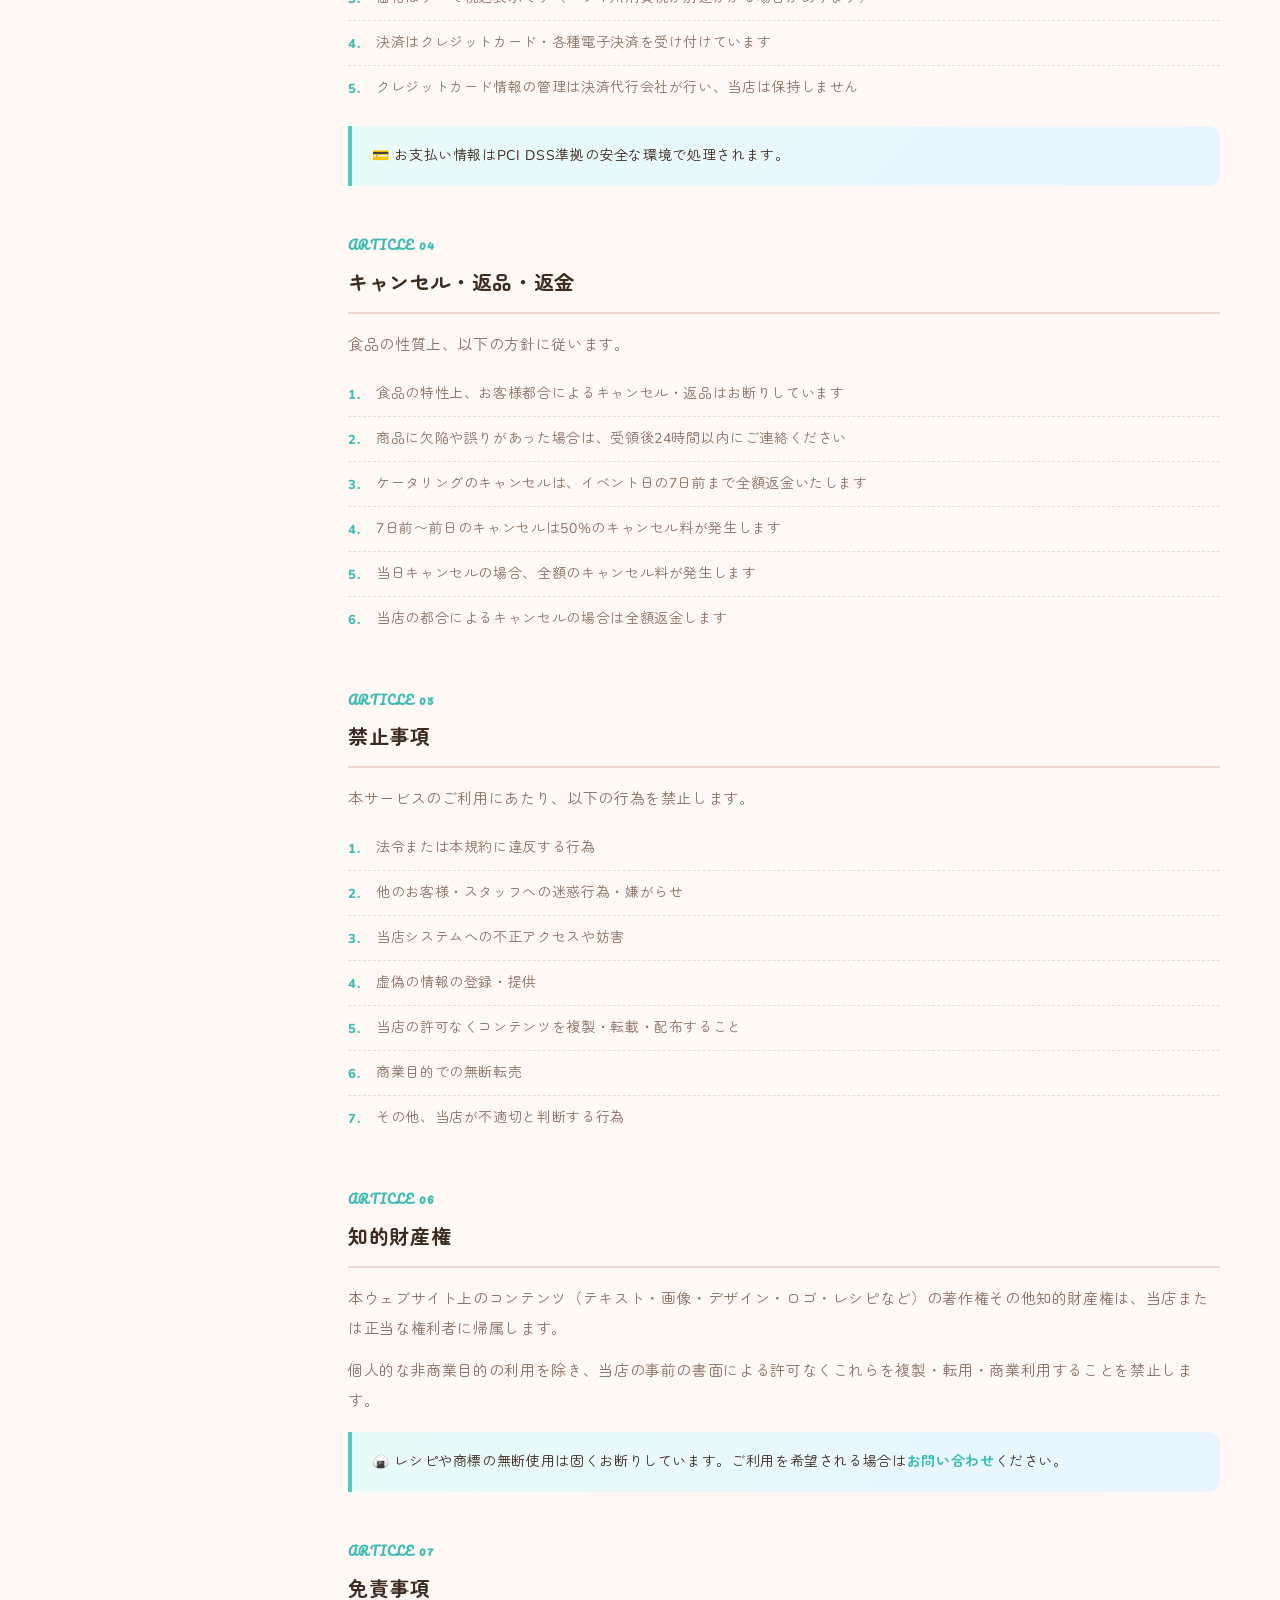
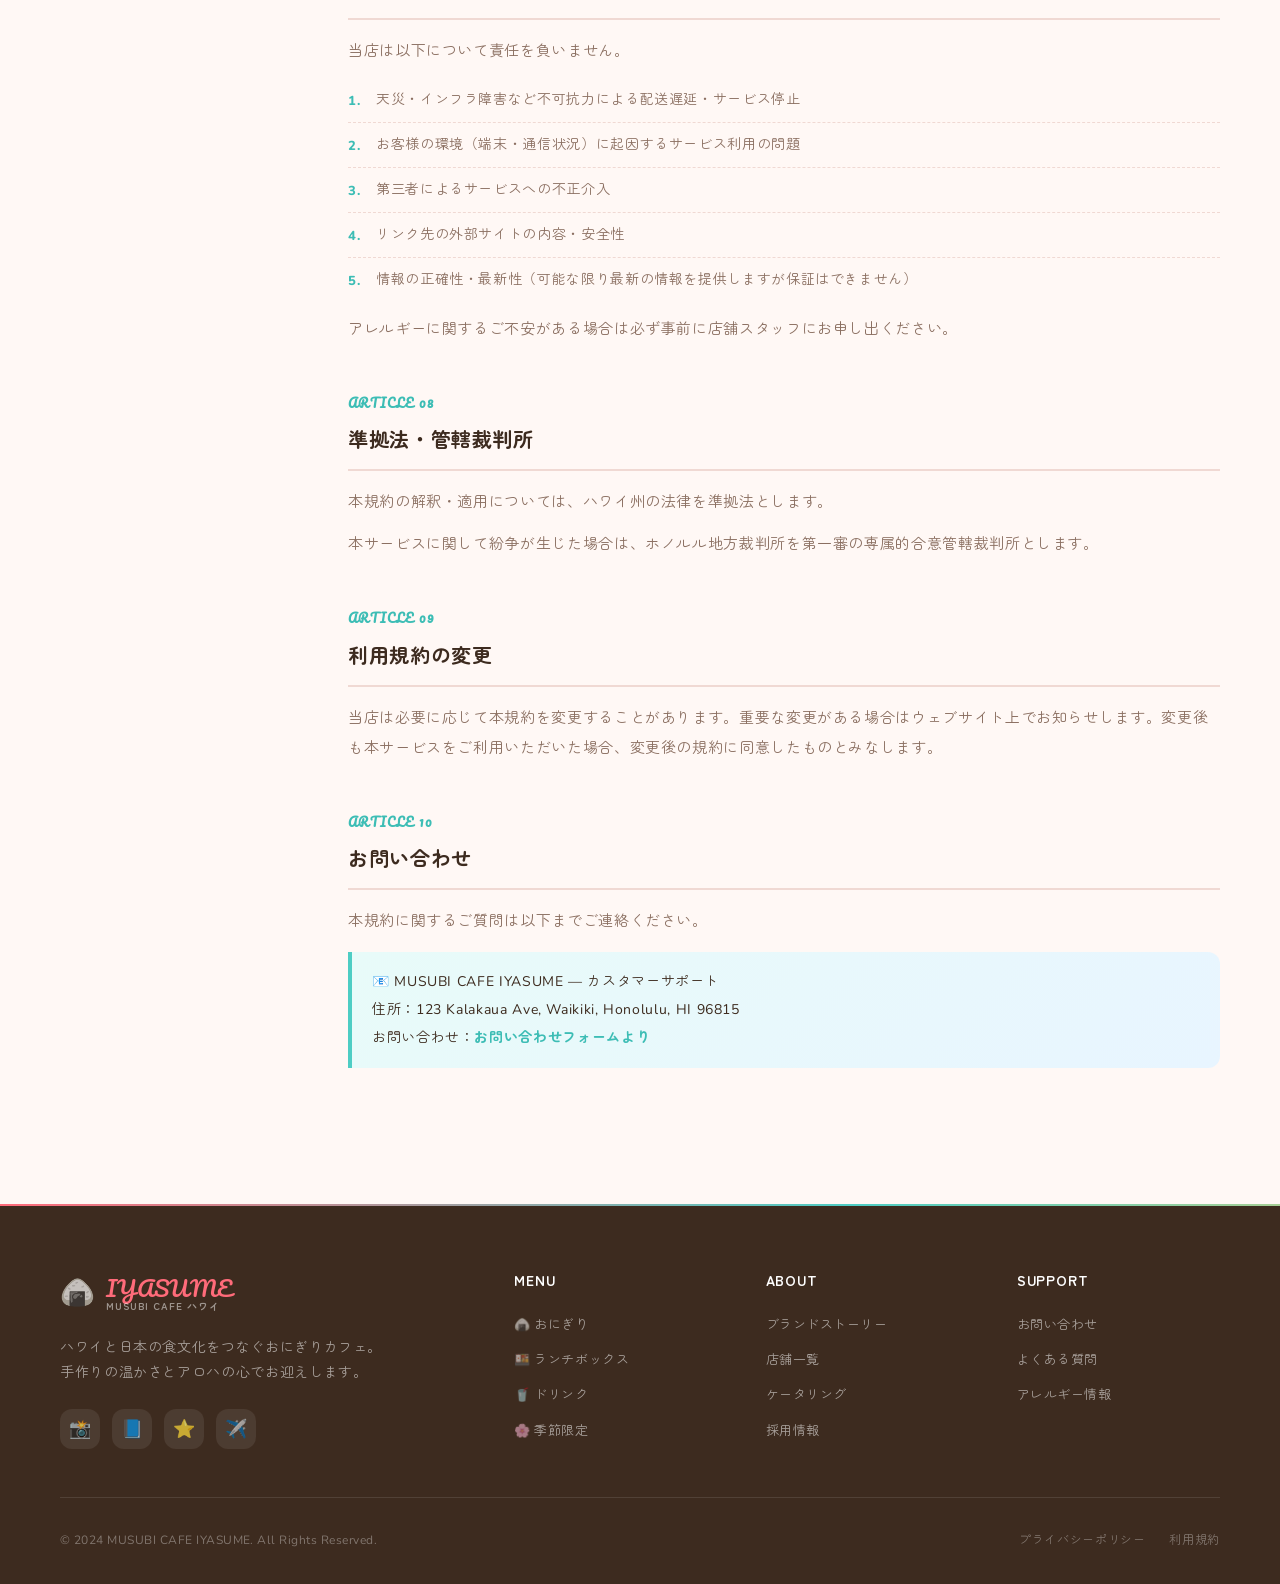
<file: terms.html>
<!DOCTYPE html>
<html lang="ja">
<head>
  <meta charset="UTF-8">
  <meta name="viewport" content="width=device-width, initial-scale=1.0">
  <title>利用規約 | MUSUBI CAFE IYASUME</title>
  <link rel="icon" href="favicon.svg" type="image/svg+xml">
  <link rel="preconnect" href="https://fonts.googleapis.com">
  <link rel="preconnect" href="https://fonts.gstatic.com" crossorigin>
  <link href="https://fonts.googleapis.com/css2?family=Nunito:wght@400;600;700;800;900&family=Pacifico&family=Zen+Maru+Gothic:wght@400;500;700&family=Noto+Serif+JP:wght@400;700&display=swap" rel="stylesheet">
  <link rel="stylesheet" href="style.css">
  <style>
    .terms-hero-bg {
      position: absolute; inset: 0;
      background: linear-gradient(160deg, #F0F5FF 0%, #FFF5F0 100%);
    }
    .terms-hero-bg::after {
      content: '';
      position: absolute; inset: 0;
      background: radial-gradient(ellipse at 65% 30%, rgba(78,205,196,0.12) 0%, transparent 55%),
                  radial-gradient(ellipse at 20% 70%, rgba(255,107,122,0.1) 0%, transparent 50%);
    }

    /* ---- Terms Layout ---- */
    .terms-layout {
      display: grid;
      grid-template-columns: 240px 1fr;
      gap: 48px;
      align-items: flex-start;
    }
    .terms-toc {
      position: sticky;
      top: 96px;
    }
    .terms-toc-title {
      font-size: 12px;
      font-weight: 800;
      letter-spacing: 0.1em;
      color: var(--text-sub);
      text-transform: uppercase;
      margin-bottom: 16px;
    }
    .terms-toc-list { list-style: none; }
    .terms-toc-item a {
      display: block;
      padding: 8px 12px;
      border-radius: 10px;
      font-size: 13px;
      color: var(--text-sub);
      transition: all 0.2s;
      border-left: 2px solid transparent;
    }
    .terms-toc-item a:hover {
      background: var(--surface-alt);
      color: var(--mint-dark);
      border-left-color: var(--mint);
    }

    /* ---- Terms Content ---- */
    .terms-meta {
      display: flex;
      gap: 16px;
      align-items: center;
      margin-bottom: 40px;
      padding: 16px 20px;
      background: var(--surface-alt);
      border-radius: 12px;
      font-size: 13px;
      color: var(--text-sub);
    }
    .terms-section { margin-bottom: 48px; scroll-margin-top: 96px; }
    .terms-section-num {
      font-family: var(--font-display);
      font-size: 12px;
      color: var(--mint-dark);
      font-weight: 900;
      letter-spacing: 0.1em;
      margin-bottom: 8px;
    }
    .terms-section-title {
      font-family: "Zen Maru Gothic", sans-serif;
      font-size: 20px;
      font-weight: 700;
      color: var(--text);
      margin-bottom: 16px;
      padding-bottom: 12px;
      border-bottom: 2px solid var(--border);
    }
    .terms-text {
      font-size: 15px;
      color: var(--text-sub);
      line-height: 2;
    }
    .terms-text p { margin-bottom: 12px; }
    .terms-text ol {
      list-style: none;
      counter-reset: item;
      margin: 12px 0;
    }
    .terms-text ol li {
      counter-increment: item;
      padding: 8px 0 8px 28px;
      position: relative;
      font-size: 14px;
      border-bottom: 1px dashed var(--border);
    }
    .terms-text ol li:last-child { border-bottom: none; }
    .terms-text ol li::before {
      content: counter(item) '.';
      position: absolute;
      left: 0;
      color: var(--mint-dark);
      font-weight: 800;
      font-size: 13px;
      top: 10px;
    }
    .terms-highlight {
      background: linear-gradient(135deg, #E8FBF9, #E8F5FF);
      border-left: 4px solid var(--mint);
      border-radius: 0 12px 12px 0;
      padding: 16px 20px;
      margin: 16px 0;
      font-size: 14px;
      color: var(--text);
    }

    @media (max-width: 1024px) {
      .terms-layout { grid-template-columns: 1fr; }
      .terms-toc { display: none; }
    }
  </style>
</head>
<body>
  <div class="particles" id="particles"></div>
  <header id="header"></header>

  <!-- Hero -->
  <div class="page-hero">
    <div class="terms-hero-bg page-hero-bg"></div>
    <div class="page-hero-floats">
      <span class="page-hero-float" style="top:14%;left:5%;animation-duration:7s">📜</span>
      <span class="page-hero-float" style="top:28%;right:6%;animation-duration:6s;animation-delay:-2s">⚖️</span>
      <span class="page-hero-float" style="bottom:22%;left:10%;animation-duration:8s;animation-delay:-5s">🍙</span>
      <span class="page-hero-float" style="bottom:28%;right:8%;animation-duration:5s;animation-delay:-3s">🌺</span>
    </div>
    <div class="page-hero-content reveal">
      <div class="page-hero-tag">📜 TERMS OF USE</div>
      <h1 class="page-hero-title">利用規約</h1>
      <p class="page-hero-title-jp">Terms of Use</p>
      <p class="page-hero-desc">当ウェブサイトおよびサービスをご利用いただく際の<br>規約をご確認ください。</p>
    </div>
  </div>

  <!-- Content -->
  <section class="section">
    <div class="section-inner">
      <div class="terms-layout">

        <!-- TOC -->
        <aside class="terms-toc reveal">
          <div class="terms-toc-title">目次</div>
          <ul class="terms-toc-list">
            <li class="terms-toc-item"><a href="#t1">第1条 適用範囲</a></li>
            <li class="terms-toc-item"><a href="#t2">第2条 利用登録</a></li>
            <li class="terms-toc-item"><a href="#t3">第3条 注文・決済</a></li>
            <li class="terms-toc-item"><a href="#t4">第4条 キャンセル・返金</a></li>
            <li class="terms-toc-item"><a href="#t5">第5条 禁止事項</a></li>
            <li class="terms-toc-item"><a href="#t6">第6条 知的財産権</a></li>
            <li class="terms-toc-item"><a href="#t7">第7条 免責事項</a></li>
            <li class="terms-toc-item"><a href="#t8">第8条 準拠法・管轄</a></li>
            <li class="terms-toc-item"><a href="#t9">第9条 規約の変更</a></li>
            <li class="terms-toc-item"><a href="#t10">第10条 お問い合わせ</a></li>
          </ul>
        </aside>

        <!-- Terms Body -->
        <div class="terms-body reveal">
          <div class="terms-meta">
            <span>📅 制定日：2024年1月1日</span>
            <span>🔄 最終更新：2024年10月1日</span>
          </div>

          <div class="terms-section" id="t1">
            <div class="terms-section-num">ARTICLE 01</div>
            <div class="terms-section-title">適用範囲</div>
            <div class="terms-text">
              <p>この利用規約（以下「本規約」）は、MUSUBI CAFE IYASUME（以下「当店」）が提供するウェブサイト、オンラインショップ、およびケータリング等の各サービス（以下「本サービス」）の利用に関する条件を定めるものです。</p>
              <p>本サービスをご利用いただくことで、お客様は本規約に同意したものとみなします。本規約に同意いただけない場合は、本サービスのご利用をお控えください。</p>
            </div>
          </div>

          <div class="terms-section" id="t2">
            <div class="terms-section-num">ARTICLE 02</div>
            <div class="terms-section-title">会員登録・アカウント</div>
            <div class="terms-text">
              <p>一部のサービスのご利用には会員登録が必要です。登録にあたり以下の事項をお守りください。</p>
              <ol>
                <li>正確かつ最新の情報を登録すること</li>
                <li>アカウントのパスワードを他者と共有しないこと</li>
                <li>不正アクセスや不審な活動を発見した場合は直ちにご連絡いただくこと</li>
                <li>アカウントの管理はお客様ご自身の責任で行うこと</li>
                <li>18歳未満の方は保護者の同意を得た上でご利用いただくこと</li>
              </ol>
            </div>
          </div>

          <div class="terms-section" id="t3">
            <div class="terms-section-num">ARTICLE 03</div>
            <div class="terms-section-title">注文・決済</div>
            <div class="terms-text">
              <p>オンラインショップまたはケータリングのご注文については以下の通りです。</p>
              <ol>
                <li>ご注文は確認メール送信をもって成立します</li>
                <li>在庫状況により、ご注文をお断りする場合があります</li>
                <li>価格はすべて税込表示です（ハワイ州消費税が別途かかる場合があります）</li>
                <li>決済はクレジットカード・各種電子決済を受け付けています</li>
                <li>クレジットカード情報の管理は決済代行会社が行い、当店は保持しません</li>
              </ol>
              <div class="terms-highlight">
                💳 お支払い情報はPCI DSS準拠の安全な環境で処理されます。
              </div>
            </div>
          </div>

          <div class="terms-section" id="t4">
            <div class="terms-section-num">ARTICLE 04</div>
            <div class="terms-section-title">キャンセル・返品・返金</div>
            <div class="terms-text">
              <p>食品の性質上、以下の方針に従います。</p>
              <ol>
                <li>食品の特性上、お客様都合によるキャンセル・返品はお断りしています</li>
                <li>商品に欠陥や誤りがあった場合は、受領後24時間以内にご連絡ください</li>
                <li>ケータリングのキャンセルは、イベント日の7日前まで全額返金いたします</li>
                <li>7日前〜前日のキャンセルは50%のキャンセル料が発生します</li>
                <li>当日キャンセルの場合、全額のキャンセル料が発生します</li>
                <li>当店の都合によるキャンセルの場合は全額返金します</li>
              </ol>
            </div>
          </div>

          <div class="terms-section" id="t5">
            <div class="terms-section-num">ARTICLE 05</div>
            <div class="terms-section-title">禁止事項</div>
            <div class="terms-text">
              <p>本サービスのご利用にあたり、以下の行為を禁止します。</p>
              <ol>
                <li>法令または本規約に違反する行為</li>
                <li>他のお客様・スタッフへの迷惑行為・嫌がらせ</li>
                <li>当店システムへの不正アクセスや妨害</li>
                <li>虚偽の情報の登録・提供</li>
                <li>当店の許可なくコンテンツを複製・転載・配布すること</li>
                <li>商業目的での無断転売</li>
                <li>その他、当店が不適切と判断する行為</li>
              </ol>
            </div>
          </div>

          <div class="terms-section" id="t6">
            <div class="terms-section-num">ARTICLE 06</div>
            <div class="terms-section-title">知的財産権</div>
            <div class="terms-text">
              <p>本ウェブサイト上のコンテンツ（テキスト・画像・デザイン・ロゴ・レシピなど）の著作権その他知的財産権は、当店または正当な権利者に帰属します。</p>
              <p>個人的な非商業目的の利用を除き、当店の事前の書面による許可なくこれらを複製・転用・商業利用することを禁止します。</p>
              <div class="terms-highlight">
                🍙 レシピや商標の無断使用は固くお断りしています。ご利用を希望される場合は<a href="contact.html" style="color:var(--mint-dark);font-weight:700">お問い合わせ</a>ください。
              </div>
            </div>
          </div>

          <div class="terms-section" id="t7">
            <div class="terms-section-num">ARTICLE 07</div>
            <div class="terms-section-title">免責事項</div>
            <div class="terms-text">
              <p>当店は以下について責任を負いません。</p>
              <ol>
                <li>天災・インフラ障害など不可抗力による配送遅延・サービス停止</li>
                <li>お客様の環境（端末・通信状況）に起因するサービス利用の問題</li>
                <li>第三者によるサービスへの不正介入</li>
                <li>リンク先の外部サイトの内容・安全性</li>
                <li>情報の正確性・最新性（可能な限り最新の情報を提供しますが保証はできません）</li>
              </ol>
              <p>アレルギーに関するご不安がある場合は必ず事前に店舗スタッフにお申し出ください。</p>
            </div>
          </div>

          <div class="terms-section" id="t8">
            <div class="terms-section-num">ARTICLE 08</div>
            <div class="terms-section-title">準拠法・管轄裁判所</div>
            <div class="terms-text">
              <p>本規約の解釈・適用については、ハワイ州の法律を準拠法とします。</p>
              <p>本サービスに関して紛争が生じた場合は、ホノルル地方裁判所を第一審の専属的合意管轄裁判所とします。</p>
            </div>
          </div>

          <div class="terms-section" id="t9">
            <div class="terms-section-num">ARTICLE 09</div>
            <div class="terms-section-title">利用規約の変更</div>
            <div class="terms-text">
              <p>当店は必要に応じて本規約を変更することがあります。重要な変更がある場合はウェブサイト上でお知らせします。変更後も本サービスをご利用いただいた場合、変更後の規約に同意したものとみなします。</p>
            </div>
          </div>

          <div class="terms-section" id="t10">
            <div class="terms-section-num">ARTICLE 10</div>
            <div class="terms-section-title">お問い合わせ</div>
            <div class="terms-text">
              <p>本規約に関するご質問は以下までご連絡ください。</p>
              <div class="terms-highlight">
                📧 MUSUBI CAFE IYASUME — カスタマーサポート<br>
                住所：123 Kalakaua Ave, Waikiki, Honolulu, HI 96815<br>
                お問い合わせ：<a href="contact.html" style="color:var(--mint-dark);font-weight:700">お問い合わせフォームより</a>
              </div>
            </div>
          </div>

        </div>
      </div>
    </div>
  </section>

  <footer id="footer"></footer>
  <button id="back-top" aria-label="トップへ戻る">↑</button>
  <script src="components.js"></script>
</body>
</html>
</file>
<file: style.css>
/* =============================================
   MUSUBI CAFE IYASUME — Shared Styles
   Design System: Coral Pink × Tropical Mint × Zen Maru Gothic
============================================= */

/* Google Fonts は各HTMLで読み込む */

/* =============================================
   CSS Variables
============================================= */
:root {
  --coral:        #FF6B7A;
  --coral-dark:   #E8556A;
  --coral-light:  #FFB3BB;
  --mint:         #4ECDC4;
  --mint-dark:    #3DBDB5;
  --yellow:       #FFD166;
  --success:      #06D6A0;
  --text:         #3D2B1F;
  --text-sub:     #8B6F61;
  --text-muted:   #C4AFA8;
  --border:       #F0D9D3;
  --bg:           #FFF8F5;
  --surface:      #FFFFFF;
  --surface-alt:  #FFF0EC;

  --font-body:    "Nunito", "Zen Maru Gothic", "Hiragino Maru Gothic ProN", "Hiragino Kaku Gothic ProN", Meiryo, sans-serif;
  --font-heading: "Nunito", "Noto Serif JP", "Zen Maru Gothic", "Hiragino Maru Gothic ProN", serif;
  --font-display: "Pacifico", "Nunito", cursive;

  --ease-bounce:  cubic-bezier(0.34, 1.56, 0.64, 1);
  --ease-smooth:  cubic-bezier(0.4, 0, 0.2, 1);
  --ease-enter:   cubic-bezier(0, 0, 0.2, 1);

  --radius-pill:  9999px;
  --radius-card:  24px;
  --radius-input: 16px;
}

/* =============================================
   Reset
============================================= */
*, *::before, *::after { box-sizing: border-box; margin: 0; padding: 0; }
html { scroll-behavior: smooth; }
body {
  font-family: var(--font-body);
  font-size: 16px;
  line-height: 1.8;
  letter-spacing: 0.04em;
  color: var(--text);
  background: var(--bg);
  overflow-x: hidden;
  word-break: break-all;
  overflow-wrap: break-word;
  line-break: strict;
}
img { max-width: 100%; display: block; }
a { text-decoration: none; color: inherit; }
ul { list-style: none; }

@media (prefers-reduced-motion: reduce) {
  *, *::before, *::after {
    animation-duration: 0.01ms !important;
    transition-duration: 0.01ms !important;
  }
}

/* =============================================
   Header
============================================= */
#header {
  position: fixed;
  top: 0; left: 0; right: 0;
  z-index: 100;
  background: rgba(255, 248, 245, 0.9);
  backdrop-filter: blur(16px);
  -webkit-backdrop-filter: blur(16px);
  border-bottom: 1.5px solid rgba(255, 107, 122, 0.12);
  transition: box-shadow 0.3s var(--ease-smooth), background 0.3s;
}
#header.scrolled {
  box-shadow: 0 4px 24px rgba(255, 107, 122, 0.12);
  background: rgba(255, 248, 245, 0.97);
}
.header-inner {
  max-width: 1160px;
  margin: 0 auto;
  padding: 0 24px;
  height: 72px;
  display: flex;
  align-items: center;
  justify-content: space-between;
  gap: 24px;
}
.logo {
  display: flex;
  align-items: center;
  gap: 10px;
  flex-shrink: 0;
}
.logo-icon {
  font-size: 32px;
  animation: logoFloat 3s ease-in-out infinite;
}
@keyframes logoFloat {
  0%, 100% { transform: translateY(0) rotate(0deg); }
  50%       { transform: translateY(-4px) rotate(3deg); }
}
.logo-text { display: flex; flex-direction: column; line-height: 1.1; }
.logo-main { font-family: var(--font-display); font-size: 18px; color: var(--coral); letter-spacing: 0.02em; }
.logo-sub  { font-family: "Zen Maru Gothic", sans-serif; font-size: 10px; font-weight: 700; color: var(--text-sub); letter-spacing: 0.1em; }

.nav { display: flex; align-items: center; gap: 32px; }
.nav-link {
  position: relative;
  font-weight: 700;
  font-size: 14px;
  letter-spacing: 0.06em;
  color: var(--text);
  padding-bottom: 4px;
  transition: color 0.2s var(--ease-smooth);
  white-space: nowrap;
}
.nav-link::after {
  content: '';
  position: absolute;
  bottom: 0; left: 50%;
  transform: translateX(-50%);
  width: 0; height: 2px;
  background: linear-gradient(90deg, var(--coral), var(--mint));
  border-radius: var(--radius-pill);
  transition: width 0.35s var(--ease-bounce);
}
.nav-link:hover { color: var(--coral); }
.nav-link:hover::after,
.nav-link.active::after { width: 100%; }

.header-cta {
  background: linear-gradient(135deg, var(--coral), #FF8E6E);
  color: #fff;
  padding: 10px 24px;
  border-radius: var(--radius-pill);
  font-size: 13px;
  font-weight: 800;
  letter-spacing: 0.06em;
  box-shadow: 0 4px 15px rgba(255,107,122,0.4);
  transition: all 0.3s var(--ease-bounce);
  white-space: nowrap;
}
.header-cta:hover {
  transform: translateY(-3px) scale(1.04);
  box-shadow: 0 8px 25px rgba(255,107,122,0.5);
}

.lang-switch { display: flex; gap: 4px; }
.lang-btn {
  padding: 4px 10px;
  border-radius: var(--radius-pill);
  font-size: 12px;
  font-weight: 700;
  cursor: pointer;
  border: 1.5px solid var(--border);
  background: transparent;
  color: var(--text-sub);
  font-family: var(--font-body);
  transition: all 0.2s var(--ease-smooth);
}
.lang-btn.active, .lang-btn:hover {
  background: var(--coral);
  border-color: var(--coral);
  color: #fff;
}

.hamburger {
  display: none;
  flex-direction: column;
  gap: 5px;
  cursor: pointer;
  padding: 8px;
  border: none;
  background: none;
}
.hamburger span {
  display: block;
  width: 24px; height: 2.5px;
  background: var(--coral);
  border-radius: 2px;
  transition: all 0.3s var(--ease-smooth);
}
.mobile-menu {
  display: none;
  position: fixed;
  inset: 72px 0 0 0;
  background: #FFF8F5;           /* 完全不透明 — ヒーロー背景との干渉を防ぐ */
  border-top: 2px solid var(--border);
  box-shadow: 0 8px 32px rgba(255,107,122,0.12);
  z-index: 99;
  padding: 32px 24px 48px;
  flex-direction: column;
  gap: 8px;
  transform: translateX(100%);
  transition: transform 0.4s var(--ease-bounce);
  overflow-y: auto;
}
.mobile-menu.open { transform: translateX(0); }
.mobile-menu .nav-link {
  font-size: 18px;
  padding: 14px 0;
  border-bottom: 1px solid var(--border);
  color: var(--text);
  display: block;
}

/* =============================================
   Page Hero (subpage用 小型ヒーロー)
============================================= */
.page-hero {
  padding: 140px 24px 80px;
  text-align: center;
  position: relative;
  overflow: hidden;
}
.page-hero-bg {
  position: absolute;
  inset: 0;
  z-index: 0;
}
.page-hero-content { position: relative; z-index: 1; }
.page-hero-tag {
  display: inline-flex;
  align-items: center;
  gap: 8px;
  background: rgba(255,255,255,0.85);
  backdrop-filter: blur(8px);
  border: 1.5px solid var(--coral-light);
  padding: 6px 18px;
  border-radius: var(--radius-pill);
  font-size: 12px;
  font-weight: 800;
  color: var(--coral);
  letter-spacing: 0.1em;
  margin-bottom: 20px;
}
.page-hero-title {
  font-family: var(--font-display);
  font-size: clamp(40px, 7vw, 72px);
  color: var(--coral);
  line-height: 1.15;
  margin-bottom: 12px;
  text-shadow: 0 4px 20px rgba(255,107,122,0.2);
}
.page-hero-title-jp {
  font-family: "Zen Maru Gothic", sans-serif;
  font-size: clamp(16px, 2.5vw, 22px);
  font-weight: 700;
  color: var(--text);
  letter-spacing: 0.08em;
  margin-bottom: 16px;
}
.page-hero-desc {
  font-size: 15px;
  color: var(--text-sub);
  max-width: 560px;
  margin: 0 auto;
}
.page-hero-floats {
  position: absolute;
  inset: 0;
  pointer-events: none;
}
.page-hero-float {
  position: absolute;
  font-size: clamp(24px, 4vw, 48px);
  opacity: 0.6;
  animation: heroFloat linear infinite;
}
@keyframes heroFloat {
  0%, 100% { transform: translateY(0) rotate(-8deg); }
  50%       { transform: translateY(-16px) rotate(8deg); }
}

/* =============================================
   Section共通
============================================= */
.section { padding: 88px 24px; position: relative; }
.section-inner { max-width: 1160px; margin: 0 auto; }
.section-tag {
  display: inline-flex;
  align-items: center;
  gap: 8px;
  background: rgba(255,107,122,0.1);
  color: var(--coral);
  padding: 6px 18px;
  border-radius: var(--radius-pill);
  font-size: 12px;
  font-weight: 800;
  letter-spacing: 0.1em;
  margin-bottom: 16px;
}
.section-title {
  font-family: var(--font-heading);
  font-size: clamp(26px, 3.5vw, 38px);
  font-weight: 700;
  line-height: 1.35;
  letter-spacing: 0.05em;
  color: var(--text);
  margin-bottom: 12px;
  font-feature-settings: "palt" 1;
}
.section-title-en {
  font-family: var(--font-display);
  font-size: clamp(14px, 2vw, 18px);
  color: var(--coral);
  letter-spacing: 0.04em;
  margin-bottom: 48px;
}
.text-center { text-align: center; }

/* =============================================
   Buttons
============================================= */
.btn-primary {
  display: inline-flex;
  align-items: center;
  gap: 8px;
  background: linear-gradient(135deg, var(--coral), #FF8E6E);
  color: #fff;
  padding: 14px 32px;
  border-radius: var(--radius-pill);
  font-size: 15px;
  font-weight: 800;
  letter-spacing: 0.06em;
  box-shadow: 0 6px 20px rgba(255,107,122,0.4);
  transition: all 0.35s var(--ease-bounce);
  border: none;
  cursor: pointer;
  font-family: var(--font-body);
}
.btn-primary:hover {
  transform: translateY(-4px) scale(1.04);
  box-shadow: 0 12px 32px rgba(255,107,122,0.5);
}
.btn-primary:active { transform: translateY(0) scale(0.98); }

.btn-secondary {
  display: inline-flex;
  align-items: center;
  gap: 8px;
  background: transparent;
  color: var(--coral);
  padding: 12px 28px;
  border-radius: var(--radius-pill);
  font-size: 15px;
  font-weight: 800;
  letter-spacing: 0.06em;
  border: 2px solid var(--coral);
  transition: all 0.3s var(--ease-bounce);
  cursor: pointer;
  font-family: var(--font-body);
}
.btn-secondary:hover {
  background: var(--coral);
  color: #fff;
  transform: translateY(-3px);
  box-shadow: 0 8px 24px rgba(255,107,122,0.4);
}

.btn-mint {
  display: inline-flex;
  align-items: center;
  gap: 8px;
  background: var(--mint);
  color: #fff;
  padding: 12px 28px;
  border-radius: var(--radius-pill);
  font-size: 15px;
  font-weight: 800;
  letter-spacing: 0.06em;
  transition: all 0.3s var(--ease-bounce);
  border: none;
  cursor: pointer;
  font-family: var(--font-body);
}
.btn-mint:hover {
  background: var(--mint-dark);
  transform: translateY(-3px);
  box-shadow: 0 8px 24px rgba(78,205,196,0.4);
}

/* =============================================
   Cards
============================================= */
.card {
  background: var(--surface);
  border: 1.5px solid var(--border);
  border-radius: var(--radius-card);
  overflow: hidden;
  transition: all 0.4s var(--ease-bounce);
}
.card:hover {
  transform: translateY(-8px) rotate(0.4deg);
  box-shadow: 0 20px 48px rgba(255,107,122,0.18);
  border-color: var(--coral);
}

/* Badges */
.badge {
  display: inline-block;
  padding: 3px 12px;
  border-radius: var(--radius-pill);
  font-size: 11px;
  font-weight: 800;
  letter-spacing: 0.06em;
}
.badge-coral   { background: var(--coral); color: #fff; }
.badge-mint    { background: var(--mint); color: #fff; animation: badgePulse 2s ease-in-out infinite; }
.badge-yellow  { background: var(--yellow); color: var(--text); }
.badge-success { background: var(--success); color: #fff; }

@keyframes badgePulse {
  0%, 100% { transform: scale(1); }
  50%       { transform: scale(1.08); }
}

/* =============================================
   Inputs
============================================= */
.input, .textarea, .select {
  width: 100%;
  background: var(--surface);
  border: 2px solid var(--border);
  border-radius: var(--radius-input);
  padding: 14px 20px;
  font-size: 16px;
  font-family: var(--font-body);
  letter-spacing: 0.04em;
  color: var(--text);
  transition: border-color 0.2s, box-shadow 0.2s;
}
.input:focus, .textarea:focus, .select:focus {
  border-color: var(--coral);
  box-shadow: 0 0 0 4px rgba(255,107,122,0.15);
  outline: none;
}
.input::placeholder, .textarea::placeholder { color: var(--text-muted); }
.textarea { resize: vertical; min-height: 140px; }
.select { appearance: none; cursor: pointer; }
.form-label {
  display: block;
  font-size: 14px;
  font-weight: 700;
  color: var(--text);
  margin-bottom: 8px;
  letter-spacing: 0.04em;
}
.form-group { margin-bottom: 24px; }

/* =============================================
   Scroll Reveal
============================================= */
.reveal {
  opacity: 0;
  transform: translateY(32px);
  transition: opacity 0.7s var(--ease-enter), transform 0.7s var(--ease-enter);
}
.reveal.is-visible { opacity: 1; transform: translateY(0); }
.reveal-delay-1 { transition-delay: 0.1s; }
.reveal-delay-2 { transition-delay: 0.2s; }
.reveal-delay-3 { transition-delay: 0.3s; }
.reveal-delay-4 { transition-delay: 0.4s; }
.reveal-delay-5 { transition-delay: 0.5s; }
.reveal-delay-6 { transition-delay: 0.6s; }

/* =============================================
   News Ticker
============================================= */
.news-ticker { background: var(--coral); padding: 12px 0; overflow: hidden; }
.news-ticker-inner {
  display: flex;
  align-items: center;
  white-space: nowrap;
  animation: tickerScroll 30s linear infinite;
}
.news-ticker-inner:hover { animation-play-state: paused; }
.ticker-label {
  display: inline-flex;
  align-items: center;
  gap: 6px;
  background: rgba(255,255,255,0.2);
  padding: 4px 16px;
  border-radius: var(--radius-pill);
  font-size: 12px;
  font-weight: 800;
  color: #fff;
  letter-spacing: 0.1em;
  margin-right: 32px;
  flex-shrink: 0;
}
.ticker-item {
  display: inline-flex;
  align-items: center;
  gap: 8px;
  color: #fff;
  font-size: 14px;
  font-weight: 700;
  letter-spacing: 0.04em;
  padding-right: 48px;
  flex-shrink: 0;
}
.ticker-item::before { content: '🌺'; }
@keyframes tickerScroll {
  from { transform: translateX(0); }
  to   { transform: translateX(-50%); }
}

/* =============================================
   Highlight Banner
============================================= */
.highlight-banner {
  background: linear-gradient(135deg, var(--coral), #FF8E6E 50%, var(--mint));
  padding: 72px 24px;
  text-align: center;
  position: relative;
  overflow: hidden;
}
.highlight-banner::before {
  content: '';
  position: absolute;
  inset: 0;
  background: url("data:image/svg+xml,%3Csvg width='60' height='60' viewBox='0 0 60 60' xmlns='http://www.w3.org/2000/svg'%3E%3Cg fill='%23ffffff' fill-opacity='0.08'%3E%3Ccircle cx='30' cy='30' r='4'/%3E%3C/g%3E%3C/svg%3E");
}
.highlight-banner .section-inner { position: relative; }
.highlight-title { font-family: var(--font-display); font-size: clamp(28px, 4.5vw, 52px); color: #fff; margin-bottom: 12px; }
.highlight-desc  { color: rgba(255,255,255,0.9); font-size: 17px; margin-bottom: 36px; max-width: 520px; margin-left: auto; margin-right: auto; }
.btn-white {
  display: inline-flex;
  align-items: center;
  gap: 8px;
  background: #fff;
  color: var(--coral);
  padding: 16px 40px;
  border-radius: var(--radius-pill);
  font-size: 16px;
  font-weight: 800;
  letter-spacing: 0.06em;
  box-shadow: 0 8px 24px rgba(0,0,0,0.15);
  transition: all 0.35s var(--ease-bounce);
}
.btn-white:hover {
  transform: translateY(-4px) scale(1.04);
  box-shadow: 0 16px 40px rgba(0,0,0,0.2);
}

/* =============================================
   Footer
============================================= */
footer {
  background: var(--text);
  color: rgba(255,255,255,0.7);
  padding: 64px 24px 32px;
  position: relative;
  overflow: hidden;
}
footer::before {
  content: '';
  position: absolute;
  top: -2px; left: 0; right: 0;
  height: 4px;
  background: linear-gradient(90deg, var(--coral), var(--mint), var(--yellow), var(--coral));
  background-size: 200%;
  animation: rainbowSlide 4s linear infinite;
}
@keyframes rainbowSlide {
  from { background-position: 0%; }
  to   { background-position: 200%; }
}
.footer-inner { max-width: 1160px; margin: 0 auto; }
.footer-top {
  display: grid;
  grid-template-columns: 2fr 1fr 1fr 1fr;
  gap: 48px;
  margin-bottom: 48px;
}
.footer-logo .logo-main { color: var(--coral); font-size: 22px; }
.footer-logo .logo-sub  { color: rgba(255,255,255,0.5); }
.footer-about { font-size: 14px; line-height: 1.8; margin: 16px 0 24px; color: rgba(255,255,255,0.55); }
.footer-sns { display: flex; gap: 12px; }
.sns-btn {
  width: 40px; height: 40px;
  border-radius: 12px;
  display: flex;
  align-items: center;
  justify-content: center;
  font-size: 18px;
  background: rgba(255,255,255,0.08);
  transition: all 0.25s var(--ease-bounce);
  cursor: pointer;
}
.sns-btn:hover { background: var(--coral); transform: translateY(-3px) scale(1.1); }
.footer-col-title { font-family: "Zen Maru Gothic", sans-serif; font-size: 14px; font-weight: 700; color: #fff; letter-spacing: 0.06em; margin-bottom: 20px; }
.footer-links { display: flex; flex-direction: column; gap: 12px; }
.footer-link { font-size: 13px; color: rgba(255,255,255,0.55); transition: color 0.2s; letter-spacing: 0.04em; }
.footer-link:hover { color: var(--coral); }
.footer-bottom {
  padding-top: 32px;
  border-top: 1px solid rgba(255,255,255,0.1);
  display: flex;
  align-items: center;
  justify-content: space-between;
  flex-wrap: wrap;
  gap: 16px;
}
.footer-copy { font-size: 12px; color: rgba(255,255,255,0.35); letter-spacing: 0.04em; }
.footer-bottom-links { display: flex; gap: 24px; }
.footer-bottom-link { font-size: 12px; color: rgba(255,255,255,0.35); transition: color 0.2s; }
.footer-bottom-link:hover { color: var(--coral); }

/* Back to top */
#back-top {
  position: fixed;
  bottom: 32px; right: 32px;
  width: 52px; height: 52px;
  background: linear-gradient(135deg, var(--coral), #FF8E6E);
  color: #fff;
  border-radius: 50%;
  display: flex;
  align-items: center;
  justify-content: center;
  font-size: 20px;
  cursor: pointer;
  box-shadow: 0 6px 20px rgba(255,107,122,0.4);
  opacity: 0;
  transform: translateY(16px);
  transition: all 0.35s var(--ease-bounce);
  z-index: 50;
  border: none;
}
#back-top.visible { opacity: 1; transform: translateY(0); }
#back-top:hover   { transform: translateY(-4px) scale(1.1); box-shadow: 0 12px 32px rgba(255,107,122,0.5); }

/* =============================================
   Particles
============================================= */
.particles { position: fixed; inset: 0; pointer-events: none; z-index: 0; overflow: hidden; }
.particle {
  position: absolute;
  opacity: 0;
  animation: particleDrift linear infinite;
}
@keyframes particleDrift {
  0%   { transform: translateY(-20px) rotate(0deg); opacity: 0; }
  10%  { opacity: 0.5; }
  90%  { opacity: 0.25; }
  100% { transform: translateY(100vh) rotate(720deg); opacity: 0; }
}

/* =============================================
   Responsive
============================================= */
@media (max-width: 1024px) {
  .footer-top { grid-template-columns: 1fr 1fr; gap: 32px; }
}
@media (max-width: 768px) {
  .section { padding: 64px 20px; }
  .nav, .lang-switch, .header-cta { display: none; }
  .hamburger { display: flex; }
  .mobile-menu { display: flex; }
  .footer-top { grid-template-columns: 1fr; gap: 24px; }
  .page-hero { padding: 110px 20px 60px; }
}
@media (max-width: 480px) {
  .footer-bottom { flex-direction: column; align-items: flex-start; }
}
</file>
